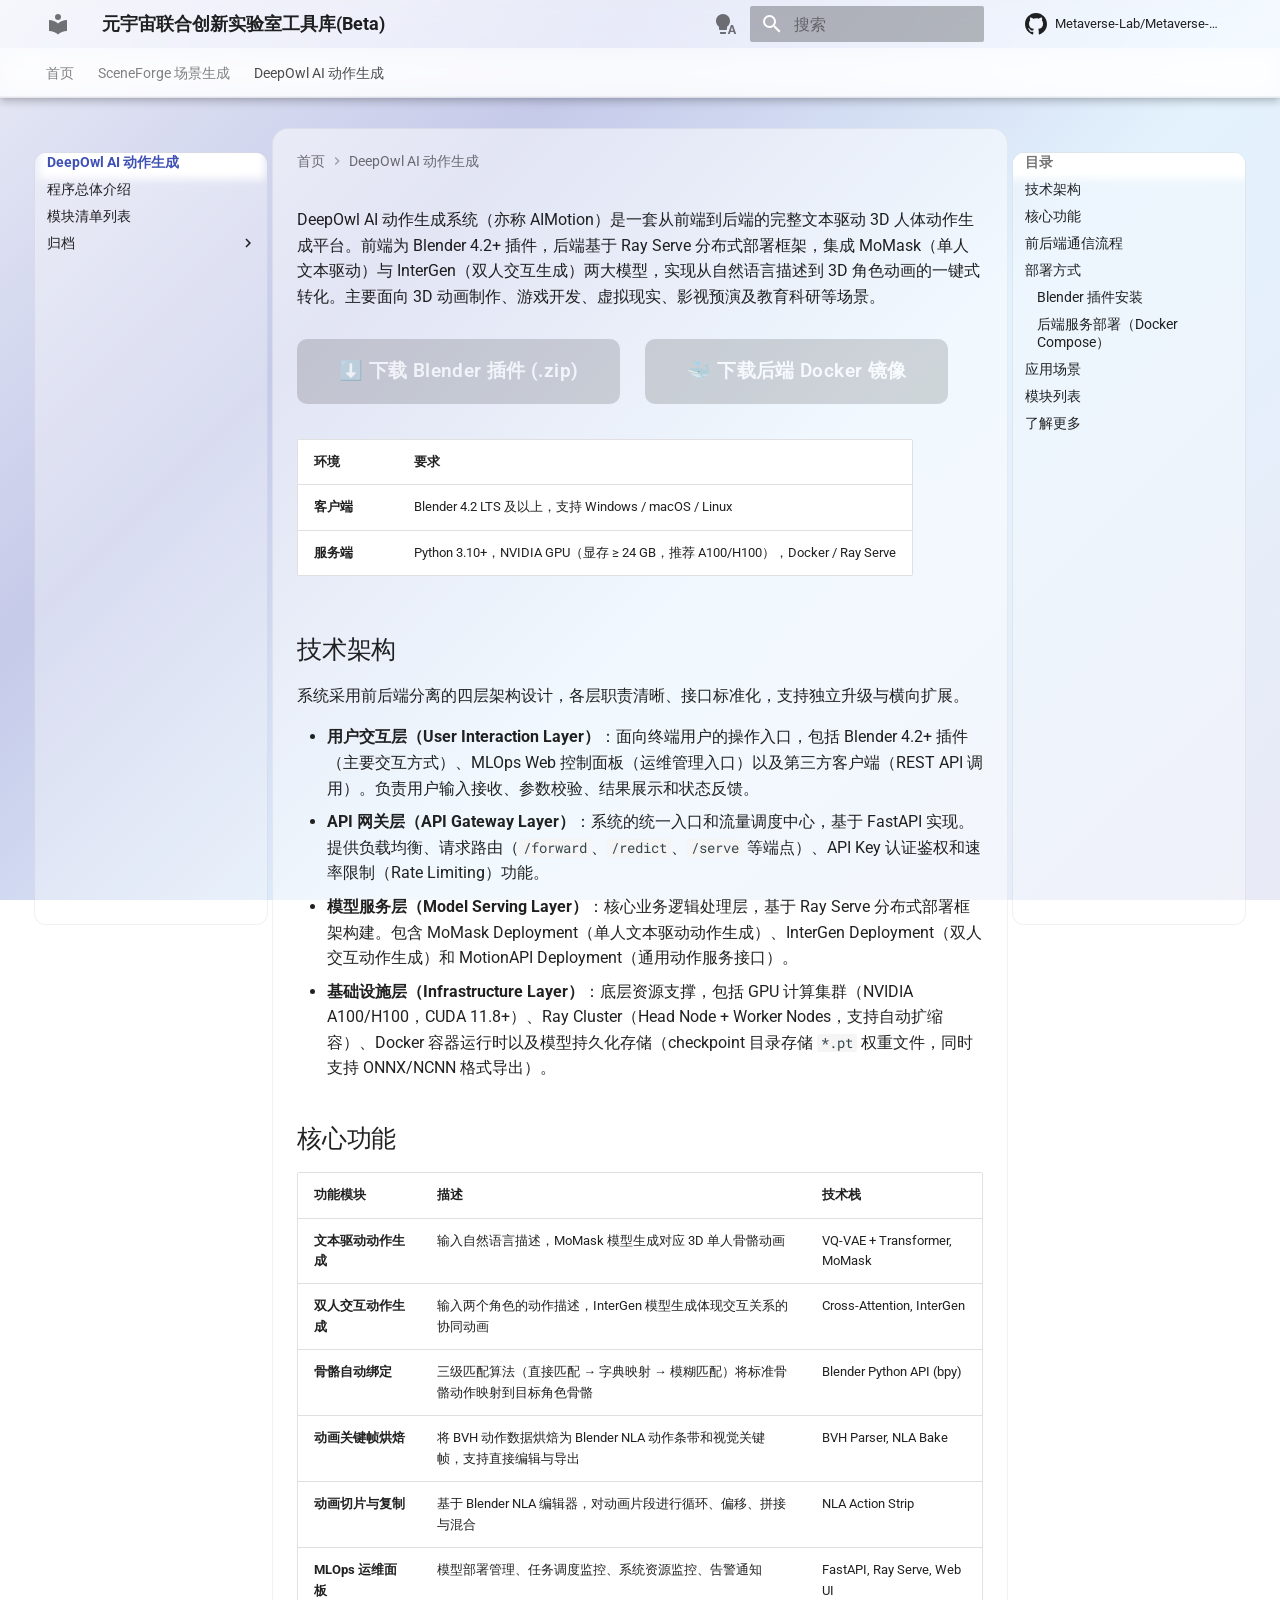
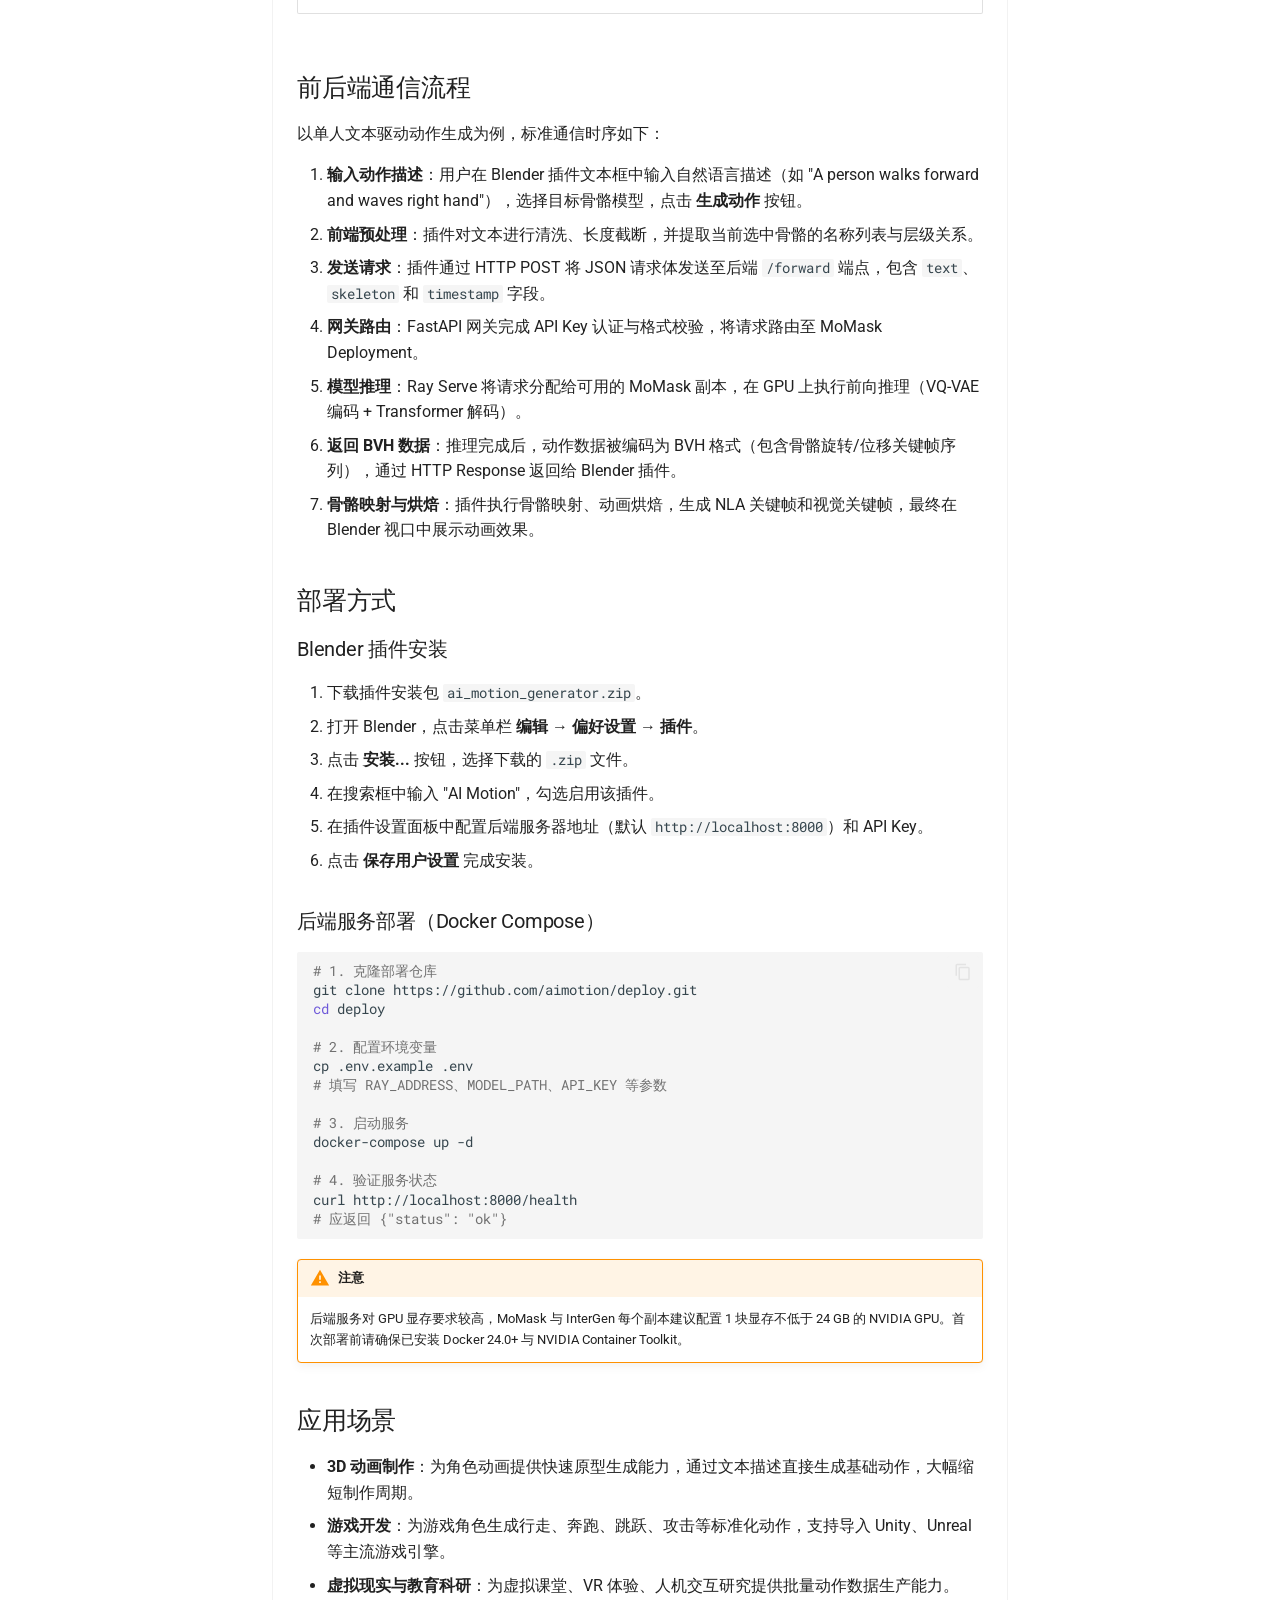
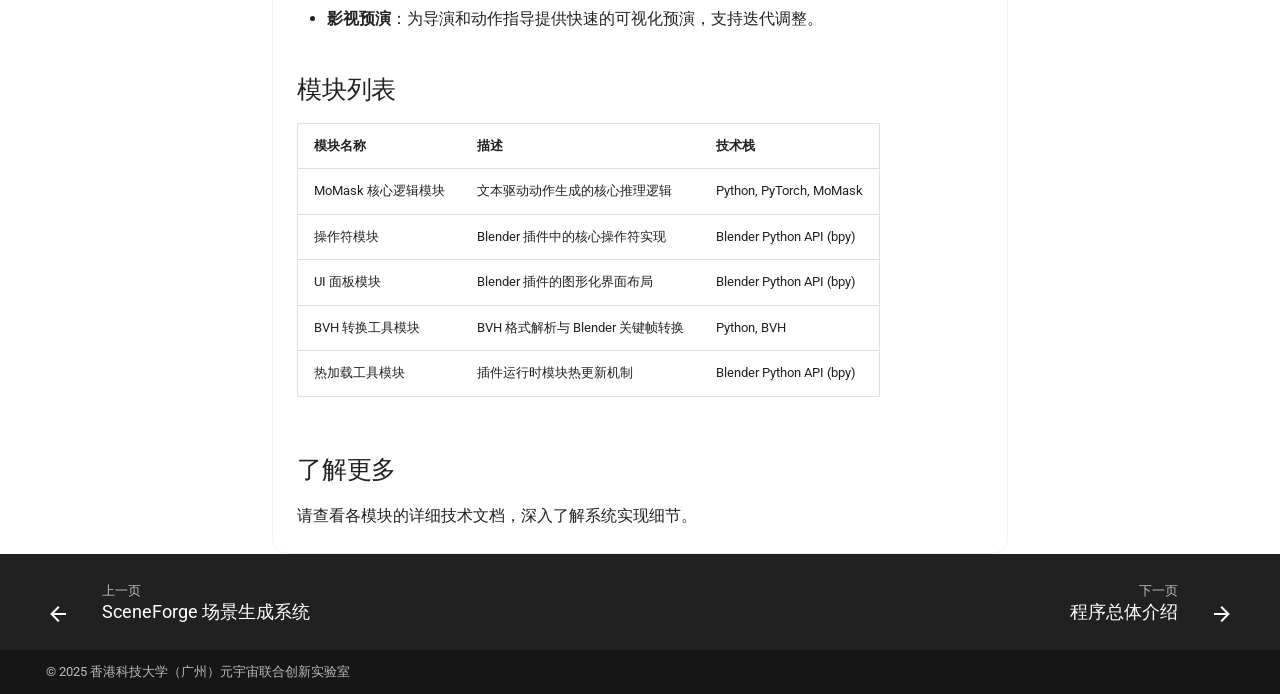
<file: momask_ai/index.html>
<!doctype html>
<html lang="zh" class="no-js">
  <head>
    
      <meta charset="utf-8">
      <meta name="viewport" content="width=device-width,initial-scale=1">
      
        <meta name="description" content="香港科技大学（广州）元宇宙联合创新实验室 — 数字人、虚拟现实、元宇宙内容生成与人工智能研究">
      
      
        <meta name="author" content="DoggyChen">
      
      
        <link rel="canonical" href="https://metaverse-lab.hkust-gz.edu.cn/momask_ai/">
      
      
        <link rel="prev" href="../sceneForge/">
      
      
        <link rel="next" href="02_overview/">
      
      
        
      
      
      <link rel="icon" href="../assets/images/favicon.png">
      <meta name="generator" content="mkdocs-1.6.1, mkdocs-material-9.7.6">
    
    
      
        <title>DeepOwl AI 动作生成系统 - 元宇宙联合创新实验室工具库(Beta)</title>
      
    
    
      <link rel="stylesheet" href="../assets/stylesheets/main.484c7ddc.min.css">
      
        
        <link rel="stylesheet" href="../assets/stylesheets/palette.ab4e12ef.min.css">
      
      


    
    
      
    
    
      
        
        
        <link rel="preconnect" href="https://fonts.gstatic.com" crossorigin>
        <link rel="stylesheet" href="https://fonts.googleapis.com/css?family=Roboto:300,300i,400,400i,700,700i%7CRoboto+Mono:400,400i,700,700i&display=fallback">
        <style>:root{--md-text-font:"Roboto";--md-code-font:"Roboto Mono"}</style>
      
    
    
      <link rel="stylesheet" href="../stylesheets/extra.css">
    
    <script>__md_scope=new URL("..",location),__md_hash=e=>[...e].reduce(((e,_)=>(e<<5)-e+_.charCodeAt(0)),0),__md_get=(e,_=localStorage,t=__md_scope)=>JSON.parse(_.getItem(t.pathname+"."+e)),__md_set=(e,_,t=localStorage,a=__md_scope)=>{try{t.setItem(a.pathname+"."+e,JSON.stringify(_))}catch(e){}}</script>
    
      

    
    
  </head>
  
  
    
    
      
    
    
    
    
    <body dir="ltr" data-md-color-scheme="default" data-md-color-primary="indigo" data-md-color-accent="indigo">
  
    
    <input class="md-toggle" data-md-toggle="drawer" type="checkbox" id="__drawer" autocomplete="off">
    <input class="md-toggle" data-md-toggle="search" type="checkbox" id="__search" autocomplete="off">
    <label class="md-overlay" for="__drawer"></label>
    <div data-md-component="skip">
      
        
        <a href="#deepowl-ai" class="md-skip">
          跳转至
        </a>
      
    </div>
    <div data-md-component="announce">
      
    </div>
    
    
      

  

<header class="md-header md-header--shadow md-header--lifted" data-md-component="header">
  <nav class="md-header__inner md-grid" aria-label="页眉">
    <a href=".." title="元宇宙联合创新实验室工具库(Beta)" class="md-header__button md-logo" aria-label="元宇宙联合创新实验室工具库(Beta)" data-md-component="logo">
      
  
  <svg xmlns="http://www.w3.org/2000/svg" viewBox="0 0 24 24"><path d="M12 8a3 3 0 0 0 3-3 3 3 0 0 0-3-3 3 3 0 0 0-3 3 3 3 0 0 0 3 3m0 3.54C9.64 9.35 6.5 8 3 8v11c3.5 0 6.64 1.35 9 3.54 2.36-2.19 5.5-3.54 9-3.54V8c-3.5 0-6.64 1.35-9 3.54"/></svg>

    </a>
    <label class="md-header__button md-icon" for="__drawer">
      
      <svg xmlns="http://www.w3.org/2000/svg" viewBox="0 0 24 24"><path d="M3 6h18v2H3zm0 5h18v2H3zm0 5h18v2H3z"/></svg>
    </label>
    <div class="md-header__title" data-md-component="header-title">
      <div class="md-header__ellipsis">
        <div class="md-header__topic">
          <span class="md-ellipsis">
            元宇宙联合创新实验室工具库(Beta)
          </span>
        </div>
        <div class="md-header__topic" data-md-component="header-topic">
          <span class="md-ellipsis">
            
              DeepOwl AI 动作生成系统
            
          </span>
        </div>
      </div>
    </div>
    
      
        <form class="md-header__option" data-md-component="palette">
  
    
    
    
    <input class="md-option" data-md-color-media="(prefers-color-scheme)" data-md-color-scheme="default" data-md-color-primary="indigo" data-md-color-accent="indigo"  aria-label="切换到浅色模式"  type="radio" name="__palette" id="__palette_0">
    
      <label class="md-header__button md-icon" title="切换到浅色模式" for="__palette_1" hidden>
        <svg xmlns="http://www.w3.org/2000/svg" viewBox="0 0 24 24"><path d="M9 2C5.13 2 2 5.13 2 9c0 2.38 1.19 4.47 3 5.74V17c0 .55.45 1 1 1h6c.55 0 1-.45 1-1v-2.26c1.81-1.27 3-3.36 3-5.74 0-3.87-3.13-7-7-7M6 21c0 .55.45 1 1 1h4c.55 0 1-.45 1-1v-1H6zm13-8h-2l-3.2 9h1.9l.7-2h3.2l.7 2h1.9zm-2.15 5.65L18 15l1.15 3.65z"/></svg>
      </label>
    
  
    
    
    
    <input class="md-option" data-md-color-media="(prefers-color-scheme: light)" data-md-color-scheme="default" data-md-color-primary="indigo" data-md-color-accent="indigo"  aria-label="切换到深色模式"  type="radio" name="__palette" id="__palette_1">
    
      <label class="md-header__button md-icon" title="切换到深色模式" for="__palette_2" hidden>
        <svg xmlns="http://www.w3.org/2000/svg" viewBox="0 0 24 24"><path d="M12 2a7 7 0 0 0-7 7c0 2.38 1.19 4.47 3 5.74V17a1 1 0 0 0 1 1h6a1 1 0 0 0 1-1v-2.26c1.81-1.27 3-3.36 3-5.74a7 7 0 0 0-7-7M9 21a1 1 0 0 0 1 1h4a1 1 0 0 0 1-1v-1H9z"/></svg>
      </label>
    
  
    
    
    
    <input class="md-option" data-md-color-media="(prefers-color-scheme: dark)" data-md-color-scheme="slate" data-md-color-primary="indigo" data-md-color-accent="indigo"  aria-label="跟随系统"  type="radio" name="__palette" id="__palette_2">
    
      <label class="md-header__button md-icon" title="跟随系统" for="__palette_0" hidden>
        <svg xmlns="http://www.w3.org/2000/svg" viewBox="0 0 24 24"><path d="M12 2a7 7 0 0 1 7 7c0 2.38-1.19 4.47-3 5.74V17a1 1 0 0 1-1 1H9a1 1 0 0 1-1-1v-2.26C6.19 13.47 5 11.38 5 9a7 7 0 0 1 7-7M9 21v-1h6v1a1 1 0 0 1-1 1h-4a1 1 0 0 1-1-1m3-17a5 5 0 0 0-5 5c0 2.05 1.23 3.81 3 4.58V16h4v-2.42c1.77-.77 3-2.53 3-4.58a5 5 0 0 0-5-5"/></svg>
      </label>
    
  
</form>
      
    
    
      <script>var palette=__md_get("__palette");if(palette&&palette.color){if("(prefers-color-scheme)"===palette.color.media){var media=matchMedia("(prefers-color-scheme: light)"),input=document.querySelector(media.matches?"[data-md-color-media='(prefers-color-scheme: light)']":"[data-md-color-media='(prefers-color-scheme: dark)']");palette.color.media=input.getAttribute("data-md-color-media"),palette.color.scheme=input.getAttribute("data-md-color-scheme"),palette.color.primary=input.getAttribute("data-md-color-primary"),palette.color.accent=input.getAttribute("data-md-color-accent")}for(var[key,value]of Object.entries(palette.color))document.body.setAttribute("data-md-color-"+key,value)}</script>
    
    
    
      
      
        <label class="md-header__button md-icon" for="__search">
          
          <svg xmlns="http://www.w3.org/2000/svg" viewBox="0 0 24 24"><path d="M9.5 3A6.5 6.5 0 0 1 16 9.5c0 1.61-.59 3.09-1.56 4.23l.27.27h.79l5 5-1.5 1.5-5-5v-.79l-.27-.27A6.52 6.52 0 0 1 9.5 16 6.5 6.5 0 0 1 3 9.5 6.5 6.5 0 0 1 9.5 3m0 2C7 5 5 7 5 9.5S7 14 9.5 14 14 12 14 9.5 12 5 9.5 5"/></svg>
        </label>
        <div class="md-search" data-md-component="search" role="dialog">
  <label class="md-search__overlay" for="__search"></label>
  <div class="md-search__inner" role="search">
    <form class="md-search__form" name="search">
      <input type="text" class="md-search__input" name="query" aria-label="搜索" placeholder="搜索" autocapitalize="off" autocorrect="off" autocomplete="off" spellcheck="false" data-md-component="search-query" required>
      <label class="md-search__icon md-icon" for="__search">
        
        <svg xmlns="http://www.w3.org/2000/svg" viewBox="0 0 24 24"><path d="M9.5 3A6.5 6.5 0 0 1 16 9.5c0 1.61-.59 3.09-1.56 4.23l.27.27h.79l5 5-1.5 1.5-5-5v-.79l-.27-.27A6.52 6.52 0 0 1 9.5 16 6.5 6.5 0 0 1 3 9.5 6.5 6.5 0 0 1 9.5 3m0 2C7 5 5 7 5 9.5S7 14 9.5 14 14 12 14 9.5 12 5 9.5 5"/></svg>
        
        <svg xmlns="http://www.w3.org/2000/svg" viewBox="0 0 24 24"><path d="M20 11v2H8l5.5 5.5-1.42 1.42L4.16 12l7.92-7.92L13.5 5.5 8 11z"/></svg>
      </label>
      <nav class="md-search__options" aria-label="查找">
        
          <a href="javascript:void(0)" class="md-search__icon md-icon" title="分享" aria-label="分享" data-clipboard data-clipboard-text="" data-md-component="search-share" tabindex="-1">
            
            <svg xmlns="http://www.w3.org/2000/svg" viewBox="0 0 24 24"><path d="M18 16.08c-.76 0-1.44.3-1.96.77L8.91 12.7c.05-.23.09-.46.09-.7s-.04-.47-.09-.7l7.05-4.11c.54.5 1.25.81 2.04.81a3 3 0 0 0 3-3 3 3 0 0 0-3-3 3 3 0 0 0-3 3c0 .24.04.47.09.7L8.04 9.81C7.5 9.31 6.79 9 6 9a3 3 0 0 0-3 3 3 3 0 0 0 3 3c.79 0 1.5-.31 2.04-.81l7.12 4.15c-.05.21-.08.43-.08.66 0 1.61 1.31 2.91 2.92 2.91s2.92-1.3 2.92-2.91A2.92 2.92 0 0 0 18 16.08"/></svg>
          </a>
        
        <button type="reset" class="md-search__icon md-icon" title="清空当前内容" aria-label="清空当前内容" tabindex="-1">
          
          <svg xmlns="http://www.w3.org/2000/svg" viewBox="0 0 24 24"><path d="M19 6.41 17.59 5 12 10.59 6.41 5 5 6.41 10.59 12 5 17.59 6.41 19 12 13.41 17.59 19 19 17.59 13.41 12z"/></svg>
        </button>
      </nav>
      
        <div class="md-search__suggest" data-md-component="search-suggest"></div>
      
    </form>
    <div class="md-search__output">
      <div class="md-search__scrollwrap" tabindex="0" data-md-scrollfix>
        <div class="md-search-result" data-md-component="search-result">
          <div class="md-search-result__meta">
            正在初始化搜索引擎
          </div>
          <ol class="md-search-result__list" role="presentation"></ol>
        </div>
      </div>
    </div>
  </div>
</div>
      
    
    
      <div class="md-header__source">
        <a href="https://github.com/Metaverse-Lab/Metaverse-Website" title="前往仓库" class="md-source" data-md-component="source">
  <div class="md-source__icon md-icon">
    
    <svg xmlns="http://www.w3.org/2000/svg" viewBox="0 0 24 24"><path d="M12 1C5.923 1 1 5.923 1 12c0 4.867 3.149 8.979 7.521 10.436.55.096.756-.233.756-.522 0-.262-.013-1.128-.013-2.049-2.764.509-3.479-.674-3.699-1.292-.124-.317-.66-1.293-1.127-1.554-.385-.207-.936-.715-.014-.729.866-.014 1.485.797 1.691 1.128.99 1.663 2.571 1.196 3.204.907.096-.715.385-1.196.701-1.471-2.448-.275-5.005-1.224-5.005-5.432 0-1.196.426-2.186 1.128-2.956-.111-.275-.496-1.402.11-2.915 0 0 .921-.288 3.024 1.128a10.2 10.2 0 0 1 2.75-.371c.936 0 1.871.123 2.75.371 2.104-1.43 3.025-1.128 3.025-1.128.605 1.513.221 2.64.111 2.915.701.77 1.127 1.747 1.127 2.956 0 4.222-2.571 5.157-5.019 5.432.399.344.743 1.004.743 2.035 0 1.471-.014 2.654-.014 3.025 0 .289.206.632.756.522C19.851 20.979 23 16.854 23 12c0-6.077-4.922-11-11-11"/></svg>
  </div>
  <div class="md-source__repository">
    Metaverse-Lab/Metaverse-Website
  </div>
</a>
      </div>
    
  </nav>
  
    
      
<nav class="md-tabs" aria-label="标签" data-md-component="tabs">
  <div class="md-grid">
    <ul class="md-tabs__list">
      
        
  
  
  
  
    <li class="md-tabs__item">
      <a href=".." class="md-tabs__link">
        
  
  
    
  
  首页

      </a>
    </li>
  

      
        
  
  
  
  
    
    
      <li class="md-tabs__item">
        <a href="../sceneForge/" class="md-tabs__link">
          
  
  
    
  
  SceneForge 场景生成

        </a>
      </li>
    
  

      
        
  
  
  
    
  
  
    
    
      <li class="md-tabs__item md-tabs__item--active">
        <a href="./" class="md-tabs__link">
          
  
  
    
  
  DeepOwl AI 动作生成

        </a>
      </li>
    
  

      
    </ul>
  </div>
</nav>
    
  
</header>
    
    <div class="md-container" data-md-component="container">
      
      
        
      
      <main class="md-main" data-md-component="main">
        <div class="md-main__inner md-grid">
          
            
              
              <div class="md-sidebar md-sidebar--primary" data-md-component="sidebar" data-md-type="navigation" >
                <div class="md-sidebar__scrollwrap">
                  <div class="md-sidebar__inner">
                    


  


<nav class="md-nav md-nav--primary md-nav--lifted" aria-label="导航栏" data-md-level="0">
  <label class="md-nav__title" for="__drawer">
    <a href=".." title="元宇宙联合创新实验室工具库(Beta)" class="md-nav__button md-logo" aria-label="元宇宙联合创新实验室工具库(Beta)" data-md-component="logo">
      
  
  <svg xmlns="http://www.w3.org/2000/svg" viewBox="0 0 24 24"><path d="M12 8a3 3 0 0 0 3-3 3 3 0 0 0-3-3 3 3 0 0 0-3 3 3 3 0 0 0 3 3m0 3.54C9.64 9.35 6.5 8 3 8v11c3.5 0 6.64 1.35 9 3.54 2.36-2.19 5.5-3.54 9-3.54V8c-3.5 0-6.64 1.35-9 3.54"/></svg>

    </a>
    元宇宙联合创新实验室工具库(Beta)
  </label>
  
    <div class="md-nav__source">
      <a href="https://github.com/Metaverse-Lab/Metaverse-Website" title="前往仓库" class="md-source" data-md-component="source">
  <div class="md-source__icon md-icon">
    
    <svg xmlns="http://www.w3.org/2000/svg" viewBox="0 0 24 24"><path d="M12 1C5.923 1 1 5.923 1 12c0 4.867 3.149 8.979 7.521 10.436.55.096.756-.233.756-.522 0-.262-.013-1.128-.013-2.049-2.764.509-3.479-.674-3.699-1.292-.124-.317-.66-1.293-1.127-1.554-.385-.207-.936-.715-.014-.729.866-.014 1.485.797 1.691 1.128.99 1.663 2.571 1.196 3.204.907.096-.715.385-1.196.701-1.471-2.448-.275-5.005-1.224-5.005-5.432 0-1.196.426-2.186 1.128-2.956-.111-.275-.496-1.402.11-2.915 0 0 .921-.288 3.024 1.128a10.2 10.2 0 0 1 2.75-.371c.936 0 1.871.123 2.75.371 2.104-1.43 3.025-1.128 3.025-1.128.605 1.513.221 2.64.111 2.915.701.77 1.127 1.747 1.127 2.956 0 4.222-2.571 5.157-5.019 5.432.399.344.743 1.004.743 2.035 0 1.471-.014 2.654-.014 3.025 0 .289.206.632.756.522C19.851 20.979 23 16.854 23 12c0-6.077-4.922-11-11-11"/></svg>
  </div>
  <div class="md-source__repository">
    Metaverse-Lab/Metaverse-Website
  </div>
</a>
    </div>
  
  <ul class="md-nav__list" data-md-scrollfix>
    
      
      
  
  
  
  
    <li class="md-nav__item">
      <a href=".." class="md-nav__link">
        
  
  
  <span class="md-ellipsis">
    
  
    首页
  

    
  </span>
  
  

      </a>
    </li>
  

    
      
      
  
  
  
  
    
    
      
        
          
        
      
    
    
    
      
      
    
    
    <li class="md-nav__item md-nav__item--nested">
      
        
        
        <input class="md-nav__toggle md-toggle " type="checkbox" id="__nav_2" >
        
          
          <div class="md-nav__link md-nav__container">
            <a href="../sceneForge/" class="md-nav__link ">
              
  
  
  <span class="md-ellipsis">
    
  
    SceneForge 场景生成
  

    
  </span>
  
  

            </a>
            
          </div>
        
        <nav class="md-nav" data-md-level="1" aria-labelledby="__nav_2_label" aria-expanded="false">
          <label class="md-nav__title" for="__nav_2">
            <span class="md-nav__icon md-icon"></span>
            
  
    SceneForge 场景生成
  

          </label>
          <ul class="md-nav__list" data-md-scrollfix>
            
              
            
          </ul>
        </nav>
      
    </li>
  

    
      
      
  
  
    
  
  
  
    
    
      
        
          
        
      
        
      
        
      
        
      
    
    
    
      
        
        
      
      
    
    
    <li class="md-nav__item md-nav__item--active md-nav__item--section md-nav__item--nested">
      
        
        
        <input class="md-nav__toggle md-toggle " type="checkbox" id="__nav_3" checked>
        
          
          <div class="md-nav__link md-nav__container">
            <a href="./" class="md-nav__link md-nav__link--active">
              
  
  
  <span class="md-ellipsis">
    
  
    DeepOwl AI 动作生成
  

    
  </span>
  
  

            </a>
            
              
              <label class="md-nav__link md-nav__link--active" for="__nav_3" id="__nav_3_label" tabindex="">
                <span class="md-nav__icon md-icon"></span>
              </label>
            
          </div>
        
        <nav class="md-nav" data-md-level="1" aria-labelledby="__nav_3_label" aria-expanded="true">
          <label class="md-nav__title" for="__nav_3">
            <span class="md-nav__icon md-icon"></span>
            
  
    DeepOwl AI 动作生成
  

          </label>
          <ul class="md-nav__list" data-md-scrollfix>
            
              
            
              
                
  
  
  
  
    <li class="md-nav__item">
      <a href="02_overview/" class="md-nav__link">
        
  
  
  <span class="md-ellipsis">
    
  
    程序总体介绍
  

    
  </span>
  
  

      </a>
    </li>
  

              
            
              
                
  
  
  
  
    <li class="md-nav__item">
      <a href="03_module_list/" class="md-nav__link">
        
  
  
  <span class="md-ellipsis">
    
  
    模块清单列表
  

    
  </span>
  
  

      </a>
    </li>
  

              
            
              
                
  
  
  
  
    
    
      
        
      
    
    
    
      
      
    
    
    <li class="md-nav__item md-nav__item--nested">
      
        
        
        <input class="md-nav__toggle md-toggle " type="checkbox" id="__nav_3_4" >
        
          
          <label class="md-nav__link" for="__nav_3_4" id="__nav_3_4_label" tabindex="0">
            
  
  
  <span class="md-ellipsis">
    
  
    归档
  

    
  </span>
  
  

            <span class="md-nav__icon md-icon"></span>
          </label>
        
        <nav class="md-nav" data-md-level="2" aria-labelledby="__nav_3_4_label" aria-expanded="false">
          <label class="md-nav__title" for="__nav_3_4">
            <span class="md-nav__icon md-icon"></span>
            
  
    归档
  

          </label>
          <ul class="md-nav__list" data-md-scrollfix>
            
              
                
  
  
  
  
    
    
      
        
      
        
      
        
      
        
      
        
      
    
    
    
      
      
    
    
    <li class="md-nav__item md-nav__item--nested">
      
        
        
        <input class="md-nav__toggle md-toggle " type="checkbox" id="__nav_3_4_1" >
        
          
          <label class="md-nav__link" for="__nav_3_4_1" id="__nav_3_4_1_label" tabindex="0">
            
  
  
  <span class="md-ellipsis">
    
  
    模块开发技术文档
  

    
  </span>
  
  

            <span class="md-nav__icon md-icon"></span>
          </label>
        
        <nav class="md-nav" data-md-level="3" aria-labelledby="__nav_3_4_1_label" aria-expanded="false">
          <label class="md-nav__title" for="__nav_3_4_1">
            <span class="md-nav__icon md-icon"></span>
            
  
    模块开发技术文档
  

          </label>
          <ul class="md-nav__list" data-md-scrollfix>
            
              
                
  
  
  
  
    <li class="md-nav__item">
      <a href="04_1_momask_logic/" class="md-nav__link">
        
  
  
  <span class="md-ellipsis">
    
  
    MoMask 核心逻辑模块
  

    
  </span>
  
  

      </a>
    </li>
  

              
            
              
                
  
  
  
  
    <li class="md-nav__item">
      <a href="04_2_addon_operators/" class="md-nav__link">
        
  
  
  <span class="md-ellipsis">
    
  
    操作符模块
  

    
  </span>
  
  

      </a>
    </li>
  

              
            
              
                
  
  
  
  
    <li class="md-nav__item">
      <a href="04_3_addon_panels/" class="md-nav__link">
        
  
  
  <span class="md-ellipsis">
    
  
    UI 面板模块
  

    
  </span>
  
  

      </a>
    </li>
  

              
            
              
                
  
  
  
  
    <li class="md-nav__item">
      <a href="04_4_bvhtransformer/" class="md-nav__link">
        
  
  
  <span class="md-ellipsis">
    
  
    BVH 转换工具模块
  

    
  </span>
  
  

      </a>
    </li>
  

              
            
              
                
  
  
  
  
    <li class="md-nav__item">
      <a href="04_5_hotload/" class="md-nav__link">
        
  
  
  <span class="md-ellipsis">
    
  
    热加载工具模块
  

    
  </span>
  
  

      </a>
    </li>
  

              
            
          </ul>
        </nav>
      
    </li>
  

              
            
          </ul>
        </nav>
      
    </li>
  

              
            
          </ul>
        </nav>
      
    </li>
  

    
  </ul>
</nav>
                  </div>
                </div>
              </div>
            
            
              
              <div class="md-sidebar md-sidebar--secondary" data-md-component="sidebar" data-md-type="toc" >
                <div class="md-sidebar__scrollwrap">
                  <div class="md-sidebar__inner">
                    

<nav class="md-nav md-nav--secondary" aria-label="目录">
  
  
  
    
  
  
    <label class="md-nav__title" for="__toc">
      <span class="md-nav__icon md-icon"></span>
      目录
    </label>
    <ul class="md-nav__list" data-md-component="toc" data-md-scrollfix>
      
        <li class="md-nav__item">
  <a href="#_1" class="md-nav__link">
    <span class="md-ellipsis">
      
        技术架构
      
    </span>
  </a>
  
</li>
      
        <li class="md-nav__item">
  <a href="#_2" class="md-nav__link">
    <span class="md-ellipsis">
      
        核心功能
      
    </span>
  </a>
  
</li>
      
        <li class="md-nav__item">
  <a href="#_3" class="md-nav__link">
    <span class="md-ellipsis">
      
        前后端通信流程
      
    </span>
  </a>
  
</li>
      
        <li class="md-nav__item">
  <a href="#_4" class="md-nav__link">
    <span class="md-ellipsis">
      
        部署方式
      
    </span>
  </a>
  
    <nav class="md-nav" aria-label="部署方式">
      <ul class="md-nav__list">
        
          <li class="md-nav__item">
  <a href="#blender" class="md-nav__link">
    <span class="md-ellipsis">
      
        Blender 插件安装
      
    </span>
  </a>
  
</li>
        
          <li class="md-nav__item">
  <a href="#docker-compose" class="md-nav__link">
    <span class="md-ellipsis">
      
        后端服务部署（Docker Compose）
      
    </span>
  </a>
  
</li>
        
      </ul>
    </nav>
  
</li>
      
        <li class="md-nav__item">
  <a href="#_5" class="md-nav__link">
    <span class="md-ellipsis">
      
        应用场景
      
    </span>
  </a>
  
</li>
      
        <li class="md-nav__item">
  <a href="#_6" class="md-nav__link">
    <span class="md-ellipsis">
      
        模块列表
      
    </span>
  </a>
  
</li>
      
        <li class="md-nav__item">
  <a href="#_7" class="md-nav__link">
    <span class="md-ellipsis">
      
        了解更多
      
    </span>
  </a>
  
</li>
      
    </ul>
  
</nav>
                  </div>
                </div>
              </div>
            
          
          
            <div class="md-content" data-md-component="content">
              
                



  


  <nav class="md-path" aria-label="导航栏" >
    <ol class="md-path__list">
      
        
  
  
    <li class="md-path__item">
      <a href=".." class="md-path__link">
        
  <span class="md-ellipsis">
    首页
  </span>

      </a>
    </li>
  

      
      
        
  
  
    
    
      <li class="md-path__item">
        <a href="./" class="md-path__link">
          
  <span class="md-ellipsis">
    DeepOwl AI 动作生成
  </span>

        </a>
      </li>
    
  

      
    </ol>
  </nav>

              
              <article class="md-content__inner md-typeset">
                
                  


  
  


<h1 id="deepowl-ai">DeepOwl AI 动作生成系统<a class="headerlink" href="#deepowl-ai" title="Permanent link">&para;</a></h1>
<p>DeepOwl AI 动作生成系统（亦称 AIMotion）是一套从前端到后端的完整文本驱动 3D 人体动作生成平台。前端为 Blender 4.2+ 插件，后端基于 Ray Serve 分布式部署框架，集成 MoMask（单人文本驱动）与 InterGen（双人交互生成）两大模型，实现从自然语言描述到 3D 角色动画的一键式转化。主要面向 3D 动画制作、游戏开发、虚拟现实、影视预演及教育科研等场景。</p>
<div class="download-buttons">
  <a class="md-button md-button--disabled">⬇️ 下载 Blender 插件 (.zip)</a>
  <a class="md-button md-button--disabled">🐳 下载后端 Docker 镜像</a>
</div>

<table>
<thead>
<tr>
<th style="text-align: left;">环境</th>
<th style="text-align: left;">要求</th>
</tr>
</thead>
<tbody>
<tr>
<td style="text-align: left;"><strong>客户端</strong></td>
<td style="text-align: left;">Blender 4.2 LTS 及以上，支持 Windows / macOS / Linux</td>
</tr>
<tr>
<td style="text-align: left;"><strong>服务端</strong></td>
<td style="text-align: left;">Python 3.10+，NVIDIA GPU（显存 ≥ 24 GB，推荐 A100/H100），Docker / Ray Serve</td>
</tr>
</tbody>
</table>
<h2 id="_1">技术架构<a class="headerlink" href="#_1" title="Permanent link">&para;</a></h2>
<p>系统采用前后端分离的四层架构设计，各层职责清晰、接口标准化，支持独立升级与横向扩展。</p>
<ul>
<li><strong>用户交互层（User Interaction Layer）</strong>：面向终端用户的操作入口，包括 Blender 4.2+ 插件（主要交互方式）、MLOps Web 控制面板（运维管理入口）以及第三方客户端（REST API 调用）。负责用户输入接收、参数校验、结果展示和状态反馈。</li>
<li><strong>API 网关层（API Gateway Layer）</strong>：系统的统一入口和流量调度中心，基于 FastAPI 实现。提供负载均衡、请求路由（<code>/forward</code>、<code>/redict</code>、<code>/serve</code> 等端点）、API Key 认证鉴权和速率限制（Rate Limiting）功能。</li>
<li><strong>模型服务层（Model Serving Layer）</strong>：核心业务逻辑处理层，基于 Ray Serve 分布式部署框架构建。包含 MoMask Deployment（单人文本驱动动作生成）、InterGen Deployment（双人交互动作生成）和 MotionAPI Deployment（通用动作服务接口）。</li>
<li><strong>基础设施层（Infrastructure Layer）</strong>：底层资源支撑，包括 GPU 计算集群（NVIDIA A100/H100，CUDA 11.8+）、Ray Cluster（Head Node + Worker Nodes，支持自动扩缩容）、Docker 容器运行时以及模型持久化存储（checkpoint 目录存储 <code>*.pt</code> 权重文件，同时支持 ONNX/NCNN 格式导出）。</li>
</ul>
<h2 id="_2">核心功能<a class="headerlink" href="#_2" title="Permanent link">&para;</a></h2>
<table>
<thead>
<tr>
<th style="text-align: left;">功能模块</th>
<th style="text-align: left;">描述</th>
<th style="text-align: left;">技术栈</th>
</tr>
</thead>
<tbody>
<tr>
<td style="text-align: left;"><strong>文本驱动动作生成</strong></td>
<td style="text-align: left;">输入自然语言描述，MoMask 模型生成对应 3D 单人骨骼动画</td>
<td style="text-align: left;">VQ-VAE + Transformer, MoMask</td>
</tr>
<tr>
<td style="text-align: left;"><strong>双人交互动作生成</strong></td>
<td style="text-align: left;">输入两个角色的动作描述，InterGen 模型生成体现交互关系的协同动画</td>
<td style="text-align: left;">Cross-Attention, InterGen</td>
</tr>
<tr>
<td style="text-align: left;"><strong>骨骼自动绑定</strong></td>
<td style="text-align: left;">三级匹配算法（直接匹配 → 字典映射 → 模糊匹配）将标准骨骼动作映射到目标角色骨骼</td>
<td style="text-align: left;">Blender Python API (bpy)</td>
</tr>
<tr>
<td style="text-align: left;"><strong>动画关键帧烘焙</strong></td>
<td style="text-align: left;">将 BVH 动作数据烘焙为 Blender NLA 动作条带和视觉关键帧，支持直接编辑与导出</td>
<td style="text-align: left;">BVH Parser, NLA Bake</td>
</tr>
<tr>
<td style="text-align: left;"><strong>动画切片与复制</strong></td>
<td style="text-align: left;">基于 Blender NLA 编辑器，对动画片段进行循环、偏移、拼接与混合</td>
<td style="text-align: left;">NLA Action Strip</td>
</tr>
<tr>
<td style="text-align: left;"><strong>MLOps 运维面板</strong></td>
<td style="text-align: left;">模型部署管理、任务调度监控、系统资源监控、告警通知</td>
<td style="text-align: left;">FastAPI, Ray Serve, Web UI</td>
</tr>
</tbody>
</table>
<h2 id="_3">前后端通信流程<a class="headerlink" href="#_3" title="Permanent link">&para;</a></h2>
<p>以单人文本驱动动作生成为例，标准通信时序如下：</p>
<ol>
<li><strong>输入动作描述</strong>：用户在 Blender 插件文本框中输入自然语言描述（如 "A person walks forward and waves right hand"），选择目标骨骼模型，点击 <strong>生成动作</strong> 按钮。</li>
<li><strong>前端预处理</strong>：插件对文本进行清洗、长度截断，并提取当前选中骨骼的名称列表与层级关系。</li>
<li><strong>发送请求</strong>：插件通过 HTTP POST 将 JSON 请求体发送至后端 <code>/forward</code> 端点，包含 <code>text</code>、<code>skeleton</code> 和 <code>timestamp</code> 字段。</li>
<li><strong>网关路由</strong>：FastAPI 网关完成 API Key 认证与格式校验，将请求路由至 MoMask Deployment。</li>
<li><strong>模型推理</strong>：Ray Serve 将请求分配给可用的 MoMask 副本，在 GPU 上执行前向推理（VQ-VAE 编码 + Transformer 解码）。</li>
<li><strong>返回 BVH 数据</strong>：推理完成后，动作数据被编码为 BVH 格式（包含骨骼旋转/位移关键帧序列），通过 HTTP Response 返回给 Blender 插件。</li>
<li><strong>骨骼映射与烘焙</strong>：插件执行骨骼映射、动画烘焙，生成 NLA 关键帧和视觉关键帧，最终在 Blender 视口中展示动画效果。</li>
</ol>
<h2 id="_4">部署方式<a class="headerlink" href="#_4" title="Permanent link">&para;</a></h2>
<h3 id="blender">Blender 插件安装<a class="headerlink" href="#blender" title="Permanent link">&para;</a></h3>
<ol>
<li>下载插件安装包 <code>ai_motion_generator.zip</code>。</li>
<li>打开 Blender，点击菜单栏 <strong>编辑 → 偏好设置 → 插件</strong>。</li>
<li>点击 <strong>安装...</strong> 按钮，选择下载的 <code>.zip</code> 文件。</li>
<li>在搜索框中输入 "AI Motion"，勾选启用该插件。</li>
<li>在插件设置面板中配置后端服务器地址（默认 <code>http://localhost:8000</code>）和 API Key。</li>
<li>点击 <strong>保存用户设置</strong> 完成安装。</li>
</ol>
<h3 id="docker-compose">后端服务部署（Docker Compose）<a class="headerlink" href="#docker-compose" title="Permanent link">&para;</a></h3>
<div class="language-bash highlight"><pre><span></span><code><span id="__span-0-1"><a id="__codelineno-0-1" name="__codelineno-0-1" href="#__codelineno-0-1"></a><span class="c1"># 1. 克隆部署仓库</span>
</span><span id="__span-0-2"><a id="__codelineno-0-2" name="__codelineno-0-2" href="#__codelineno-0-2"></a>git<span class="w"> </span>clone<span class="w"> </span>https://github.com/aimotion/deploy.git
</span><span id="__span-0-3"><a id="__codelineno-0-3" name="__codelineno-0-3" href="#__codelineno-0-3"></a><span class="nb">cd</span><span class="w"> </span>deploy
</span><span id="__span-0-4"><a id="__codelineno-0-4" name="__codelineno-0-4" href="#__codelineno-0-4"></a>
</span><span id="__span-0-5"><a id="__codelineno-0-5" name="__codelineno-0-5" href="#__codelineno-0-5"></a><span class="c1"># 2. 配置环境变量</span>
</span><span id="__span-0-6"><a id="__codelineno-0-6" name="__codelineno-0-6" href="#__codelineno-0-6"></a>cp<span class="w"> </span>.env.example<span class="w"> </span>.env
</span><span id="__span-0-7"><a id="__codelineno-0-7" name="__codelineno-0-7" href="#__codelineno-0-7"></a><span class="c1"># 填写 RAY_ADDRESS、MODEL_PATH、API_KEY 等参数</span>
</span><span id="__span-0-8"><a id="__codelineno-0-8" name="__codelineno-0-8" href="#__codelineno-0-8"></a>
</span><span id="__span-0-9"><a id="__codelineno-0-9" name="__codelineno-0-9" href="#__codelineno-0-9"></a><span class="c1"># 3. 启动服务</span>
</span><span id="__span-0-10"><a id="__codelineno-0-10" name="__codelineno-0-10" href="#__codelineno-0-10"></a>docker-compose<span class="w"> </span>up<span class="w"> </span>-d
</span><span id="__span-0-11"><a id="__codelineno-0-11" name="__codelineno-0-11" href="#__codelineno-0-11"></a>
</span><span id="__span-0-12"><a id="__codelineno-0-12" name="__codelineno-0-12" href="#__codelineno-0-12"></a><span class="c1"># 4. 验证服务状态</span>
</span><span id="__span-0-13"><a id="__codelineno-0-13" name="__codelineno-0-13" href="#__codelineno-0-13"></a>curl<span class="w"> </span>http://localhost:8000/health
</span><span id="__span-0-14"><a id="__codelineno-0-14" name="__codelineno-0-14" href="#__codelineno-0-14"></a><span class="c1"># 应返回 {&quot;status&quot;: &quot;ok&quot;}</span>
</span></code></pre></div>
<div class="admonition warning">
<p class="admonition-title">注意</p>
<p>后端服务对 GPU 显存要求较高，MoMask 与 InterGen 每个副本建议配置 1 块显存不低于 24 GB 的 NVIDIA GPU。首次部署前请确保已安装 Docker 24.0+ 与 NVIDIA Container Toolkit。</p>
</div>
<h2 id="_5">应用场景<a class="headerlink" href="#_5" title="Permanent link">&para;</a></h2>
<ul>
<li><strong>3D 动画制作</strong>：为角色动画提供快速原型生成能力，通过文本描述直接生成基础动作，大幅缩短制作周期。</li>
<li><strong>游戏开发</strong>：为游戏角色生成行走、奔跑、跳跃、攻击等标准化动作，支持导入 Unity、Unreal 等主流游戏引擎。</li>
<li><strong>虚拟现实与教育科研</strong>：为虚拟课堂、VR 体验、人机交互研究提供批量动作数据生产能力。</li>
<li><strong>影视预演</strong>：为导演和动作指导提供快速的可视化预演，支持迭代调整。</li>
</ul>
<h2 id="_6">模块列表<a class="headerlink" href="#_6" title="Permanent link">&para;</a></h2>
<table>
<thead>
<tr>
<th style="text-align: left;">模块名称</th>
<th style="text-align: left;">描述</th>
<th style="text-align: left;">技术栈</th>
</tr>
</thead>
<tbody>
<tr>
<td style="text-align: left;">MoMask 核心逻辑模块</td>
<td style="text-align: left;">文本驱动动作生成的核心推理逻辑</td>
<td style="text-align: left;">Python, PyTorch, MoMask</td>
</tr>
<tr>
<td style="text-align: left;">操作符模块</td>
<td style="text-align: left;">Blender 插件中的核心操作符实现</td>
<td style="text-align: left;">Blender Python API (bpy)</td>
</tr>
<tr>
<td style="text-align: left;">UI 面板模块</td>
<td style="text-align: left;">Blender 插件的图形化界面布局</td>
<td style="text-align: left;">Blender Python API (bpy)</td>
</tr>
<tr>
<td style="text-align: left;">BVH 转换工具模块</td>
<td style="text-align: left;">BVH 格式解析与 Blender 关键帧转换</td>
<td style="text-align: left;">Python, BVH</td>
</tr>
<tr>
<td style="text-align: left;">热加载工具模块</td>
<td style="text-align: left;">插件运行时模块热更新机制</td>
<td style="text-align: left;">Blender Python API (bpy)</td>
</tr>
</tbody>
</table>
<h2 id="_7">了解更多<a class="headerlink" href="#_7" title="Permanent link">&para;</a></h2>
<p>请查看各模块的详细技术文档，深入了解系统实现细节。</p>












                
              </article>
            </div>
          
          
  <script>var tabs=__md_get("__tabs");if(Array.isArray(tabs))e:for(var set of document.querySelectorAll(".tabbed-set")){var labels=set.querySelector(".tabbed-labels");for(var tab of tabs)for(var label of labels.getElementsByTagName("label"))if(label.innerText.trim()===tab){var input=document.getElementById(label.htmlFor);input.checked=!0;continue e}}</script>

<script>var target=document.getElementById(location.hash.slice(1));target&&target.name&&(target.checked=target.name.startsWith("__tabbed_"))</script>
        </div>
        
          <button type="button" class="md-top md-icon" data-md-component="top" hidden>
  
  <svg xmlns="http://www.w3.org/2000/svg" viewBox="0 0 24 24"><path d="M13 20h-2V8l-5.5 5.5-1.42-1.42L12 4.16l7.92 7.92-1.42 1.42L13 8z"/></svg>
  回到页面顶部
</button>
        
      </main>
      
        <footer class="md-footer">
  
    
      
      <nav class="md-footer__inner md-grid" aria-label="页脚" >
        
          
          <a href="../sceneForge/" class="md-footer__link md-footer__link--prev" aria-label="上一页: SceneForge 场景生成系统">
            <div class="md-footer__button md-icon">
              
              <svg xmlns="http://www.w3.org/2000/svg" viewBox="0 0 24 24"><path d="M20 11v2H8l5.5 5.5-1.42 1.42L4.16 12l7.92-7.92L13.5 5.5 8 11z"/></svg>
            </div>
            <div class="md-footer__title">
              <span class="md-footer__direction">
                上一页
              </span>
              <div class="md-ellipsis">
                SceneForge 场景生成系统
              </div>
            </div>
          </a>
        
        
          
          <a href="02_overview/" class="md-footer__link md-footer__link--next" aria-label="下一页: 程序总体介绍">
            <div class="md-footer__title">
              <span class="md-footer__direction">
                下一页
              </span>
              <div class="md-ellipsis">
                程序总体介绍
              </div>
            </div>
            <div class="md-footer__button md-icon">
              
              <svg xmlns="http://www.w3.org/2000/svg" viewBox="0 0 24 24"><path d="M4 11v2h12l-5.5 5.5 1.42 1.42L19.84 12l-7.92-7.92L10.5 5.5 16 11z"/></svg>
            </div>
          </a>
        
      </nav>
    
  
  <div class="md-footer-meta md-typeset">
    <div class="md-footer-meta__inner md-grid">
      <div class="md-copyright">
    <div class="md-copyright__highlight">
        &copy; 2025 <a href="https://bunnychen.top/about/MetaverseJointInnovationLaboratory/" target="_blank" rel="noopener">香港科技大学（广州）元宇宙联合创新实验室</a>
    </div>
    
</div>
      
    </div>
  </div>
</footer>
      
    </div>
    <div class="md-dialog" data-md-component="dialog">
      <div class="md-dialog__inner md-typeset"></div>
    </div>
    
      <div class="md-progress" data-md-component="progress" role="progressbar"></div>
    
    
    
      
      
      <script id="__config" type="application/json">{"annotate": null, "base": "..", "features": ["content.code.annotate", "content.code.copy", "content.footnote.tooltips", "content.tabs.link", "content.tooltips", "navigation.footer", "navigation.indexes", "navigation.instant", "navigation.instant.prefetch", "navigation.instant.progress", "navigation.path", "navigation.tabs", "navigation.tabs.sticky", "navigation.top", "navigation.tracking", "search.highlight", "search.share", "search.suggest", "toc.follow"], "search": "../assets/javascripts/workers/search.2c215733.min.js", "tags": null, "translations": {"clipboard.copied": "\u5df2\u590d\u5236", "clipboard.copy": "\u590d\u5236", "search.result.more.one": "\u5728\u8be5\u9875\u4e0a\u8fd8\u6709 1 \u4e2a\u7b26\u5408\u6761\u4ef6\u7684\u7ed3\u679c", "search.result.more.other": "\u5728\u8be5\u9875\u4e0a\u8fd8\u6709 # \u4e2a\u7b26\u5408\u6761\u4ef6\u7684\u7ed3\u679c", "search.result.none": "\u6ca1\u6709\u627e\u5230\u7b26\u5408\u6761\u4ef6\u7684\u7ed3\u679c", "search.result.one": "\u627e\u5230 1 \u4e2a\u7b26\u5408\u6761\u4ef6\u7684\u7ed3\u679c", "search.result.other": "# \u4e2a\u7b26\u5408\u6761\u4ef6\u7684\u7ed3\u679c", "search.result.placeholder": "\u952e\u5165\u4ee5\u5f00\u59cb\u641c\u7d22", "search.result.term.missing": "\u7f3a\u5c11", "select.version": "\u9009\u62e9\u5f53\u524d\u7248\u672c"}, "version": null}</script>
    
    
      <script src="../assets/javascripts/bundle.79ae519e.min.js"></script>
      
    
  </body>
</html>
</file>
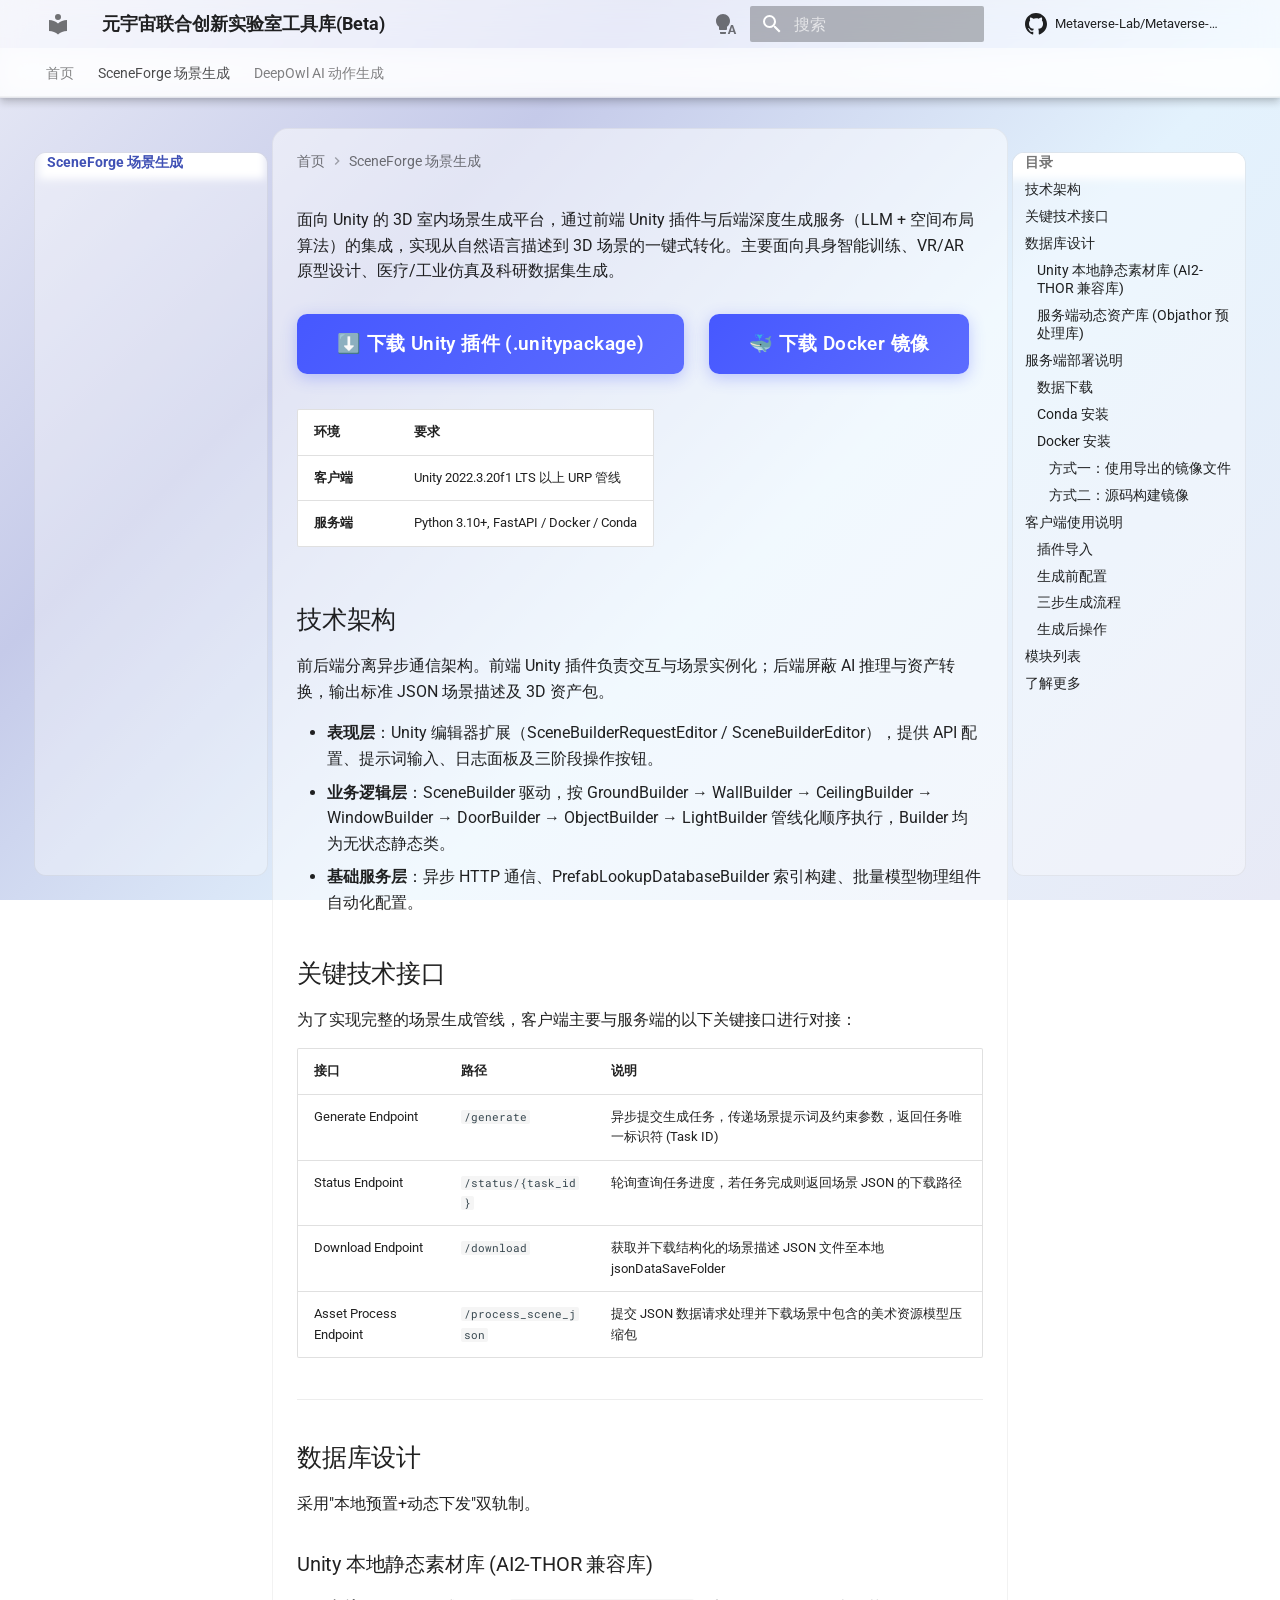
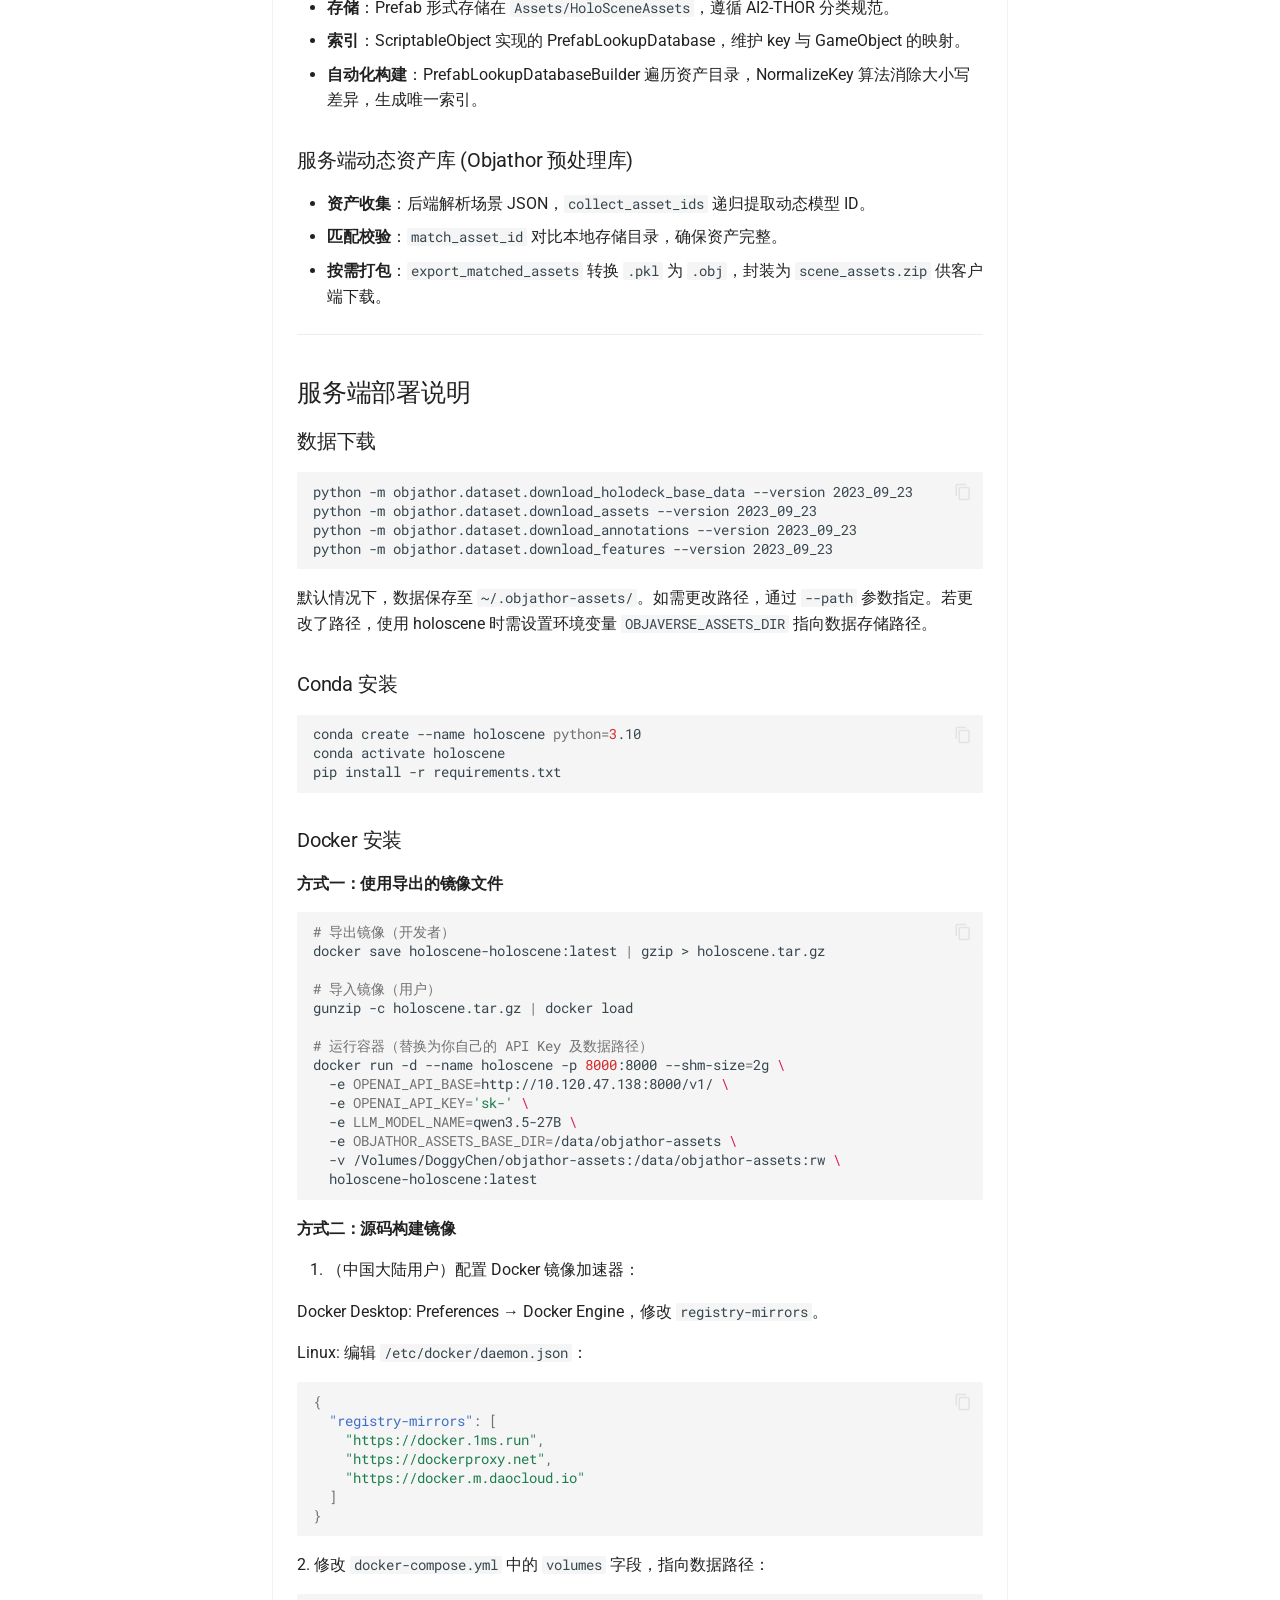
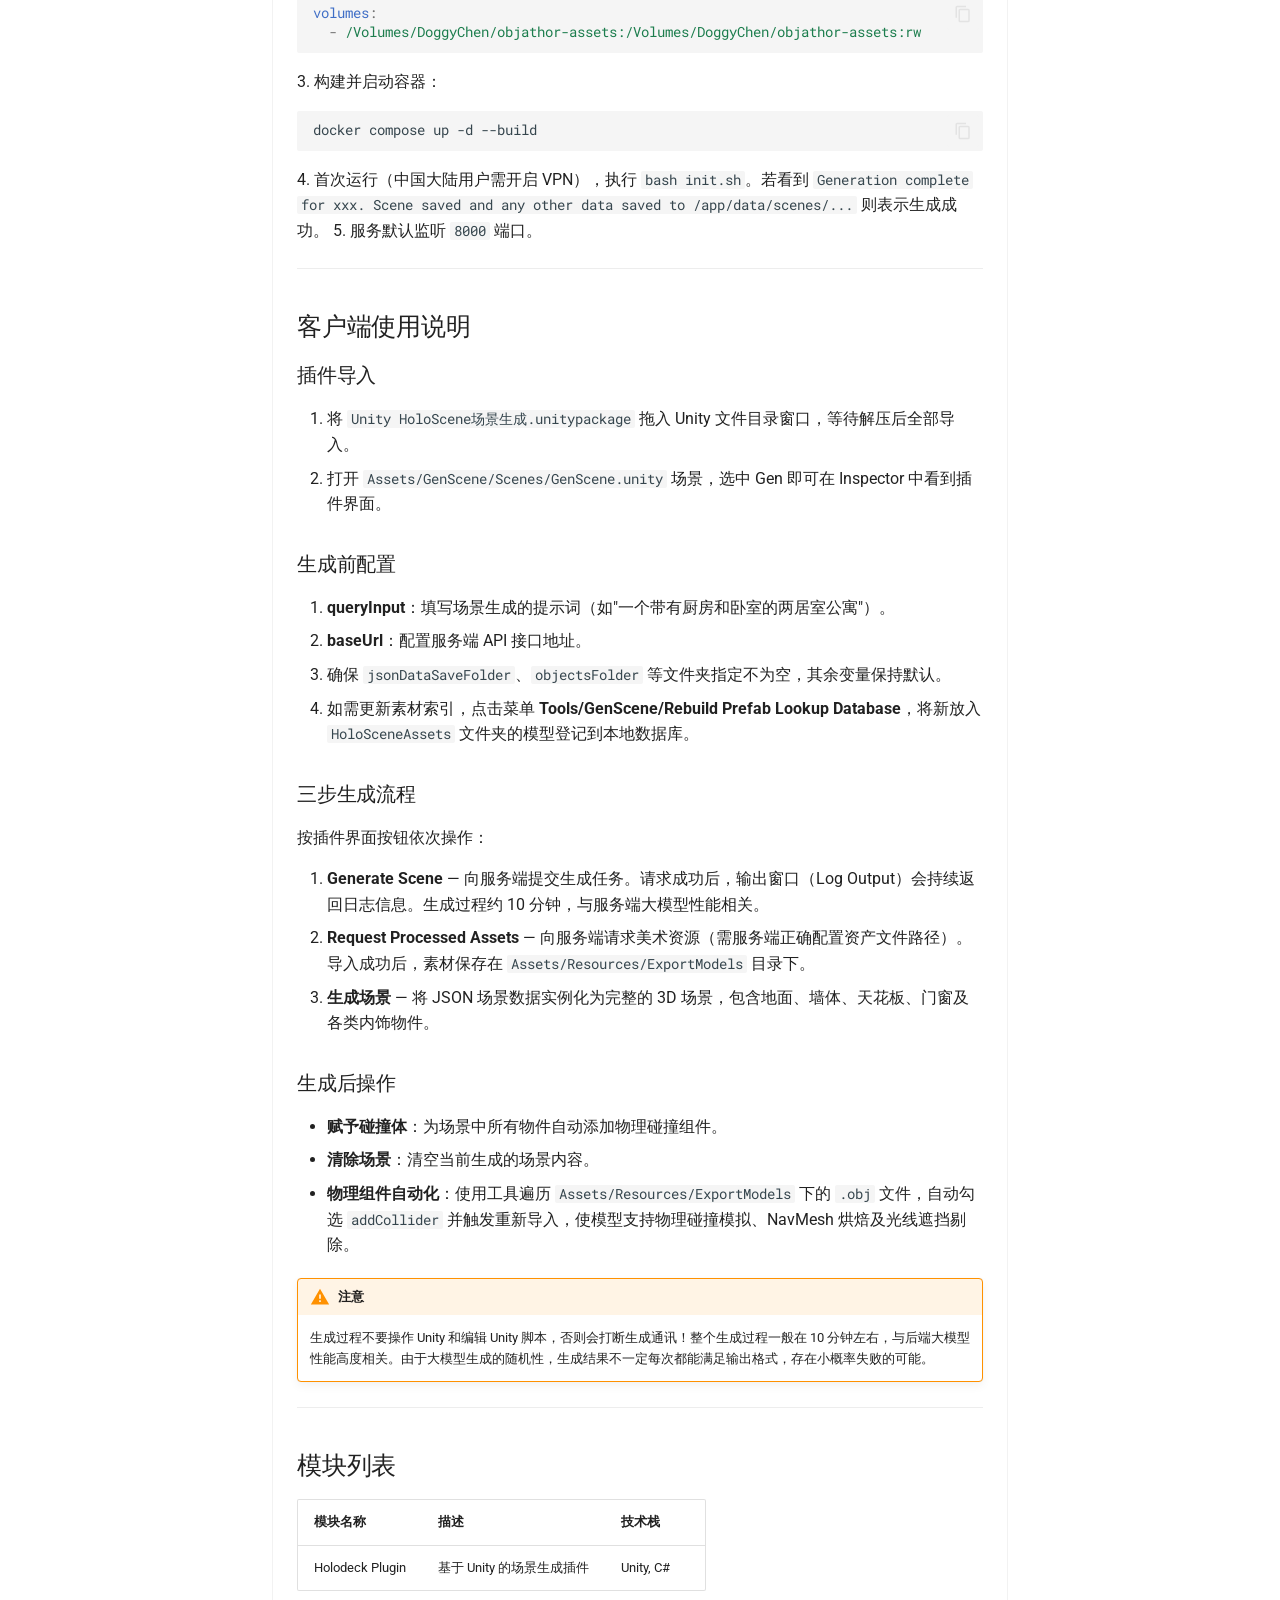
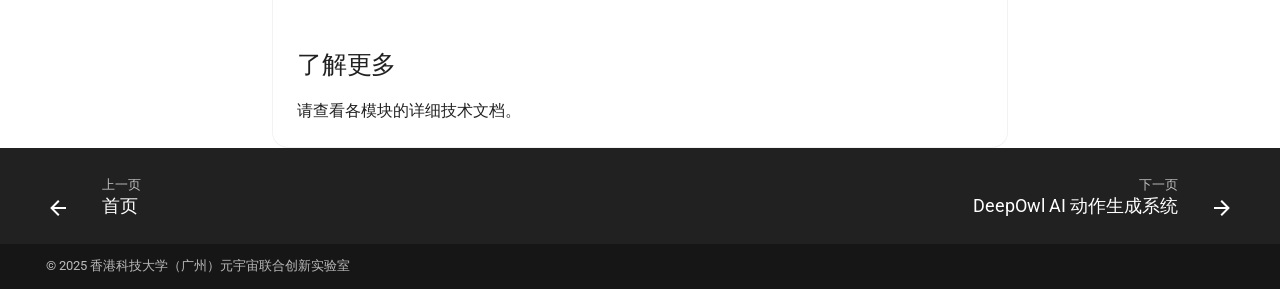
<file: sceneForge/index.html>
<!doctype html>
<html lang="zh" class="no-js">
  <head>
    
      <meta charset="utf-8">
      <meta name="viewport" content="width=device-width,initial-scale=1">
      
        <meta name="description" content="香港科技大学（广州）元宇宙联合创新实验室 — 数字人、虚拟现实、元宇宙内容生成与人工智能研究">
      
      
        <meta name="author" content="DoggyChen">
      
      
        <link rel="canonical" href="https://metaverse-lab.hkust-gz.edu.cn/sceneForge/">
      
      
        <link rel="prev" href="..">
      
      
        <link rel="next" href="../momask_ai/">
      
      
        
      
      
      <link rel="icon" href="../assets/images/favicon.png">
      <meta name="generator" content="mkdocs-1.6.1, mkdocs-material-9.7.6">
    
    
      
        <title>SceneForge 场景生成系统 - 元宇宙联合创新实验室工具库(Beta)</title>
      
    
    
      <link rel="stylesheet" href="../assets/stylesheets/main.484c7ddc.min.css">
      
        
        <link rel="stylesheet" href="../assets/stylesheets/palette.ab4e12ef.min.css">
      
      


    
    
      
    
    
      
        
        
        <link rel="preconnect" href="https://fonts.gstatic.com" crossorigin>
        <link rel="stylesheet" href="https://fonts.googleapis.com/css?family=Roboto:300,300i,400,400i,700,700i%7CRoboto+Mono:400,400i,700,700i&display=fallback">
        <style>:root{--md-text-font:"Roboto";--md-code-font:"Roboto Mono"}</style>
      
    
    
      <link rel="stylesheet" href="../stylesheets/extra.css">
    
    <script>__md_scope=new URL("..",location),__md_hash=e=>[...e].reduce(((e,_)=>(e<<5)-e+_.charCodeAt(0)),0),__md_get=(e,_=localStorage,t=__md_scope)=>JSON.parse(_.getItem(t.pathname+"."+e)),__md_set=(e,_,t=localStorage,a=__md_scope)=>{try{t.setItem(a.pathname+"."+e,JSON.stringify(_))}catch(e){}}</script>
    
      

    
    
  </head>
  
  
    
    
      
    
    
    
    
    <body dir="ltr" data-md-color-scheme="default" data-md-color-primary="indigo" data-md-color-accent="indigo">
  
    
    <input class="md-toggle" data-md-toggle="drawer" type="checkbox" id="__drawer" autocomplete="off">
    <input class="md-toggle" data-md-toggle="search" type="checkbox" id="__search" autocomplete="off">
    <label class="md-overlay" for="__drawer"></label>
    <div data-md-component="skip">
      
        
        <a href="#sceneforge" class="md-skip">
          跳转至
        </a>
      
    </div>
    <div data-md-component="announce">
      
    </div>
    
    
      

  

<header class="md-header md-header--shadow md-header--lifted" data-md-component="header">
  <nav class="md-header__inner md-grid" aria-label="页眉">
    <a href=".." title="元宇宙联合创新实验室工具库(Beta)" class="md-header__button md-logo" aria-label="元宇宙联合创新实验室工具库(Beta)" data-md-component="logo">
      
  
  <svg xmlns="http://www.w3.org/2000/svg" viewBox="0 0 24 24"><path d="M12 8a3 3 0 0 0 3-3 3 3 0 0 0-3-3 3 3 0 0 0-3 3 3 3 0 0 0 3 3m0 3.54C9.64 9.35 6.5 8 3 8v11c3.5 0 6.64 1.35 9 3.54 2.36-2.19 5.5-3.54 9-3.54V8c-3.5 0-6.64 1.35-9 3.54"/></svg>

    </a>
    <label class="md-header__button md-icon" for="__drawer">
      
      <svg xmlns="http://www.w3.org/2000/svg" viewBox="0 0 24 24"><path d="M3 6h18v2H3zm0 5h18v2H3zm0 5h18v2H3z"/></svg>
    </label>
    <div class="md-header__title" data-md-component="header-title">
      <div class="md-header__ellipsis">
        <div class="md-header__topic">
          <span class="md-ellipsis">
            元宇宙联合创新实验室工具库(Beta)
          </span>
        </div>
        <div class="md-header__topic" data-md-component="header-topic">
          <span class="md-ellipsis">
            
              SceneForge 场景生成系统
            
          </span>
        </div>
      </div>
    </div>
    
      
        <form class="md-header__option" data-md-component="palette">
  
    
    
    
    <input class="md-option" data-md-color-media="(prefers-color-scheme)" data-md-color-scheme="default" data-md-color-primary="indigo" data-md-color-accent="indigo"  aria-label="切换到浅色模式"  type="radio" name="__palette" id="__palette_0">
    
      <label class="md-header__button md-icon" title="切换到浅色模式" for="__palette_1" hidden>
        <svg xmlns="http://www.w3.org/2000/svg" viewBox="0 0 24 24"><path d="M9 2C5.13 2 2 5.13 2 9c0 2.38 1.19 4.47 3 5.74V17c0 .55.45 1 1 1h6c.55 0 1-.45 1-1v-2.26c1.81-1.27 3-3.36 3-5.74 0-3.87-3.13-7-7-7M6 21c0 .55.45 1 1 1h4c.55 0 1-.45 1-1v-1H6zm13-8h-2l-3.2 9h1.9l.7-2h3.2l.7 2h1.9zm-2.15 5.65L18 15l1.15 3.65z"/></svg>
      </label>
    
  
    
    
    
    <input class="md-option" data-md-color-media="(prefers-color-scheme: light)" data-md-color-scheme="default" data-md-color-primary="indigo" data-md-color-accent="indigo"  aria-label="切换到深色模式"  type="radio" name="__palette" id="__palette_1">
    
      <label class="md-header__button md-icon" title="切换到深色模式" for="__palette_2" hidden>
        <svg xmlns="http://www.w3.org/2000/svg" viewBox="0 0 24 24"><path d="M12 2a7 7 0 0 0-7 7c0 2.38 1.19 4.47 3 5.74V17a1 1 0 0 0 1 1h6a1 1 0 0 0 1-1v-2.26c1.81-1.27 3-3.36 3-5.74a7 7 0 0 0-7-7M9 21a1 1 0 0 0 1 1h4a1 1 0 0 0 1-1v-1H9z"/></svg>
      </label>
    
  
    
    
    
    <input class="md-option" data-md-color-media="(prefers-color-scheme: dark)" data-md-color-scheme="slate" data-md-color-primary="indigo" data-md-color-accent="indigo"  aria-label="跟随系统"  type="radio" name="__palette" id="__palette_2">
    
      <label class="md-header__button md-icon" title="跟随系统" for="__palette_0" hidden>
        <svg xmlns="http://www.w3.org/2000/svg" viewBox="0 0 24 24"><path d="M12 2a7 7 0 0 1 7 7c0 2.38-1.19 4.47-3 5.74V17a1 1 0 0 1-1 1H9a1 1 0 0 1-1-1v-2.26C6.19 13.47 5 11.38 5 9a7 7 0 0 1 7-7M9 21v-1h6v1a1 1 0 0 1-1 1h-4a1 1 0 0 1-1-1m3-17a5 5 0 0 0-5 5c0 2.05 1.23 3.81 3 4.58V16h4v-2.42c1.77-.77 3-2.53 3-4.58a5 5 0 0 0-5-5"/></svg>
      </label>
    
  
</form>
      
    
    
      <script>var palette=__md_get("__palette");if(palette&&palette.color){if("(prefers-color-scheme)"===palette.color.media){var media=matchMedia("(prefers-color-scheme: light)"),input=document.querySelector(media.matches?"[data-md-color-media='(prefers-color-scheme: light)']":"[data-md-color-media='(prefers-color-scheme: dark)']");palette.color.media=input.getAttribute("data-md-color-media"),palette.color.scheme=input.getAttribute("data-md-color-scheme"),palette.color.primary=input.getAttribute("data-md-color-primary"),palette.color.accent=input.getAttribute("data-md-color-accent")}for(var[key,value]of Object.entries(palette.color))document.body.setAttribute("data-md-color-"+key,value)}</script>
    
    
    
      
      
        <label class="md-header__button md-icon" for="__search">
          
          <svg xmlns="http://www.w3.org/2000/svg" viewBox="0 0 24 24"><path d="M9.5 3A6.5 6.5 0 0 1 16 9.5c0 1.61-.59 3.09-1.56 4.23l.27.27h.79l5 5-1.5 1.5-5-5v-.79l-.27-.27A6.52 6.52 0 0 1 9.5 16 6.5 6.5 0 0 1 3 9.5 6.5 6.5 0 0 1 9.5 3m0 2C7 5 5 7 5 9.5S7 14 9.5 14 14 12 14 9.5 12 5 9.5 5"/></svg>
        </label>
        <div class="md-search" data-md-component="search" role="dialog">
  <label class="md-search__overlay" for="__search"></label>
  <div class="md-search__inner" role="search">
    <form class="md-search__form" name="search">
      <input type="text" class="md-search__input" name="query" aria-label="搜索" placeholder="搜索" autocapitalize="off" autocorrect="off" autocomplete="off" spellcheck="false" data-md-component="search-query" required>
      <label class="md-search__icon md-icon" for="__search">
        
        <svg xmlns="http://www.w3.org/2000/svg" viewBox="0 0 24 24"><path d="M9.5 3A6.5 6.5 0 0 1 16 9.5c0 1.61-.59 3.09-1.56 4.23l.27.27h.79l5 5-1.5 1.5-5-5v-.79l-.27-.27A6.52 6.52 0 0 1 9.5 16 6.5 6.5 0 0 1 3 9.5 6.5 6.5 0 0 1 9.5 3m0 2C7 5 5 7 5 9.5S7 14 9.5 14 14 12 14 9.5 12 5 9.5 5"/></svg>
        
        <svg xmlns="http://www.w3.org/2000/svg" viewBox="0 0 24 24"><path d="M20 11v2H8l5.5 5.5-1.42 1.42L4.16 12l7.92-7.92L13.5 5.5 8 11z"/></svg>
      </label>
      <nav class="md-search__options" aria-label="查找">
        
          <a href="javascript:void(0)" class="md-search__icon md-icon" title="分享" aria-label="分享" data-clipboard data-clipboard-text="" data-md-component="search-share" tabindex="-1">
            
            <svg xmlns="http://www.w3.org/2000/svg" viewBox="0 0 24 24"><path d="M18 16.08c-.76 0-1.44.3-1.96.77L8.91 12.7c.05-.23.09-.46.09-.7s-.04-.47-.09-.7l7.05-4.11c.54.5 1.25.81 2.04.81a3 3 0 0 0 3-3 3 3 0 0 0-3-3 3 3 0 0 0-3 3c0 .24.04.47.09.7L8.04 9.81C7.5 9.31 6.79 9 6 9a3 3 0 0 0-3 3 3 3 0 0 0 3 3c.79 0 1.5-.31 2.04-.81l7.12 4.15c-.05.21-.08.43-.08.66 0 1.61 1.31 2.91 2.92 2.91s2.92-1.3 2.92-2.91A2.92 2.92 0 0 0 18 16.08"/></svg>
          </a>
        
        <button type="reset" class="md-search__icon md-icon" title="清空当前内容" aria-label="清空当前内容" tabindex="-1">
          
          <svg xmlns="http://www.w3.org/2000/svg" viewBox="0 0 24 24"><path d="M19 6.41 17.59 5 12 10.59 6.41 5 5 6.41 10.59 12 5 17.59 6.41 19 12 13.41 17.59 19 19 17.59 13.41 12z"/></svg>
        </button>
      </nav>
      
        <div class="md-search__suggest" data-md-component="search-suggest"></div>
      
    </form>
    <div class="md-search__output">
      <div class="md-search__scrollwrap" tabindex="0" data-md-scrollfix>
        <div class="md-search-result" data-md-component="search-result">
          <div class="md-search-result__meta">
            正在初始化搜索引擎
          </div>
          <ol class="md-search-result__list" role="presentation"></ol>
        </div>
      </div>
    </div>
  </div>
</div>
      
    
    
      <div class="md-header__source">
        <a href="https://github.com/Metaverse-Lab/Metaverse-Website" title="前往仓库" class="md-source" data-md-component="source">
  <div class="md-source__icon md-icon">
    
    <svg xmlns="http://www.w3.org/2000/svg" viewBox="0 0 24 24"><path d="M12 1C5.923 1 1 5.923 1 12c0 4.867 3.149 8.979 7.521 10.436.55.096.756-.233.756-.522 0-.262-.013-1.128-.013-2.049-2.764.509-3.479-.674-3.699-1.292-.124-.317-.66-1.293-1.127-1.554-.385-.207-.936-.715-.014-.729.866-.014 1.485.797 1.691 1.128.99 1.663 2.571 1.196 3.204.907.096-.715.385-1.196.701-1.471-2.448-.275-5.005-1.224-5.005-5.432 0-1.196.426-2.186 1.128-2.956-.111-.275-.496-1.402.11-2.915 0 0 .921-.288 3.024 1.128a10.2 10.2 0 0 1 2.75-.371c.936 0 1.871.123 2.75.371 2.104-1.43 3.025-1.128 3.025-1.128.605 1.513.221 2.64.111 2.915.701.77 1.127 1.747 1.127 2.956 0 4.222-2.571 5.157-5.019 5.432.399.344.743 1.004.743 2.035 0 1.471-.014 2.654-.014 3.025 0 .289.206.632.756.522C19.851 20.979 23 16.854 23 12c0-6.077-4.922-11-11-11"/></svg>
  </div>
  <div class="md-source__repository">
    Metaverse-Lab/Metaverse-Website
  </div>
</a>
      </div>
    
  </nav>
  
    
      
<nav class="md-tabs" aria-label="标签" data-md-component="tabs">
  <div class="md-grid">
    <ul class="md-tabs__list">
      
        
  
  
  
  
    <li class="md-tabs__item">
      <a href=".." class="md-tabs__link">
        
  
  
    
  
  首页

      </a>
    </li>
  

      
        
  
  
  
    
  
  
    
    
      <li class="md-tabs__item md-tabs__item--active">
        <a href="./" class="md-tabs__link">
          
  
  
    
  
  SceneForge 场景生成

        </a>
      </li>
    
  

      
        
  
  
  
  
    
    
      <li class="md-tabs__item">
        <a href="../momask_ai/" class="md-tabs__link">
          
  
  
    
  
  DeepOwl AI 动作生成

        </a>
      </li>
    
  

      
    </ul>
  </div>
</nav>
    
  
</header>
    
    <div class="md-container" data-md-component="container">
      
      
        
      
      <main class="md-main" data-md-component="main">
        <div class="md-main__inner md-grid">
          
            
              
              <div class="md-sidebar md-sidebar--primary" data-md-component="sidebar" data-md-type="navigation" >
                <div class="md-sidebar__scrollwrap">
                  <div class="md-sidebar__inner">
                    


  


<nav class="md-nav md-nav--primary md-nav--lifted" aria-label="导航栏" data-md-level="0">
  <label class="md-nav__title" for="__drawer">
    <a href=".." title="元宇宙联合创新实验室工具库(Beta)" class="md-nav__button md-logo" aria-label="元宇宙联合创新实验室工具库(Beta)" data-md-component="logo">
      
  
  <svg xmlns="http://www.w3.org/2000/svg" viewBox="0 0 24 24"><path d="M12 8a3 3 0 0 0 3-3 3 3 0 0 0-3-3 3 3 0 0 0-3 3 3 3 0 0 0 3 3m0 3.54C9.64 9.35 6.5 8 3 8v11c3.5 0 6.64 1.35 9 3.54 2.36-2.19 5.5-3.54 9-3.54V8c-3.5 0-6.64 1.35-9 3.54"/></svg>

    </a>
    元宇宙联合创新实验室工具库(Beta)
  </label>
  
    <div class="md-nav__source">
      <a href="https://github.com/Metaverse-Lab/Metaverse-Website" title="前往仓库" class="md-source" data-md-component="source">
  <div class="md-source__icon md-icon">
    
    <svg xmlns="http://www.w3.org/2000/svg" viewBox="0 0 24 24"><path d="M12 1C5.923 1 1 5.923 1 12c0 4.867 3.149 8.979 7.521 10.436.55.096.756-.233.756-.522 0-.262-.013-1.128-.013-2.049-2.764.509-3.479-.674-3.699-1.292-.124-.317-.66-1.293-1.127-1.554-.385-.207-.936-.715-.014-.729.866-.014 1.485.797 1.691 1.128.99 1.663 2.571 1.196 3.204.907.096-.715.385-1.196.701-1.471-2.448-.275-5.005-1.224-5.005-5.432 0-1.196.426-2.186 1.128-2.956-.111-.275-.496-1.402.11-2.915 0 0 .921-.288 3.024 1.128a10.2 10.2 0 0 1 2.75-.371c.936 0 1.871.123 2.75.371 2.104-1.43 3.025-1.128 3.025-1.128.605 1.513.221 2.64.111 2.915.701.77 1.127 1.747 1.127 2.956 0 4.222-2.571 5.157-5.019 5.432.399.344.743 1.004.743 2.035 0 1.471-.014 2.654-.014 3.025 0 .289.206.632.756.522C19.851 20.979 23 16.854 23 12c0-6.077-4.922-11-11-11"/></svg>
  </div>
  <div class="md-source__repository">
    Metaverse-Lab/Metaverse-Website
  </div>
</a>
    </div>
  
  <ul class="md-nav__list" data-md-scrollfix>
    
      
      
  
  
  
  
    <li class="md-nav__item">
      <a href=".." class="md-nav__link">
        
  
  
  <span class="md-ellipsis">
    
  
    首页
  

    
  </span>
  
  

      </a>
    </li>
  

    
      
      
  
  
    
  
  
  
    
    
      
        
          
        
      
    
    
    
      
        
        
      
      
    
    
    <li class="md-nav__item md-nav__item--active md-nav__item--section md-nav__item--nested">
      
        
        
        <input class="md-nav__toggle md-toggle " type="checkbox" id="__nav_2" checked>
        
          
          <div class="md-nav__link md-nav__container">
            <a href="./" class="md-nav__link md-nav__link--active">
              
  
  
  <span class="md-ellipsis">
    
  
    SceneForge 场景生成
  

    
  </span>
  
  

            </a>
            
          </div>
        
        <nav class="md-nav" data-md-level="1" aria-labelledby="__nav_2_label" aria-expanded="true">
          <label class="md-nav__title" for="__nav_2">
            <span class="md-nav__icon md-icon"></span>
            
  
    SceneForge 场景生成
  

          </label>
          <ul class="md-nav__list" data-md-scrollfix>
            
              
            
          </ul>
        </nav>
      
    </li>
  

    
      
      
  
  
  
  
    
    
      
        
          
        
      
        
      
        
      
        
      
    
    
    
      
      
    
    
    <li class="md-nav__item md-nav__item--nested">
      
        
        
        <input class="md-nav__toggle md-toggle " type="checkbox" id="__nav_3" >
        
          
          <div class="md-nav__link md-nav__container">
            <a href="../momask_ai/" class="md-nav__link ">
              
  
  
  <span class="md-ellipsis">
    
  
    DeepOwl AI 动作生成
  

    
  </span>
  
  

            </a>
            
              
              <label class="md-nav__link " for="__nav_3" id="__nav_3_label" tabindex="0">
                <span class="md-nav__icon md-icon"></span>
              </label>
            
          </div>
        
        <nav class="md-nav" data-md-level="1" aria-labelledby="__nav_3_label" aria-expanded="false">
          <label class="md-nav__title" for="__nav_3">
            <span class="md-nav__icon md-icon"></span>
            
  
    DeepOwl AI 动作生成
  

          </label>
          <ul class="md-nav__list" data-md-scrollfix>
            
              
            
              
                
  
  
  
  
    <li class="md-nav__item">
      <a href="../momask_ai/02_overview/" class="md-nav__link">
        
  
  
  <span class="md-ellipsis">
    
  
    程序总体介绍
  

    
  </span>
  
  

      </a>
    </li>
  

              
            
              
                
  
  
  
  
    <li class="md-nav__item">
      <a href="../momask_ai/03_module_list/" class="md-nav__link">
        
  
  
  <span class="md-ellipsis">
    
  
    模块清单列表
  

    
  </span>
  
  

      </a>
    </li>
  

              
            
              
                
  
  
  
  
    
    
      
        
      
    
    
    
      
      
    
    
    <li class="md-nav__item md-nav__item--nested">
      
        
        
        <input class="md-nav__toggle md-toggle " type="checkbox" id="__nav_3_4" >
        
          
          <label class="md-nav__link" for="__nav_3_4" id="__nav_3_4_label" tabindex="0">
            
  
  
  <span class="md-ellipsis">
    
  
    归档
  

    
  </span>
  
  

            <span class="md-nav__icon md-icon"></span>
          </label>
        
        <nav class="md-nav" data-md-level="2" aria-labelledby="__nav_3_4_label" aria-expanded="false">
          <label class="md-nav__title" for="__nav_3_4">
            <span class="md-nav__icon md-icon"></span>
            
  
    归档
  

          </label>
          <ul class="md-nav__list" data-md-scrollfix>
            
              
                
  
  
  
  
    
    
      
        
      
        
      
        
      
        
      
        
      
    
    
    
      
      
    
    
    <li class="md-nav__item md-nav__item--nested">
      
        
        
        <input class="md-nav__toggle md-toggle " type="checkbox" id="__nav_3_4_1" >
        
          
          <label class="md-nav__link" for="__nav_3_4_1" id="__nav_3_4_1_label" tabindex="0">
            
  
  
  <span class="md-ellipsis">
    
  
    模块开发技术文档
  

    
  </span>
  
  

            <span class="md-nav__icon md-icon"></span>
          </label>
        
        <nav class="md-nav" data-md-level="3" aria-labelledby="__nav_3_4_1_label" aria-expanded="false">
          <label class="md-nav__title" for="__nav_3_4_1">
            <span class="md-nav__icon md-icon"></span>
            
  
    模块开发技术文档
  

          </label>
          <ul class="md-nav__list" data-md-scrollfix>
            
              
                
  
  
  
  
    <li class="md-nav__item">
      <a href="../momask_ai/04_1_momask_logic/" class="md-nav__link">
        
  
  
  <span class="md-ellipsis">
    
  
    MoMask 核心逻辑模块
  

    
  </span>
  
  

      </a>
    </li>
  

              
            
              
                
  
  
  
  
    <li class="md-nav__item">
      <a href="../momask_ai/04_2_addon_operators/" class="md-nav__link">
        
  
  
  <span class="md-ellipsis">
    
  
    操作符模块
  

    
  </span>
  
  

      </a>
    </li>
  

              
            
              
                
  
  
  
  
    <li class="md-nav__item">
      <a href="../momask_ai/04_3_addon_panels/" class="md-nav__link">
        
  
  
  <span class="md-ellipsis">
    
  
    UI 面板模块
  

    
  </span>
  
  

      </a>
    </li>
  

              
            
              
                
  
  
  
  
    <li class="md-nav__item">
      <a href="../momask_ai/04_4_bvhtransformer/" class="md-nav__link">
        
  
  
  <span class="md-ellipsis">
    
  
    BVH 转换工具模块
  

    
  </span>
  
  

      </a>
    </li>
  

              
            
              
                
  
  
  
  
    <li class="md-nav__item">
      <a href="../momask_ai/04_5_hotload/" class="md-nav__link">
        
  
  
  <span class="md-ellipsis">
    
  
    热加载工具模块
  

    
  </span>
  
  

      </a>
    </li>
  

              
            
          </ul>
        </nav>
      
    </li>
  

              
            
          </ul>
        </nav>
      
    </li>
  

              
            
          </ul>
        </nav>
      
    </li>
  

    
  </ul>
</nav>
                  </div>
                </div>
              </div>
            
            
              
              <div class="md-sidebar md-sidebar--secondary" data-md-component="sidebar" data-md-type="toc" >
                <div class="md-sidebar__scrollwrap">
                  <div class="md-sidebar__inner">
                    

<nav class="md-nav md-nav--secondary" aria-label="目录">
  
  
  
    
  
  
    <label class="md-nav__title" for="__toc">
      <span class="md-nav__icon md-icon"></span>
      目录
    </label>
    <ul class="md-nav__list" data-md-component="toc" data-md-scrollfix>
      
        <li class="md-nav__item">
  <a href="#_1" class="md-nav__link">
    <span class="md-ellipsis">
      
        技术架构
      
    </span>
  </a>
  
</li>
      
        <li class="md-nav__item">
  <a href="#_2" class="md-nav__link">
    <span class="md-ellipsis">
      
        关键技术接口
      
    </span>
  </a>
  
</li>
      
        <li class="md-nav__item">
  <a href="#_3" class="md-nav__link">
    <span class="md-ellipsis">
      
        数据库设计
      
    </span>
  </a>
  
    <nav class="md-nav" aria-label="数据库设计">
      <ul class="md-nav__list">
        
          <li class="md-nav__item">
  <a href="#unity-ai2-thor" class="md-nav__link">
    <span class="md-ellipsis">
      
        Unity 本地静态素材库 (AI2-THOR 兼容库)
      
    </span>
  </a>
  
</li>
        
          <li class="md-nav__item">
  <a href="#objathor" class="md-nav__link">
    <span class="md-ellipsis">
      
        服务端动态资产库 (Objathor 预处理库)
      
    </span>
  </a>
  
</li>
        
      </ul>
    </nav>
  
</li>
      
        <li class="md-nav__item">
  <a href="#_4" class="md-nav__link">
    <span class="md-ellipsis">
      
        服务端部署说明
      
    </span>
  </a>
  
    <nav class="md-nav" aria-label="服务端部署说明">
      <ul class="md-nav__list">
        
          <li class="md-nav__item">
  <a href="#_5" class="md-nav__link">
    <span class="md-ellipsis">
      
        数据下载
      
    </span>
  </a>
  
</li>
        
          <li class="md-nav__item">
  <a href="#conda" class="md-nav__link">
    <span class="md-ellipsis">
      
        Conda 安装
      
    </span>
  </a>
  
</li>
        
          <li class="md-nav__item">
  <a href="#docker" class="md-nav__link">
    <span class="md-ellipsis">
      
        Docker 安装
      
    </span>
  </a>
  
    <nav class="md-nav" aria-label="Docker 安装">
      <ul class="md-nav__list">
        
          <li class="md-nav__item">
  <a href="#_6" class="md-nav__link">
    <span class="md-ellipsis">
      
        方式一：使用导出的镜像文件
      
    </span>
  </a>
  
</li>
        
          <li class="md-nav__item">
  <a href="#_7" class="md-nav__link">
    <span class="md-ellipsis">
      
        方式二：源码构建镜像
      
    </span>
  </a>
  
</li>
        
      </ul>
    </nav>
  
</li>
        
      </ul>
    </nav>
  
</li>
      
        <li class="md-nav__item">
  <a href="#_8" class="md-nav__link">
    <span class="md-ellipsis">
      
        客户端使用说明
      
    </span>
  </a>
  
    <nav class="md-nav" aria-label="客户端使用说明">
      <ul class="md-nav__list">
        
          <li class="md-nav__item">
  <a href="#_9" class="md-nav__link">
    <span class="md-ellipsis">
      
        插件导入
      
    </span>
  </a>
  
</li>
        
          <li class="md-nav__item">
  <a href="#_10" class="md-nav__link">
    <span class="md-ellipsis">
      
        生成前配置
      
    </span>
  </a>
  
</li>
        
          <li class="md-nav__item">
  <a href="#_11" class="md-nav__link">
    <span class="md-ellipsis">
      
        三步生成流程
      
    </span>
  </a>
  
</li>
        
          <li class="md-nav__item">
  <a href="#_12" class="md-nav__link">
    <span class="md-ellipsis">
      
        生成后操作
      
    </span>
  </a>
  
</li>
        
      </ul>
    </nav>
  
</li>
      
        <li class="md-nav__item">
  <a href="#_13" class="md-nav__link">
    <span class="md-ellipsis">
      
        模块列表
      
    </span>
  </a>
  
</li>
      
        <li class="md-nav__item">
  <a href="#_14" class="md-nav__link">
    <span class="md-ellipsis">
      
        了解更多
      
    </span>
  </a>
  
</li>
      
    </ul>
  
</nav>
                  </div>
                </div>
              </div>
            
          
          
            <div class="md-content" data-md-component="content">
              
                



  


  <nav class="md-path" aria-label="导航栏" >
    <ol class="md-path__list">
      
        
  
  
    <li class="md-path__item">
      <a href=".." class="md-path__link">
        
  <span class="md-ellipsis">
    首页
  </span>

      </a>
    </li>
  

      
      
        
  
  
    
    
      <li class="md-path__item">
        <a href="./" class="md-path__link">
          
  <span class="md-ellipsis">
    SceneForge 场景生成
  </span>

        </a>
      </li>
    
  

      
    </ol>
  </nav>

              
              <article class="md-content__inner md-typeset">
                
                  


  
  


<h1 id="sceneforge">SceneForge 场景生成系统<a class="headerlink" href="#sceneforge" title="Permanent link">&para;</a></h1>
<p>面向 Unity 的 3D 室内场景生成平台，通过前端 Unity 插件与后端深度生成服务（LLM + 空间布局算法）的集成，实现从自然语言描述到 3D 场景的一键式转化。主要面向具身智能训练、VR/AR 原型设计、医疗/工业仿真及科研数据集生成。</p>
<div class="download-buttons">
  <a class="md-button md-button--primary" href="https://gofile.me/7U4bu/bbxMTlVwm" target="_blank" rel="noopener noreferrer">⬇️ 下载 Unity 插件 (.unitypackage)</a>
  <a class="md-button md-button--primary" href="https://gofile.me/7U4bu/RLbhv081O" target="_blank" rel="noopener noreferrer">🐳 下载 Docker 镜像</a>
</div>

<table>
<thead>
<tr>
<th style="text-align: left;">环境</th>
<th style="text-align: left;">要求</th>
</tr>
</thead>
<tbody>
<tr>
<td style="text-align: left;"><strong>客户端</strong></td>
<td style="text-align: left;">Unity 2022.3.20f1 LTS 以上 URP 管线</td>
</tr>
<tr>
<td style="text-align: left;"><strong>服务端</strong></td>
<td style="text-align: left;">Python 3.10+, FastAPI / Docker / Conda</td>
</tr>
</tbody>
</table>
<h2 id="_1">技术架构<a class="headerlink" href="#_1" title="Permanent link">&para;</a></h2>
<p>前后端分离异步通信架构。前端 Unity 插件负责交互与场景实例化；后端屏蔽 AI 推理与资产转换，输出标准 JSON 场景描述及 3D 资产包。</p>
<ul>
<li><strong>表现层</strong>：Unity 编辑器扩展（SceneBuilderRequestEditor / SceneBuilderEditor），提供 API 配置、提示词输入、日志面板及三阶段操作按钮。</li>
<li><strong>业务逻辑层</strong>：SceneBuilder 驱动，按 GroundBuilder → WallBuilder → CeilingBuilder → WindowBuilder → DoorBuilder → ObjectBuilder → LightBuilder 管线化顺序执行，Builder 均为无状态静态类。</li>
<li><strong>基础服务层</strong>：异步 HTTP 通信、PrefabLookupDatabaseBuilder 索引构建、批量模型物理组件自动化配置。</li>
</ul>
<h2 id="_2">关键技术接口<a class="headerlink" href="#_2" title="Permanent link">&para;</a></h2>
<p>为了实现完整的场景生成管线，客户端主要与服务端的以下关键接口进行对接：</p>
<table>
<thead>
<tr>
<th style="text-align: left;">接口</th>
<th style="text-align: left;">路径</th>
<th style="text-align: left;">说明</th>
</tr>
</thead>
<tbody>
<tr>
<td style="text-align: left;">Generate Endpoint</td>
<td style="text-align: left;"><code>/generate</code></td>
<td style="text-align: left;">异步提交生成任务，传递场景提示词及约束参数，返回任务唯一标识符 (Task ID)</td>
</tr>
<tr>
<td style="text-align: left;">Status Endpoint</td>
<td style="text-align: left;"><code>/status/{task_id}</code></td>
<td style="text-align: left;">轮询查询任务进度，若任务完成则返回场景 JSON 的下载路径</td>
</tr>
<tr>
<td style="text-align: left;">Download Endpoint</td>
<td style="text-align: left;"><code>/download</code></td>
<td style="text-align: left;">获取并下载结构化的场景描述 JSON 文件至本地 jsonDataSaveFolder</td>
</tr>
<tr>
<td style="text-align: left;">Asset Process Endpoint</td>
<td style="text-align: left;"><code>/process_scene_json</code></td>
<td style="text-align: left;">提交 JSON 数据请求处理并下载场景中包含的美术资源模型压缩包</td>
</tr>
</tbody>
</table>
<hr />
<h2 id="_3">数据库设计<a class="headerlink" href="#_3" title="Permanent link">&para;</a></h2>
<p>采用"本地预置+动态下发"双轨制。</p>
<h3 id="unity-ai2-thor">Unity 本地静态素材库 (AI2-THOR 兼容库)<a class="headerlink" href="#unity-ai2-thor" title="Permanent link">&para;</a></h3>
<ul>
<li><strong>存储</strong>：Prefab 形式存储在 <code>Assets/HoloSceneAssets</code>，遵循 AI2-THOR 分类规范。</li>
<li><strong>索引</strong>：ScriptableObject 实现的 PrefabLookupDatabase，维护 key 与 GameObject 的映射。</li>
<li><strong>自动化构建</strong>：PrefabLookupDatabaseBuilder 遍历资产目录，NormalizeKey 算法消除大小写差异，生成唯一索引。</li>
</ul>
<h3 id="objathor">服务端动态资产库 (Objathor 预处理库)<a class="headerlink" href="#objathor" title="Permanent link">&para;</a></h3>
<ul>
<li><strong>资产收集</strong>：后端解析场景 JSON，<code>collect_asset_ids</code> 递归提取动态模型 ID。</li>
<li><strong>匹配校验</strong>：<code>match_asset_id</code> 对比本地存储目录，确保资产完整。</li>
<li><strong>按需打包</strong>：<code>export_matched_assets</code> 转换 <code>.pkl</code> 为 <code>.obj</code>，封装为 <code>scene_assets.zip</code> 供客户端下载。</li>
</ul>
<hr />
<h2 id="_4">服务端部署说明<a class="headerlink" href="#_4" title="Permanent link">&para;</a></h2>
<h3 id="_5">数据下载<a class="headerlink" href="#_5" title="Permanent link">&para;</a></h3>
<div class="language-bash highlight"><pre><span></span><code><span id="__span-0-1"><a id="__codelineno-0-1" name="__codelineno-0-1" href="#__codelineno-0-1"></a>python<span class="w"> </span>-m<span class="w"> </span>objathor.dataset.download_holodeck_base_data<span class="w"> </span>--version<span class="w"> </span>2023_09_23
</span><span id="__span-0-2"><a id="__codelineno-0-2" name="__codelineno-0-2" href="#__codelineno-0-2"></a>python<span class="w"> </span>-m<span class="w"> </span>objathor.dataset.download_assets<span class="w"> </span>--version<span class="w"> </span>2023_09_23
</span><span id="__span-0-3"><a id="__codelineno-0-3" name="__codelineno-0-3" href="#__codelineno-0-3"></a>python<span class="w"> </span>-m<span class="w"> </span>objathor.dataset.download_annotations<span class="w"> </span>--version<span class="w"> </span>2023_09_23
</span><span id="__span-0-4"><a id="__codelineno-0-4" name="__codelineno-0-4" href="#__codelineno-0-4"></a>python<span class="w"> </span>-m<span class="w"> </span>objathor.dataset.download_features<span class="w"> </span>--version<span class="w"> </span>2023_09_23
</span></code></pre></div>
<p>默认情况下，数据保存至 <code>~/.objathor-assets/</code>。如需更改路径，通过 <code>--path</code> 参数指定。若更改了路径，使用 holoscene 时需设置环境变量 <code>OBJAVERSE_ASSETS_DIR</code> 指向数据存储路径。</p>
<h3 id="conda">Conda 安装<a class="headerlink" href="#conda" title="Permanent link">&para;</a></h3>
<div class="language-bash highlight"><pre><span></span><code><span id="__span-1-1"><a id="__codelineno-1-1" name="__codelineno-1-1" href="#__codelineno-1-1"></a>conda<span class="w"> </span>create<span class="w"> </span>--name<span class="w"> </span>holoscene<span class="w"> </span><span class="nv">python</span><span class="o">=</span><span class="m">3</span>.10
</span><span id="__span-1-2"><a id="__codelineno-1-2" name="__codelineno-1-2" href="#__codelineno-1-2"></a>conda<span class="w"> </span>activate<span class="w"> </span>holoscene
</span><span id="__span-1-3"><a id="__codelineno-1-3" name="__codelineno-1-3" href="#__codelineno-1-3"></a>pip<span class="w"> </span>install<span class="w"> </span>-r<span class="w"> </span>requirements.txt
</span></code></pre></div>
<h3 id="docker">Docker 安装<a class="headerlink" href="#docker" title="Permanent link">&para;</a></h3>
<h4 id="_6">方式一：使用导出的镜像文件<a class="headerlink" href="#_6" title="Permanent link">&para;</a></h4>
<div class="language-bash highlight"><pre><span></span><code><span id="__span-2-1"><a id="__codelineno-2-1" name="__codelineno-2-1" href="#__codelineno-2-1"></a><span class="c1"># 导出镜像（开发者）</span>
</span><span id="__span-2-2"><a id="__codelineno-2-2" name="__codelineno-2-2" href="#__codelineno-2-2"></a>docker<span class="w"> </span>save<span class="w"> </span>holoscene-holoscene:latest<span class="w"> </span><span class="p">|</span><span class="w"> </span>gzip<span class="w"> </span>&gt;<span class="w"> </span>holoscene.tar.gz
</span><span id="__span-2-3"><a id="__codelineno-2-3" name="__codelineno-2-3" href="#__codelineno-2-3"></a>
</span><span id="__span-2-4"><a id="__codelineno-2-4" name="__codelineno-2-4" href="#__codelineno-2-4"></a><span class="c1"># 导入镜像（用户）</span>
</span><span id="__span-2-5"><a id="__codelineno-2-5" name="__codelineno-2-5" href="#__codelineno-2-5"></a>gunzip<span class="w"> </span>-c<span class="w"> </span>holoscene.tar.gz<span class="w"> </span><span class="p">|</span><span class="w"> </span>docker<span class="w"> </span>load
</span><span id="__span-2-6"><a id="__codelineno-2-6" name="__codelineno-2-6" href="#__codelineno-2-6"></a>
</span><span id="__span-2-7"><a id="__codelineno-2-7" name="__codelineno-2-7" href="#__codelineno-2-7"></a><span class="c1"># 运行容器（替换为你自己的 API Key 及数据路径）</span>
</span><span id="__span-2-8"><a id="__codelineno-2-8" name="__codelineno-2-8" href="#__codelineno-2-8"></a>docker<span class="w"> </span>run<span class="w"> </span>-d<span class="w"> </span>--name<span class="w"> </span>holoscene<span class="w"> </span>-p<span class="w"> </span><span class="m">8000</span>:8000<span class="w"> </span>--shm-size<span class="o">=</span>2g<span class="w"> </span><span class="se">\</span>
</span><span id="__span-2-9"><a id="__codelineno-2-9" name="__codelineno-2-9" href="#__codelineno-2-9"></a><span class="w">  </span>-e<span class="w"> </span><span class="nv">OPENAI_API_BASE</span><span class="o">=</span>http://10.120.47.138:8000/v1/<span class="w"> </span><span class="se">\</span>
</span><span id="__span-2-10"><a id="__codelineno-2-10" name="__codelineno-2-10" href="#__codelineno-2-10"></a><span class="w">  </span>-e<span class="w"> </span><span class="nv">OPENAI_API_KEY</span><span class="o">=</span><span class="s1">&#39;sk-&#39;</span><span class="w"> </span><span class="se">\</span>
</span><span id="__span-2-11"><a id="__codelineno-2-11" name="__codelineno-2-11" href="#__codelineno-2-11"></a><span class="w">  </span>-e<span class="w"> </span><span class="nv">LLM_MODEL_NAME</span><span class="o">=</span>qwen3.5-27B<span class="w"> </span><span class="se">\</span>
</span><span id="__span-2-12"><a id="__codelineno-2-12" name="__codelineno-2-12" href="#__codelineno-2-12"></a><span class="w">  </span>-e<span class="w"> </span><span class="nv">OBJATHOR_ASSETS_BASE_DIR</span><span class="o">=</span>/data/objathor-assets<span class="w"> </span><span class="se">\</span>
</span><span id="__span-2-13"><a id="__codelineno-2-13" name="__codelineno-2-13" href="#__codelineno-2-13"></a><span class="w">  </span>-v<span class="w"> </span>/Volumes/DoggyChen/objathor-assets:/data/objathor-assets:rw<span class="w"> </span><span class="se">\</span>
</span><span id="__span-2-14"><a id="__codelineno-2-14" name="__codelineno-2-14" href="#__codelineno-2-14"></a><span class="w">  </span>holoscene-holoscene:latest
</span></code></pre></div>
<h4 id="_7">方式二：源码构建镜像<a class="headerlink" href="#_7" title="Permanent link">&para;</a></h4>
<ol>
<li>（中国大陆用户）配置 Docker 镜像加速器：</li>
</ol>
<p>Docker Desktop: Preferences → Docker Engine，修改 <code>registry-mirrors</code>。</p>
<p>Linux: 编辑 <code>/etc/docker/daemon.json</code>：</p>
<p><div class="language-json highlight"><pre><span></span><code><span id="__span-3-1"><a id="__codelineno-3-1" name="__codelineno-3-1" href="#__codelineno-3-1"></a><span class="p">{</span>
</span><span id="__span-3-2"><a id="__codelineno-3-2" name="__codelineno-3-2" href="#__codelineno-3-2"></a><span class="w">  </span><span class="nt">&quot;registry-mirrors&quot;</span><span class="p">:</span><span class="w"> </span><span class="p">[</span>
</span><span id="__span-3-3"><a id="__codelineno-3-3" name="__codelineno-3-3" href="#__codelineno-3-3"></a><span class="w">    </span><span class="s2">&quot;https://docker.1ms.run&quot;</span><span class="p">,</span>
</span><span id="__span-3-4"><a id="__codelineno-3-4" name="__codelineno-3-4" href="#__codelineno-3-4"></a><span class="w">    </span><span class="s2">&quot;https://dockerproxy.net&quot;</span><span class="p">,</span>
</span><span id="__span-3-5"><a id="__codelineno-3-5" name="__codelineno-3-5" href="#__codelineno-3-5"></a><span class="w">    </span><span class="s2">&quot;https://docker.m.daocloud.io&quot;</span>
</span><span id="__span-3-6"><a id="__codelineno-3-6" name="__codelineno-3-6" href="#__codelineno-3-6"></a><span class="w">  </span><span class="p">]</span>
</span><span id="__span-3-7"><a id="__codelineno-3-7" name="__codelineno-3-7" href="#__codelineno-3-7"></a><span class="p">}</span>
</span></code></pre></div>
2. 修改 <code>docker-compose.yml</code> 中的 <code>volumes</code> 字段，指向数据路径：</p>
<p><div class="language-yaml highlight"><pre><span></span><code><span id="__span-4-1"><a id="__codelineno-4-1" name="__codelineno-4-1" href="#__codelineno-4-1"></a><span class="nt">volumes</span><span class="p">:</span>
</span><span id="__span-4-2"><a id="__codelineno-4-2" name="__codelineno-4-2" href="#__codelineno-4-2"></a><span class="w">  </span><span class="p p-Indicator">-</span><span class="w"> </span><span class="l l-Scalar l-Scalar-Plain">/Volumes/DoggyChen/objathor-assets:/Volumes/DoggyChen/objathor-assets:rw</span>
</span></code></pre></div>
3. 构建并启动容器：</p>
<p><div class="language-bash highlight"><pre><span></span><code><span id="__span-5-1"><a id="__codelineno-5-1" name="__codelineno-5-1" href="#__codelineno-5-1"></a>docker<span class="w"> </span>compose<span class="w"> </span>up<span class="w"> </span>-d<span class="w"> </span>--build
</span></code></pre></div>
4. 首次运行（中国大陆用户需开启 VPN），执行 <code>bash init.sh</code>。若看到 <code>Generation complete for xxx. Scene saved and any other data saved to /app/data/scenes/...</code> 则表示生成成功。
5. 服务默认监听 <code>8000</code> 端口。</p>
<hr />
<h2 id="_8">客户端使用说明<a class="headerlink" href="#_8" title="Permanent link">&para;</a></h2>
<h3 id="_9">插件导入<a class="headerlink" href="#_9" title="Permanent link">&para;</a></h3>
<ol>
<li>将 <code>Unity HoloScene场景生成.unitypackage</code> 拖入 Unity 文件目录窗口，等待解压后全部导入。</li>
<li>打开 <code>Assets/GenScene/Scenes/GenScene.unity</code> 场景，选中 Gen 即可在 Inspector 中看到插件界面。</li>
</ol>
<h3 id="_10">生成前配置<a class="headerlink" href="#_10" title="Permanent link">&para;</a></h3>
<ol>
<li><strong>queryInput</strong>：填写场景生成的提示词（如"一个带有厨房和卧室的两居室公寓"）。</li>
<li><strong>baseUrl</strong>：配置服务端 API 接口地址。</li>
<li>确保 <code>jsonDataSaveFolder</code>、<code>objectsFolder</code> 等文件夹指定不为空，其余变量保持默认。</li>
<li>如需更新素材索引，点击菜单 <strong>Tools/GenScene/Rebuild Prefab Lookup Database</strong>，将新放入 <code>HoloSceneAssets</code> 文件夹的模型登记到本地数据库。</li>
</ol>
<h3 id="_11">三步生成流程<a class="headerlink" href="#_11" title="Permanent link">&para;</a></h3>
<p>按插件界面按钮依次操作：</p>
<ol>
<li><strong>Generate Scene</strong> — 向服务端提交生成任务。请求成功后，输出窗口（Log Output）会持续返回日志信息。生成过程约 10 分钟，与服务端大模型性能相关。</li>
<li><strong>Request Processed Assets</strong> — 向服务端请求美术资源（需服务端正确配置资产文件路径）。导入成功后，素材保存在 <code>Assets/Resources/ExportModels</code> 目录下。</li>
<li><strong>生成场景</strong> — 将 JSON 场景数据实例化为完整的 3D 场景，包含地面、墙体、天花板、门窗及各类内饰物件。</li>
</ol>
<h3 id="_12">生成后操作<a class="headerlink" href="#_12" title="Permanent link">&para;</a></h3>
<ul>
<li><strong>赋予碰撞体</strong>：为场景中所有物件自动添加物理碰撞组件。</li>
<li><strong>清除场景</strong>：清空当前生成的场景内容。</li>
<li><strong>物理组件自动化</strong>：使用工具遍历 <code>Assets/Resources/ExportModels</code> 下的 <code>.obj</code> 文件，自动勾选 <code>addCollider</code> 并触发重新导入，使模型支持物理碰撞模拟、NavMesh 烘焙及光线遮挡剔除。</li>
</ul>
<div class="admonition warning">
<p class="admonition-title">注意</p>
<p>生成过程不要操作 Unity 和编辑 Unity 脚本，否则会打断生成通讯！整个生成过程一般在 10 分钟左右，与后端大模型性能高度相关。由于大模型生成的随机性，生成结果不一定每次都能满足输出格式，存在小概率失败的可能。</p>
</div>
<hr />
<h2 id="_13">模块列表<a class="headerlink" href="#_13" title="Permanent link">&para;</a></h2>
<table>
<thead>
<tr>
<th style="text-align: left;">模块名称</th>
<th style="text-align: left;">描述</th>
<th style="text-align: left;">技术栈</th>
</tr>
</thead>
<tbody>
<tr>
<td style="text-align: left;">Holodeck Plugin</td>
<td style="text-align: left;">基于 Unity 的场景生成插件</td>
<td style="text-align: left;">Unity, C#</td>
</tr>
</tbody>
</table>
<h2 id="_14">了解更多<a class="headerlink" href="#_14" title="Permanent link">&para;</a></h2>
<p>请查看各模块的详细技术文档。</p>












                
              </article>
            </div>
          
          
  <script>var tabs=__md_get("__tabs");if(Array.isArray(tabs))e:for(var set of document.querySelectorAll(".tabbed-set")){var labels=set.querySelector(".tabbed-labels");for(var tab of tabs)for(var label of labels.getElementsByTagName("label"))if(label.innerText.trim()===tab){var input=document.getElementById(label.htmlFor);input.checked=!0;continue e}}</script>

<script>var target=document.getElementById(location.hash.slice(1));target&&target.name&&(target.checked=target.name.startsWith("__tabbed_"))</script>
        </div>
        
          <button type="button" class="md-top md-icon" data-md-component="top" hidden>
  
  <svg xmlns="http://www.w3.org/2000/svg" viewBox="0 0 24 24"><path d="M13 20h-2V8l-5.5 5.5-1.42-1.42L12 4.16l7.92 7.92-1.42 1.42L13 8z"/></svg>
  回到页面顶部
</button>
        
      </main>
      
        <footer class="md-footer">
  
    
      
      <nav class="md-footer__inner md-grid" aria-label="页脚" >
        
          
          <a href=".." class="md-footer__link md-footer__link--prev" aria-label="上一页: 首页">
            <div class="md-footer__button md-icon">
              
              <svg xmlns="http://www.w3.org/2000/svg" viewBox="0 0 24 24"><path d="M20 11v2H8l5.5 5.5-1.42 1.42L4.16 12l7.92-7.92L13.5 5.5 8 11z"/></svg>
            </div>
            <div class="md-footer__title">
              <span class="md-footer__direction">
                上一页
              </span>
              <div class="md-ellipsis">
                首页
              </div>
            </div>
          </a>
        
        
          
          <a href="../momask_ai/" class="md-footer__link md-footer__link--next" aria-label="下一页: DeepOwl AI 动作生成系统">
            <div class="md-footer__title">
              <span class="md-footer__direction">
                下一页
              </span>
              <div class="md-ellipsis">
                DeepOwl AI 动作生成系统
              </div>
            </div>
            <div class="md-footer__button md-icon">
              
              <svg xmlns="http://www.w3.org/2000/svg" viewBox="0 0 24 24"><path d="M4 11v2h12l-5.5 5.5 1.42 1.42L19.84 12l-7.92-7.92L10.5 5.5 16 11z"/></svg>
            </div>
          </a>
        
      </nav>
    
  
  <div class="md-footer-meta md-typeset">
    <div class="md-footer-meta__inner md-grid">
      <div class="md-copyright">
    <div class="md-copyright__highlight">
        &copy; 2025 <a href="https://bunnychen.top/about/MetaverseJointInnovationLaboratory/" target="_blank" rel="noopener">香港科技大学（广州）元宇宙联合创新实验室</a>
    </div>
    
</div>
      
    </div>
  </div>
</footer>
      
    </div>
    <div class="md-dialog" data-md-component="dialog">
      <div class="md-dialog__inner md-typeset"></div>
    </div>
    
      <div class="md-progress" data-md-component="progress" role="progressbar"></div>
    
    
    
      
      
      <script id="__config" type="application/json">{"annotate": null, "base": "..", "features": ["content.code.annotate", "content.code.copy", "content.footnote.tooltips", "content.tabs.link", "content.tooltips", "navigation.footer", "navigation.indexes", "navigation.instant", "navigation.instant.prefetch", "navigation.instant.progress", "navigation.path", "navigation.tabs", "navigation.tabs.sticky", "navigation.top", "navigation.tracking", "search.highlight", "search.share", "search.suggest", "toc.follow"], "search": "../assets/javascripts/workers/search.2c215733.min.js", "tags": null, "translations": {"clipboard.copied": "\u5df2\u590d\u5236", "clipboard.copy": "\u590d\u5236", "search.result.more.one": "\u5728\u8be5\u9875\u4e0a\u8fd8\u6709 1 \u4e2a\u7b26\u5408\u6761\u4ef6\u7684\u7ed3\u679c", "search.result.more.other": "\u5728\u8be5\u9875\u4e0a\u8fd8\u6709 # \u4e2a\u7b26\u5408\u6761\u4ef6\u7684\u7ed3\u679c", "search.result.none": "\u6ca1\u6709\u627e\u5230\u7b26\u5408\u6761\u4ef6\u7684\u7ed3\u679c", "search.result.one": "\u627e\u5230 1 \u4e2a\u7b26\u5408\u6761\u4ef6\u7684\u7ed3\u679c", "search.result.other": "# \u4e2a\u7b26\u5408\u6761\u4ef6\u7684\u7ed3\u679c", "search.result.placeholder": "\u952e\u5165\u4ee5\u5f00\u59cb\u641c\u7d22", "search.result.term.missing": "\u7f3a\u5c11", "select.version": "\u9009\u62e9\u5f53\u524d\u7248\u672c"}, "version": null}</script>
    
    
      <script src="../assets/javascripts/bundle.79ae519e.min.js"></script>
      
    
  </body>
</html>
</file>
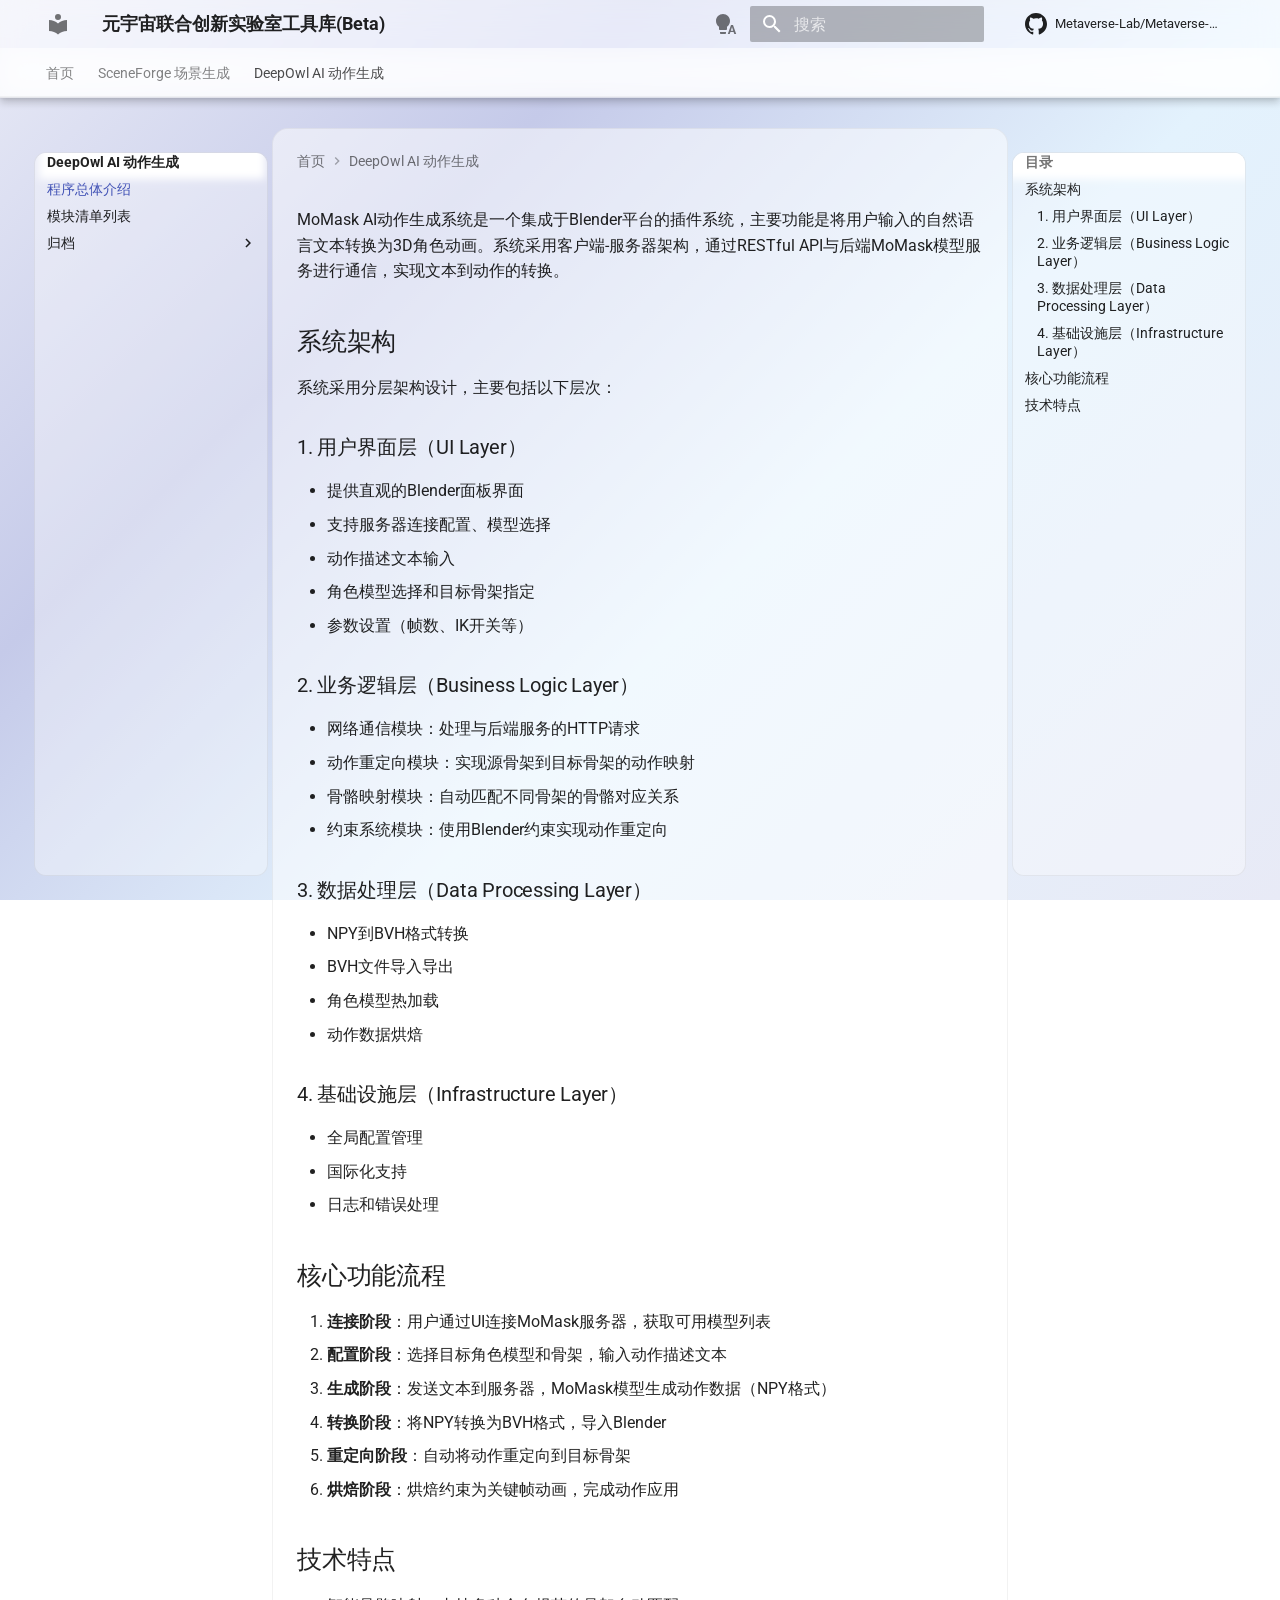
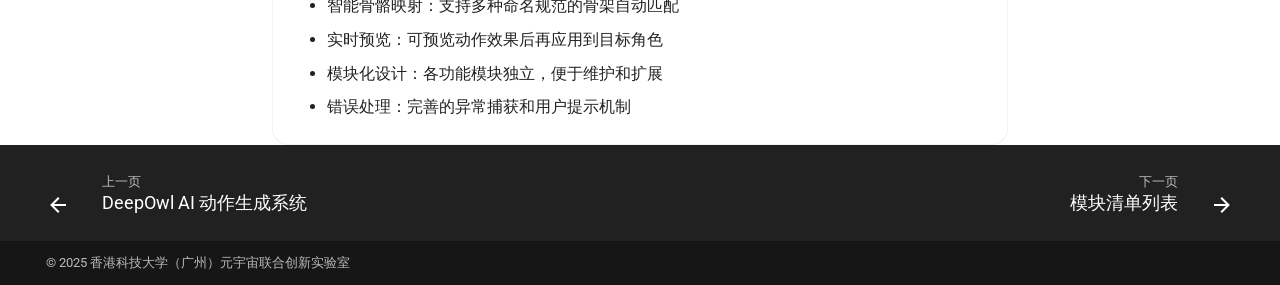
<file: momask_ai/02_overview/index.html>
<!doctype html>
<html lang="zh" class="no-js">
  <head>
    
      <meta charset="utf-8">
      <meta name="viewport" content="width=device-width,initial-scale=1">
      
        <meta name="description" content="香港科技大学（广州）元宇宙联合创新实验室 — 数字人、虚拟现实、元宇宙内容生成与人工智能研究">
      
      
        <meta name="author" content="DoggyChen">
      
      
        <link rel="canonical" href="https://metaverse-lab.hkust-gz.edu.cn/momask_ai/02_overview/">
      
      
        <link rel="prev" href="../">
      
      
        <link rel="next" href="../03_module_list/">
      
      
        
      
      
      <link rel="icon" href="../../assets/images/favicon.png">
      <meta name="generator" content="mkdocs-1.6.1, mkdocs-material-9.7.6">
    
    
      
        <title>程序总体介绍 - 元宇宙联合创新实验室工具库(Beta)</title>
      
    
    
      <link rel="stylesheet" href="../../assets/stylesheets/main.484c7ddc.min.css">
      
        
        <link rel="stylesheet" href="../../assets/stylesheets/palette.ab4e12ef.min.css">
      
      


    
    
      
    
    
      
        
        
        <link rel="preconnect" href="https://fonts.gstatic.com" crossorigin>
        <link rel="stylesheet" href="https://fonts.googleapis.com/css?family=Roboto:300,300i,400,400i,700,700i%7CRoboto+Mono:400,400i,700,700i&display=fallback">
        <style>:root{--md-text-font:"Roboto";--md-code-font:"Roboto Mono"}</style>
      
    
    
      <link rel="stylesheet" href="../../stylesheets/extra.css">
    
    <script>__md_scope=new URL("../..",location),__md_hash=e=>[...e].reduce(((e,_)=>(e<<5)-e+_.charCodeAt(0)),0),__md_get=(e,_=localStorage,t=__md_scope)=>JSON.parse(_.getItem(t.pathname+"."+e)),__md_set=(e,_,t=localStorage,a=__md_scope)=>{try{t.setItem(a.pathname+"."+e,JSON.stringify(_))}catch(e){}}</script>
    
      

    
    
  </head>
  
  
    
    
      
    
    
    
    
    <body dir="ltr" data-md-color-scheme="default" data-md-color-primary="indigo" data-md-color-accent="indigo">
  
    
    <input class="md-toggle" data-md-toggle="drawer" type="checkbox" id="__drawer" autocomplete="off">
    <input class="md-toggle" data-md-toggle="search" type="checkbox" id="__search" autocomplete="off">
    <label class="md-overlay" for="__drawer"></label>
    <div data-md-component="skip">
      
        
        <a href="#_1" class="md-skip">
          跳转至
        </a>
      
    </div>
    <div data-md-component="announce">
      
    </div>
    
    
      

  

<header class="md-header md-header--shadow md-header--lifted" data-md-component="header">
  <nav class="md-header__inner md-grid" aria-label="页眉">
    <a href="../.." title="元宇宙联合创新实验室工具库(Beta)" class="md-header__button md-logo" aria-label="元宇宙联合创新实验室工具库(Beta)" data-md-component="logo">
      
  
  <svg xmlns="http://www.w3.org/2000/svg" viewBox="0 0 24 24"><path d="M12 8a3 3 0 0 0 3-3 3 3 0 0 0-3-3 3 3 0 0 0-3 3 3 3 0 0 0 3 3m0 3.54C9.64 9.35 6.5 8 3 8v11c3.5 0 6.64 1.35 9 3.54 2.36-2.19 5.5-3.54 9-3.54V8c-3.5 0-6.64 1.35-9 3.54"/></svg>

    </a>
    <label class="md-header__button md-icon" for="__drawer">
      
      <svg xmlns="http://www.w3.org/2000/svg" viewBox="0 0 24 24"><path d="M3 6h18v2H3zm0 5h18v2H3zm0 5h18v2H3z"/></svg>
    </label>
    <div class="md-header__title" data-md-component="header-title">
      <div class="md-header__ellipsis">
        <div class="md-header__topic">
          <span class="md-ellipsis">
            元宇宙联合创新实验室工具库(Beta)
          </span>
        </div>
        <div class="md-header__topic" data-md-component="header-topic">
          <span class="md-ellipsis">
            
              程序总体介绍
            
          </span>
        </div>
      </div>
    </div>
    
      
        <form class="md-header__option" data-md-component="palette">
  
    
    
    
    <input class="md-option" data-md-color-media="(prefers-color-scheme)" data-md-color-scheme="default" data-md-color-primary="indigo" data-md-color-accent="indigo"  aria-label="切换到浅色模式"  type="radio" name="__palette" id="__palette_0">
    
      <label class="md-header__button md-icon" title="切换到浅色模式" for="__palette_1" hidden>
        <svg xmlns="http://www.w3.org/2000/svg" viewBox="0 0 24 24"><path d="M9 2C5.13 2 2 5.13 2 9c0 2.38 1.19 4.47 3 5.74V17c0 .55.45 1 1 1h6c.55 0 1-.45 1-1v-2.26c1.81-1.27 3-3.36 3-5.74 0-3.87-3.13-7-7-7M6 21c0 .55.45 1 1 1h4c.55 0 1-.45 1-1v-1H6zm13-8h-2l-3.2 9h1.9l.7-2h3.2l.7 2h1.9zm-2.15 5.65L18 15l1.15 3.65z"/></svg>
      </label>
    
  
    
    
    
    <input class="md-option" data-md-color-media="(prefers-color-scheme: light)" data-md-color-scheme="default" data-md-color-primary="indigo" data-md-color-accent="indigo"  aria-label="切换到深色模式"  type="radio" name="__palette" id="__palette_1">
    
      <label class="md-header__button md-icon" title="切换到深色模式" for="__palette_2" hidden>
        <svg xmlns="http://www.w3.org/2000/svg" viewBox="0 0 24 24"><path d="M12 2a7 7 0 0 0-7 7c0 2.38 1.19 4.47 3 5.74V17a1 1 0 0 0 1 1h6a1 1 0 0 0 1-1v-2.26c1.81-1.27 3-3.36 3-5.74a7 7 0 0 0-7-7M9 21a1 1 0 0 0 1 1h4a1 1 0 0 0 1-1v-1H9z"/></svg>
      </label>
    
  
    
    
    
    <input class="md-option" data-md-color-media="(prefers-color-scheme: dark)" data-md-color-scheme="slate" data-md-color-primary="indigo" data-md-color-accent="indigo"  aria-label="跟随系统"  type="radio" name="__palette" id="__palette_2">
    
      <label class="md-header__button md-icon" title="跟随系统" for="__palette_0" hidden>
        <svg xmlns="http://www.w3.org/2000/svg" viewBox="0 0 24 24"><path d="M12 2a7 7 0 0 1 7 7c0 2.38-1.19 4.47-3 5.74V17a1 1 0 0 1-1 1H9a1 1 0 0 1-1-1v-2.26C6.19 13.47 5 11.38 5 9a7 7 0 0 1 7-7M9 21v-1h6v1a1 1 0 0 1-1 1h-4a1 1 0 0 1-1-1m3-17a5 5 0 0 0-5 5c0 2.05 1.23 3.81 3 4.58V16h4v-2.42c1.77-.77 3-2.53 3-4.58a5 5 0 0 0-5-5"/></svg>
      </label>
    
  
</form>
      
    
    
      <script>var palette=__md_get("__palette");if(palette&&palette.color){if("(prefers-color-scheme)"===palette.color.media){var media=matchMedia("(prefers-color-scheme: light)"),input=document.querySelector(media.matches?"[data-md-color-media='(prefers-color-scheme: light)']":"[data-md-color-media='(prefers-color-scheme: dark)']");palette.color.media=input.getAttribute("data-md-color-media"),palette.color.scheme=input.getAttribute("data-md-color-scheme"),palette.color.primary=input.getAttribute("data-md-color-primary"),palette.color.accent=input.getAttribute("data-md-color-accent")}for(var[key,value]of Object.entries(palette.color))document.body.setAttribute("data-md-color-"+key,value)}</script>
    
    
    
      
      
        <label class="md-header__button md-icon" for="__search">
          
          <svg xmlns="http://www.w3.org/2000/svg" viewBox="0 0 24 24"><path d="M9.5 3A6.5 6.5 0 0 1 16 9.5c0 1.61-.59 3.09-1.56 4.23l.27.27h.79l5 5-1.5 1.5-5-5v-.79l-.27-.27A6.52 6.52 0 0 1 9.5 16 6.5 6.5 0 0 1 3 9.5 6.5 6.5 0 0 1 9.5 3m0 2C7 5 5 7 5 9.5S7 14 9.5 14 14 12 14 9.5 12 5 9.5 5"/></svg>
        </label>
        <div class="md-search" data-md-component="search" role="dialog">
  <label class="md-search__overlay" for="__search"></label>
  <div class="md-search__inner" role="search">
    <form class="md-search__form" name="search">
      <input type="text" class="md-search__input" name="query" aria-label="搜索" placeholder="搜索" autocapitalize="off" autocorrect="off" autocomplete="off" spellcheck="false" data-md-component="search-query" required>
      <label class="md-search__icon md-icon" for="__search">
        
        <svg xmlns="http://www.w3.org/2000/svg" viewBox="0 0 24 24"><path d="M9.5 3A6.5 6.5 0 0 1 16 9.5c0 1.61-.59 3.09-1.56 4.23l.27.27h.79l5 5-1.5 1.5-5-5v-.79l-.27-.27A6.52 6.52 0 0 1 9.5 16 6.5 6.5 0 0 1 3 9.5 6.5 6.5 0 0 1 9.5 3m0 2C7 5 5 7 5 9.5S7 14 9.5 14 14 12 14 9.5 12 5 9.5 5"/></svg>
        
        <svg xmlns="http://www.w3.org/2000/svg" viewBox="0 0 24 24"><path d="M20 11v2H8l5.5 5.5-1.42 1.42L4.16 12l7.92-7.92L13.5 5.5 8 11z"/></svg>
      </label>
      <nav class="md-search__options" aria-label="查找">
        
          <a href="javascript:void(0)" class="md-search__icon md-icon" title="分享" aria-label="分享" data-clipboard data-clipboard-text="" data-md-component="search-share" tabindex="-1">
            
            <svg xmlns="http://www.w3.org/2000/svg" viewBox="0 0 24 24"><path d="M18 16.08c-.76 0-1.44.3-1.96.77L8.91 12.7c.05-.23.09-.46.09-.7s-.04-.47-.09-.7l7.05-4.11c.54.5 1.25.81 2.04.81a3 3 0 0 0 3-3 3 3 0 0 0-3-3 3 3 0 0 0-3 3c0 .24.04.47.09.7L8.04 9.81C7.5 9.31 6.79 9 6 9a3 3 0 0 0-3 3 3 3 0 0 0 3 3c.79 0 1.5-.31 2.04-.81l7.12 4.15c-.05.21-.08.43-.08.66 0 1.61 1.31 2.91 2.92 2.91s2.92-1.3 2.92-2.91A2.92 2.92 0 0 0 18 16.08"/></svg>
          </a>
        
        <button type="reset" class="md-search__icon md-icon" title="清空当前内容" aria-label="清空当前内容" tabindex="-1">
          
          <svg xmlns="http://www.w3.org/2000/svg" viewBox="0 0 24 24"><path d="M19 6.41 17.59 5 12 10.59 6.41 5 5 6.41 10.59 12 5 17.59 6.41 19 12 13.41 17.59 19 19 17.59 13.41 12z"/></svg>
        </button>
      </nav>
      
        <div class="md-search__suggest" data-md-component="search-suggest"></div>
      
    </form>
    <div class="md-search__output">
      <div class="md-search__scrollwrap" tabindex="0" data-md-scrollfix>
        <div class="md-search-result" data-md-component="search-result">
          <div class="md-search-result__meta">
            正在初始化搜索引擎
          </div>
          <ol class="md-search-result__list" role="presentation"></ol>
        </div>
      </div>
    </div>
  </div>
</div>
      
    
    
      <div class="md-header__source">
        <a href="https://github.com/Metaverse-Lab/Metaverse-Website" title="前往仓库" class="md-source" data-md-component="source">
  <div class="md-source__icon md-icon">
    
    <svg xmlns="http://www.w3.org/2000/svg" viewBox="0 0 24 24"><path d="M12 1C5.923 1 1 5.923 1 12c0 4.867 3.149 8.979 7.521 10.436.55.096.756-.233.756-.522 0-.262-.013-1.128-.013-2.049-2.764.509-3.479-.674-3.699-1.292-.124-.317-.66-1.293-1.127-1.554-.385-.207-.936-.715-.014-.729.866-.014 1.485.797 1.691 1.128.99 1.663 2.571 1.196 3.204.907.096-.715.385-1.196.701-1.471-2.448-.275-5.005-1.224-5.005-5.432 0-1.196.426-2.186 1.128-2.956-.111-.275-.496-1.402.11-2.915 0 0 .921-.288 3.024 1.128a10.2 10.2 0 0 1 2.75-.371c.936 0 1.871.123 2.75.371 2.104-1.43 3.025-1.128 3.025-1.128.605 1.513.221 2.64.111 2.915.701.77 1.127 1.747 1.127 2.956 0 4.222-2.571 5.157-5.019 5.432.399.344.743 1.004.743 2.035 0 1.471-.014 2.654-.014 3.025 0 .289.206.632.756.522C19.851 20.979 23 16.854 23 12c0-6.077-4.922-11-11-11"/></svg>
  </div>
  <div class="md-source__repository">
    Metaverse-Lab/Metaverse-Website
  </div>
</a>
      </div>
    
  </nav>
  
    
      
<nav class="md-tabs" aria-label="标签" data-md-component="tabs">
  <div class="md-grid">
    <ul class="md-tabs__list">
      
        
  
  
  
  
    <li class="md-tabs__item">
      <a href="../.." class="md-tabs__link">
        
  
  
    
  
  首页

      </a>
    </li>
  

      
        
  
  
  
  
    
    
      <li class="md-tabs__item">
        <a href="../../sceneForge/" class="md-tabs__link">
          
  
  
    
  
  SceneForge 场景生成

        </a>
      </li>
    
  

      
        
  
  
  
    
  
  
    
    
      <li class="md-tabs__item md-tabs__item--active">
        <a href="../" class="md-tabs__link">
          
  
  
    
  
  DeepOwl AI 动作生成

        </a>
      </li>
    
  

      
    </ul>
  </div>
</nav>
    
  
</header>
    
    <div class="md-container" data-md-component="container">
      
      
        
      
      <main class="md-main" data-md-component="main">
        <div class="md-main__inner md-grid">
          
            
              
              <div class="md-sidebar md-sidebar--primary" data-md-component="sidebar" data-md-type="navigation" >
                <div class="md-sidebar__scrollwrap">
                  <div class="md-sidebar__inner">
                    


  


<nav class="md-nav md-nav--primary md-nav--lifted" aria-label="导航栏" data-md-level="0">
  <label class="md-nav__title" for="__drawer">
    <a href="../.." title="元宇宙联合创新实验室工具库(Beta)" class="md-nav__button md-logo" aria-label="元宇宙联合创新实验室工具库(Beta)" data-md-component="logo">
      
  
  <svg xmlns="http://www.w3.org/2000/svg" viewBox="0 0 24 24"><path d="M12 8a3 3 0 0 0 3-3 3 3 0 0 0-3-3 3 3 0 0 0-3 3 3 3 0 0 0 3 3m0 3.54C9.64 9.35 6.5 8 3 8v11c3.5 0 6.64 1.35 9 3.54 2.36-2.19 5.5-3.54 9-3.54V8c-3.5 0-6.64 1.35-9 3.54"/></svg>

    </a>
    元宇宙联合创新实验室工具库(Beta)
  </label>
  
    <div class="md-nav__source">
      <a href="https://github.com/Metaverse-Lab/Metaverse-Website" title="前往仓库" class="md-source" data-md-component="source">
  <div class="md-source__icon md-icon">
    
    <svg xmlns="http://www.w3.org/2000/svg" viewBox="0 0 24 24"><path d="M12 1C5.923 1 1 5.923 1 12c0 4.867 3.149 8.979 7.521 10.436.55.096.756-.233.756-.522 0-.262-.013-1.128-.013-2.049-2.764.509-3.479-.674-3.699-1.292-.124-.317-.66-1.293-1.127-1.554-.385-.207-.936-.715-.014-.729.866-.014 1.485.797 1.691 1.128.99 1.663 2.571 1.196 3.204.907.096-.715.385-1.196.701-1.471-2.448-.275-5.005-1.224-5.005-5.432 0-1.196.426-2.186 1.128-2.956-.111-.275-.496-1.402.11-2.915 0 0 .921-.288 3.024 1.128a10.2 10.2 0 0 1 2.75-.371c.936 0 1.871.123 2.75.371 2.104-1.43 3.025-1.128 3.025-1.128.605 1.513.221 2.64.111 2.915.701.77 1.127 1.747 1.127 2.956 0 4.222-2.571 5.157-5.019 5.432.399.344.743 1.004.743 2.035 0 1.471-.014 2.654-.014 3.025 0 .289.206.632.756.522C19.851 20.979 23 16.854 23 12c0-6.077-4.922-11-11-11"/></svg>
  </div>
  <div class="md-source__repository">
    Metaverse-Lab/Metaverse-Website
  </div>
</a>
    </div>
  
  <ul class="md-nav__list" data-md-scrollfix>
    
      
      
  
  
  
  
    <li class="md-nav__item">
      <a href="../.." class="md-nav__link">
        
  
  
  <span class="md-ellipsis">
    
  
    首页
  

    
  </span>
  
  

      </a>
    </li>
  

    
      
      
  
  
  
  
    
    
      
        
          
        
      
    
    
    
      
      
    
    
    <li class="md-nav__item md-nav__item--nested">
      
        
        
        <input class="md-nav__toggle md-toggle " type="checkbox" id="__nav_2" >
        
          
          <div class="md-nav__link md-nav__container">
            <a href="../../sceneForge/" class="md-nav__link ">
              
  
  
  <span class="md-ellipsis">
    
  
    SceneForge 场景生成
  

    
  </span>
  
  

            </a>
            
          </div>
        
        <nav class="md-nav" data-md-level="1" aria-labelledby="__nav_2_label" aria-expanded="false">
          <label class="md-nav__title" for="__nav_2">
            <span class="md-nav__icon md-icon"></span>
            
  
    SceneForge 场景生成
  

          </label>
          <ul class="md-nav__list" data-md-scrollfix>
            
              
            
          </ul>
        </nav>
      
    </li>
  

    
      
      
  
  
    
  
  
  
    
    
      
        
          
        
      
        
      
        
      
        
      
    
    
    
      
        
        
      
      
    
    
    <li class="md-nav__item md-nav__item--active md-nav__item--section md-nav__item--nested">
      
        
        
        <input class="md-nav__toggle md-toggle " type="checkbox" id="__nav_3" checked>
        
          
          <div class="md-nav__link md-nav__container">
            <a href="../" class="md-nav__link ">
              
  
  
  <span class="md-ellipsis">
    
  
    DeepOwl AI 动作生成
  

    
  </span>
  
  

            </a>
            
              
              <label class="md-nav__link " for="__nav_3" id="__nav_3_label" tabindex="">
                <span class="md-nav__icon md-icon"></span>
              </label>
            
          </div>
        
        <nav class="md-nav" data-md-level="1" aria-labelledby="__nav_3_label" aria-expanded="true">
          <label class="md-nav__title" for="__nav_3">
            <span class="md-nav__icon md-icon"></span>
            
  
    DeepOwl AI 动作生成
  

          </label>
          <ul class="md-nav__list" data-md-scrollfix>
            
              
            
              
                
  
  
    
  
  
  
    <li class="md-nav__item md-nav__item--active">
      
      <input class="md-nav__toggle md-toggle" type="checkbox" id="__toc">
      
      
        
      
      
        <label class="md-nav__link md-nav__link--active" for="__toc">
          
  
  
  <span class="md-ellipsis">
    
  
    程序总体介绍
  

    
  </span>
  
  

          <span class="md-nav__icon md-icon"></span>
        </label>
      
      <a href="./" class="md-nav__link md-nav__link--active">
        
  
  
  <span class="md-ellipsis">
    
  
    程序总体介绍
  

    
  </span>
  
  

      </a>
      
        

<nav class="md-nav md-nav--secondary" aria-label="目录">
  
  
  
    
  
  
    <label class="md-nav__title" for="__toc">
      <span class="md-nav__icon md-icon"></span>
      目录
    </label>
    <ul class="md-nav__list" data-md-component="toc" data-md-scrollfix>
      
        <li class="md-nav__item">
  <a href="#_2" class="md-nav__link">
    <span class="md-ellipsis">
      
        系统架构
      
    </span>
  </a>
  
    <nav class="md-nav" aria-label="系统架构">
      <ul class="md-nav__list">
        
          <li class="md-nav__item">
  <a href="#1-ui-layer" class="md-nav__link">
    <span class="md-ellipsis">
      
        1. 用户界面层（UI Layer）
      
    </span>
  </a>
  
</li>
        
          <li class="md-nav__item">
  <a href="#2-business-logic-layer" class="md-nav__link">
    <span class="md-ellipsis">
      
        2. 业务逻辑层（Business Logic Layer）
      
    </span>
  </a>
  
</li>
        
          <li class="md-nav__item">
  <a href="#3-data-processing-layer" class="md-nav__link">
    <span class="md-ellipsis">
      
        3. 数据处理层（Data Processing Layer）
      
    </span>
  </a>
  
</li>
        
          <li class="md-nav__item">
  <a href="#4-infrastructure-layer" class="md-nav__link">
    <span class="md-ellipsis">
      
        4. 基础设施层（Infrastructure Layer）
      
    </span>
  </a>
  
</li>
        
      </ul>
    </nav>
  
</li>
      
        <li class="md-nav__item">
  <a href="#_3" class="md-nav__link">
    <span class="md-ellipsis">
      
        核心功能流程
      
    </span>
  </a>
  
</li>
      
        <li class="md-nav__item">
  <a href="#_4" class="md-nav__link">
    <span class="md-ellipsis">
      
        技术特点
      
    </span>
  </a>
  
</li>
      
    </ul>
  
</nav>
      
    </li>
  

              
            
              
                
  
  
  
  
    <li class="md-nav__item">
      <a href="../03_module_list/" class="md-nav__link">
        
  
  
  <span class="md-ellipsis">
    
  
    模块清单列表
  

    
  </span>
  
  

      </a>
    </li>
  

              
            
              
                
  
  
  
  
    
    
      
        
      
    
    
    
      
      
    
    
    <li class="md-nav__item md-nav__item--nested">
      
        
        
        <input class="md-nav__toggle md-toggle " type="checkbox" id="__nav_3_4" >
        
          
          <label class="md-nav__link" for="__nav_3_4" id="__nav_3_4_label" tabindex="0">
            
  
  
  <span class="md-ellipsis">
    
  
    归档
  

    
  </span>
  
  

            <span class="md-nav__icon md-icon"></span>
          </label>
        
        <nav class="md-nav" data-md-level="2" aria-labelledby="__nav_3_4_label" aria-expanded="false">
          <label class="md-nav__title" for="__nav_3_4">
            <span class="md-nav__icon md-icon"></span>
            
  
    归档
  

          </label>
          <ul class="md-nav__list" data-md-scrollfix>
            
              
                
  
  
  
  
    
    
      
        
      
        
      
        
      
        
      
        
      
    
    
    
      
      
    
    
    <li class="md-nav__item md-nav__item--nested">
      
        
        
        <input class="md-nav__toggle md-toggle " type="checkbox" id="__nav_3_4_1" >
        
          
          <label class="md-nav__link" for="__nav_3_4_1" id="__nav_3_4_1_label" tabindex="0">
            
  
  
  <span class="md-ellipsis">
    
  
    模块开发技术文档
  

    
  </span>
  
  

            <span class="md-nav__icon md-icon"></span>
          </label>
        
        <nav class="md-nav" data-md-level="3" aria-labelledby="__nav_3_4_1_label" aria-expanded="false">
          <label class="md-nav__title" for="__nav_3_4_1">
            <span class="md-nav__icon md-icon"></span>
            
  
    模块开发技术文档
  

          </label>
          <ul class="md-nav__list" data-md-scrollfix>
            
              
                
  
  
  
  
    <li class="md-nav__item">
      <a href="../04_1_momask_logic/" class="md-nav__link">
        
  
  
  <span class="md-ellipsis">
    
  
    MoMask 核心逻辑模块
  

    
  </span>
  
  

      </a>
    </li>
  

              
            
              
                
  
  
  
  
    <li class="md-nav__item">
      <a href="../04_2_addon_operators/" class="md-nav__link">
        
  
  
  <span class="md-ellipsis">
    
  
    操作符模块
  

    
  </span>
  
  

      </a>
    </li>
  

              
            
              
                
  
  
  
  
    <li class="md-nav__item">
      <a href="../04_3_addon_panels/" class="md-nav__link">
        
  
  
  <span class="md-ellipsis">
    
  
    UI 面板模块
  

    
  </span>
  
  

      </a>
    </li>
  

              
            
              
                
  
  
  
  
    <li class="md-nav__item">
      <a href="../04_4_bvhtransformer/" class="md-nav__link">
        
  
  
  <span class="md-ellipsis">
    
  
    BVH 转换工具模块
  

    
  </span>
  
  

      </a>
    </li>
  

              
            
              
                
  
  
  
  
    <li class="md-nav__item">
      <a href="../04_5_hotload/" class="md-nav__link">
        
  
  
  <span class="md-ellipsis">
    
  
    热加载工具模块
  

    
  </span>
  
  

      </a>
    </li>
  

              
            
          </ul>
        </nav>
      
    </li>
  

              
            
          </ul>
        </nav>
      
    </li>
  

              
            
          </ul>
        </nav>
      
    </li>
  

    
  </ul>
</nav>
                  </div>
                </div>
              </div>
            
            
              
              <div class="md-sidebar md-sidebar--secondary" data-md-component="sidebar" data-md-type="toc" >
                <div class="md-sidebar__scrollwrap">
                  <div class="md-sidebar__inner">
                    

<nav class="md-nav md-nav--secondary" aria-label="目录">
  
  
  
    
  
  
    <label class="md-nav__title" for="__toc">
      <span class="md-nav__icon md-icon"></span>
      目录
    </label>
    <ul class="md-nav__list" data-md-component="toc" data-md-scrollfix>
      
        <li class="md-nav__item">
  <a href="#_2" class="md-nav__link">
    <span class="md-ellipsis">
      
        系统架构
      
    </span>
  </a>
  
    <nav class="md-nav" aria-label="系统架构">
      <ul class="md-nav__list">
        
          <li class="md-nav__item">
  <a href="#1-ui-layer" class="md-nav__link">
    <span class="md-ellipsis">
      
        1. 用户界面层（UI Layer）
      
    </span>
  </a>
  
</li>
        
          <li class="md-nav__item">
  <a href="#2-business-logic-layer" class="md-nav__link">
    <span class="md-ellipsis">
      
        2. 业务逻辑层（Business Logic Layer）
      
    </span>
  </a>
  
</li>
        
          <li class="md-nav__item">
  <a href="#3-data-processing-layer" class="md-nav__link">
    <span class="md-ellipsis">
      
        3. 数据处理层（Data Processing Layer）
      
    </span>
  </a>
  
</li>
        
          <li class="md-nav__item">
  <a href="#4-infrastructure-layer" class="md-nav__link">
    <span class="md-ellipsis">
      
        4. 基础设施层（Infrastructure Layer）
      
    </span>
  </a>
  
</li>
        
      </ul>
    </nav>
  
</li>
      
        <li class="md-nav__item">
  <a href="#_3" class="md-nav__link">
    <span class="md-ellipsis">
      
        核心功能流程
      
    </span>
  </a>
  
</li>
      
        <li class="md-nav__item">
  <a href="#_4" class="md-nav__link">
    <span class="md-ellipsis">
      
        技术特点
      
    </span>
  </a>
  
</li>
      
    </ul>
  
</nav>
                  </div>
                </div>
              </div>
            
          
          
            <div class="md-content" data-md-component="content">
              
                



  


  <nav class="md-path" aria-label="导航栏" >
    <ol class="md-path__list">
      
        
  
  
    <li class="md-path__item">
      <a href="../.." class="md-path__link">
        
  <span class="md-ellipsis">
    首页
  </span>

      </a>
    </li>
  

      
      
        
  
  
    
    
      <li class="md-path__item">
        <a href="../" class="md-path__link">
          
  <span class="md-ellipsis">
    DeepOwl AI 动作生成
  </span>

        </a>
      </li>
    
  

      
    </ol>
  </nav>

              
              <article class="md-content__inner md-typeset">
                
                  


  
  


<h1 id="_1">第二章 程序总体介绍<a class="headerlink" href="#_1" title="Permanent link">&para;</a></h1>
<p>MoMask AI动作生成系统是一个集成于Blender平台的插件系统，主要功能是将用户输入的自然语言文本转换为3D角色动画。系统采用客户端-服务器架构，通过RESTful API与后端MoMask模型服务进行通信，实现文本到动作的转换。</p>
<h2 id="_2">系统架构<a class="headerlink" href="#_2" title="Permanent link">&para;</a></h2>
<p>系统采用分层架构设计，主要包括以下层次：</p>
<h3 id="1-ui-layer">1. 用户界面层（UI Layer）<a class="headerlink" href="#1-ui-layer" title="Permanent link">&para;</a></h3>
<ul>
<li>提供直观的Blender面板界面</li>
<li>支持服务器连接配置、模型选择</li>
<li>动作描述文本输入</li>
<li>角色模型选择和目标骨架指定</li>
<li>参数设置（帧数、IK开关等）</li>
</ul>
<h3 id="2-business-logic-layer">2. 业务逻辑层（Business Logic Layer）<a class="headerlink" href="#2-business-logic-layer" title="Permanent link">&para;</a></h3>
<ul>
<li>网络通信模块：处理与后端服务的HTTP请求</li>
<li>动作重定向模块：实现源骨架到目标骨架的动作映射</li>
<li>骨骼映射模块：自动匹配不同骨架的骨骼对应关系</li>
<li>约束系统模块：使用Blender约束实现动作重定向</li>
</ul>
<h3 id="3-data-processing-layer">3. 数据处理层（Data Processing Layer）<a class="headerlink" href="#3-data-processing-layer" title="Permanent link">&para;</a></h3>
<ul>
<li>NPY到BVH格式转换</li>
<li>BVH文件导入导出</li>
<li>角色模型热加载</li>
<li>动作数据烘焙</li>
</ul>
<h3 id="4-infrastructure-layer">4. 基础设施层（Infrastructure Layer）<a class="headerlink" href="#4-infrastructure-layer" title="Permanent link">&para;</a></h3>
<ul>
<li>全局配置管理</li>
<li>国际化支持</li>
<li>日志和错误处理</li>
</ul>
<h2 id="_3">核心功能流程<a class="headerlink" href="#_3" title="Permanent link">&para;</a></h2>
<ol>
<li><strong>连接阶段</strong>：用户通过UI连接MoMask服务器，获取可用模型列表</li>
<li><strong>配置阶段</strong>：选择目标角色模型和骨架，输入动作描述文本</li>
<li><strong>生成阶段</strong>：发送文本到服务器，MoMask模型生成动作数据（NPY格式）</li>
<li><strong>转换阶段</strong>：将NPY转换为BVH格式，导入Blender</li>
<li><strong>重定向阶段</strong>：自动将动作重定向到目标骨架</li>
<li><strong>烘焙阶段</strong>：烘焙约束为关键帧动画，完成动作应用</li>
</ol>
<h2 id="_4">技术特点<a class="headerlink" href="#_4" title="Permanent link">&para;</a></h2>
<ul>
<li>智能骨骼映射：支持多种命名规范的骨架自动匹配</li>
<li>实时预览：可预览动作效果后再应用到目标角色</li>
<li>模块化设计：各功能模块独立，便于维护和扩展</li>
<li>错误处理：完善的异常捕获和用户提示机制</li>
</ul>












                
              </article>
            </div>
          
          
  <script>var tabs=__md_get("__tabs");if(Array.isArray(tabs))e:for(var set of document.querySelectorAll(".tabbed-set")){var labels=set.querySelector(".tabbed-labels");for(var tab of tabs)for(var label of labels.getElementsByTagName("label"))if(label.innerText.trim()===tab){var input=document.getElementById(label.htmlFor);input.checked=!0;continue e}}</script>

<script>var target=document.getElementById(location.hash.slice(1));target&&target.name&&(target.checked=target.name.startsWith("__tabbed_"))</script>
        </div>
        
          <button type="button" class="md-top md-icon" data-md-component="top" hidden>
  
  <svg xmlns="http://www.w3.org/2000/svg" viewBox="0 0 24 24"><path d="M13 20h-2V8l-5.5 5.5-1.42-1.42L12 4.16l7.92 7.92-1.42 1.42L13 8z"/></svg>
  回到页面顶部
</button>
        
      </main>
      
        <footer class="md-footer">
  
    
      
      <nav class="md-footer__inner md-grid" aria-label="页脚" >
        
          
          <a href="../" class="md-footer__link md-footer__link--prev" aria-label="上一页: DeepOwl AI 动作生成系统">
            <div class="md-footer__button md-icon">
              
              <svg xmlns="http://www.w3.org/2000/svg" viewBox="0 0 24 24"><path d="M20 11v2H8l5.5 5.5-1.42 1.42L4.16 12l7.92-7.92L13.5 5.5 8 11z"/></svg>
            </div>
            <div class="md-footer__title">
              <span class="md-footer__direction">
                上一页
              </span>
              <div class="md-ellipsis">
                DeepOwl AI 动作生成系统
              </div>
            </div>
          </a>
        
        
          
          <a href="../03_module_list/" class="md-footer__link md-footer__link--next" aria-label="下一页: 模块清单列表">
            <div class="md-footer__title">
              <span class="md-footer__direction">
                下一页
              </span>
              <div class="md-ellipsis">
                模块清单列表
              </div>
            </div>
            <div class="md-footer__button md-icon">
              
              <svg xmlns="http://www.w3.org/2000/svg" viewBox="0 0 24 24"><path d="M4 11v2h12l-5.5 5.5 1.42 1.42L19.84 12l-7.92-7.92L10.5 5.5 16 11z"/></svg>
            </div>
          </a>
        
      </nav>
    
  
  <div class="md-footer-meta md-typeset">
    <div class="md-footer-meta__inner md-grid">
      <div class="md-copyright">
    <div class="md-copyright__highlight">
        &copy; 2025 <a href="https://bunnychen.top/about/MetaverseJointInnovationLaboratory/" target="_blank" rel="noopener">香港科技大学（广州）元宇宙联合创新实验室</a>
    </div>
    
</div>
      
    </div>
  </div>
</footer>
      
    </div>
    <div class="md-dialog" data-md-component="dialog">
      <div class="md-dialog__inner md-typeset"></div>
    </div>
    
      <div class="md-progress" data-md-component="progress" role="progressbar"></div>
    
    
    
      
      
      <script id="__config" type="application/json">{"annotate": null, "base": "../..", "features": ["content.code.annotate", "content.code.copy", "content.footnote.tooltips", "content.tabs.link", "content.tooltips", "navigation.footer", "navigation.indexes", "navigation.instant", "navigation.instant.prefetch", "navigation.instant.progress", "navigation.path", "navigation.tabs", "navigation.tabs.sticky", "navigation.top", "navigation.tracking", "search.highlight", "search.share", "search.suggest", "toc.follow"], "search": "../../assets/javascripts/workers/search.2c215733.min.js", "tags": null, "translations": {"clipboard.copied": "\u5df2\u590d\u5236", "clipboard.copy": "\u590d\u5236", "search.result.more.one": "\u5728\u8be5\u9875\u4e0a\u8fd8\u6709 1 \u4e2a\u7b26\u5408\u6761\u4ef6\u7684\u7ed3\u679c", "search.result.more.other": "\u5728\u8be5\u9875\u4e0a\u8fd8\u6709 # \u4e2a\u7b26\u5408\u6761\u4ef6\u7684\u7ed3\u679c", "search.result.none": "\u6ca1\u6709\u627e\u5230\u7b26\u5408\u6761\u4ef6\u7684\u7ed3\u679c", "search.result.one": "\u627e\u5230 1 \u4e2a\u7b26\u5408\u6761\u4ef6\u7684\u7ed3\u679c", "search.result.other": "# \u4e2a\u7b26\u5408\u6761\u4ef6\u7684\u7ed3\u679c", "search.result.placeholder": "\u952e\u5165\u4ee5\u5f00\u59cb\u641c\u7d22", "search.result.term.missing": "\u7f3a\u5c11", "select.version": "\u9009\u62e9\u5f53\u524d\u7248\u672c"}, "version": null}</script>
    
    
      <script src="../../assets/javascripts/bundle.79ae519e.min.js"></script>
      
    
  </body>
</html>
</file>
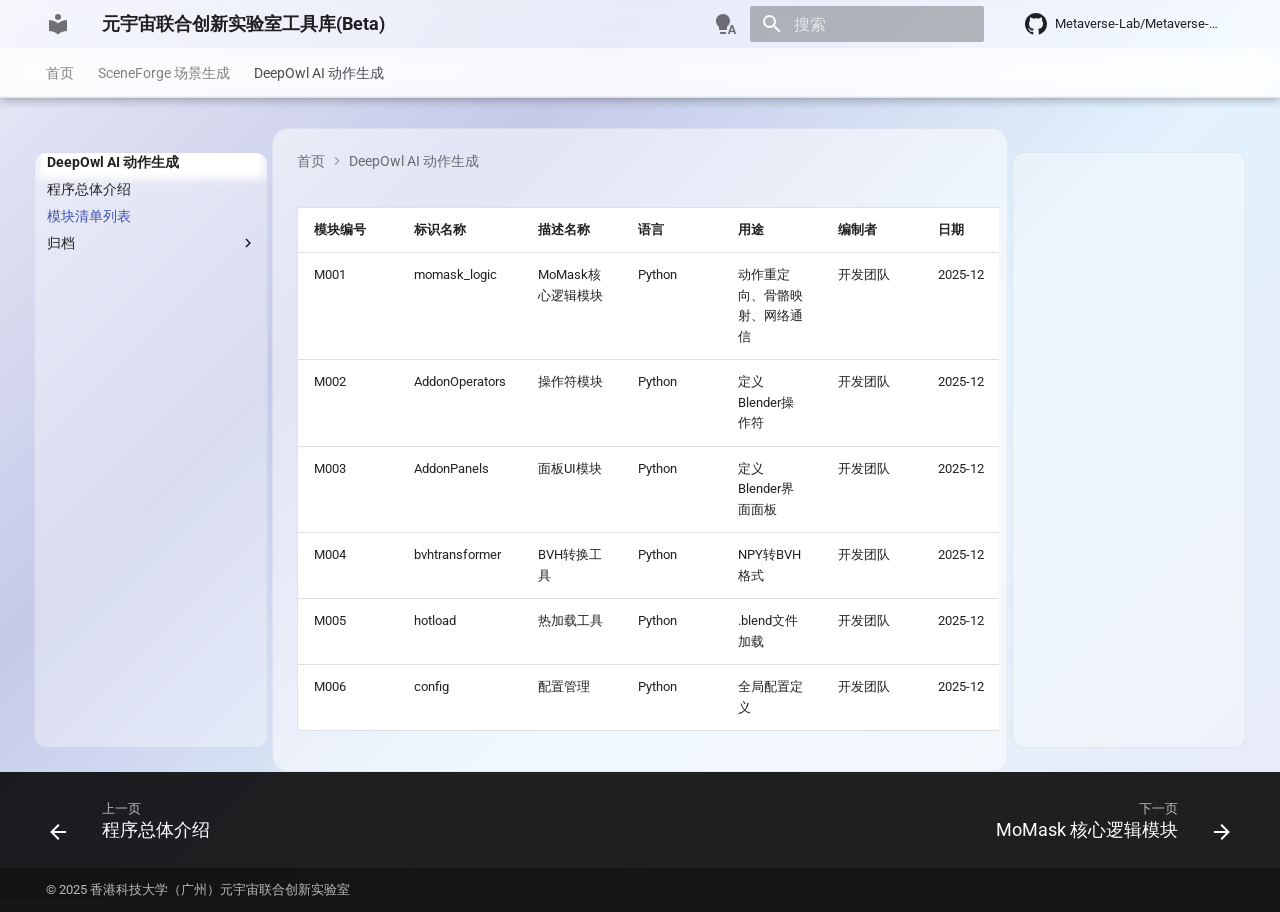
<file: momask_ai/03_module_list/index.html>
<!doctype html>
<html lang="zh" class="no-js">
  <head>
    
      <meta charset="utf-8">
      <meta name="viewport" content="width=device-width,initial-scale=1">
      
        <meta name="description" content="香港科技大学（广州）元宇宙联合创新实验室 — 数字人、虚拟现实、元宇宙内容生成与人工智能研究">
      
      
        <meta name="author" content="DoggyChen">
      
      
        <link rel="canonical" href="https://metaverse-lab.hkust-gz.edu.cn/momask_ai/03_module_list/">
      
      
        <link rel="prev" href="../02_overview/">
      
      
        <link rel="next" href="../04_1_momask_logic/">
      
      
        
      
      
      <link rel="icon" href="../../assets/images/favicon.png">
      <meta name="generator" content="mkdocs-1.6.1, mkdocs-material-9.7.6">
    
    
      
        <title>模块清单列表 - 元宇宙联合创新实验室工具库(Beta)</title>
      
    
    
      <link rel="stylesheet" href="../../assets/stylesheets/main.484c7ddc.min.css">
      
        
        <link rel="stylesheet" href="../../assets/stylesheets/palette.ab4e12ef.min.css">
      
      


    
    
      
    
    
      
        
        
        <link rel="preconnect" href="https://fonts.gstatic.com" crossorigin>
        <link rel="stylesheet" href="https://fonts.googleapis.com/css?family=Roboto:300,300i,400,400i,700,700i%7CRoboto+Mono:400,400i,700,700i&display=fallback">
        <style>:root{--md-text-font:"Roboto";--md-code-font:"Roboto Mono"}</style>
      
    
    
      <link rel="stylesheet" href="../../stylesheets/extra.css">
    
    <script>__md_scope=new URL("../..",location),__md_hash=e=>[...e].reduce(((e,_)=>(e<<5)-e+_.charCodeAt(0)),0),__md_get=(e,_=localStorage,t=__md_scope)=>JSON.parse(_.getItem(t.pathname+"."+e)),__md_set=(e,_,t=localStorage,a=__md_scope)=>{try{t.setItem(a.pathname+"."+e,JSON.stringify(_))}catch(e){}}</script>
    
      

    
    
  </head>
  
  
    
    
      
    
    
    
    
    <body dir="ltr" data-md-color-scheme="default" data-md-color-primary="indigo" data-md-color-accent="indigo">
  
    
    <input class="md-toggle" data-md-toggle="drawer" type="checkbox" id="__drawer" autocomplete="off">
    <input class="md-toggle" data-md-toggle="search" type="checkbox" id="__search" autocomplete="off">
    <label class="md-overlay" for="__drawer"></label>
    <div data-md-component="skip">
      
        
        <a href="#_1" class="md-skip">
          跳转至
        </a>
      
    </div>
    <div data-md-component="announce">
      
    </div>
    
    
      

  

<header class="md-header md-header--shadow md-header--lifted" data-md-component="header">
  <nav class="md-header__inner md-grid" aria-label="页眉">
    <a href="../.." title="元宇宙联合创新实验室工具库(Beta)" class="md-header__button md-logo" aria-label="元宇宙联合创新实验室工具库(Beta)" data-md-component="logo">
      
  
  <svg xmlns="http://www.w3.org/2000/svg" viewBox="0 0 24 24"><path d="M12 8a3 3 0 0 0 3-3 3 3 0 0 0-3-3 3 3 0 0 0-3 3 3 3 0 0 0 3 3m0 3.54C9.64 9.35 6.5 8 3 8v11c3.5 0 6.64 1.35 9 3.54 2.36-2.19 5.5-3.54 9-3.54V8c-3.5 0-6.64 1.35-9 3.54"/></svg>

    </a>
    <label class="md-header__button md-icon" for="__drawer">
      
      <svg xmlns="http://www.w3.org/2000/svg" viewBox="0 0 24 24"><path d="M3 6h18v2H3zm0 5h18v2H3zm0 5h18v2H3z"/></svg>
    </label>
    <div class="md-header__title" data-md-component="header-title">
      <div class="md-header__ellipsis">
        <div class="md-header__topic">
          <span class="md-ellipsis">
            元宇宙联合创新实验室工具库(Beta)
          </span>
        </div>
        <div class="md-header__topic" data-md-component="header-topic">
          <span class="md-ellipsis">
            
              模块清单列表
            
          </span>
        </div>
      </div>
    </div>
    
      
        <form class="md-header__option" data-md-component="palette">
  
    
    
    
    <input class="md-option" data-md-color-media="(prefers-color-scheme)" data-md-color-scheme="default" data-md-color-primary="indigo" data-md-color-accent="indigo"  aria-label="切换到浅色模式"  type="radio" name="__palette" id="__palette_0">
    
      <label class="md-header__button md-icon" title="切换到浅色模式" for="__palette_1" hidden>
        <svg xmlns="http://www.w3.org/2000/svg" viewBox="0 0 24 24"><path d="M9 2C5.13 2 2 5.13 2 9c0 2.38 1.19 4.47 3 5.74V17c0 .55.45 1 1 1h6c.55 0 1-.45 1-1v-2.26c1.81-1.27 3-3.36 3-5.74 0-3.87-3.13-7-7-7M6 21c0 .55.45 1 1 1h4c.55 0 1-.45 1-1v-1H6zm13-8h-2l-3.2 9h1.9l.7-2h3.2l.7 2h1.9zm-2.15 5.65L18 15l1.15 3.65z"/></svg>
      </label>
    
  
    
    
    
    <input class="md-option" data-md-color-media="(prefers-color-scheme: light)" data-md-color-scheme="default" data-md-color-primary="indigo" data-md-color-accent="indigo"  aria-label="切换到深色模式"  type="radio" name="__palette" id="__palette_1">
    
      <label class="md-header__button md-icon" title="切换到深色模式" for="__palette_2" hidden>
        <svg xmlns="http://www.w3.org/2000/svg" viewBox="0 0 24 24"><path d="M12 2a7 7 0 0 0-7 7c0 2.38 1.19 4.47 3 5.74V17a1 1 0 0 0 1 1h6a1 1 0 0 0 1-1v-2.26c1.81-1.27 3-3.36 3-5.74a7 7 0 0 0-7-7M9 21a1 1 0 0 0 1 1h4a1 1 0 0 0 1-1v-1H9z"/></svg>
      </label>
    
  
    
    
    
    <input class="md-option" data-md-color-media="(prefers-color-scheme: dark)" data-md-color-scheme="slate" data-md-color-primary="indigo" data-md-color-accent="indigo"  aria-label="跟随系统"  type="radio" name="__palette" id="__palette_2">
    
      <label class="md-header__button md-icon" title="跟随系统" for="__palette_0" hidden>
        <svg xmlns="http://www.w3.org/2000/svg" viewBox="0 0 24 24"><path d="M12 2a7 7 0 0 1 7 7c0 2.38-1.19 4.47-3 5.74V17a1 1 0 0 1-1 1H9a1 1 0 0 1-1-1v-2.26C6.19 13.47 5 11.38 5 9a7 7 0 0 1 7-7M9 21v-1h6v1a1 1 0 0 1-1 1h-4a1 1 0 0 1-1-1m3-17a5 5 0 0 0-5 5c0 2.05 1.23 3.81 3 4.58V16h4v-2.42c1.77-.77 3-2.53 3-4.58a5 5 0 0 0-5-5"/></svg>
      </label>
    
  
</form>
      
    
    
      <script>var palette=__md_get("__palette");if(palette&&palette.color){if("(prefers-color-scheme)"===palette.color.media){var media=matchMedia("(prefers-color-scheme: light)"),input=document.querySelector(media.matches?"[data-md-color-media='(prefers-color-scheme: light)']":"[data-md-color-media='(prefers-color-scheme: dark)']");palette.color.media=input.getAttribute("data-md-color-media"),palette.color.scheme=input.getAttribute("data-md-color-scheme"),palette.color.primary=input.getAttribute("data-md-color-primary"),palette.color.accent=input.getAttribute("data-md-color-accent")}for(var[key,value]of Object.entries(palette.color))document.body.setAttribute("data-md-color-"+key,value)}</script>
    
    
    
      
      
        <label class="md-header__button md-icon" for="__search">
          
          <svg xmlns="http://www.w3.org/2000/svg" viewBox="0 0 24 24"><path d="M9.5 3A6.5 6.5 0 0 1 16 9.5c0 1.61-.59 3.09-1.56 4.23l.27.27h.79l5 5-1.5 1.5-5-5v-.79l-.27-.27A6.52 6.52 0 0 1 9.5 16 6.5 6.5 0 0 1 3 9.5 6.5 6.5 0 0 1 9.5 3m0 2C7 5 5 7 5 9.5S7 14 9.5 14 14 12 14 9.5 12 5 9.5 5"/></svg>
        </label>
        <div class="md-search" data-md-component="search" role="dialog">
  <label class="md-search__overlay" for="__search"></label>
  <div class="md-search__inner" role="search">
    <form class="md-search__form" name="search">
      <input type="text" class="md-search__input" name="query" aria-label="搜索" placeholder="搜索" autocapitalize="off" autocorrect="off" autocomplete="off" spellcheck="false" data-md-component="search-query" required>
      <label class="md-search__icon md-icon" for="__search">
        
        <svg xmlns="http://www.w3.org/2000/svg" viewBox="0 0 24 24"><path d="M9.5 3A6.5 6.5 0 0 1 16 9.5c0 1.61-.59 3.09-1.56 4.23l.27.27h.79l5 5-1.5 1.5-5-5v-.79l-.27-.27A6.52 6.52 0 0 1 9.5 16 6.5 6.5 0 0 1 3 9.5 6.5 6.5 0 0 1 9.5 3m0 2C7 5 5 7 5 9.5S7 14 9.5 14 14 12 14 9.5 12 5 9.5 5"/></svg>
        
        <svg xmlns="http://www.w3.org/2000/svg" viewBox="0 0 24 24"><path d="M20 11v2H8l5.5 5.5-1.42 1.42L4.16 12l7.92-7.92L13.5 5.5 8 11z"/></svg>
      </label>
      <nav class="md-search__options" aria-label="查找">
        
          <a href="javascript:void(0)" class="md-search__icon md-icon" title="分享" aria-label="分享" data-clipboard data-clipboard-text="" data-md-component="search-share" tabindex="-1">
            
            <svg xmlns="http://www.w3.org/2000/svg" viewBox="0 0 24 24"><path d="M18 16.08c-.76 0-1.44.3-1.96.77L8.91 12.7c.05-.23.09-.46.09-.7s-.04-.47-.09-.7l7.05-4.11c.54.5 1.25.81 2.04.81a3 3 0 0 0 3-3 3 3 0 0 0-3-3 3 3 0 0 0-3 3c0 .24.04.47.09.7L8.04 9.81C7.5 9.31 6.79 9 6 9a3 3 0 0 0-3 3 3 3 0 0 0 3 3c.79 0 1.5-.31 2.04-.81l7.12 4.15c-.05.21-.08.43-.08.66 0 1.61 1.31 2.91 2.92 2.91s2.92-1.3 2.92-2.91A2.92 2.92 0 0 0 18 16.08"/></svg>
          </a>
        
        <button type="reset" class="md-search__icon md-icon" title="清空当前内容" aria-label="清空当前内容" tabindex="-1">
          
          <svg xmlns="http://www.w3.org/2000/svg" viewBox="0 0 24 24"><path d="M19 6.41 17.59 5 12 10.59 6.41 5 5 6.41 10.59 12 5 17.59 6.41 19 12 13.41 17.59 19 19 17.59 13.41 12z"/></svg>
        </button>
      </nav>
      
        <div class="md-search__suggest" data-md-component="search-suggest"></div>
      
    </form>
    <div class="md-search__output">
      <div class="md-search__scrollwrap" tabindex="0" data-md-scrollfix>
        <div class="md-search-result" data-md-component="search-result">
          <div class="md-search-result__meta">
            正在初始化搜索引擎
          </div>
          <ol class="md-search-result__list" role="presentation"></ol>
        </div>
      </div>
    </div>
  </div>
</div>
      
    
    
      <div class="md-header__source">
        <a href="https://github.com/Metaverse-Lab/Metaverse-Website" title="前往仓库" class="md-source" data-md-component="source">
  <div class="md-source__icon md-icon">
    
    <svg xmlns="http://www.w3.org/2000/svg" viewBox="0 0 24 24"><path d="M12 1C5.923 1 1 5.923 1 12c0 4.867 3.149 8.979 7.521 10.436.55.096.756-.233.756-.522 0-.262-.013-1.128-.013-2.049-2.764.509-3.479-.674-3.699-1.292-.124-.317-.66-1.293-1.127-1.554-.385-.207-.936-.715-.014-.729.866-.014 1.485.797 1.691 1.128.99 1.663 2.571 1.196 3.204.907.096-.715.385-1.196.701-1.471-2.448-.275-5.005-1.224-5.005-5.432 0-1.196.426-2.186 1.128-2.956-.111-.275-.496-1.402.11-2.915 0 0 .921-.288 3.024 1.128a10.2 10.2 0 0 1 2.75-.371c.936 0 1.871.123 2.75.371 2.104-1.43 3.025-1.128 3.025-1.128.605 1.513.221 2.64.111 2.915.701.77 1.127 1.747 1.127 2.956 0 4.222-2.571 5.157-5.019 5.432.399.344.743 1.004.743 2.035 0 1.471-.014 2.654-.014 3.025 0 .289.206.632.756.522C19.851 20.979 23 16.854 23 12c0-6.077-4.922-11-11-11"/></svg>
  </div>
  <div class="md-source__repository">
    Metaverse-Lab/Metaverse-Website
  </div>
</a>
      </div>
    
  </nav>
  
    
      
<nav class="md-tabs" aria-label="标签" data-md-component="tabs">
  <div class="md-grid">
    <ul class="md-tabs__list">
      
        
  
  
  
  
    <li class="md-tabs__item">
      <a href="../.." class="md-tabs__link">
        
  
  
    
  
  首页

      </a>
    </li>
  

      
        
  
  
  
  
    
    
      <li class="md-tabs__item">
        <a href="../../sceneForge/" class="md-tabs__link">
          
  
  
    
  
  SceneForge 场景生成

        </a>
      </li>
    
  

      
        
  
  
  
    
  
  
    
    
      <li class="md-tabs__item md-tabs__item--active">
        <a href="../" class="md-tabs__link">
          
  
  
    
  
  DeepOwl AI 动作生成

        </a>
      </li>
    
  

      
    </ul>
  </div>
</nav>
    
  
</header>
    
    <div class="md-container" data-md-component="container">
      
      
        
      
      <main class="md-main" data-md-component="main">
        <div class="md-main__inner md-grid">
          
            
              
              <div class="md-sidebar md-sidebar--primary" data-md-component="sidebar" data-md-type="navigation" >
                <div class="md-sidebar__scrollwrap">
                  <div class="md-sidebar__inner">
                    


  


<nav class="md-nav md-nav--primary md-nav--lifted" aria-label="导航栏" data-md-level="0">
  <label class="md-nav__title" for="__drawer">
    <a href="../.." title="元宇宙联合创新实验室工具库(Beta)" class="md-nav__button md-logo" aria-label="元宇宙联合创新实验室工具库(Beta)" data-md-component="logo">
      
  
  <svg xmlns="http://www.w3.org/2000/svg" viewBox="0 0 24 24"><path d="M12 8a3 3 0 0 0 3-3 3 3 0 0 0-3-3 3 3 0 0 0-3 3 3 3 0 0 0 3 3m0 3.54C9.64 9.35 6.5 8 3 8v11c3.5 0 6.64 1.35 9 3.54 2.36-2.19 5.5-3.54 9-3.54V8c-3.5 0-6.64 1.35-9 3.54"/></svg>

    </a>
    元宇宙联合创新实验室工具库(Beta)
  </label>
  
    <div class="md-nav__source">
      <a href="https://github.com/Metaverse-Lab/Metaverse-Website" title="前往仓库" class="md-source" data-md-component="source">
  <div class="md-source__icon md-icon">
    
    <svg xmlns="http://www.w3.org/2000/svg" viewBox="0 0 24 24"><path d="M12 1C5.923 1 1 5.923 1 12c0 4.867 3.149 8.979 7.521 10.436.55.096.756-.233.756-.522 0-.262-.013-1.128-.013-2.049-2.764.509-3.479-.674-3.699-1.292-.124-.317-.66-1.293-1.127-1.554-.385-.207-.936-.715-.014-.729.866-.014 1.485.797 1.691 1.128.99 1.663 2.571 1.196 3.204.907.096-.715.385-1.196.701-1.471-2.448-.275-5.005-1.224-5.005-5.432 0-1.196.426-2.186 1.128-2.956-.111-.275-.496-1.402.11-2.915 0 0 .921-.288 3.024 1.128a10.2 10.2 0 0 1 2.75-.371c.936 0 1.871.123 2.75.371 2.104-1.43 3.025-1.128 3.025-1.128.605 1.513.221 2.64.111 2.915.701.77 1.127 1.747 1.127 2.956 0 4.222-2.571 5.157-5.019 5.432.399.344.743 1.004.743 2.035 0 1.471-.014 2.654-.014 3.025 0 .289.206.632.756.522C19.851 20.979 23 16.854 23 12c0-6.077-4.922-11-11-11"/></svg>
  </div>
  <div class="md-source__repository">
    Metaverse-Lab/Metaverse-Website
  </div>
</a>
    </div>
  
  <ul class="md-nav__list" data-md-scrollfix>
    
      
      
  
  
  
  
    <li class="md-nav__item">
      <a href="../.." class="md-nav__link">
        
  
  
  <span class="md-ellipsis">
    
  
    首页
  

    
  </span>
  
  

      </a>
    </li>
  

    
      
      
  
  
  
  
    
    
      
        
          
        
      
    
    
    
      
      
    
    
    <li class="md-nav__item md-nav__item--nested">
      
        
        
        <input class="md-nav__toggle md-toggle " type="checkbox" id="__nav_2" >
        
          
          <div class="md-nav__link md-nav__container">
            <a href="../../sceneForge/" class="md-nav__link ">
              
  
  
  <span class="md-ellipsis">
    
  
    SceneForge 场景生成
  

    
  </span>
  
  

            </a>
            
          </div>
        
        <nav class="md-nav" data-md-level="1" aria-labelledby="__nav_2_label" aria-expanded="false">
          <label class="md-nav__title" for="__nav_2">
            <span class="md-nav__icon md-icon"></span>
            
  
    SceneForge 场景生成
  

          </label>
          <ul class="md-nav__list" data-md-scrollfix>
            
              
            
          </ul>
        </nav>
      
    </li>
  

    
      
      
  
  
    
  
  
  
    
    
      
        
          
        
      
        
      
        
      
        
      
    
    
    
      
        
        
      
      
    
    
    <li class="md-nav__item md-nav__item--active md-nav__item--section md-nav__item--nested">
      
        
        
        <input class="md-nav__toggle md-toggle " type="checkbox" id="__nav_3" checked>
        
          
          <div class="md-nav__link md-nav__container">
            <a href="../" class="md-nav__link ">
              
  
  
  <span class="md-ellipsis">
    
  
    DeepOwl AI 动作生成
  

    
  </span>
  
  

            </a>
            
              
              <label class="md-nav__link " for="__nav_3" id="__nav_3_label" tabindex="">
                <span class="md-nav__icon md-icon"></span>
              </label>
            
          </div>
        
        <nav class="md-nav" data-md-level="1" aria-labelledby="__nav_3_label" aria-expanded="true">
          <label class="md-nav__title" for="__nav_3">
            <span class="md-nav__icon md-icon"></span>
            
  
    DeepOwl AI 动作生成
  

          </label>
          <ul class="md-nav__list" data-md-scrollfix>
            
              
            
              
                
  
  
  
  
    <li class="md-nav__item">
      <a href="../02_overview/" class="md-nav__link">
        
  
  
  <span class="md-ellipsis">
    
  
    程序总体介绍
  

    
  </span>
  
  

      </a>
    </li>
  

              
            
              
                
  
  
    
  
  
  
    <li class="md-nav__item md-nav__item--active">
      
      <input class="md-nav__toggle md-toggle" type="checkbox" id="__toc">
      
      
        
      
      
      <a href="./" class="md-nav__link md-nav__link--active">
        
  
  
  <span class="md-ellipsis">
    
  
    模块清单列表
  

    
  </span>
  
  

      </a>
      
    </li>
  

              
            
              
                
  
  
  
  
    
    
      
        
      
    
    
    
      
      
    
    
    <li class="md-nav__item md-nav__item--nested">
      
        
        
        <input class="md-nav__toggle md-toggle " type="checkbox" id="__nav_3_4" >
        
          
          <label class="md-nav__link" for="__nav_3_4" id="__nav_3_4_label" tabindex="0">
            
  
  
  <span class="md-ellipsis">
    
  
    归档
  

    
  </span>
  
  

            <span class="md-nav__icon md-icon"></span>
          </label>
        
        <nav class="md-nav" data-md-level="2" aria-labelledby="__nav_3_4_label" aria-expanded="false">
          <label class="md-nav__title" for="__nav_3_4">
            <span class="md-nav__icon md-icon"></span>
            
  
    归档
  

          </label>
          <ul class="md-nav__list" data-md-scrollfix>
            
              
                
  
  
  
  
    
    
      
        
      
        
      
        
      
        
      
        
      
    
    
    
      
      
    
    
    <li class="md-nav__item md-nav__item--nested">
      
        
        
        <input class="md-nav__toggle md-toggle " type="checkbox" id="__nav_3_4_1" >
        
          
          <label class="md-nav__link" for="__nav_3_4_1" id="__nav_3_4_1_label" tabindex="0">
            
  
  
  <span class="md-ellipsis">
    
  
    模块开发技术文档
  

    
  </span>
  
  

            <span class="md-nav__icon md-icon"></span>
          </label>
        
        <nav class="md-nav" data-md-level="3" aria-labelledby="__nav_3_4_1_label" aria-expanded="false">
          <label class="md-nav__title" for="__nav_3_4_1">
            <span class="md-nav__icon md-icon"></span>
            
  
    模块开发技术文档
  

          </label>
          <ul class="md-nav__list" data-md-scrollfix>
            
              
                
  
  
  
  
    <li class="md-nav__item">
      <a href="../04_1_momask_logic/" class="md-nav__link">
        
  
  
  <span class="md-ellipsis">
    
  
    MoMask 核心逻辑模块
  

    
  </span>
  
  

      </a>
    </li>
  

              
            
              
                
  
  
  
  
    <li class="md-nav__item">
      <a href="../04_2_addon_operators/" class="md-nav__link">
        
  
  
  <span class="md-ellipsis">
    
  
    操作符模块
  

    
  </span>
  
  

      </a>
    </li>
  

              
            
              
                
  
  
  
  
    <li class="md-nav__item">
      <a href="../04_3_addon_panels/" class="md-nav__link">
        
  
  
  <span class="md-ellipsis">
    
  
    UI 面板模块
  

    
  </span>
  
  

      </a>
    </li>
  

              
            
              
                
  
  
  
  
    <li class="md-nav__item">
      <a href="../04_4_bvhtransformer/" class="md-nav__link">
        
  
  
  <span class="md-ellipsis">
    
  
    BVH 转换工具模块
  

    
  </span>
  
  

      </a>
    </li>
  

              
            
              
                
  
  
  
  
    <li class="md-nav__item">
      <a href="../04_5_hotload/" class="md-nav__link">
        
  
  
  <span class="md-ellipsis">
    
  
    热加载工具模块
  

    
  </span>
  
  

      </a>
    </li>
  

              
            
          </ul>
        </nav>
      
    </li>
  

              
            
          </ul>
        </nav>
      
    </li>
  

              
            
          </ul>
        </nav>
      
    </li>
  

    
  </ul>
</nav>
                  </div>
                </div>
              </div>
            
            
              
              <div class="md-sidebar md-sidebar--secondary" data-md-component="sidebar" data-md-type="toc" >
                <div class="md-sidebar__scrollwrap">
                  <div class="md-sidebar__inner">
                    

<nav class="md-nav md-nav--secondary" aria-label="目录">
  
  
  
    
  
  
</nav>
                  </div>
                </div>
              </div>
            
          
          
            <div class="md-content" data-md-component="content">
              
                



  


  <nav class="md-path" aria-label="导航栏" >
    <ol class="md-path__list">
      
        
  
  
    <li class="md-path__item">
      <a href="../.." class="md-path__link">
        
  <span class="md-ellipsis">
    首页
  </span>

      </a>
    </li>
  

      
      
        
  
  
    
    
      <li class="md-path__item">
        <a href="../" class="md-path__link">
          
  <span class="md-ellipsis">
    DeepOwl AI 动作生成
  </span>

        </a>
      </li>
    
  

      
    </ol>
  </nav>

              
              <article class="md-content__inner md-typeset">
                
                  


  
  


<h1 id="_1">第三章 模块清单列表<a class="headerlink" href="#_1" title="Permanent link">&para;</a></h1>
<table>
<thead>
<tr>
<th style="text-align: left;">模块编号</th>
<th style="text-align: left;">标识名称</th>
<th style="text-align: left;">描述名称</th>
<th style="text-align: left;">语言</th>
<th style="text-align: left;">用途</th>
<th style="text-align: left;">编制者</th>
<th style="text-align: left;">日期</th>
<th style="text-align: left;">备注</th>
</tr>
</thead>
<tbody>
<tr>
<td style="text-align: left;">M001</td>
<td style="text-align: left;">momask_logic</td>
<td style="text-align: left;">MoMask核心逻辑模块</td>
<td style="text-align: left;">Python</td>
<td style="text-align: left;">动作重定向、骨骼映射、网络通信</td>
<td style="text-align: left;">开发团队</td>
<td style="text-align: left;">2025-12</td>
<td style="text-align: left;">核心模块</td>
</tr>
<tr>
<td style="text-align: left;">M002</td>
<td style="text-align: left;">AddonOperators</td>
<td style="text-align: left;">操作符模块</td>
<td style="text-align: left;">Python</td>
<td style="text-align: left;">定义Blender操作符</td>
<td style="text-align: left;">开发团队</td>
<td style="text-align: left;">2025-12</td>
<td style="text-align: left;">UI交互</td>
</tr>
<tr>
<td style="text-align: left;">M003</td>
<td style="text-align: left;">AddonPanels</td>
<td style="text-align: left;">面板UI模块</td>
<td style="text-align: left;">Python</td>
<td style="text-align: left;">定义Blender界面面板</td>
<td style="text-align: left;">开发团队</td>
<td style="text-align: left;">2025-12</td>
<td style="text-align: left;">界面展示</td>
</tr>
<tr>
<td style="text-align: left;">M004</td>
<td style="text-align: left;">bvhtransformer</td>
<td style="text-align: left;">BVH转换工具</td>
<td style="text-align: left;">Python</td>
<td style="text-align: left;">NPY转BVH格式</td>
<td style="text-align: left;">开发团队</td>
<td style="text-align: left;">2025-12</td>
<td style="text-align: left;">数据转换</td>
</tr>
<tr>
<td style="text-align: left;">M005</td>
<td style="text-align: left;">hotload</td>
<td style="text-align: left;">热加载工具</td>
<td style="text-align: left;">Python</td>
<td style="text-align: left;">.blend文件加载</td>
<td style="text-align: left;">开发团队</td>
<td style="text-align: left;">2025-12</td>
<td style="text-align: left;">资源管理</td>
</tr>
<tr>
<td style="text-align: left;">M006</td>
<td style="text-align: left;">config</td>
<td style="text-align: left;">配置管理</td>
<td style="text-align: left;">Python</td>
<td style="text-align: left;">全局配置定义</td>
<td style="text-align: left;">开发团队</td>
<td style="text-align: left;">2025-12</td>
<td style="text-align: left;">系统配置</td>
</tr>
</tbody>
</table>












                
              </article>
            </div>
          
          
  <script>var tabs=__md_get("__tabs");if(Array.isArray(tabs))e:for(var set of document.querySelectorAll(".tabbed-set")){var labels=set.querySelector(".tabbed-labels");for(var tab of tabs)for(var label of labels.getElementsByTagName("label"))if(label.innerText.trim()===tab){var input=document.getElementById(label.htmlFor);input.checked=!0;continue e}}</script>

<script>var target=document.getElementById(location.hash.slice(1));target&&target.name&&(target.checked=target.name.startsWith("__tabbed_"))</script>
        </div>
        
          <button type="button" class="md-top md-icon" data-md-component="top" hidden>
  
  <svg xmlns="http://www.w3.org/2000/svg" viewBox="0 0 24 24"><path d="M13 20h-2V8l-5.5 5.5-1.42-1.42L12 4.16l7.92 7.92-1.42 1.42L13 8z"/></svg>
  回到页面顶部
</button>
        
      </main>
      
        <footer class="md-footer">
  
    
      
      <nav class="md-footer__inner md-grid" aria-label="页脚" >
        
          
          <a href="../02_overview/" class="md-footer__link md-footer__link--prev" aria-label="上一页: 程序总体介绍">
            <div class="md-footer__button md-icon">
              
              <svg xmlns="http://www.w3.org/2000/svg" viewBox="0 0 24 24"><path d="M20 11v2H8l5.5 5.5-1.42 1.42L4.16 12l7.92-7.92L13.5 5.5 8 11z"/></svg>
            </div>
            <div class="md-footer__title">
              <span class="md-footer__direction">
                上一页
              </span>
              <div class="md-ellipsis">
                程序总体介绍
              </div>
            </div>
          </a>
        
        
          
          <a href="../04_1_momask_logic/" class="md-footer__link md-footer__link--next" aria-label="下一页: MoMask 核心逻辑模块">
            <div class="md-footer__title">
              <span class="md-footer__direction">
                下一页
              </span>
              <div class="md-ellipsis">
                MoMask 核心逻辑模块
              </div>
            </div>
            <div class="md-footer__button md-icon">
              
              <svg xmlns="http://www.w3.org/2000/svg" viewBox="0 0 24 24"><path d="M4 11v2h12l-5.5 5.5 1.42 1.42L19.84 12l-7.92-7.92L10.5 5.5 16 11z"/></svg>
            </div>
          </a>
        
      </nav>
    
  
  <div class="md-footer-meta md-typeset">
    <div class="md-footer-meta__inner md-grid">
      <div class="md-copyright">
    <div class="md-copyright__highlight">
        &copy; 2025 <a href="https://bunnychen.top/about/MetaverseJointInnovationLaboratory/" target="_blank" rel="noopener">香港科技大学（广州）元宇宙联合创新实验室</a>
    </div>
    
</div>
      
    </div>
  </div>
</footer>
      
    </div>
    <div class="md-dialog" data-md-component="dialog">
      <div class="md-dialog__inner md-typeset"></div>
    </div>
    
      <div class="md-progress" data-md-component="progress" role="progressbar"></div>
    
    
    
      
      
      <script id="__config" type="application/json">{"annotate": null, "base": "../..", "features": ["content.code.annotate", "content.code.copy", "content.footnote.tooltips", "content.tabs.link", "content.tooltips", "navigation.footer", "navigation.indexes", "navigation.instant", "navigation.instant.prefetch", "navigation.instant.progress", "navigation.path", "navigation.tabs", "navigation.tabs.sticky", "navigation.top", "navigation.tracking", "search.highlight", "search.share", "search.suggest", "toc.follow"], "search": "../../assets/javascripts/workers/search.2c215733.min.js", "tags": null, "translations": {"clipboard.copied": "\u5df2\u590d\u5236", "clipboard.copy": "\u590d\u5236", "search.result.more.one": "\u5728\u8be5\u9875\u4e0a\u8fd8\u6709 1 \u4e2a\u7b26\u5408\u6761\u4ef6\u7684\u7ed3\u679c", "search.result.more.other": "\u5728\u8be5\u9875\u4e0a\u8fd8\u6709 # \u4e2a\u7b26\u5408\u6761\u4ef6\u7684\u7ed3\u679c", "search.result.none": "\u6ca1\u6709\u627e\u5230\u7b26\u5408\u6761\u4ef6\u7684\u7ed3\u679c", "search.result.one": "\u627e\u5230 1 \u4e2a\u7b26\u5408\u6761\u4ef6\u7684\u7ed3\u679c", "search.result.other": "# \u4e2a\u7b26\u5408\u6761\u4ef6\u7684\u7ed3\u679c", "search.result.placeholder": "\u952e\u5165\u4ee5\u5f00\u59cb\u641c\u7d22", "search.result.term.missing": "\u7f3a\u5c11", "select.version": "\u9009\u62e9\u5f53\u524d\u7248\u672c"}, "version": null}</script>
    
    
      <script src="../../assets/javascripts/bundle.79ae519e.min.js"></script>
      
    
  </body>
</html>
</file>
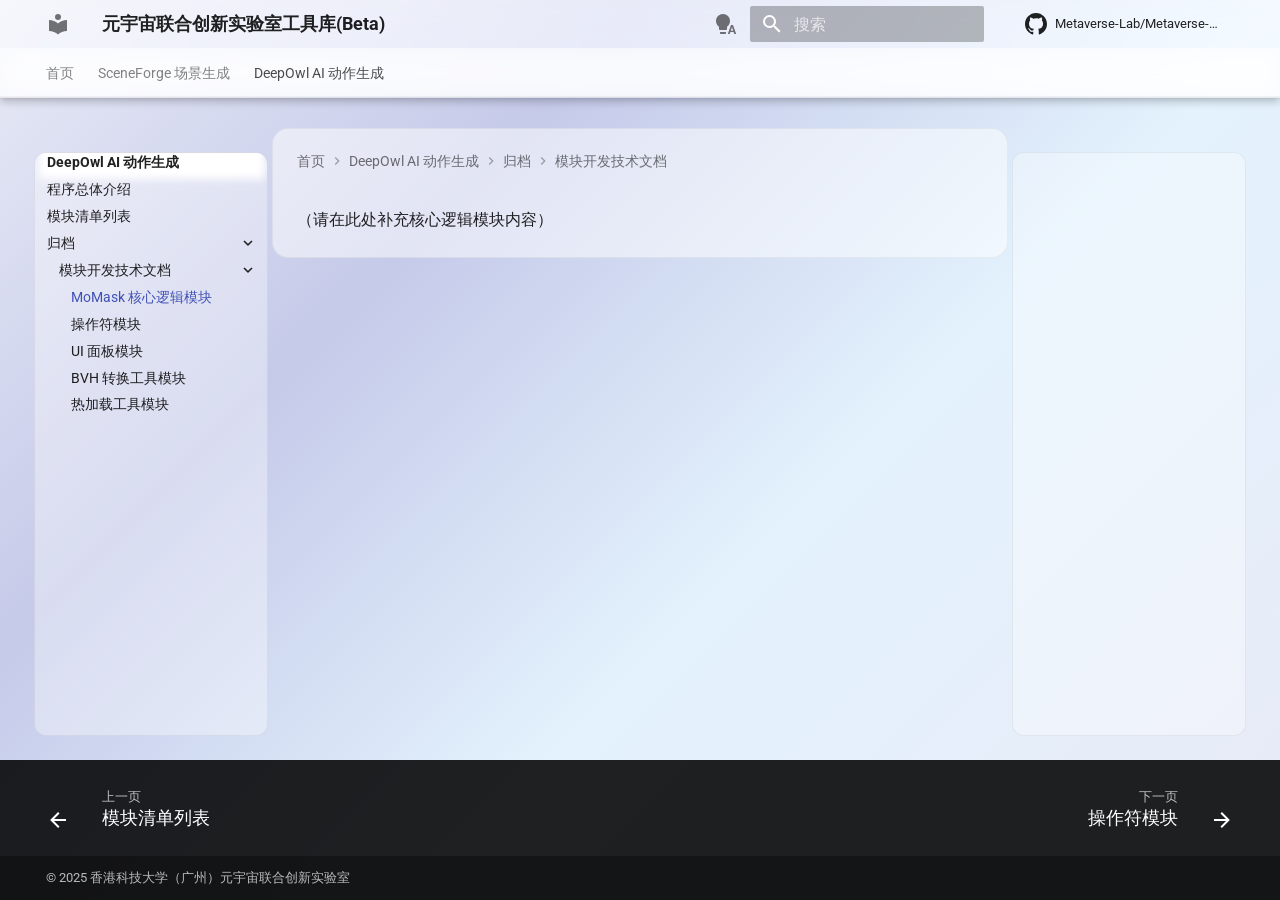
<file: momask_ai/04_1_momask_logic/index.html>
<!doctype html>
<html lang="zh" class="no-js">
  <head>
    
      <meta charset="utf-8">
      <meta name="viewport" content="width=device-width,initial-scale=1">
      
        <meta name="description" content="香港科技大学（广州）元宇宙联合创新实验室 — 数字人、虚拟现实、元宇宙内容生成与人工智能研究">
      
      
        <meta name="author" content="DoggyChen">
      
      
        <link rel="canonical" href="https://metaverse-lab.hkust-gz.edu.cn/momask_ai/04_1_momask_logic/">
      
      
        <link rel="prev" href="../03_module_list/">
      
      
        <link rel="next" href="../04_2_addon_operators/">
      
      
        
      
      
      <link rel="icon" href="../../assets/images/favicon.png">
      <meta name="generator" content="mkdocs-1.6.1, mkdocs-material-9.7.6">
    
    
      
        <title>MoMask 核心逻辑模块 - 元宇宙联合创新实验室工具库(Beta)</title>
      
    
    
      <link rel="stylesheet" href="../../assets/stylesheets/main.484c7ddc.min.css">
      
        
        <link rel="stylesheet" href="../../assets/stylesheets/palette.ab4e12ef.min.css">
      
      


    
    
      
    
    
      
        
        
        <link rel="preconnect" href="https://fonts.gstatic.com" crossorigin>
        <link rel="stylesheet" href="https://fonts.googleapis.com/css?family=Roboto:300,300i,400,400i,700,700i%7CRoboto+Mono:400,400i,700,700i&display=fallback">
        <style>:root{--md-text-font:"Roboto";--md-code-font:"Roboto Mono"}</style>
      
    
    
      <link rel="stylesheet" href="../../stylesheets/extra.css">
    
    <script>__md_scope=new URL("../..",location),__md_hash=e=>[...e].reduce(((e,_)=>(e<<5)-e+_.charCodeAt(0)),0),__md_get=(e,_=localStorage,t=__md_scope)=>JSON.parse(_.getItem(t.pathname+"."+e)),__md_set=(e,_,t=localStorage,a=__md_scope)=>{try{t.setItem(a.pathname+"."+e,JSON.stringify(_))}catch(e){}}</script>
    
      

    
    
  </head>
  
  
    
    
      
    
    
    
    
    <body dir="ltr" data-md-color-scheme="default" data-md-color-primary="indigo" data-md-color-accent="indigo">
  
    
    <input class="md-toggle" data-md-toggle="drawer" type="checkbox" id="__drawer" autocomplete="off">
    <input class="md-toggle" data-md-toggle="search" type="checkbox" id="__search" autocomplete="off">
    <label class="md-overlay" for="__drawer"></label>
    <div data-md-component="skip">
      
        
        <a href="#momaskmomask_logic" class="md-skip">
          跳转至
        </a>
      
    </div>
    <div data-md-component="announce">
      
    </div>
    
    
      

  

<header class="md-header md-header--shadow md-header--lifted" data-md-component="header">
  <nav class="md-header__inner md-grid" aria-label="页眉">
    <a href="../.." title="元宇宙联合创新实验室工具库(Beta)" class="md-header__button md-logo" aria-label="元宇宙联合创新实验室工具库(Beta)" data-md-component="logo">
      
  
  <svg xmlns="http://www.w3.org/2000/svg" viewBox="0 0 24 24"><path d="M12 8a3 3 0 0 0 3-3 3 3 0 0 0-3-3 3 3 0 0 0-3 3 3 3 0 0 0 3 3m0 3.54C9.64 9.35 6.5 8 3 8v11c3.5 0 6.64 1.35 9 3.54 2.36-2.19 5.5-3.54 9-3.54V8c-3.5 0-6.64 1.35-9 3.54"/></svg>

    </a>
    <label class="md-header__button md-icon" for="__drawer">
      
      <svg xmlns="http://www.w3.org/2000/svg" viewBox="0 0 24 24"><path d="M3 6h18v2H3zm0 5h18v2H3zm0 5h18v2H3z"/></svg>
    </label>
    <div class="md-header__title" data-md-component="header-title">
      <div class="md-header__ellipsis">
        <div class="md-header__topic">
          <span class="md-ellipsis">
            元宇宙联合创新实验室工具库(Beta)
          </span>
        </div>
        <div class="md-header__topic" data-md-component="header-topic">
          <span class="md-ellipsis">
            
              MoMask 核心逻辑模块
            
          </span>
        </div>
      </div>
    </div>
    
      
        <form class="md-header__option" data-md-component="palette">
  
    
    
    
    <input class="md-option" data-md-color-media="(prefers-color-scheme)" data-md-color-scheme="default" data-md-color-primary="indigo" data-md-color-accent="indigo"  aria-label="切换到浅色模式"  type="radio" name="__palette" id="__palette_0">
    
      <label class="md-header__button md-icon" title="切换到浅色模式" for="__palette_1" hidden>
        <svg xmlns="http://www.w3.org/2000/svg" viewBox="0 0 24 24"><path d="M9 2C5.13 2 2 5.13 2 9c0 2.38 1.19 4.47 3 5.74V17c0 .55.45 1 1 1h6c.55 0 1-.45 1-1v-2.26c1.81-1.27 3-3.36 3-5.74 0-3.87-3.13-7-7-7M6 21c0 .55.45 1 1 1h4c.55 0 1-.45 1-1v-1H6zm13-8h-2l-3.2 9h1.9l.7-2h3.2l.7 2h1.9zm-2.15 5.65L18 15l1.15 3.65z"/></svg>
      </label>
    
  
    
    
    
    <input class="md-option" data-md-color-media="(prefers-color-scheme: light)" data-md-color-scheme="default" data-md-color-primary="indigo" data-md-color-accent="indigo"  aria-label="切换到深色模式"  type="radio" name="__palette" id="__palette_1">
    
      <label class="md-header__button md-icon" title="切换到深色模式" for="__palette_2" hidden>
        <svg xmlns="http://www.w3.org/2000/svg" viewBox="0 0 24 24"><path d="M12 2a7 7 0 0 0-7 7c0 2.38 1.19 4.47 3 5.74V17a1 1 0 0 0 1 1h6a1 1 0 0 0 1-1v-2.26c1.81-1.27 3-3.36 3-5.74a7 7 0 0 0-7-7M9 21a1 1 0 0 0 1 1h4a1 1 0 0 0 1-1v-1H9z"/></svg>
      </label>
    
  
    
    
    
    <input class="md-option" data-md-color-media="(prefers-color-scheme: dark)" data-md-color-scheme="slate" data-md-color-primary="indigo" data-md-color-accent="indigo"  aria-label="跟随系统"  type="radio" name="__palette" id="__palette_2">
    
      <label class="md-header__button md-icon" title="跟随系统" for="__palette_0" hidden>
        <svg xmlns="http://www.w3.org/2000/svg" viewBox="0 0 24 24"><path d="M12 2a7 7 0 0 1 7 7c0 2.38-1.19 4.47-3 5.74V17a1 1 0 0 1-1 1H9a1 1 0 0 1-1-1v-2.26C6.19 13.47 5 11.38 5 9a7 7 0 0 1 7-7M9 21v-1h6v1a1 1 0 0 1-1 1h-4a1 1 0 0 1-1-1m3-17a5 5 0 0 0-5 5c0 2.05 1.23 3.81 3 4.58V16h4v-2.42c1.77-.77 3-2.53 3-4.58a5 5 0 0 0-5-5"/></svg>
      </label>
    
  
</form>
      
    
    
      <script>var palette=__md_get("__palette");if(palette&&palette.color){if("(prefers-color-scheme)"===palette.color.media){var media=matchMedia("(prefers-color-scheme: light)"),input=document.querySelector(media.matches?"[data-md-color-media='(prefers-color-scheme: light)']":"[data-md-color-media='(prefers-color-scheme: dark)']");palette.color.media=input.getAttribute("data-md-color-media"),palette.color.scheme=input.getAttribute("data-md-color-scheme"),palette.color.primary=input.getAttribute("data-md-color-primary"),palette.color.accent=input.getAttribute("data-md-color-accent")}for(var[key,value]of Object.entries(palette.color))document.body.setAttribute("data-md-color-"+key,value)}</script>
    
    
    
      
      
        <label class="md-header__button md-icon" for="__search">
          
          <svg xmlns="http://www.w3.org/2000/svg" viewBox="0 0 24 24"><path d="M9.5 3A6.5 6.5 0 0 1 16 9.5c0 1.61-.59 3.09-1.56 4.23l.27.27h.79l5 5-1.5 1.5-5-5v-.79l-.27-.27A6.52 6.52 0 0 1 9.5 16 6.5 6.5 0 0 1 3 9.5 6.5 6.5 0 0 1 9.5 3m0 2C7 5 5 7 5 9.5S7 14 9.5 14 14 12 14 9.5 12 5 9.5 5"/></svg>
        </label>
        <div class="md-search" data-md-component="search" role="dialog">
  <label class="md-search__overlay" for="__search"></label>
  <div class="md-search__inner" role="search">
    <form class="md-search__form" name="search">
      <input type="text" class="md-search__input" name="query" aria-label="搜索" placeholder="搜索" autocapitalize="off" autocorrect="off" autocomplete="off" spellcheck="false" data-md-component="search-query" required>
      <label class="md-search__icon md-icon" for="__search">
        
        <svg xmlns="http://www.w3.org/2000/svg" viewBox="0 0 24 24"><path d="M9.5 3A6.5 6.5 0 0 1 16 9.5c0 1.61-.59 3.09-1.56 4.23l.27.27h.79l5 5-1.5 1.5-5-5v-.79l-.27-.27A6.52 6.52 0 0 1 9.5 16 6.5 6.5 0 0 1 3 9.5 6.5 6.5 0 0 1 9.5 3m0 2C7 5 5 7 5 9.5S7 14 9.5 14 14 12 14 9.5 12 5 9.5 5"/></svg>
        
        <svg xmlns="http://www.w3.org/2000/svg" viewBox="0 0 24 24"><path d="M20 11v2H8l5.5 5.5-1.42 1.42L4.16 12l7.92-7.92L13.5 5.5 8 11z"/></svg>
      </label>
      <nav class="md-search__options" aria-label="查找">
        
          <a href="javascript:void(0)" class="md-search__icon md-icon" title="分享" aria-label="分享" data-clipboard data-clipboard-text="" data-md-component="search-share" tabindex="-1">
            
            <svg xmlns="http://www.w3.org/2000/svg" viewBox="0 0 24 24"><path d="M18 16.08c-.76 0-1.44.3-1.96.77L8.91 12.7c.05-.23.09-.46.09-.7s-.04-.47-.09-.7l7.05-4.11c.54.5 1.25.81 2.04.81a3 3 0 0 0 3-3 3 3 0 0 0-3-3 3 3 0 0 0-3 3c0 .24.04.47.09.7L8.04 9.81C7.5 9.31 6.79 9 6 9a3 3 0 0 0-3 3 3 3 0 0 0 3 3c.79 0 1.5-.31 2.04-.81l7.12 4.15c-.05.21-.08.43-.08.66 0 1.61 1.31 2.91 2.92 2.91s2.92-1.3 2.92-2.91A2.92 2.92 0 0 0 18 16.08"/></svg>
          </a>
        
        <button type="reset" class="md-search__icon md-icon" title="清空当前内容" aria-label="清空当前内容" tabindex="-1">
          
          <svg xmlns="http://www.w3.org/2000/svg" viewBox="0 0 24 24"><path d="M19 6.41 17.59 5 12 10.59 6.41 5 5 6.41 10.59 12 5 17.59 6.41 19 12 13.41 17.59 19 19 17.59 13.41 12z"/></svg>
        </button>
      </nav>
      
        <div class="md-search__suggest" data-md-component="search-suggest"></div>
      
    </form>
    <div class="md-search__output">
      <div class="md-search__scrollwrap" tabindex="0" data-md-scrollfix>
        <div class="md-search-result" data-md-component="search-result">
          <div class="md-search-result__meta">
            正在初始化搜索引擎
          </div>
          <ol class="md-search-result__list" role="presentation"></ol>
        </div>
      </div>
    </div>
  </div>
</div>
      
    
    
      <div class="md-header__source">
        <a href="https://github.com/Metaverse-Lab/Metaverse-Website" title="前往仓库" class="md-source" data-md-component="source">
  <div class="md-source__icon md-icon">
    
    <svg xmlns="http://www.w3.org/2000/svg" viewBox="0 0 24 24"><path d="M12 1C5.923 1 1 5.923 1 12c0 4.867 3.149 8.979 7.521 10.436.55.096.756-.233.756-.522 0-.262-.013-1.128-.013-2.049-2.764.509-3.479-.674-3.699-1.292-.124-.317-.66-1.293-1.127-1.554-.385-.207-.936-.715-.014-.729.866-.014 1.485.797 1.691 1.128.99 1.663 2.571 1.196 3.204.907.096-.715.385-1.196.701-1.471-2.448-.275-5.005-1.224-5.005-5.432 0-1.196.426-2.186 1.128-2.956-.111-.275-.496-1.402.11-2.915 0 0 .921-.288 3.024 1.128a10.2 10.2 0 0 1 2.75-.371c.936 0 1.871.123 2.75.371 2.104-1.43 3.025-1.128 3.025-1.128.605 1.513.221 2.64.111 2.915.701.77 1.127 1.747 1.127 2.956 0 4.222-2.571 5.157-5.019 5.432.399.344.743 1.004.743 2.035 0 1.471-.014 2.654-.014 3.025 0 .289.206.632.756.522C19.851 20.979 23 16.854 23 12c0-6.077-4.922-11-11-11"/></svg>
  </div>
  <div class="md-source__repository">
    Metaverse-Lab/Metaverse-Website
  </div>
</a>
      </div>
    
  </nav>
  
    
      
<nav class="md-tabs" aria-label="标签" data-md-component="tabs">
  <div class="md-grid">
    <ul class="md-tabs__list">
      
        
  
  
  
  
    <li class="md-tabs__item">
      <a href="../.." class="md-tabs__link">
        
  
  
    
  
  首页

      </a>
    </li>
  

      
        
  
  
  
  
    
    
      <li class="md-tabs__item">
        <a href="../../sceneForge/" class="md-tabs__link">
          
  
  
    
  
  SceneForge 场景生成

        </a>
      </li>
    
  

      
        
  
  
  
    
  
  
    
    
      <li class="md-tabs__item md-tabs__item--active">
        <a href="../" class="md-tabs__link">
          
  
  
    
  
  DeepOwl AI 动作生成

        </a>
      </li>
    
  

      
    </ul>
  </div>
</nav>
    
  
</header>
    
    <div class="md-container" data-md-component="container">
      
      
        
      
      <main class="md-main" data-md-component="main">
        <div class="md-main__inner md-grid">
          
            
              
              <div class="md-sidebar md-sidebar--primary" data-md-component="sidebar" data-md-type="navigation" >
                <div class="md-sidebar__scrollwrap">
                  <div class="md-sidebar__inner">
                    


  


<nav class="md-nav md-nav--primary md-nav--lifted" aria-label="导航栏" data-md-level="0">
  <label class="md-nav__title" for="__drawer">
    <a href="../.." title="元宇宙联合创新实验室工具库(Beta)" class="md-nav__button md-logo" aria-label="元宇宙联合创新实验室工具库(Beta)" data-md-component="logo">
      
  
  <svg xmlns="http://www.w3.org/2000/svg" viewBox="0 0 24 24"><path d="M12 8a3 3 0 0 0 3-3 3 3 0 0 0-3-3 3 3 0 0 0-3 3 3 3 0 0 0 3 3m0 3.54C9.64 9.35 6.5 8 3 8v11c3.5 0 6.64 1.35 9 3.54 2.36-2.19 5.5-3.54 9-3.54V8c-3.5 0-6.64 1.35-9 3.54"/></svg>

    </a>
    元宇宙联合创新实验室工具库(Beta)
  </label>
  
    <div class="md-nav__source">
      <a href="https://github.com/Metaverse-Lab/Metaverse-Website" title="前往仓库" class="md-source" data-md-component="source">
  <div class="md-source__icon md-icon">
    
    <svg xmlns="http://www.w3.org/2000/svg" viewBox="0 0 24 24"><path d="M12 1C5.923 1 1 5.923 1 12c0 4.867 3.149 8.979 7.521 10.436.55.096.756-.233.756-.522 0-.262-.013-1.128-.013-2.049-2.764.509-3.479-.674-3.699-1.292-.124-.317-.66-1.293-1.127-1.554-.385-.207-.936-.715-.014-.729.866-.014 1.485.797 1.691 1.128.99 1.663 2.571 1.196 3.204.907.096-.715.385-1.196.701-1.471-2.448-.275-5.005-1.224-5.005-5.432 0-1.196.426-2.186 1.128-2.956-.111-.275-.496-1.402.11-2.915 0 0 .921-.288 3.024 1.128a10.2 10.2 0 0 1 2.75-.371c.936 0 1.871.123 2.75.371 2.104-1.43 3.025-1.128 3.025-1.128.605 1.513.221 2.64.111 2.915.701.77 1.127 1.747 1.127 2.956 0 4.222-2.571 5.157-5.019 5.432.399.344.743 1.004.743 2.035 0 1.471-.014 2.654-.014 3.025 0 .289.206.632.756.522C19.851 20.979 23 16.854 23 12c0-6.077-4.922-11-11-11"/></svg>
  </div>
  <div class="md-source__repository">
    Metaverse-Lab/Metaverse-Website
  </div>
</a>
    </div>
  
  <ul class="md-nav__list" data-md-scrollfix>
    
      
      
  
  
  
  
    <li class="md-nav__item">
      <a href="../.." class="md-nav__link">
        
  
  
  <span class="md-ellipsis">
    
  
    首页
  

    
  </span>
  
  

      </a>
    </li>
  

    
      
      
  
  
  
  
    
    
      
        
          
        
      
    
    
    
      
      
    
    
    <li class="md-nav__item md-nav__item--nested">
      
        
        
        <input class="md-nav__toggle md-toggle " type="checkbox" id="__nav_2" >
        
          
          <div class="md-nav__link md-nav__container">
            <a href="../../sceneForge/" class="md-nav__link ">
              
  
  
  <span class="md-ellipsis">
    
  
    SceneForge 场景生成
  

    
  </span>
  
  

            </a>
            
          </div>
        
        <nav class="md-nav" data-md-level="1" aria-labelledby="__nav_2_label" aria-expanded="false">
          <label class="md-nav__title" for="__nav_2">
            <span class="md-nav__icon md-icon"></span>
            
  
    SceneForge 场景生成
  

          </label>
          <ul class="md-nav__list" data-md-scrollfix>
            
              
            
          </ul>
        </nav>
      
    </li>
  

    
      
      
  
  
    
  
  
  
    
    
      
        
          
        
      
        
      
        
      
        
      
    
    
    
      
        
        
      
      
    
    
    <li class="md-nav__item md-nav__item--active md-nav__item--section md-nav__item--nested">
      
        
        
        <input class="md-nav__toggle md-toggle " type="checkbox" id="__nav_3" checked>
        
          
          <div class="md-nav__link md-nav__container">
            <a href="../" class="md-nav__link ">
              
  
  
  <span class="md-ellipsis">
    
  
    DeepOwl AI 动作生成
  

    
  </span>
  
  

            </a>
            
              
              <label class="md-nav__link " for="__nav_3" id="__nav_3_label" tabindex="">
                <span class="md-nav__icon md-icon"></span>
              </label>
            
          </div>
        
        <nav class="md-nav" data-md-level="1" aria-labelledby="__nav_3_label" aria-expanded="true">
          <label class="md-nav__title" for="__nav_3">
            <span class="md-nav__icon md-icon"></span>
            
  
    DeepOwl AI 动作生成
  

          </label>
          <ul class="md-nav__list" data-md-scrollfix>
            
              
            
              
                
  
  
  
  
    <li class="md-nav__item">
      <a href="../02_overview/" class="md-nav__link">
        
  
  
  <span class="md-ellipsis">
    
  
    程序总体介绍
  

    
  </span>
  
  

      </a>
    </li>
  

              
            
              
                
  
  
  
  
    <li class="md-nav__item">
      <a href="../03_module_list/" class="md-nav__link">
        
  
  
  <span class="md-ellipsis">
    
  
    模块清单列表
  

    
  </span>
  
  

      </a>
    </li>
  

              
            
              
                
  
  
    
  
  
  
    
    
      
        
      
    
    
    
      
      
    
    
    <li class="md-nav__item md-nav__item--active md-nav__item--nested">
      
        
        
        <input class="md-nav__toggle md-toggle " type="checkbox" id="__nav_3_4" checked>
        
          
          <label class="md-nav__link" for="__nav_3_4" id="__nav_3_4_label" tabindex="0">
            
  
  
  <span class="md-ellipsis">
    
  
    归档
  

    
  </span>
  
  

            <span class="md-nav__icon md-icon"></span>
          </label>
        
        <nav class="md-nav" data-md-level="2" aria-labelledby="__nav_3_4_label" aria-expanded="true">
          <label class="md-nav__title" for="__nav_3_4">
            <span class="md-nav__icon md-icon"></span>
            
  
    归档
  

          </label>
          <ul class="md-nav__list" data-md-scrollfix>
            
              
                
  
  
    
  
  
  
    
    
      
        
      
        
      
        
      
        
      
        
      
    
    
    
      
      
    
    
    <li class="md-nav__item md-nav__item--active md-nav__item--nested">
      
        
        
        <input class="md-nav__toggle md-toggle " type="checkbox" id="__nav_3_4_1" checked>
        
          
          <label class="md-nav__link" for="__nav_3_4_1" id="__nav_3_4_1_label" tabindex="0">
            
  
  
  <span class="md-ellipsis">
    
  
    模块开发技术文档
  

    
  </span>
  
  

            <span class="md-nav__icon md-icon"></span>
          </label>
        
        <nav class="md-nav" data-md-level="3" aria-labelledby="__nav_3_4_1_label" aria-expanded="true">
          <label class="md-nav__title" for="__nav_3_4_1">
            <span class="md-nav__icon md-icon"></span>
            
  
    模块开发技术文档
  

          </label>
          <ul class="md-nav__list" data-md-scrollfix>
            
              
                
  
  
    
  
  
  
    <li class="md-nav__item md-nav__item--active">
      
      <input class="md-nav__toggle md-toggle" type="checkbox" id="__toc">
      
      
        
      
      
      <a href="./" class="md-nav__link md-nav__link--active">
        
  
  
  <span class="md-ellipsis">
    
  
    MoMask 核心逻辑模块
  

    
  </span>
  
  

      </a>
      
    </li>
  

              
            
              
                
  
  
  
  
    <li class="md-nav__item">
      <a href="../04_2_addon_operators/" class="md-nav__link">
        
  
  
  <span class="md-ellipsis">
    
  
    操作符模块
  

    
  </span>
  
  

      </a>
    </li>
  

              
            
              
                
  
  
  
  
    <li class="md-nav__item">
      <a href="../04_3_addon_panels/" class="md-nav__link">
        
  
  
  <span class="md-ellipsis">
    
  
    UI 面板模块
  

    
  </span>
  
  

      </a>
    </li>
  

              
            
              
                
  
  
  
  
    <li class="md-nav__item">
      <a href="../04_4_bvhtransformer/" class="md-nav__link">
        
  
  
  <span class="md-ellipsis">
    
  
    BVH 转换工具模块
  

    
  </span>
  
  

      </a>
    </li>
  

              
            
              
                
  
  
  
  
    <li class="md-nav__item">
      <a href="../04_5_hotload/" class="md-nav__link">
        
  
  
  <span class="md-ellipsis">
    
  
    热加载工具模块
  

    
  </span>
  
  

      </a>
    </li>
  

              
            
          </ul>
        </nav>
      
    </li>
  

              
            
          </ul>
        </nav>
      
    </li>
  

              
            
          </ul>
        </nav>
      
    </li>
  

    
  </ul>
</nav>
                  </div>
                </div>
              </div>
            
            
              
              <div class="md-sidebar md-sidebar--secondary" data-md-component="sidebar" data-md-type="toc" >
                <div class="md-sidebar__scrollwrap">
                  <div class="md-sidebar__inner">
                    

<nav class="md-nav md-nav--secondary" aria-label="目录">
  
  
  
    
  
  
</nav>
                  </div>
                </div>
              </div>
            
          
          
            <div class="md-content" data-md-component="content">
              
                



  


  <nav class="md-path" aria-label="导航栏" >
    <ol class="md-path__list">
      
        
  
  
    <li class="md-path__item">
      <a href="../.." class="md-path__link">
        
  <span class="md-ellipsis">
    首页
  </span>

      </a>
    </li>
  

      
      
        
  
  
    
    
      <li class="md-path__item">
        <a href="../" class="md-path__link">
          
  <span class="md-ellipsis">
    DeepOwl AI 动作生成
  </span>

        </a>
      </li>
    
  

      
        
  
  
    
    
      
  
  
    
    
      <li class="md-path__item">
        <a href="./" class="md-path__link">
          
  <span class="md-ellipsis">
    归档
  </span>

        </a>
      </li>
    
  

    
  

      
        
  
  
    
    
      <li class="md-path__item">
        <a href="./" class="md-path__link">
          
  <span class="md-ellipsis">
    模块开发技术文档
  </span>

        </a>
      </li>
    
  

      
    </ol>
  </nav>

              
              <article class="md-content__inner md-typeset">
                
                  


  
  


<h1 id="momaskmomask_logic">MoMask核心逻辑模块（momask_logic）<a class="headerlink" href="#momaskmomask_logic" title="Permanent link">&para;</a></h1>
<p>（请在此处补充核心逻辑模块内容）</p>












                
              </article>
            </div>
          
          
  <script>var tabs=__md_get("__tabs");if(Array.isArray(tabs))e:for(var set of document.querySelectorAll(".tabbed-set")){var labels=set.querySelector(".tabbed-labels");for(var tab of tabs)for(var label of labels.getElementsByTagName("label"))if(label.innerText.trim()===tab){var input=document.getElementById(label.htmlFor);input.checked=!0;continue e}}</script>

<script>var target=document.getElementById(location.hash.slice(1));target&&target.name&&(target.checked=target.name.startsWith("__tabbed_"))</script>
        </div>
        
          <button type="button" class="md-top md-icon" data-md-component="top" hidden>
  
  <svg xmlns="http://www.w3.org/2000/svg" viewBox="0 0 24 24"><path d="M13 20h-2V8l-5.5 5.5-1.42-1.42L12 4.16l7.92 7.92-1.42 1.42L13 8z"/></svg>
  回到页面顶部
</button>
        
      </main>
      
        <footer class="md-footer">
  
    
      
      <nav class="md-footer__inner md-grid" aria-label="页脚" >
        
          
          <a href="../03_module_list/" class="md-footer__link md-footer__link--prev" aria-label="上一页: 模块清单列表">
            <div class="md-footer__button md-icon">
              
              <svg xmlns="http://www.w3.org/2000/svg" viewBox="0 0 24 24"><path d="M20 11v2H8l5.5 5.5-1.42 1.42L4.16 12l7.92-7.92L13.5 5.5 8 11z"/></svg>
            </div>
            <div class="md-footer__title">
              <span class="md-footer__direction">
                上一页
              </span>
              <div class="md-ellipsis">
                模块清单列表
              </div>
            </div>
          </a>
        
        
          
          <a href="../04_2_addon_operators/" class="md-footer__link md-footer__link--next" aria-label="下一页: 操作符模块">
            <div class="md-footer__title">
              <span class="md-footer__direction">
                下一页
              </span>
              <div class="md-ellipsis">
                操作符模块
              </div>
            </div>
            <div class="md-footer__button md-icon">
              
              <svg xmlns="http://www.w3.org/2000/svg" viewBox="0 0 24 24"><path d="M4 11v2h12l-5.5 5.5 1.42 1.42L19.84 12l-7.92-7.92L10.5 5.5 16 11z"/></svg>
            </div>
          </a>
        
      </nav>
    
  
  <div class="md-footer-meta md-typeset">
    <div class="md-footer-meta__inner md-grid">
      <div class="md-copyright">
    <div class="md-copyright__highlight">
        &copy; 2025 <a href="https://bunnychen.top/about/MetaverseJointInnovationLaboratory/" target="_blank" rel="noopener">香港科技大学（广州）元宇宙联合创新实验室</a>
    </div>
    
</div>
      
    </div>
  </div>
</footer>
      
    </div>
    <div class="md-dialog" data-md-component="dialog">
      <div class="md-dialog__inner md-typeset"></div>
    </div>
    
      <div class="md-progress" data-md-component="progress" role="progressbar"></div>
    
    
    
      
      
      <script id="__config" type="application/json">{"annotate": null, "base": "../..", "features": ["content.code.annotate", "content.code.copy", "content.footnote.tooltips", "content.tabs.link", "content.tooltips", "navigation.footer", "navigation.indexes", "navigation.instant", "navigation.instant.prefetch", "navigation.instant.progress", "navigation.path", "navigation.tabs", "navigation.tabs.sticky", "navigation.top", "navigation.tracking", "search.highlight", "search.share", "search.suggest", "toc.follow"], "search": "../../assets/javascripts/workers/search.2c215733.min.js", "tags": null, "translations": {"clipboard.copied": "\u5df2\u590d\u5236", "clipboard.copy": "\u590d\u5236", "search.result.more.one": "\u5728\u8be5\u9875\u4e0a\u8fd8\u6709 1 \u4e2a\u7b26\u5408\u6761\u4ef6\u7684\u7ed3\u679c", "search.result.more.other": "\u5728\u8be5\u9875\u4e0a\u8fd8\u6709 # \u4e2a\u7b26\u5408\u6761\u4ef6\u7684\u7ed3\u679c", "search.result.none": "\u6ca1\u6709\u627e\u5230\u7b26\u5408\u6761\u4ef6\u7684\u7ed3\u679c", "search.result.one": "\u627e\u5230 1 \u4e2a\u7b26\u5408\u6761\u4ef6\u7684\u7ed3\u679c", "search.result.other": "# \u4e2a\u7b26\u5408\u6761\u4ef6\u7684\u7ed3\u679c", "search.result.placeholder": "\u952e\u5165\u4ee5\u5f00\u59cb\u641c\u7d22", "search.result.term.missing": "\u7f3a\u5c11", "select.version": "\u9009\u62e9\u5f53\u524d\u7248\u672c"}, "version": null}</script>
    
    
      <script src="../../assets/javascripts/bundle.79ae519e.min.js"></script>
      
    
  </body>
</html>
</file>
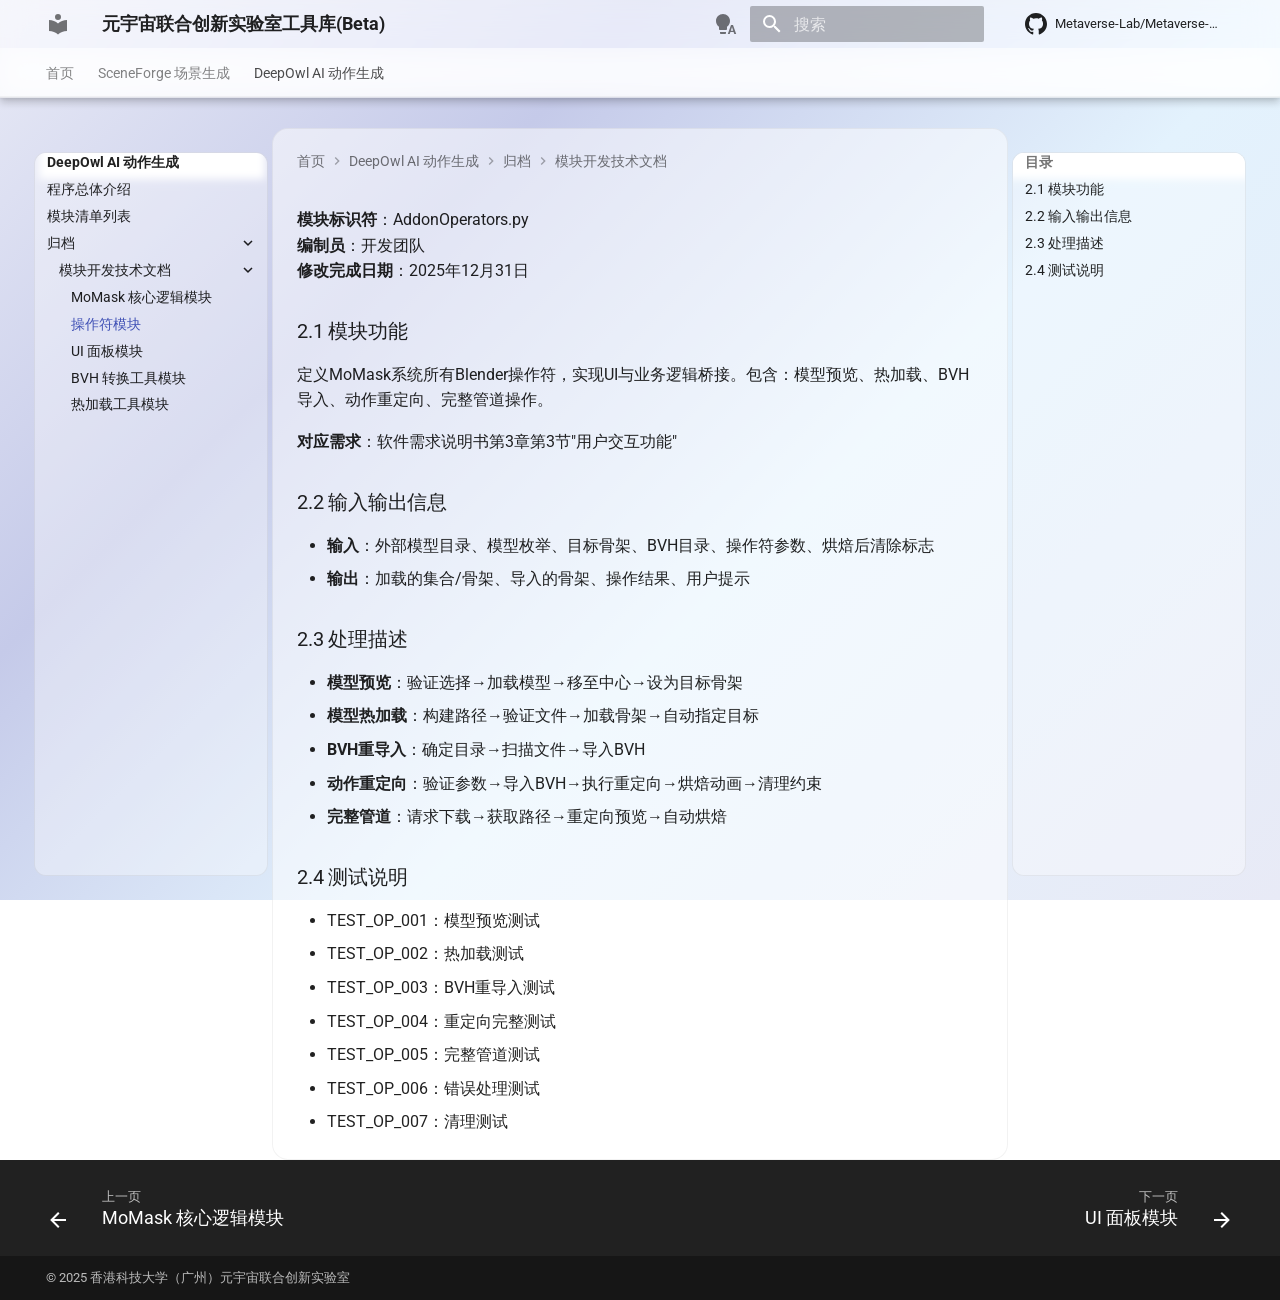
<file: momask_ai/04_2_addon_operators/index.html>
<!doctype html>
<html lang="zh" class="no-js">
  <head>
    
      <meta charset="utf-8">
      <meta name="viewport" content="width=device-width,initial-scale=1">
      
        <meta name="description" content="香港科技大学（广州）元宇宙联合创新实验室 — 数字人、虚拟现实、元宇宙内容生成与人工智能研究">
      
      
        <meta name="author" content="DoggyChen">
      
      
        <link rel="canonical" href="https://metaverse-lab.hkust-gz.edu.cn/momask_ai/04_2_addon_operators/">
      
      
        <link rel="prev" href="../04_1_momask_logic/">
      
      
        <link rel="next" href="../04_3_addon_panels/">
      
      
        
      
      
      <link rel="icon" href="../../assets/images/favicon.png">
      <meta name="generator" content="mkdocs-1.6.1, mkdocs-material-9.7.6">
    
    
      
        <title>操作符模块 - 元宇宙联合创新实验室工具库(Beta)</title>
      
    
    
      <link rel="stylesheet" href="../../assets/stylesheets/main.484c7ddc.min.css">
      
        
        <link rel="stylesheet" href="../../assets/stylesheets/palette.ab4e12ef.min.css">
      
      


    
    
      
    
    
      
        
        
        <link rel="preconnect" href="https://fonts.gstatic.com" crossorigin>
        <link rel="stylesheet" href="https://fonts.googleapis.com/css?family=Roboto:300,300i,400,400i,700,700i%7CRoboto+Mono:400,400i,700,700i&display=fallback">
        <style>:root{--md-text-font:"Roboto";--md-code-font:"Roboto Mono"}</style>
      
    
    
      <link rel="stylesheet" href="../../stylesheets/extra.css">
    
    <script>__md_scope=new URL("../..",location),__md_hash=e=>[...e].reduce(((e,_)=>(e<<5)-e+_.charCodeAt(0)),0),__md_get=(e,_=localStorage,t=__md_scope)=>JSON.parse(_.getItem(t.pathname+"."+e)),__md_set=(e,_,t=localStorage,a=__md_scope)=>{try{t.setItem(a.pathname+"."+e,JSON.stringify(_))}catch(e){}}</script>
    
      

    
    
  </head>
  
  
    
    
      
    
    
    
    
    <body dir="ltr" data-md-color-scheme="default" data-md-color-primary="indigo" data-md-color-accent="indigo">
  
    
    <input class="md-toggle" data-md-toggle="drawer" type="checkbox" id="__drawer" autocomplete="off">
    <input class="md-toggle" data-md-toggle="search" type="checkbox" id="__search" autocomplete="off">
    <label class="md-overlay" for="__drawer"></label>
    <div data-md-component="skip">
      
        
        <a href="#2-addonoperators" class="md-skip">
          跳转至
        </a>
      
    </div>
    <div data-md-component="announce">
      
    </div>
    
    
      

  

<header class="md-header md-header--shadow md-header--lifted" data-md-component="header">
  <nav class="md-header__inner md-grid" aria-label="页眉">
    <a href="../.." title="元宇宙联合创新实验室工具库(Beta)" class="md-header__button md-logo" aria-label="元宇宙联合创新实验室工具库(Beta)" data-md-component="logo">
      
  
  <svg xmlns="http://www.w3.org/2000/svg" viewBox="0 0 24 24"><path d="M12 8a3 3 0 0 0 3-3 3 3 0 0 0-3-3 3 3 0 0 0-3 3 3 3 0 0 0 3 3m0 3.54C9.64 9.35 6.5 8 3 8v11c3.5 0 6.64 1.35 9 3.54 2.36-2.19 5.5-3.54 9-3.54V8c-3.5 0-6.64 1.35-9 3.54"/></svg>

    </a>
    <label class="md-header__button md-icon" for="__drawer">
      
      <svg xmlns="http://www.w3.org/2000/svg" viewBox="0 0 24 24"><path d="M3 6h18v2H3zm0 5h18v2H3zm0 5h18v2H3z"/></svg>
    </label>
    <div class="md-header__title" data-md-component="header-title">
      <div class="md-header__ellipsis">
        <div class="md-header__topic">
          <span class="md-ellipsis">
            元宇宙联合创新实验室工具库(Beta)
          </span>
        </div>
        <div class="md-header__topic" data-md-component="header-topic">
          <span class="md-ellipsis">
            
              操作符模块
            
          </span>
        </div>
      </div>
    </div>
    
      
        <form class="md-header__option" data-md-component="palette">
  
    
    
    
    <input class="md-option" data-md-color-media="(prefers-color-scheme)" data-md-color-scheme="default" data-md-color-primary="indigo" data-md-color-accent="indigo"  aria-label="切换到浅色模式"  type="radio" name="__palette" id="__palette_0">
    
      <label class="md-header__button md-icon" title="切换到浅色模式" for="__palette_1" hidden>
        <svg xmlns="http://www.w3.org/2000/svg" viewBox="0 0 24 24"><path d="M9 2C5.13 2 2 5.13 2 9c0 2.38 1.19 4.47 3 5.74V17c0 .55.45 1 1 1h6c.55 0 1-.45 1-1v-2.26c1.81-1.27 3-3.36 3-5.74 0-3.87-3.13-7-7-7M6 21c0 .55.45 1 1 1h4c.55 0 1-.45 1-1v-1H6zm13-8h-2l-3.2 9h1.9l.7-2h3.2l.7 2h1.9zm-2.15 5.65L18 15l1.15 3.65z"/></svg>
      </label>
    
  
    
    
    
    <input class="md-option" data-md-color-media="(prefers-color-scheme: light)" data-md-color-scheme="default" data-md-color-primary="indigo" data-md-color-accent="indigo"  aria-label="切换到深色模式"  type="radio" name="__palette" id="__palette_1">
    
      <label class="md-header__button md-icon" title="切换到深色模式" for="__palette_2" hidden>
        <svg xmlns="http://www.w3.org/2000/svg" viewBox="0 0 24 24"><path d="M12 2a7 7 0 0 0-7 7c0 2.38 1.19 4.47 3 5.74V17a1 1 0 0 0 1 1h6a1 1 0 0 0 1-1v-2.26c1.81-1.27 3-3.36 3-5.74a7 7 0 0 0-7-7M9 21a1 1 0 0 0 1 1h4a1 1 0 0 0 1-1v-1H9z"/></svg>
      </label>
    
  
    
    
    
    <input class="md-option" data-md-color-media="(prefers-color-scheme: dark)" data-md-color-scheme="slate" data-md-color-primary="indigo" data-md-color-accent="indigo"  aria-label="跟随系统"  type="radio" name="__palette" id="__palette_2">
    
      <label class="md-header__button md-icon" title="跟随系统" for="__palette_0" hidden>
        <svg xmlns="http://www.w3.org/2000/svg" viewBox="0 0 24 24"><path d="M12 2a7 7 0 0 1 7 7c0 2.38-1.19 4.47-3 5.74V17a1 1 0 0 1-1 1H9a1 1 0 0 1-1-1v-2.26C6.19 13.47 5 11.38 5 9a7 7 0 0 1 7-7M9 21v-1h6v1a1 1 0 0 1-1 1h-4a1 1 0 0 1-1-1m3-17a5 5 0 0 0-5 5c0 2.05 1.23 3.81 3 4.58V16h4v-2.42c1.77-.77 3-2.53 3-4.58a5 5 0 0 0-5-5"/></svg>
      </label>
    
  
</form>
      
    
    
      <script>var palette=__md_get("__palette");if(palette&&palette.color){if("(prefers-color-scheme)"===palette.color.media){var media=matchMedia("(prefers-color-scheme: light)"),input=document.querySelector(media.matches?"[data-md-color-media='(prefers-color-scheme: light)']":"[data-md-color-media='(prefers-color-scheme: dark)']");palette.color.media=input.getAttribute("data-md-color-media"),palette.color.scheme=input.getAttribute("data-md-color-scheme"),palette.color.primary=input.getAttribute("data-md-color-primary"),palette.color.accent=input.getAttribute("data-md-color-accent")}for(var[key,value]of Object.entries(palette.color))document.body.setAttribute("data-md-color-"+key,value)}</script>
    
    
    
      
      
        <label class="md-header__button md-icon" for="__search">
          
          <svg xmlns="http://www.w3.org/2000/svg" viewBox="0 0 24 24"><path d="M9.5 3A6.5 6.5 0 0 1 16 9.5c0 1.61-.59 3.09-1.56 4.23l.27.27h.79l5 5-1.5 1.5-5-5v-.79l-.27-.27A6.52 6.52 0 0 1 9.5 16 6.5 6.5 0 0 1 3 9.5 6.5 6.5 0 0 1 9.5 3m0 2C7 5 5 7 5 9.5S7 14 9.5 14 14 12 14 9.5 12 5 9.5 5"/></svg>
        </label>
        <div class="md-search" data-md-component="search" role="dialog">
  <label class="md-search__overlay" for="__search"></label>
  <div class="md-search__inner" role="search">
    <form class="md-search__form" name="search">
      <input type="text" class="md-search__input" name="query" aria-label="搜索" placeholder="搜索" autocapitalize="off" autocorrect="off" autocomplete="off" spellcheck="false" data-md-component="search-query" required>
      <label class="md-search__icon md-icon" for="__search">
        
        <svg xmlns="http://www.w3.org/2000/svg" viewBox="0 0 24 24"><path d="M9.5 3A6.5 6.5 0 0 1 16 9.5c0 1.61-.59 3.09-1.56 4.23l.27.27h.79l5 5-1.5 1.5-5-5v-.79l-.27-.27A6.52 6.52 0 0 1 9.5 16 6.5 6.5 0 0 1 3 9.5 6.5 6.5 0 0 1 9.5 3m0 2C7 5 5 7 5 9.5S7 14 9.5 14 14 12 14 9.5 12 5 9.5 5"/></svg>
        
        <svg xmlns="http://www.w3.org/2000/svg" viewBox="0 0 24 24"><path d="M20 11v2H8l5.5 5.5-1.42 1.42L4.16 12l7.92-7.92L13.5 5.5 8 11z"/></svg>
      </label>
      <nav class="md-search__options" aria-label="查找">
        
          <a href="javascript:void(0)" class="md-search__icon md-icon" title="分享" aria-label="分享" data-clipboard data-clipboard-text="" data-md-component="search-share" tabindex="-1">
            
            <svg xmlns="http://www.w3.org/2000/svg" viewBox="0 0 24 24"><path d="M18 16.08c-.76 0-1.44.3-1.96.77L8.91 12.7c.05-.23.09-.46.09-.7s-.04-.47-.09-.7l7.05-4.11c.54.5 1.25.81 2.04.81a3 3 0 0 0 3-3 3 3 0 0 0-3-3 3 3 0 0 0-3 3c0 .24.04.47.09.7L8.04 9.81C7.5 9.31 6.79 9 6 9a3 3 0 0 0-3 3 3 3 0 0 0 3 3c.79 0 1.5-.31 2.04-.81l7.12 4.15c-.05.21-.08.43-.08.66 0 1.61 1.31 2.91 2.92 2.91s2.92-1.3 2.92-2.91A2.92 2.92 0 0 0 18 16.08"/></svg>
          </a>
        
        <button type="reset" class="md-search__icon md-icon" title="清空当前内容" aria-label="清空当前内容" tabindex="-1">
          
          <svg xmlns="http://www.w3.org/2000/svg" viewBox="0 0 24 24"><path d="M19 6.41 17.59 5 12 10.59 6.41 5 5 6.41 10.59 12 5 17.59 6.41 19 12 13.41 17.59 19 19 17.59 13.41 12z"/></svg>
        </button>
      </nav>
      
        <div class="md-search__suggest" data-md-component="search-suggest"></div>
      
    </form>
    <div class="md-search__output">
      <div class="md-search__scrollwrap" tabindex="0" data-md-scrollfix>
        <div class="md-search-result" data-md-component="search-result">
          <div class="md-search-result__meta">
            正在初始化搜索引擎
          </div>
          <ol class="md-search-result__list" role="presentation"></ol>
        </div>
      </div>
    </div>
  </div>
</div>
      
    
    
      <div class="md-header__source">
        <a href="https://github.com/Metaverse-Lab/Metaverse-Website" title="前往仓库" class="md-source" data-md-component="source">
  <div class="md-source__icon md-icon">
    
    <svg xmlns="http://www.w3.org/2000/svg" viewBox="0 0 24 24"><path d="M12 1C5.923 1 1 5.923 1 12c0 4.867 3.149 8.979 7.521 10.436.55.096.756-.233.756-.522 0-.262-.013-1.128-.013-2.049-2.764.509-3.479-.674-3.699-1.292-.124-.317-.66-1.293-1.127-1.554-.385-.207-.936-.715-.014-.729.866-.014 1.485.797 1.691 1.128.99 1.663 2.571 1.196 3.204.907.096-.715.385-1.196.701-1.471-2.448-.275-5.005-1.224-5.005-5.432 0-1.196.426-2.186 1.128-2.956-.111-.275-.496-1.402.11-2.915 0 0 .921-.288 3.024 1.128a10.2 10.2 0 0 1 2.75-.371c.936 0 1.871.123 2.75.371 2.104-1.43 3.025-1.128 3.025-1.128.605 1.513.221 2.64.111 2.915.701.77 1.127 1.747 1.127 2.956 0 4.222-2.571 5.157-5.019 5.432.399.344.743 1.004.743 2.035 0 1.471-.014 2.654-.014 3.025 0 .289.206.632.756.522C19.851 20.979 23 16.854 23 12c0-6.077-4.922-11-11-11"/></svg>
  </div>
  <div class="md-source__repository">
    Metaverse-Lab/Metaverse-Website
  </div>
</a>
      </div>
    
  </nav>
  
    
      
<nav class="md-tabs" aria-label="标签" data-md-component="tabs">
  <div class="md-grid">
    <ul class="md-tabs__list">
      
        
  
  
  
  
    <li class="md-tabs__item">
      <a href="../.." class="md-tabs__link">
        
  
  
    
  
  首页

      </a>
    </li>
  

      
        
  
  
  
  
    
    
      <li class="md-tabs__item">
        <a href="../../sceneForge/" class="md-tabs__link">
          
  
  
    
  
  SceneForge 场景生成

        </a>
      </li>
    
  

      
        
  
  
  
    
  
  
    
    
      <li class="md-tabs__item md-tabs__item--active">
        <a href="../" class="md-tabs__link">
          
  
  
    
  
  DeepOwl AI 动作生成

        </a>
      </li>
    
  

      
    </ul>
  </div>
</nav>
    
  
</header>
    
    <div class="md-container" data-md-component="container">
      
      
        
      
      <main class="md-main" data-md-component="main">
        <div class="md-main__inner md-grid">
          
            
              
              <div class="md-sidebar md-sidebar--primary" data-md-component="sidebar" data-md-type="navigation" >
                <div class="md-sidebar__scrollwrap">
                  <div class="md-sidebar__inner">
                    


  


<nav class="md-nav md-nav--primary md-nav--lifted" aria-label="导航栏" data-md-level="0">
  <label class="md-nav__title" for="__drawer">
    <a href="../.." title="元宇宙联合创新实验室工具库(Beta)" class="md-nav__button md-logo" aria-label="元宇宙联合创新实验室工具库(Beta)" data-md-component="logo">
      
  
  <svg xmlns="http://www.w3.org/2000/svg" viewBox="0 0 24 24"><path d="M12 8a3 3 0 0 0 3-3 3 3 0 0 0-3-3 3 3 0 0 0-3 3 3 3 0 0 0 3 3m0 3.54C9.64 9.35 6.5 8 3 8v11c3.5 0 6.64 1.35 9 3.54 2.36-2.19 5.5-3.54 9-3.54V8c-3.5 0-6.64 1.35-9 3.54"/></svg>

    </a>
    元宇宙联合创新实验室工具库(Beta)
  </label>
  
    <div class="md-nav__source">
      <a href="https://github.com/Metaverse-Lab/Metaverse-Website" title="前往仓库" class="md-source" data-md-component="source">
  <div class="md-source__icon md-icon">
    
    <svg xmlns="http://www.w3.org/2000/svg" viewBox="0 0 24 24"><path d="M12 1C5.923 1 1 5.923 1 12c0 4.867 3.149 8.979 7.521 10.436.55.096.756-.233.756-.522 0-.262-.013-1.128-.013-2.049-2.764.509-3.479-.674-3.699-1.292-.124-.317-.66-1.293-1.127-1.554-.385-.207-.936-.715-.014-.729.866-.014 1.485.797 1.691 1.128.99 1.663 2.571 1.196 3.204.907.096-.715.385-1.196.701-1.471-2.448-.275-5.005-1.224-5.005-5.432 0-1.196.426-2.186 1.128-2.956-.111-.275-.496-1.402.11-2.915 0 0 .921-.288 3.024 1.128a10.2 10.2 0 0 1 2.75-.371c.936 0 1.871.123 2.75.371 2.104-1.43 3.025-1.128 3.025-1.128.605 1.513.221 2.64.111 2.915.701.77 1.127 1.747 1.127 2.956 0 4.222-2.571 5.157-5.019 5.432.399.344.743 1.004.743 2.035 0 1.471-.014 2.654-.014 3.025 0 .289.206.632.756.522C19.851 20.979 23 16.854 23 12c0-6.077-4.922-11-11-11"/></svg>
  </div>
  <div class="md-source__repository">
    Metaverse-Lab/Metaverse-Website
  </div>
</a>
    </div>
  
  <ul class="md-nav__list" data-md-scrollfix>
    
      
      
  
  
  
  
    <li class="md-nav__item">
      <a href="../.." class="md-nav__link">
        
  
  
  <span class="md-ellipsis">
    
  
    首页
  

    
  </span>
  
  

      </a>
    </li>
  

    
      
      
  
  
  
  
    
    
      
        
          
        
      
    
    
    
      
      
    
    
    <li class="md-nav__item md-nav__item--nested">
      
        
        
        <input class="md-nav__toggle md-toggle " type="checkbox" id="__nav_2" >
        
          
          <div class="md-nav__link md-nav__container">
            <a href="../../sceneForge/" class="md-nav__link ">
              
  
  
  <span class="md-ellipsis">
    
  
    SceneForge 场景生成
  

    
  </span>
  
  

            </a>
            
          </div>
        
        <nav class="md-nav" data-md-level="1" aria-labelledby="__nav_2_label" aria-expanded="false">
          <label class="md-nav__title" for="__nav_2">
            <span class="md-nav__icon md-icon"></span>
            
  
    SceneForge 场景生成
  

          </label>
          <ul class="md-nav__list" data-md-scrollfix>
            
              
            
          </ul>
        </nav>
      
    </li>
  

    
      
      
  
  
    
  
  
  
    
    
      
        
          
        
      
        
      
        
      
        
      
    
    
    
      
        
        
      
      
    
    
    <li class="md-nav__item md-nav__item--active md-nav__item--section md-nav__item--nested">
      
        
        
        <input class="md-nav__toggle md-toggle " type="checkbox" id="__nav_3" checked>
        
          
          <div class="md-nav__link md-nav__container">
            <a href="../" class="md-nav__link ">
              
  
  
  <span class="md-ellipsis">
    
  
    DeepOwl AI 动作生成
  

    
  </span>
  
  

            </a>
            
              
              <label class="md-nav__link " for="__nav_3" id="__nav_3_label" tabindex="">
                <span class="md-nav__icon md-icon"></span>
              </label>
            
          </div>
        
        <nav class="md-nav" data-md-level="1" aria-labelledby="__nav_3_label" aria-expanded="true">
          <label class="md-nav__title" for="__nav_3">
            <span class="md-nav__icon md-icon"></span>
            
  
    DeepOwl AI 动作生成
  

          </label>
          <ul class="md-nav__list" data-md-scrollfix>
            
              
            
              
                
  
  
  
  
    <li class="md-nav__item">
      <a href="../02_overview/" class="md-nav__link">
        
  
  
  <span class="md-ellipsis">
    
  
    程序总体介绍
  

    
  </span>
  
  

      </a>
    </li>
  

              
            
              
                
  
  
  
  
    <li class="md-nav__item">
      <a href="../03_module_list/" class="md-nav__link">
        
  
  
  <span class="md-ellipsis">
    
  
    模块清单列表
  

    
  </span>
  
  

      </a>
    </li>
  

              
            
              
                
  
  
    
  
  
  
    
    
      
        
      
    
    
    
      
      
    
    
    <li class="md-nav__item md-nav__item--active md-nav__item--nested">
      
        
        
        <input class="md-nav__toggle md-toggle " type="checkbox" id="__nav_3_4" checked>
        
          
          <label class="md-nav__link" for="__nav_3_4" id="__nav_3_4_label" tabindex="0">
            
  
  
  <span class="md-ellipsis">
    
  
    归档
  

    
  </span>
  
  

            <span class="md-nav__icon md-icon"></span>
          </label>
        
        <nav class="md-nav" data-md-level="2" aria-labelledby="__nav_3_4_label" aria-expanded="true">
          <label class="md-nav__title" for="__nav_3_4">
            <span class="md-nav__icon md-icon"></span>
            
  
    归档
  

          </label>
          <ul class="md-nav__list" data-md-scrollfix>
            
              
                
  
  
    
  
  
  
    
    
      
        
      
        
      
        
      
        
      
        
      
    
    
    
      
      
    
    
    <li class="md-nav__item md-nav__item--active md-nav__item--nested">
      
        
        
        <input class="md-nav__toggle md-toggle " type="checkbox" id="__nav_3_4_1" checked>
        
          
          <label class="md-nav__link" for="__nav_3_4_1" id="__nav_3_4_1_label" tabindex="0">
            
  
  
  <span class="md-ellipsis">
    
  
    模块开发技术文档
  

    
  </span>
  
  

            <span class="md-nav__icon md-icon"></span>
          </label>
        
        <nav class="md-nav" data-md-level="3" aria-labelledby="__nav_3_4_1_label" aria-expanded="true">
          <label class="md-nav__title" for="__nav_3_4_1">
            <span class="md-nav__icon md-icon"></span>
            
  
    模块开发技术文档
  

          </label>
          <ul class="md-nav__list" data-md-scrollfix>
            
              
                
  
  
  
  
    <li class="md-nav__item">
      <a href="../04_1_momask_logic/" class="md-nav__link">
        
  
  
  <span class="md-ellipsis">
    
  
    MoMask 核心逻辑模块
  

    
  </span>
  
  

      </a>
    </li>
  

              
            
              
                
  
  
    
  
  
  
    <li class="md-nav__item md-nav__item--active">
      
      <input class="md-nav__toggle md-toggle" type="checkbox" id="__toc">
      
      
        
      
      
        <label class="md-nav__link md-nav__link--active" for="__toc">
          
  
  
  <span class="md-ellipsis">
    
  
    操作符模块
  

    
  </span>
  
  

          <span class="md-nav__icon md-icon"></span>
        </label>
      
      <a href="./" class="md-nav__link md-nav__link--active">
        
  
  
  <span class="md-ellipsis">
    
  
    操作符模块
  

    
  </span>
  
  

      </a>
      
        

<nav class="md-nav md-nav--secondary" aria-label="目录">
  
  
  
    
  
  
    <label class="md-nav__title" for="__toc">
      <span class="md-nav__icon md-icon"></span>
      目录
    </label>
    <ul class="md-nav__list" data-md-component="toc" data-md-scrollfix>
      
        <li class="md-nav__item">
  <a href="#21" class="md-nav__link">
    <span class="md-ellipsis">
      
        2.1 模块功能
      
    </span>
  </a>
  
</li>
      
        <li class="md-nav__item">
  <a href="#22" class="md-nav__link">
    <span class="md-ellipsis">
      
        2.2 输入输出信息
      
    </span>
  </a>
  
</li>
      
        <li class="md-nav__item">
  <a href="#23" class="md-nav__link">
    <span class="md-ellipsis">
      
        2.3 处理描述
      
    </span>
  </a>
  
</li>
      
        <li class="md-nav__item">
  <a href="#24" class="md-nav__link">
    <span class="md-ellipsis">
      
        2.4 测试说明
      
    </span>
  </a>
  
</li>
      
    </ul>
  
</nav>
      
    </li>
  

              
            
              
                
  
  
  
  
    <li class="md-nav__item">
      <a href="../04_3_addon_panels/" class="md-nav__link">
        
  
  
  <span class="md-ellipsis">
    
  
    UI 面板模块
  

    
  </span>
  
  

      </a>
    </li>
  

              
            
              
                
  
  
  
  
    <li class="md-nav__item">
      <a href="../04_4_bvhtransformer/" class="md-nav__link">
        
  
  
  <span class="md-ellipsis">
    
  
    BVH 转换工具模块
  

    
  </span>
  
  

      </a>
    </li>
  

              
            
              
                
  
  
  
  
    <li class="md-nav__item">
      <a href="../04_5_hotload/" class="md-nav__link">
        
  
  
  <span class="md-ellipsis">
    
  
    热加载工具模块
  

    
  </span>
  
  

      </a>
    </li>
  

              
            
          </ul>
        </nav>
      
    </li>
  

              
            
          </ul>
        </nav>
      
    </li>
  

              
            
          </ul>
        </nav>
      
    </li>
  

    
  </ul>
</nav>
                  </div>
                </div>
              </div>
            
            
              
              <div class="md-sidebar md-sidebar--secondary" data-md-component="sidebar" data-md-type="toc" >
                <div class="md-sidebar__scrollwrap">
                  <div class="md-sidebar__inner">
                    

<nav class="md-nav md-nav--secondary" aria-label="目录">
  
  
  
    
  
  
    <label class="md-nav__title" for="__toc">
      <span class="md-nav__icon md-icon"></span>
      目录
    </label>
    <ul class="md-nav__list" data-md-component="toc" data-md-scrollfix>
      
        <li class="md-nav__item">
  <a href="#21" class="md-nav__link">
    <span class="md-ellipsis">
      
        2.1 模块功能
      
    </span>
  </a>
  
</li>
      
        <li class="md-nav__item">
  <a href="#22" class="md-nav__link">
    <span class="md-ellipsis">
      
        2.2 输入输出信息
      
    </span>
  </a>
  
</li>
      
        <li class="md-nav__item">
  <a href="#23" class="md-nav__link">
    <span class="md-ellipsis">
      
        2.3 处理描述
      
    </span>
  </a>
  
</li>
      
        <li class="md-nav__item">
  <a href="#24" class="md-nav__link">
    <span class="md-ellipsis">
      
        2.4 测试说明
      
    </span>
  </a>
  
</li>
      
    </ul>
  
</nav>
                  </div>
                </div>
              </div>
            
          
          
            <div class="md-content" data-md-component="content">
              
                



  


  <nav class="md-path" aria-label="导航栏" >
    <ol class="md-path__list">
      
        
  
  
    <li class="md-path__item">
      <a href="../.." class="md-path__link">
        
  <span class="md-ellipsis">
    首页
  </span>

      </a>
    </li>
  

      
      
        
  
  
    
    
      <li class="md-path__item">
        <a href="../" class="md-path__link">
          
  <span class="md-ellipsis">
    DeepOwl AI 动作生成
  </span>

        </a>
      </li>
    
  

      
        
  
  
    
    
      
  
  
    
    
      <li class="md-path__item">
        <a href="../04_1_momask_logic/" class="md-path__link">
          
  <span class="md-ellipsis">
    归档
  </span>

        </a>
      </li>
    
  

    
  

      
        
  
  
    
    
      <li class="md-path__item">
        <a href="../04_1_momask_logic/" class="md-path__link">
          
  <span class="md-ellipsis">
    模块开发技术文档
  </span>

        </a>
      </li>
    
  

      
    </ol>
  </nav>

              
              <article class="md-content__inner md-typeset">
                
                  


  
  


<h1 id="2-addonoperators">2. 操作符模块（AddonOperators）<a class="headerlink" href="#2-addonoperators" title="Permanent link">&para;</a></h1>
<p><strong>模块标识符</strong>：AddonOperators.py<br />
<strong>编制员</strong>：开发团队<br />
<strong>修改完成日期</strong>：2025年12月31日</p>
<h3 id="21">2.1 模块功能<a class="headerlink" href="#21" title="Permanent link">&para;</a></h3>
<p>定义MoMask系统所有Blender操作符，实现UI与业务逻辑桥接。包含：模型预览、热加载、BVH导入、动作重定向、完整管道操作。</p>
<p><strong>对应需求</strong>：软件需求说明书第3章第3节"用户交互功能"</p>
<h3 id="22">2.2 输入输出信息<a class="headerlink" href="#22" title="Permanent link">&para;</a></h3>
<ul>
<li><strong>输入</strong>：外部模型目录、模型枚举、目标骨架、BVH目录、操作符参数、烘焙后清除标志</li>
<li><strong>输出</strong>：加载的集合/骨架、导入的骨架、操作结果、用户提示</li>
</ul>
<h3 id="23">2.3 处理描述<a class="headerlink" href="#23" title="Permanent link">&para;</a></h3>
<ul>
<li><strong>模型预览</strong>：验证选择→加载模型→移至中心→设为目标骨架</li>
<li><strong>模型热加载</strong>：构建路径→验证文件→加载骨架→自动指定目标</li>
<li><strong>BVH重导入</strong>：确定目录→扫描文件→导入BVH</li>
<li><strong>动作重定向</strong>：验证参数→导入BVH→执行重定向→烘焙动画→清理约束</li>
<li><strong>完整管道</strong>：请求下载→获取路径→重定向预览→自动烘焙</li>
</ul>
<h3 id="24">2.4 测试说明<a class="headerlink" href="#24" title="Permanent link">&para;</a></h3>
<ul>
<li>TEST_OP_001：模型预览测试</li>
<li>TEST_OP_002：热加载测试</li>
<li>TEST_OP_003：BVH重导入测试</li>
<li>TEST_OP_004：重定向完整测试</li>
<li>TEST_OP_005：完整管道测试</li>
<li>TEST_OP_006：错误处理测试</li>
<li>TEST_OP_007：清理测试</li>
</ul>












                
              </article>
            </div>
          
          
  <script>var tabs=__md_get("__tabs");if(Array.isArray(tabs))e:for(var set of document.querySelectorAll(".tabbed-set")){var labels=set.querySelector(".tabbed-labels");for(var tab of tabs)for(var label of labels.getElementsByTagName("label"))if(label.innerText.trim()===tab){var input=document.getElementById(label.htmlFor);input.checked=!0;continue e}}</script>

<script>var target=document.getElementById(location.hash.slice(1));target&&target.name&&(target.checked=target.name.startsWith("__tabbed_"))</script>
        </div>
        
          <button type="button" class="md-top md-icon" data-md-component="top" hidden>
  
  <svg xmlns="http://www.w3.org/2000/svg" viewBox="0 0 24 24"><path d="M13 20h-2V8l-5.5 5.5-1.42-1.42L12 4.16l7.92 7.92-1.42 1.42L13 8z"/></svg>
  回到页面顶部
</button>
        
      </main>
      
        <footer class="md-footer">
  
    
      
      <nav class="md-footer__inner md-grid" aria-label="页脚" >
        
          
          <a href="../04_1_momask_logic/" class="md-footer__link md-footer__link--prev" aria-label="上一页: MoMask 核心逻辑模块">
            <div class="md-footer__button md-icon">
              
              <svg xmlns="http://www.w3.org/2000/svg" viewBox="0 0 24 24"><path d="M20 11v2H8l5.5 5.5-1.42 1.42L4.16 12l7.92-7.92L13.5 5.5 8 11z"/></svg>
            </div>
            <div class="md-footer__title">
              <span class="md-footer__direction">
                上一页
              </span>
              <div class="md-ellipsis">
                MoMask 核心逻辑模块
              </div>
            </div>
          </a>
        
        
          
          <a href="../04_3_addon_panels/" class="md-footer__link md-footer__link--next" aria-label="下一页: UI 面板模块">
            <div class="md-footer__title">
              <span class="md-footer__direction">
                下一页
              </span>
              <div class="md-ellipsis">
                UI 面板模块
              </div>
            </div>
            <div class="md-footer__button md-icon">
              
              <svg xmlns="http://www.w3.org/2000/svg" viewBox="0 0 24 24"><path d="M4 11v2h12l-5.5 5.5 1.42 1.42L19.84 12l-7.92-7.92L10.5 5.5 16 11z"/></svg>
            </div>
          </a>
        
      </nav>
    
  
  <div class="md-footer-meta md-typeset">
    <div class="md-footer-meta__inner md-grid">
      <div class="md-copyright">
    <div class="md-copyright__highlight">
        &copy; 2025 <a href="https://bunnychen.top/about/MetaverseJointInnovationLaboratory/" target="_blank" rel="noopener">香港科技大学（广州）元宇宙联合创新实验室</a>
    </div>
    
</div>
      
    </div>
  </div>
</footer>
      
    </div>
    <div class="md-dialog" data-md-component="dialog">
      <div class="md-dialog__inner md-typeset"></div>
    </div>
    
      <div class="md-progress" data-md-component="progress" role="progressbar"></div>
    
    
    
      
      
      <script id="__config" type="application/json">{"annotate": null, "base": "../..", "features": ["content.code.annotate", "content.code.copy", "content.footnote.tooltips", "content.tabs.link", "content.tooltips", "navigation.footer", "navigation.indexes", "navigation.instant", "navigation.instant.prefetch", "navigation.instant.progress", "navigation.path", "navigation.tabs", "navigation.tabs.sticky", "navigation.top", "navigation.tracking", "search.highlight", "search.share", "search.suggest", "toc.follow"], "search": "../../assets/javascripts/workers/search.2c215733.min.js", "tags": null, "translations": {"clipboard.copied": "\u5df2\u590d\u5236", "clipboard.copy": "\u590d\u5236", "search.result.more.one": "\u5728\u8be5\u9875\u4e0a\u8fd8\u6709 1 \u4e2a\u7b26\u5408\u6761\u4ef6\u7684\u7ed3\u679c", "search.result.more.other": "\u5728\u8be5\u9875\u4e0a\u8fd8\u6709 # \u4e2a\u7b26\u5408\u6761\u4ef6\u7684\u7ed3\u679c", "search.result.none": "\u6ca1\u6709\u627e\u5230\u7b26\u5408\u6761\u4ef6\u7684\u7ed3\u679c", "search.result.one": "\u627e\u5230 1 \u4e2a\u7b26\u5408\u6761\u4ef6\u7684\u7ed3\u679c", "search.result.other": "# \u4e2a\u7b26\u5408\u6761\u4ef6\u7684\u7ed3\u679c", "search.result.placeholder": "\u952e\u5165\u4ee5\u5f00\u59cb\u641c\u7d22", "search.result.term.missing": "\u7f3a\u5c11", "select.version": "\u9009\u62e9\u5f53\u524d\u7248\u672c"}, "version": null}</script>
    
    
      <script src="../../assets/javascripts/bundle.79ae519e.min.js"></script>
      
    
  </body>
</html>
</file>
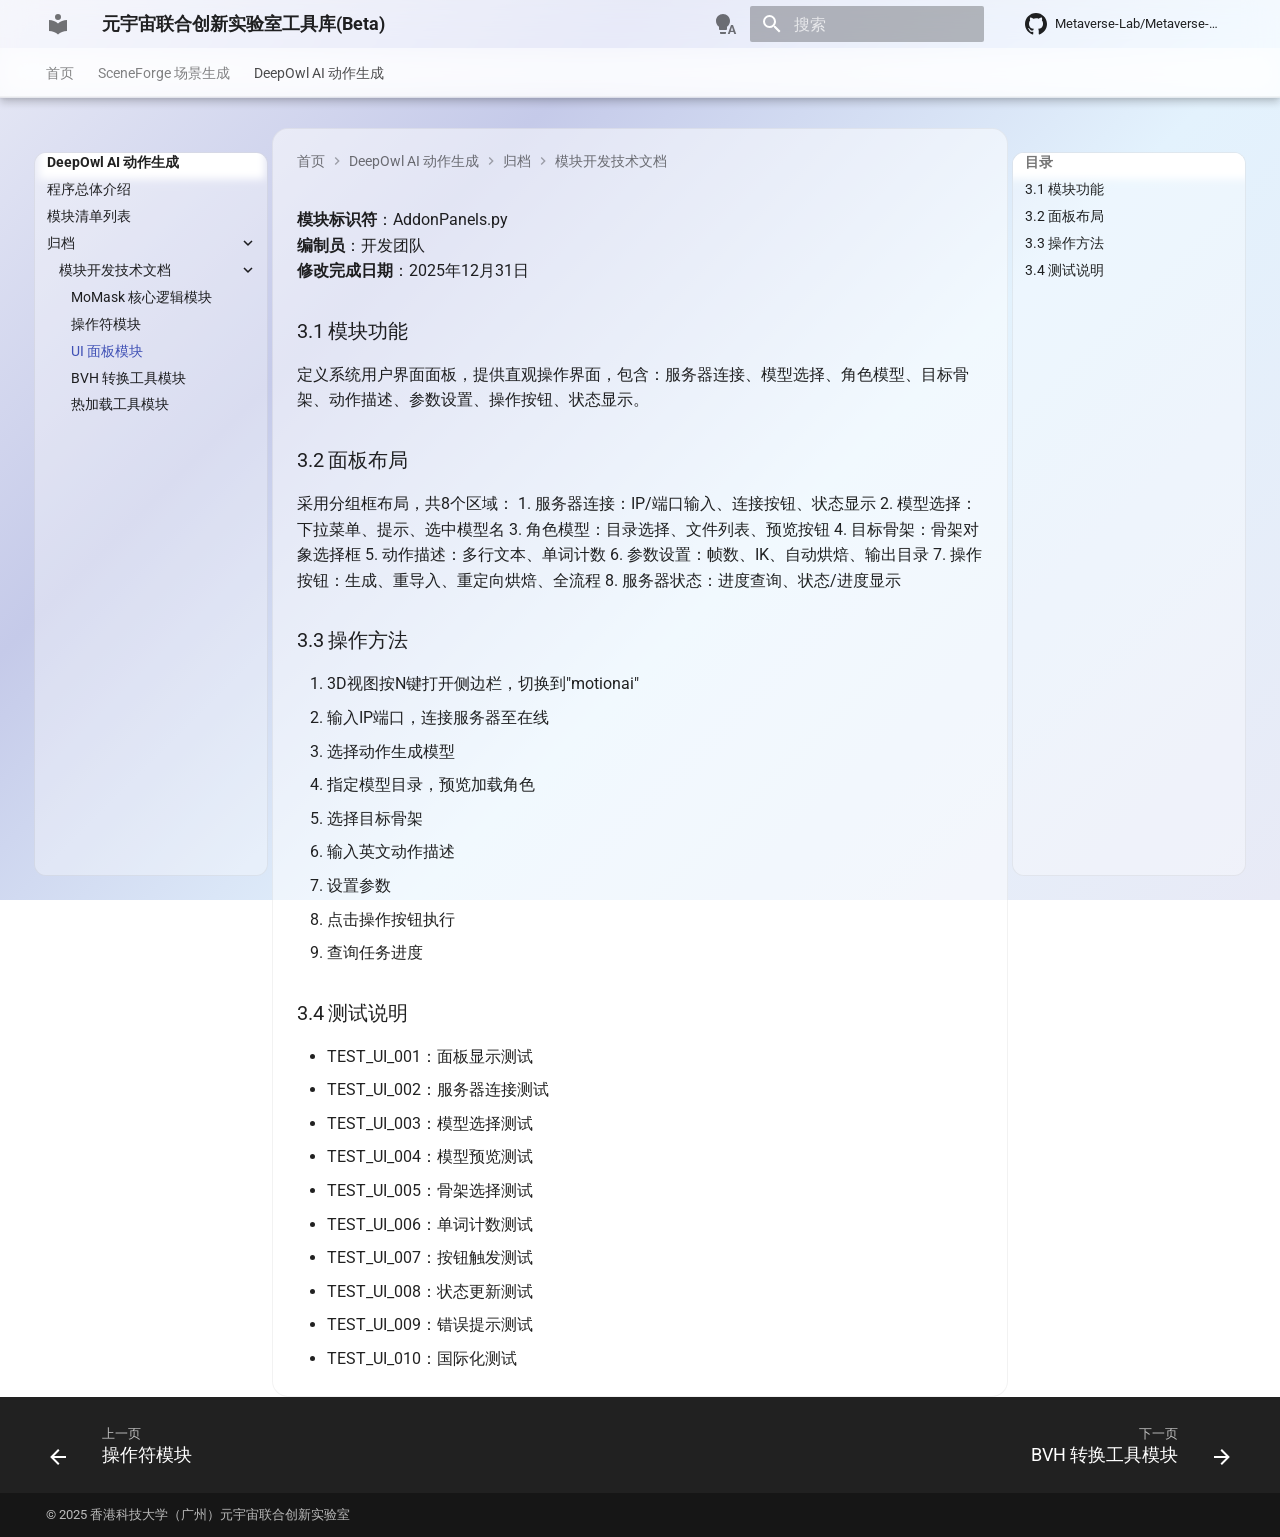
<file: momask_ai/04_3_addon_panels/index.html>
<!doctype html>
<html lang="zh" class="no-js">
  <head>
    
      <meta charset="utf-8">
      <meta name="viewport" content="width=device-width,initial-scale=1">
      
        <meta name="description" content="香港科技大学（广州）元宇宙联合创新实验室 — 数字人、虚拟现实、元宇宙内容生成与人工智能研究">
      
      
        <meta name="author" content="DoggyChen">
      
      
        <link rel="canonical" href="https://metaverse-lab.hkust-gz.edu.cn/momask_ai/04_3_addon_panels/">
      
      
        <link rel="prev" href="../04_2_addon_operators/">
      
      
        <link rel="next" href="../04_4_bvhtransformer/">
      
      
        
      
      
      <link rel="icon" href="../../assets/images/favicon.png">
      <meta name="generator" content="mkdocs-1.6.1, mkdocs-material-9.7.6">
    
    
      
        <title>UI 面板模块 - 元宇宙联合创新实验室工具库(Beta)</title>
      
    
    
      <link rel="stylesheet" href="../../assets/stylesheets/main.484c7ddc.min.css">
      
        
        <link rel="stylesheet" href="../../assets/stylesheets/palette.ab4e12ef.min.css">
      
      


    
    
      
    
    
      
        
        
        <link rel="preconnect" href="https://fonts.gstatic.com" crossorigin>
        <link rel="stylesheet" href="https://fonts.googleapis.com/css?family=Roboto:300,300i,400,400i,700,700i%7CRoboto+Mono:400,400i,700,700i&display=fallback">
        <style>:root{--md-text-font:"Roboto";--md-code-font:"Roboto Mono"}</style>
      
    
    
      <link rel="stylesheet" href="../../stylesheets/extra.css">
    
    <script>__md_scope=new URL("../..",location),__md_hash=e=>[...e].reduce(((e,_)=>(e<<5)-e+_.charCodeAt(0)),0),__md_get=(e,_=localStorage,t=__md_scope)=>JSON.parse(_.getItem(t.pathname+"."+e)),__md_set=(e,_,t=localStorage,a=__md_scope)=>{try{t.setItem(a.pathname+"."+e,JSON.stringify(_))}catch(e){}}</script>
    
      

    
    
  </head>
  
  
    
    
      
    
    
    
    
    <body dir="ltr" data-md-color-scheme="default" data-md-color-primary="indigo" data-md-color-accent="indigo">
  
    
    <input class="md-toggle" data-md-toggle="drawer" type="checkbox" id="__drawer" autocomplete="off">
    <input class="md-toggle" data-md-toggle="search" type="checkbox" id="__search" autocomplete="off">
    <label class="md-overlay" for="__drawer"></label>
    <div data-md-component="skip">
      
        
        <a href="#3-uiaddonpanels" class="md-skip">
          跳转至
        </a>
      
    </div>
    <div data-md-component="announce">
      
    </div>
    
    
      

  

<header class="md-header md-header--shadow md-header--lifted" data-md-component="header">
  <nav class="md-header__inner md-grid" aria-label="页眉">
    <a href="../.." title="元宇宙联合创新实验室工具库(Beta)" class="md-header__button md-logo" aria-label="元宇宙联合创新实验室工具库(Beta)" data-md-component="logo">
      
  
  <svg xmlns="http://www.w3.org/2000/svg" viewBox="0 0 24 24"><path d="M12 8a3 3 0 0 0 3-3 3 3 0 0 0-3-3 3 3 0 0 0-3 3 3 3 0 0 0 3 3m0 3.54C9.64 9.35 6.5 8 3 8v11c3.5 0 6.64 1.35 9 3.54 2.36-2.19 5.5-3.54 9-3.54V8c-3.5 0-6.64 1.35-9 3.54"/></svg>

    </a>
    <label class="md-header__button md-icon" for="__drawer">
      
      <svg xmlns="http://www.w3.org/2000/svg" viewBox="0 0 24 24"><path d="M3 6h18v2H3zm0 5h18v2H3zm0 5h18v2H3z"/></svg>
    </label>
    <div class="md-header__title" data-md-component="header-title">
      <div class="md-header__ellipsis">
        <div class="md-header__topic">
          <span class="md-ellipsis">
            元宇宙联合创新实验室工具库(Beta)
          </span>
        </div>
        <div class="md-header__topic" data-md-component="header-topic">
          <span class="md-ellipsis">
            
              UI 面板模块
            
          </span>
        </div>
      </div>
    </div>
    
      
        <form class="md-header__option" data-md-component="palette">
  
    
    
    
    <input class="md-option" data-md-color-media="(prefers-color-scheme)" data-md-color-scheme="default" data-md-color-primary="indigo" data-md-color-accent="indigo"  aria-label="切换到浅色模式"  type="radio" name="__palette" id="__palette_0">
    
      <label class="md-header__button md-icon" title="切换到浅色模式" for="__palette_1" hidden>
        <svg xmlns="http://www.w3.org/2000/svg" viewBox="0 0 24 24"><path d="M9 2C5.13 2 2 5.13 2 9c0 2.38 1.19 4.47 3 5.74V17c0 .55.45 1 1 1h6c.55 0 1-.45 1-1v-2.26c1.81-1.27 3-3.36 3-5.74 0-3.87-3.13-7-7-7M6 21c0 .55.45 1 1 1h4c.55 0 1-.45 1-1v-1H6zm13-8h-2l-3.2 9h1.9l.7-2h3.2l.7 2h1.9zm-2.15 5.65L18 15l1.15 3.65z"/></svg>
      </label>
    
  
    
    
    
    <input class="md-option" data-md-color-media="(prefers-color-scheme: light)" data-md-color-scheme="default" data-md-color-primary="indigo" data-md-color-accent="indigo"  aria-label="切换到深色模式"  type="radio" name="__palette" id="__palette_1">
    
      <label class="md-header__button md-icon" title="切换到深色模式" for="__palette_2" hidden>
        <svg xmlns="http://www.w3.org/2000/svg" viewBox="0 0 24 24"><path d="M12 2a7 7 0 0 0-7 7c0 2.38 1.19 4.47 3 5.74V17a1 1 0 0 0 1 1h6a1 1 0 0 0 1-1v-2.26c1.81-1.27 3-3.36 3-5.74a7 7 0 0 0-7-7M9 21a1 1 0 0 0 1 1h4a1 1 0 0 0 1-1v-1H9z"/></svg>
      </label>
    
  
    
    
    
    <input class="md-option" data-md-color-media="(prefers-color-scheme: dark)" data-md-color-scheme="slate" data-md-color-primary="indigo" data-md-color-accent="indigo"  aria-label="跟随系统"  type="radio" name="__palette" id="__palette_2">
    
      <label class="md-header__button md-icon" title="跟随系统" for="__palette_0" hidden>
        <svg xmlns="http://www.w3.org/2000/svg" viewBox="0 0 24 24"><path d="M12 2a7 7 0 0 1 7 7c0 2.38-1.19 4.47-3 5.74V17a1 1 0 0 1-1 1H9a1 1 0 0 1-1-1v-2.26C6.19 13.47 5 11.38 5 9a7 7 0 0 1 7-7M9 21v-1h6v1a1 1 0 0 1-1 1h-4a1 1 0 0 1-1-1m3-17a5 5 0 0 0-5 5c0 2.05 1.23 3.81 3 4.58V16h4v-2.42c1.77-.77 3-2.53 3-4.58a5 5 0 0 0-5-5"/></svg>
      </label>
    
  
</form>
      
    
    
      <script>var palette=__md_get("__palette");if(palette&&palette.color){if("(prefers-color-scheme)"===palette.color.media){var media=matchMedia("(prefers-color-scheme: light)"),input=document.querySelector(media.matches?"[data-md-color-media='(prefers-color-scheme: light)']":"[data-md-color-media='(prefers-color-scheme: dark)']");palette.color.media=input.getAttribute("data-md-color-media"),palette.color.scheme=input.getAttribute("data-md-color-scheme"),palette.color.primary=input.getAttribute("data-md-color-primary"),palette.color.accent=input.getAttribute("data-md-color-accent")}for(var[key,value]of Object.entries(palette.color))document.body.setAttribute("data-md-color-"+key,value)}</script>
    
    
    
      
      
        <label class="md-header__button md-icon" for="__search">
          
          <svg xmlns="http://www.w3.org/2000/svg" viewBox="0 0 24 24"><path d="M9.5 3A6.5 6.5 0 0 1 16 9.5c0 1.61-.59 3.09-1.56 4.23l.27.27h.79l5 5-1.5 1.5-5-5v-.79l-.27-.27A6.52 6.52 0 0 1 9.5 16 6.5 6.5 0 0 1 3 9.5 6.5 6.5 0 0 1 9.5 3m0 2C7 5 5 7 5 9.5S7 14 9.5 14 14 12 14 9.5 12 5 9.5 5"/></svg>
        </label>
        <div class="md-search" data-md-component="search" role="dialog">
  <label class="md-search__overlay" for="__search"></label>
  <div class="md-search__inner" role="search">
    <form class="md-search__form" name="search">
      <input type="text" class="md-search__input" name="query" aria-label="搜索" placeholder="搜索" autocapitalize="off" autocorrect="off" autocomplete="off" spellcheck="false" data-md-component="search-query" required>
      <label class="md-search__icon md-icon" for="__search">
        
        <svg xmlns="http://www.w3.org/2000/svg" viewBox="0 0 24 24"><path d="M9.5 3A6.5 6.5 0 0 1 16 9.5c0 1.61-.59 3.09-1.56 4.23l.27.27h.79l5 5-1.5 1.5-5-5v-.79l-.27-.27A6.52 6.52 0 0 1 9.5 16 6.5 6.5 0 0 1 3 9.5 6.5 6.5 0 0 1 9.5 3m0 2C7 5 5 7 5 9.5S7 14 9.5 14 14 12 14 9.5 12 5 9.5 5"/></svg>
        
        <svg xmlns="http://www.w3.org/2000/svg" viewBox="0 0 24 24"><path d="M20 11v2H8l5.5 5.5-1.42 1.42L4.16 12l7.92-7.92L13.5 5.5 8 11z"/></svg>
      </label>
      <nav class="md-search__options" aria-label="查找">
        
          <a href="javascript:void(0)" class="md-search__icon md-icon" title="分享" aria-label="分享" data-clipboard data-clipboard-text="" data-md-component="search-share" tabindex="-1">
            
            <svg xmlns="http://www.w3.org/2000/svg" viewBox="0 0 24 24"><path d="M18 16.08c-.76 0-1.44.3-1.96.77L8.91 12.7c.05-.23.09-.46.09-.7s-.04-.47-.09-.7l7.05-4.11c.54.5 1.25.81 2.04.81a3 3 0 0 0 3-3 3 3 0 0 0-3-3 3 3 0 0 0-3 3c0 .24.04.47.09.7L8.04 9.81C7.5 9.31 6.79 9 6 9a3 3 0 0 0-3 3 3 3 0 0 0 3 3c.79 0 1.5-.31 2.04-.81l7.12 4.15c-.05.21-.08.43-.08.66 0 1.61 1.31 2.91 2.92 2.91s2.92-1.3 2.92-2.91A2.92 2.92 0 0 0 18 16.08"/></svg>
          </a>
        
        <button type="reset" class="md-search__icon md-icon" title="清空当前内容" aria-label="清空当前内容" tabindex="-1">
          
          <svg xmlns="http://www.w3.org/2000/svg" viewBox="0 0 24 24"><path d="M19 6.41 17.59 5 12 10.59 6.41 5 5 6.41 10.59 12 5 17.59 6.41 19 12 13.41 17.59 19 19 17.59 13.41 12z"/></svg>
        </button>
      </nav>
      
        <div class="md-search__suggest" data-md-component="search-suggest"></div>
      
    </form>
    <div class="md-search__output">
      <div class="md-search__scrollwrap" tabindex="0" data-md-scrollfix>
        <div class="md-search-result" data-md-component="search-result">
          <div class="md-search-result__meta">
            正在初始化搜索引擎
          </div>
          <ol class="md-search-result__list" role="presentation"></ol>
        </div>
      </div>
    </div>
  </div>
</div>
      
    
    
      <div class="md-header__source">
        <a href="https://github.com/Metaverse-Lab/Metaverse-Website" title="前往仓库" class="md-source" data-md-component="source">
  <div class="md-source__icon md-icon">
    
    <svg xmlns="http://www.w3.org/2000/svg" viewBox="0 0 24 24"><path d="M12 1C5.923 1 1 5.923 1 12c0 4.867 3.149 8.979 7.521 10.436.55.096.756-.233.756-.522 0-.262-.013-1.128-.013-2.049-2.764.509-3.479-.674-3.699-1.292-.124-.317-.66-1.293-1.127-1.554-.385-.207-.936-.715-.014-.729.866-.014 1.485.797 1.691 1.128.99 1.663 2.571 1.196 3.204.907.096-.715.385-1.196.701-1.471-2.448-.275-5.005-1.224-5.005-5.432 0-1.196.426-2.186 1.128-2.956-.111-.275-.496-1.402.11-2.915 0 0 .921-.288 3.024 1.128a10.2 10.2 0 0 1 2.75-.371c.936 0 1.871.123 2.75.371 2.104-1.43 3.025-1.128 3.025-1.128.605 1.513.221 2.64.111 2.915.701.77 1.127 1.747 1.127 2.956 0 4.222-2.571 5.157-5.019 5.432.399.344.743 1.004.743 2.035 0 1.471-.014 2.654-.014 3.025 0 .289.206.632.756.522C19.851 20.979 23 16.854 23 12c0-6.077-4.922-11-11-11"/></svg>
  </div>
  <div class="md-source__repository">
    Metaverse-Lab/Metaverse-Website
  </div>
</a>
      </div>
    
  </nav>
  
    
      
<nav class="md-tabs" aria-label="标签" data-md-component="tabs">
  <div class="md-grid">
    <ul class="md-tabs__list">
      
        
  
  
  
  
    <li class="md-tabs__item">
      <a href="../.." class="md-tabs__link">
        
  
  
    
  
  首页

      </a>
    </li>
  

      
        
  
  
  
  
    
    
      <li class="md-tabs__item">
        <a href="../../sceneForge/" class="md-tabs__link">
          
  
  
    
  
  SceneForge 场景生成

        </a>
      </li>
    
  

      
        
  
  
  
    
  
  
    
    
      <li class="md-tabs__item md-tabs__item--active">
        <a href="../" class="md-tabs__link">
          
  
  
    
  
  DeepOwl AI 动作生成

        </a>
      </li>
    
  

      
    </ul>
  </div>
</nav>
    
  
</header>
    
    <div class="md-container" data-md-component="container">
      
      
        
      
      <main class="md-main" data-md-component="main">
        <div class="md-main__inner md-grid">
          
            
              
              <div class="md-sidebar md-sidebar--primary" data-md-component="sidebar" data-md-type="navigation" >
                <div class="md-sidebar__scrollwrap">
                  <div class="md-sidebar__inner">
                    


  


<nav class="md-nav md-nav--primary md-nav--lifted" aria-label="导航栏" data-md-level="0">
  <label class="md-nav__title" for="__drawer">
    <a href="../.." title="元宇宙联合创新实验室工具库(Beta)" class="md-nav__button md-logo" aria-label="元宇宙联合创新实验室工具库(Beta)" data-md-component="logo">
      
  
  <svg xmlns="http://www.w3.org/2000/svg" viewBox="0 0 24 24"><path d="M12 8a3 3 0 0 0 3-3 3 3 0 0 0-3-3 3 3 0 0 0-3 3 3 3 0 0 0 3 3m0 3.54C9.64 9.35 6.5 8 3 8v11c3.5 0 6.64 1.35 9 3.54 2.36-2.19 5.5-3.54 9-3.54V8c-3.5 0-6.64 1.35-9 3.54"/></svg>

    </a>
    元宇宙联合创新实验室工具库(Beta)
  </label>
  
    <div class="md-nav__source">
      <a href="https://github.com/Metaverse-Lab/Metaverse-Website" title="前往仓库" class="md-source" data-md-component="source">
  <div class="md-source__icon md-icon">
    
    <svg xmlns="http://www.w3.org/2000/svg" viewBox="0 0 24 24"><path d="M12 1C5.923 1 1 5.923 1 12c0 4.867 3.149 8.979 7.521 10.436.55.096.756-.233.756-.522 0-.262-.013-1.128-.013-2.049-2.764.509-3.479-.674-3.699-1.292-.124-.317-.66-1.293-1.127-1.554-.385-.207-.936-.715-.014-.729.866-.014 1.485.797 1.691 1.128.99 1.663 2.571 1.196 3.204.907.096-.715.385-1.196.701-1.471-2.448-.275-5.005-1.224-5.005-5.432 0-1.196.426-2.186 1.128-2.956-.111-.275-.496-1.402.11-2.915 0 0 .921-.288 3.024 1.128a10.2 10.2 0 0 1 2.75-.371c.936 0 1.871.123 2.75.371 2.104-1.43 3.025-1.128 3.025-1.128.605 1.513.221 2.64.111 2.915.701.77 1.127 1.747 1.127 2.956 0 4.222-2.571 5.157-5.019 5.432.399.344.743 1.004.743 2.035 0 1.471-.014 2.654-.014 3.025 0 .289.206.632.756.522C19.851 20.979 23 16.854 23 12c0-6.077-4.922-11-11-11"/></svg>
  </div>
  <div class="md-source__repository">
    Metaverse-Lab/Metaverse-Website
  </div>
</a>
    </div>
  
  <ul class="md-nav__list" data-md-scrollfix>
    
      
      
  
  
  
  
    <li class="md-nav__item">
      <a href="../.." class="md-nav__link">
        
  
  
  <span class="md-ellipsis">
    
  
    首页
  

    
  </span>
  
  

      </a>
    </li>
  

    
      
      
  
  
  
  
    
    
      
        
          
        
      
    
    
    
      
      
    
    
    <li class="md-nav__item md-nav__item--nested">
      
        
        
        <input class="md-nav__toggle md-toggle " type="checkbox" id="__nav_2" >
        
          
          <div class="md-nav__link md-nav__container">
            <a href="../../sceneForge/" class="md-nav__link ">
              
  
  
  <span class="md-ellipsis">
    
  
    SceneForge 场景生成
  

    
  </span>
  
  

            </a>
            
          </div>
        
        <nav class="md-nav" data-md-level="1" aria-labelledby="__nav_2_label" aria-expanded="false">
          <label class="md-nav__title" for="__nav_2">
            <span class="md-nav__icon md-icon"></span>
            
  
    SceneForge 场景生成
  

          </label>
          <ul class="md-nav__list" data-md-scrollfix>
            
              
            
          </ul>
        </nav>
      
    </li>
  

    
      
      
  
  
    
  
  
  
    
    
      
        
          
        
      
        
      
        
      
        
      
    
    
    
      
        
        
      
      
    
    
    <li class="md-nav__item md-nav__item--active md-nav__item--section md-nav__item--nested">
      
        
        
        <input class="md-nav__toggle md-toggle " type="checkbox" id="__nav_3" checked>
        
          
          <div class="md-nav__link md-nav__container">
            <a href="../" class="md-nav__link ">
              
  
  
  <span class="md-ellipsis">
    
  
    DeepOwl AI 动作生成
  

    
  </span>
  
  

            </a>
            
              
              <label class="md-nav__link " for="__nav_3" id="__nav_3_label" tabindex="">
                <span class="md-nav__icon md-icon"></span>
              </label>
            
          </div>
        
        <nav class="md-nav" data-md-level="1" aria-labelledby="__nav_3_label" aria-expanded="true">
          <label class="md-nav__title" for="__nav_3">
            <span class="md-nav__icon md-icon"></span>
            
  
    DeepOwl AI 动作生成
  

          </label>
          <ul class="md-nav__list" data-md-scrollfix>
            
              
            
              
                
  
  
  
  
    <li class="md-nav__item">
      <a href="../02_overview/" class="md-nav__link">
        
  
  
  <span class="md-ellipsis">
    
  
    程序总体介绍
  

    
  </span>
  
  

      </a>
    </li>
  

              
            
              
                
  
  
  
  
    <li class="md-nav__item">
      <a href="../03_module_list/" class="md-nav__link">
        
  
  
  <span class="md-ellipsis">
    
  
    模块清单列表
  

    
  </span>
  
  

      </a>
    </li>
  

              
            
              
                
  
  
    
  
  
  
    
    
      
        
      
    
    
    
      
      
    
    
    <li class="md-nav__item md-nav__item--active md-nav__item--nested">
      
        
        
        <input class="md-nav__toggle md-toggle " type="checkbox" id="__nav_3_4" checked>
        
          
          <label class="md-nav__link" for="__nav_3_4" id="__nav_3_4_label" tabindex="0">
            
  
  
  <span class="md-ellipsis">
    
  
    归档
  

    
  </span>
  
  

            <span class="md-nav__icon md-icon"></span>
          </label>
        
        <nav class="md-nav" data-md-level="2" aria-labelledby="__nav_3_4_label" aria-expanded="true">
          <label class="md-nav__title" for="__nav_3_4">
            <span class="md-nav__icon md-icon"></span>
            
  
    归档
  

          </label>
          <ul class="md-nav__list" data-md-scrollfix>
            
              
                
  
  
    
  
  
  
    
    
      
        
      
        
      
        
      
        
      
        
      
    
    
    
      
      
    
    
    <li class="md-nav__item md-nav__item--active md-nav__item--nested">
      
        
        
        <input class="md-nav__toggle md-toggle " type="checkbox" id="__nav_3_4_1" checked>
        
          
          <label class="md-nav__link" for="__nav_3_4_1" id="__nav_3_4_1_label" tabindex="0">
            
  
  
  <span class="md-ellipsis">
    
  
    模块开发技术文档
  

    
  </span>
  
  

            <span class="md-nav__icon md-icon"></span>
          </label>
        
        <nav class="md-nav" data-md-level="3" aria-labelledby="__nav_3_4_1_label" aria-expanded="true">
          <label class="md-nav__title" for="__nav_3_4_1">
            <span class="md-nav__icon md-icon"></span>
            
  
    模块开发技术文档
  

          </label>
          <ul class="md-nav__list" data-md-scrollfix>
            
              
                
  
  
  
  
    <li class="md-nav__item">
      <a href="../04_1_momask_logic/" class="md-nav__link">
        
  
  
  <span class="md-ellipsis">
    
  
    MoMask 核心逻辑模块
  

    
  </span>
  
  

      </a>
    </li>
  

              
            
              
                
  
  
  
  
    <li class="md-nav__item">
      <a href="../04_2_addon_operators/" class="md-nav__link">
        
  
  
  <span class="md-ellipsis">
    
  
    操作符模块
  

    
  </span>
  
  

      </a>
    </li>
  

              
            
              
                
  
  
    
  
  
  
    <li class="md-nav__item md-nav__item--active">
      
      <input class="md-nav__toggle md-toggle" type="checkbox" id="__toc">
      
      
        
      
      
        <label class="md-nav__link md-nav__link--active" for="__toc">
          
  
  
  <span class="md-ellipsis">
    
  
    UI 面板模块
  

    
  </span>
  
  

          <span class="md-nav__icon md-icon"></span>
        </label>
      
      <a href="./" class="md-nav__link md-nav__link--active">
        
  
  
  <span class="md-ellipsis">
    
  
    UI 面板模块
  

    
  </span>
  
  

      </a>
      
        

<nav class="md-nav md-nav--secondary" aria-label="目录">
  
  
  
    
  
  
    <label class="md-nav__title" for="__toc">
      <span class="md-nav__icon md-icon"></span>
      目录
    </label>
    <ul class="md-nav__list" data-md-component="toc" data-md-scrollfix>
      
        <li class="md-nav__item">
  <a href="#31" class="md-nav__link">
    <span class="md-ellipsis">
      
        3.1 模块功能
      
    </span>
  </a>
  
</li>
      
        <li class="md-nav__item">
  <a href="#32" class="md-nav__link">
    <span class="md-ellipsis">
      
        3.2 面板布局
      
    </span>
  </a>
  
</li>
      
        <li class="md-nav__item">
  <a href="#33" class="md-nav__link">
    <span class="md-ellipsis">
      
        3.3 操作方法
      
    </span>
  </a>
  
</li>
      
        <li class="md-nav__item">
  <a href="#34" class="md-nav__link">
    <span class="md-ellipsis">
      
        3.4 测试说明
      
    </span>
  </a>
  
</li>
      
    </ul>
  
</nav>
      
    </li>
  

              
            
              
                
  
  
  
  
    <li class="md-nav__item">
      <a href="../04_4_bvhtransformer/" class="md-nav__link">
        
  
  
  <span class="md-ellipsis">
    
  
    BVH 转换工具模块
  

    
  </span>
  
  

      </a>
    </li>
  

              
            
              
                
  
  
  
  
    <li class="md-nav__item">
      <a href="../04_5_hotload/" class="md-nav__link">
        
  
  
  <span class="md-ellipsis">
    
  
    热加载工具模块
  

    
  </span>
  
  

      </a>
    </li>
  

              
            
          </ul>
        </nav>
      
    </li>
  

              
            
          </ul>
        </nav>
      
    </li>
  

              
            
          </ul>
        </nav>
      
    </li>
  

    
  </ul>
</nav>
                  </div>
                </div>
              </div>
            
            
              
              <div class="md-sidebar md-sidebar--secondary" data-md-component="sidebar" data-md-type="toc" >
                <div class="md-sidebar__scrollwrap">
                  <div class="md-sidebar__inner">
                    

<nav class="md-nav md-nav--secondary" aria-label="目录">
  
  
  
    
  
  
    <label class="md-nav__title" for="__toc">
      <span class="md-nav__icon md-icon"></span>
      目录
    </label>
    <ul class="md-nav__list" data-md-component="toc" data-md-scrollfix>
      
        <li class="md-nav__item">
  <a href="#31" class="md-nav__link">
    <span class="md-ellipsis">
      
        3.1 模块功能
      
    </span>
  </a>
  
</li>
      
        <li class="md-nav__item">
  <a href="#32" class="md-nav__link">
    <span class="md-ellipsis">
      
        3.2 面板布局
      
    </span>
  </a>
  
</li>
      
        <li class="md-nav__item">
  <a href="#33" class="md-nav__link">
    <span class="md-ellipsis">
      
        3.3 操作方法
      
    </span>
  </a>
  
</li>
      
        <li class="md-nav__item">
  <a href="#34" class="md-nav__link">
    <span class="md-ellipsis">
      
        3.4 测试说明
      
    </span>
  </a>
  
</li>
      
    </ul>
  
</nav>
                  </div>
                </div>
              </div>
            
          
          
            <div class="md-content" data-md-component="content">
              
                



  


  <nav class="md-path" aria-label="导航栏" >
    <ol class="md-path__list">
      
        
  
  
    <li class="md-path__item">
      <a href="../.." class="md-path__link">
        
  <span class="md-ellipsis">
    首页
  </span>

      </a>
    </li>
  

      
      
        
  
  
    
    
      <li class="md-path__item">
        <a href="../" class="md-path__link">
          
  <span class="md-ellipsis">
    DeepOwl AI 动作生成
  </span>

        </a>
      </li>
    
  

      
        
  
  
    
    
      
  
  
    
    
      <li class="md-path__item">
        <a href="../04_1_momask_logic/" class="md-path__link">
          
  <span class="md-ellipsis">
    归档
  </span>

        </a>
      </li>
    
  

    
  

      
        
  
  
    
    
      <li class="md-path__item">
        <a href="../04_1_momask_logic/" class="md-path__link">
          
  <span class="md-ellipsis">
    模块开发技术文档
  </span>

        </a>
      </li>
    
  

      
    </ol>
  </nav>

              
              <article class="md-content__inner md-typeset">
                
                  


  
  


<h1 id="3-uiaddonpanels">3. UI面板模块（AddonPanels）<a class="headerlink" href="#3-uiaddonpanels" title="Permanent link">&para;</a></h1>
<p><strong>模块标识符</strong>：AddonPanels.py<br />
<strong>编制员</strong>：开发团队<br />
<strong>修改完成日期</strong>：2025年12月31日</p>
<h3 id="31">3.1 模块功能<a class="headerlink" href="#31" title="Permanent link">&para;</a></h3>
<p>定义系统用户界面面板，提供直观操作界面，包含：服务器连接、模型选择、角色模型、目标骨架、动作描述、参数设置、操作按钮、状态显示。</p>
<h3 id="32">3.2 面板布局<a class="headerlink" href="#32" title="Permanent link">&para;</a></h3>
<p>采用分组框布局，共8个区域：
1. 服务器连接：IP/端口输入、连接按钮、状态显示
2. 模型选择：下拉菜单、提示、选中模型名
3. 角色模型：目录选择、文件列表、预览按钮
4. 目标骨架：骨架对象选择框
5. 动作描述：多行文本、单词计数
6. 参数设置：帧数、IK、自动烘焙、输出目录
7. 操作按钮：生成、重导入、重定向烘焙、全流程
8. 服务器状态：进度查询、状态/进度显示</p>
<h3 id="33">3.3 操作方法<a class="headerlink" href="#33" title="Permanent link">&para;</a></h3>
<ol>
<li>3D视图按N键打开侧边栏，切换到"motionai"</li>
<li>输入IP端口，连接服务器至在线</li>
<li>选择动作生成模型</li>
<li>指定模型目录，预览加载角色</li>
<li>选择目标骨架</li>
<li>输入英文动作描述</li>
<li>设置参数</li>
<li>点击操作按钮执行</li>
<li>查询任务进度</li>
</ol>
<h3 id="34">3.4 测试说明<a class="headerlink" href="#34" title="Permanent link">&para;</a></h3>
<ul>
<li>TEST_UI_001：面板显示测试</li>
<li>TEST_UI_002：服务器连接测试</li>
<li>TEST_UI_003：模型选择测试</li>
<li>TEST_UI_004：模型预览测试</li>
<li>TEST_UI_005：骨架选择测试</li>
<li>TEST_UI_006：单词计数测试</li>
<li>TEST_UI_007：按钮触发测试</li>
<li>TEST_UI_008：状态更新测试</li>
<li>TEST_UI_009：错误提示测试</li>
<li>TEST_UI_010：国际化测试</li>
</ul>












                
              </article>
            </div>
          
          
  <script>var tabs=__md_get("__tabs");if(Array.isArray(tabs))e:for(var set of document.querySelectorAll(".tabbed-set")){var labels=set.querySelector(".tabbed-labels");for(var tab of tabs)for(var label of labels.getElementsByTagName("label"))if(label.innerText.trim()===tab){var input=document.getElementById(label.htmlFor);input.checked=!0;continue e}}</script>

<script>var target=document.getElementById(location.hash.slice(1));target&&target.name&&(target.checked=target.name.startsWith("__tabbed_"))</script>
        </div>
        
          <button type="button" class="md-top md-icon" data-md-component="top" hidden>
  
  <svg xmlns="http://www.w3.org/2000/svg" viewBox="0 0 24 24"><path d="M13 20h-2V8l-5.5 5.5-1.42-1.42L12 4.16l7.92 7.92-1.42 1.42L13 8z"/></svg>
  回到页面顶部
</button>
        
      </main>
      
        <footer class="md-footer">
  
    
      
      <nav class="md-footer__inner md-grid" aria-label="页脚" >
        
          
          <a href="../04_2_addon_operators/" class="md-footer__link md-footer__link--prev" aria-label="上一页: 操作符模块">
            <div class="md-footer__button md-icon">
              
              <svg xmlns="http://www.w3.org/2000/svg" viewBox="0 0 24 24"><path d="M20 11v2H8l5.5 5.5-1.42 1.42L4.16 12l7.92-7.92L13.5 5.5 8 11z"/></svg>
            </div>
            <div class="md-footer__title">
              <span class="md-footer__direction">
                上一页
              </span>
              <div class="md-ellipsis">
                操作符模块
              </div>
            </div>
          </a>
        
        
          
          <a href="../04_4_bvhtransformer/" class="md-footer__link md-footer__link--next" aria-label="下一页: BVH 转换工具模块">
            <div class="md-footer__title">
              <span class="md-footer__direction">
                下一页
              </span>
              <div class="md-ellipsis">
                BVH 转换工具模块
              </div>
            </div>
            <div class="md-footer__button md-icon">
              
              <svg xmlns="http://www.w3.org/2000/svg" viewBox="0 0 24 24"><path d="M4 11v2h12l-5.5 5.5 1.42 1.42L19.84 12l-7.92-7.92L10.5 5.5 16 11z"/></svg>
            </div>
          </a>
        
      </nav>
    
  
  <div class="md-footer-meta md-typeset">
    <div class="md-footer-meta__inner md-grid">
      <div class="md-copyright">
    <div class="md-copyright__highlight">
        &copy; 2025 <a href="https://bunnychen.top/about/MetaverseJointInnovationLaboratory/" target="_blank" rel="noopener">香港科技大学（广州）元宇宙联合创新实验室</a>
    </div>
    
</div>
      
    </div>
  </div>
</footer>
      
    </div>
    <div class="md-dialog" data-md-component="dialog">
      <div class="md-dialog__inner md-typeset"></div>
    </div>
    
      <div class="md-progress" data-md-component="progress" role="progressbar"></div>
    
    
    
      
      
      <script id="__config" type="application/json">{"annotate": null, "base": "../..", "features": ["content.code.annotate", "content.code.copy", "content.footnote.tooltips", "content.tabs.link", "content.tooltips", "navigation.footer", "navigation.indexes", "navigation.instant", "navigation.instant.prefetch", "navigation.instant.progress", "navigation.path", "navigation.tabs", "navigation.tabs.sticky", "navigation.top", "navigation.tracking", "search.highlight", "search.share", "search.suggest", "toc.follow"], "search": "../../assets/javascripts/workers/search.2c215733.min.js", "tags": null, "translations": {"clipboard.copied": "\u5df2\u590d\u5236", "clipboard.copy": "\u590d\u5236", "search.result.more.one": "\u5728\u8be5\u9875\u4e0a\u8fd8\u6709 1 \u4e2a\u7b26\u5408\u6761\u4ef6\u7684\u7ed3\u679c", "search.result.more.other": "\u5728\u8be5\u9875\u4e0a\u8fd8\u6709 # \u4e2a\u7b26\u5408\u6761\u4ef6\u7684\u7ed3\u679c", "search.result.none": "\u6ca1\u6709\u627e\u5230\u7b26\u5408\u6761\u4ef6\u7684\u7ed3\u679c", "search.result.one": "\u627e\u5230 1 \u4e2a\u7b26\u5408\u6761\u4ef6\u7684\u7ed3\u679c", "search.result.other": "# \u4e2a\u7b26\u5408\u6761\u4ef6\u7684\u7ed3\u679c", "search.result.placeholder": "\u952e\u5165\u4ee5\u5f00\u59cb\u641c\u7d22", "search.result.term.missing": "\u7f3a\u5c11", "select.version": "\u9009\u62e9\u5f53\u524d\u7248\u672c"}, "version": null}</script>
    
    
      <script src="../../assets/javascripts/bundle.79ae519e.min.js"></script>
      
    
  </body>
</html>
</file>
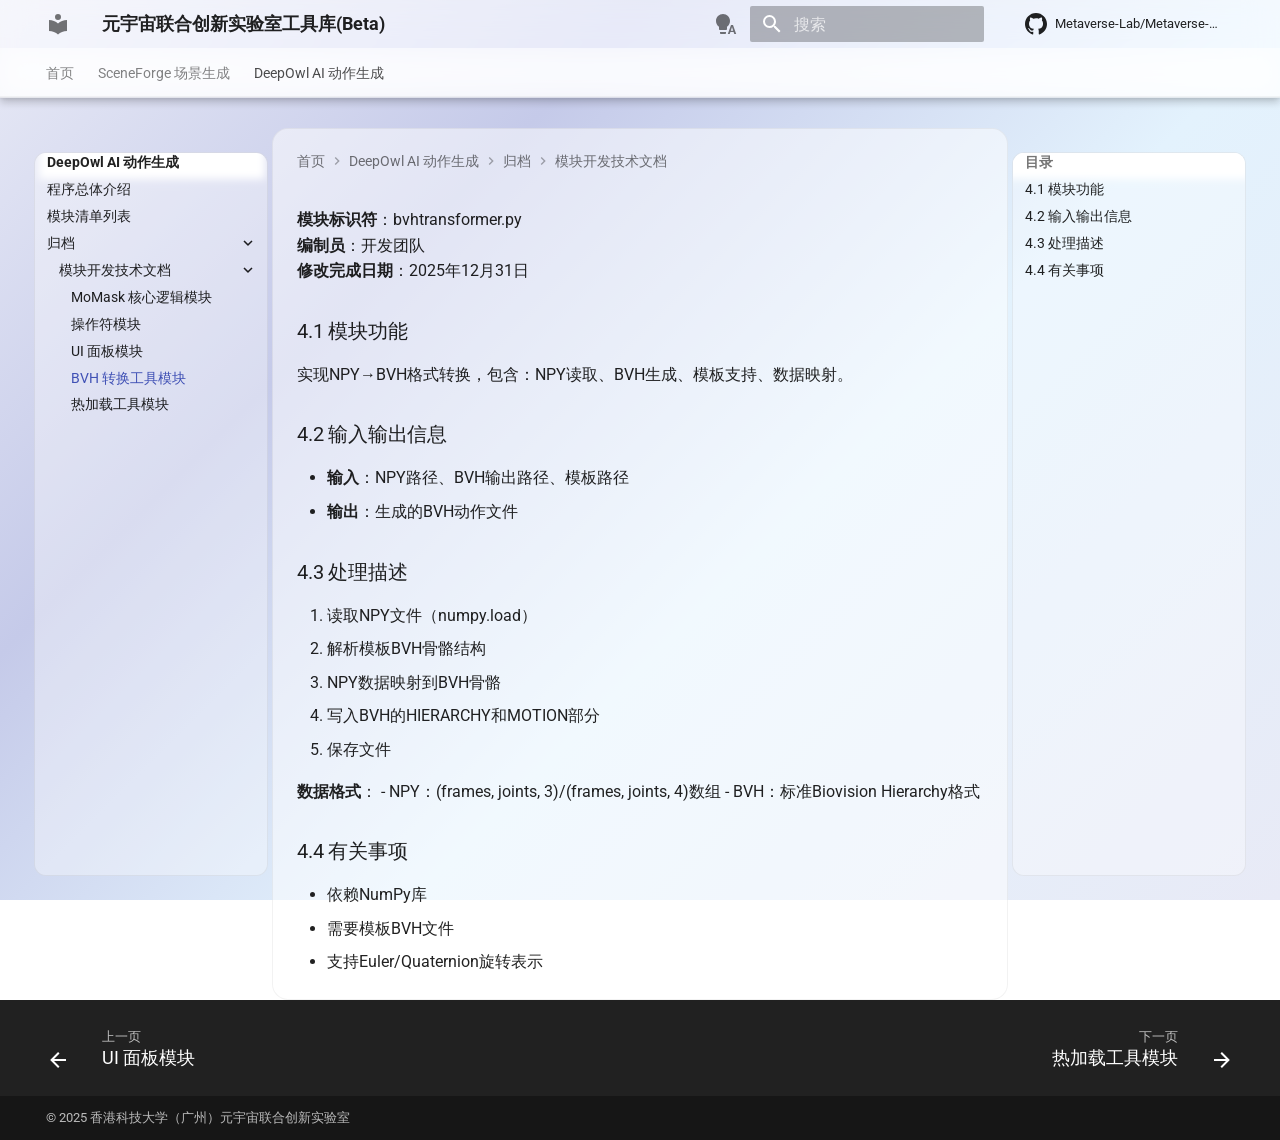
<file: momask_ai/04_4_bvhtransformer/index.html>
<!doctype html>
<html lang="zh" class="no-js">
  <head>
    
      <meta charset="utf-8">
      <meta name="viewport" content="width=device-width,initial-scale=1">
      
        <meta name="description" content="香港科技大学（广州）元宇宙联合创新实验室 — 数字人、虚拟现实、元宇宙内容生成与人工智能研究">
      
      
        <meta name="author" content="DoggyChen">
      
      
        <link rel="canonical" href="https://metaverse-lab.hkust-gz.edu.cn/momask_ai/04_4_bvhtransformer/">
      
      
        <link rel="prev" href="../04_3_addon_panels/">
      
      
        <link rel="next" href="../04_5_hotload/">
      
      
        
      
      
      <link rel="icon" href="../../assets/images/favicon.png">
      <meta name="generator" content="mkdocs-1.6.1, mkdocs-material-9.7.6">
    
    
      
        <title>BVH 转换工具模块 - 元宇宙联合创新实验室工具库(Beta)</title>
      
    
    
      <link rel="stylesheet" href="../../assets/stylesheets/main.484c7ddc.min.css">
      
        
        <link rel="stylesheet" href="../../assets/stylesheets/palette.ab4e12ef.min.css">
      
      


    
    
      
    
    
      
        
        
        <link rel="preconnect" href="https://fonts.gstatic.com" crossorigin>
        <link rel="stylesheet" href="https://fonts.googleapis.com/css?family=Roboto:300,300i,400,400i,700,700i%7CRoboto+Mono:400,400i,700,700i&display=fallback">
        <style>:root{--md-text-font:"Roboto";--md-code-font:"Roboto Mono"}</style>
      
    
    
      <link rel="stylesheet" href="../../stylesheets/extra.css">
    
    <script>__md_scope=new URL("../..",location),__md_hash=e=>[...e].reduce(((e,_)=>(e<<5)-e+_.charCodeAt(0)),0),__md_get=(e,_=localStorage,t=__md_scope)=>JSON.parse(_.getItem(t.pathname+"."+e)),__md_set=(e,_,t=localStorage,a=__md_scope)=>{try{t.setItem(a.pathname+"."+e,JSON.stringify(_))}catch(e){}}</script>
    
      

    
    
  </head>
  
  
    
    
      
    
    
    
    
    <body dir="ltr" data-md-color-scheme="default" data-md-color-primary="indigo" data-md-color-accent="indigo">
  
    
    <input class="md-toggle" data-md-toggle="drawer" type="checkbox" id="__drawer" autocomplete="off">
    <input class="md-toggle" data-md-toggle="search" type="checkbox" id="__search" autocomplete="off">
    <label class="md-overlay" for="__drawer"></label>
    <div data-md-component="skip">
      
        
        <a href="#4-bvhbvhtransformer" class="md-skip">
          跳转至
        </a>
      
    </div>
    <div data-md-component="announce">
      
    </div>
    
    
      

  

<header class="md-header md-header--shadow md-header--lifted" data-md-component="header">
  <nav class="md-header__inner md-grid" aria-label="页眉">
    <a href="../.." title="元宇宙联合创新实验室工具库(Beta)" class="md-header__button md-logo" aria-label="元宇宙联合创新实验室工具库(Beta)" data-md-component="logo">
      
  
  <svg xmlns="http://www.w3.org/2000/svg" viewBox="0 0 24 24"><path d="M12 8a3 3 0 0 0 3-3 3 3 0 0 0-3-3 3 3 0 0 0-3 3 3 3 0 0 0 3 3m0 3.54C9.64 9.35 6.5 8 3 8v11c3.5 0 6.64 1.35 9 3.54 2.36-2.19 5.5-3.54 9-3.54V8c-3.5 0-6.64 1.35-9 3.54"/></svg>

    </a>
    <label class="md-header__button md-icon" for="__drawer">
      
      <svg xmlns="http://www.w3.org/2000/svg" viewBox="0 0 24 24"><path d="M3 6h18v2H3zm0 5h18v2H3zm0 5h18v2H3z"/></svg>
    </label>
    <div class="md-header__title" data-md-component="header-title">
      <div class="md-header__ellipsis">
        <div class="md-header__topic">
          <span class="md-ellipsis">
            元宇宙联合创新实验室工具库(Beta)
          </span>
        </div>
        <div class="md-header__topic" data-md-component="header-topic">
          <span class="md-ellipsis">
            
              BVH 转换工具模块
            
          </span>
        </div>
      </div>
    </div>
    
      
        <form class="md-header__option" data-md-component="palette">
  
    
    
    
    <input class="md-option" data-md-color-media="(prefers-color-scheme)" data-md-color-scheme="default" data-md-color-primary="indigo" data-md-color-accent="indigo"  aria-label="切换到浅色模式"  type="radio" name="__palette" id="__palette_0">
    
      <label class="md-header__button md-icon" title="切换到浅色模式" for="__palette_1" hidden>
        <svg xmlns="http://www.w3.org/2000/svg" viewBox="0 0 24 24"><path d="M9 2C5.13 2 2 5.13 2 9c0 2.38 1.19 4.47 3 5.74V17c0 .55.45 1 1 1h6c.55 0 1-.45 1-1v-2.26c1.81-1.27 3-3.36 3-5.74 0-3.87-3.13-7-7-7M6 21c0 .55.45 1 1 1h4c.55 0 1-.45 1-1v-1H6zm13-8h-2l-3.2 9h1.9l.7-2h3.2l.7 2h1.9zm-2.15 5.65L18 15l1.15 3.65z"/></svg>
      </label>
    
  
    
    
    
    <input class="md-option" data-md-color-media="(prefers-color-scheme: light)" data-md-color-scheme="default" data-md-color-primary="indigo" data-md-color-accent="indigo"  aria-label="切换到深色模式"  type="radio" name="__palette" id="__palette_1">
    
      <label class="md-header__button md-icon" title="切换到深色模式" for="__palette_2" hidden>
        <svg xmlns="http://www.w3.org/2000/svg" viewBox="0 0 24 24"><path d="M12 2a7 7 0 0 0-7 7c0 2.38 1.19 4.47 3 5.74V17a1 1 0 0 0 1 1h6a1 1 0 0 0 1-1v-2.26c1.81-1.27 3-3.36 3-5.74a7 7 0 0 0-7-7M9 21a1 1 0 0 0 1 1h4a1 1 0 0 0 1-1v-1H9z"/></svg>
      </label>
    
  
    
    
    
    <input class="md-option" data-md-color-media="(prefers-color-scheme: dark)" data-md-color-scheme="slate" data-md-color-primary="indigo" data-md-color-accent="indigo"  aria-label="跟随系统"  type="radio" name="__palette" id="__palette_2">
    
      <label class="md-header__button md-icon" title="跟随系统" for="__palette_0" hidden>
        <svg xmlns="http://www.w3.org/2000/svg" viewBox="0 0 24 24"><path d="M12 2a7 7 0 0 1 7 7c0 2.38-1.19 4.47-3 5.74V17a1 1 0 0 1-1 1H9a1 1 0 0 1-1-1v-2.26C6.19 13.47 5 11.38 5 9a7 7 0 0 1 7-7M9 21v-1h6v1a1 1 0 0 1-1 1h-4a1 1 0 0 1-1-1m3-17a5 5 0 0 0-5 5c0 2.05 1.23 3.81 3 4.58V16h4v-2.42c1.77-.77 3-2.53 3-4.58a5 5 0 0 0-5-5"/></svg>
      </label>
    
  
</form>
      
    
    
      <script>var palette=__md_get("__palette");if(palette&&palette.color){if("(prefers-color-scheme)"===palette.color.media){var media=matchMedia("(prefers-color-scheme: light)"),input=document.querySelector(media.matches?"[data-md-color-media='(prefers-color-scheme: light)']":"[data-md-color-media='(prefers-color-scheme: dark)']");palette.color.media=input.getAttribute("data-md-color-media"),palette.color.scheme=input.getAttribute("data-md-color-scheme"),palette.color.primary=input.getAttribute("data-md-color-primary"),palette.color.accent=input.getAttribute("data-md-color-accent")}for(var[key,value]of Object.entries(palette.color))document.body.setAttribute("data-md-color-"+key,value)}</script>
    
    
    
      
      
        <label class="md-header__button md-icon" for="__search">
          
          <svg xmlns="http://www.w3.org/2000/svg" viewBox="0 0 24 24"><path d="M9.5 3A6.5 6.5 0 0 1 16 9.5c0 1.61-.59 3.09-1.56 4.23l.27.27h.79l5 5-1.5 1.5-5-5v-.79l-.27-.27A6.52 6.52 0 0 1 9.5 16 6.5 6.5 0 0 1 3 9.5 6.5 6.5 0 0 1 9.5 3m0 2C7 5 5 7 5 9.5S7 14 9.5 14 14 12 14 9.5 12 5 9.5 5"/></svg>
        </label>
        <div class="md-search" data-md-component="search" role="dialog">
  <label class="md-search__overlay" for="__search"></label>
  <div class="md-search__inner" role="search">
    <form class="md-search__form" name="search">
      <input type="text" class="md-search__input" name="query" aria-label="搜索" placeholder="搜索" autocapitalize="off" autocorrect="off" autocomplete="off" spellcheck="false" data-md-component="search-query" required>
      <label class="md-search__icon md-icon" for="__search">
        
        <svg xmlns="http://www.w3.org/2000/svg" viewBox="0 0 24 24"><path d="M9.5 3A6.5 6.5 0 0 1 16 9.5c0 1.61-.59 3.09-1.56 4.23l.27.27h.79l5 5-1.5 1.5-5-5v-.79l-.27-.27A6.52 6.52 0 0 1 9.5 16 6.5 6.5 0 0 1 3 9.5 6.5 6.5 0 0 1 9.5 3m0 2C7 5 5 7 5 9.5S7 14 9.5 14 14 12 14 9.5 12 5 9.5 5"/></svg>
        
        <svg xmlns="http://www.w3.org/2000/svg" viewBox="0 0 24 24"><path d="M20 11v2H8l5.5 5.5-1.42 1.42L4.16 12l7.92-7.92L13.5 5.5 8 11z"/></svg>
      </label>
      <nav class="md-search__options" aria-label="查找">
        
          <a href="javascript:void(0)" class="md-search__icon md-icon" title="分享" aria-label="分享" data-clipboard data-clipboard-text="" data-md-component="search-share" tabindex="-1">
            
            <svg xmlns="http://www.w3.org/2000/svg" viewBox="0 0 24 24"><path d="M18 16.08c-.76 0-1.44.3-1.96.77L8.91 12.7c.05-.23.09-.46.09-.7s-.04-.47-.09-.7l7.05-4.11c.54.5 1.25.81 2.04.81a3 3 0 0 0 3-3 3 3 0 0 0-3-3 3 3 0 0 0-3 3c0 .24.04.47.09.7L8.04 9.81C7.5 9.31 6.79 9 6 9a3 3 0 0 0-3 3 3 3 0 0 0 3 3c.79 0 1.5-.31 2.04-.81l7.12 4.15c-.05.21-.08.43-.08.66 0 1.61 1.31 2.91 2.92 2.91s2.92-1.3 2.92-2.91A2.92 2.92 0 0 0 18 16.08"/></svg>
          </a>
        
        <button type="reset" class="md-search__icon md-icon" title="清空当前内容" aria-label="清空当前内容" tabindex="-1">
          
          <svg xmlns="http://www.w3.org/2000/svg" viewBox="0 0 24 24"><path d="M19 6.41 17.59 5 12 10.59 6.41 5 5 6.41 10.59 12 5 17.59 6.41 19 12 13.41 17.59 19 19 17.59 13.41 12z"/></svg>
        </button>
      </nav>
      
        <div class="md-search__suggest" data-md-component="search-suggest"></div>
      
    </form>
    <div class="md-search__output">
      <div class="md-search__scrollwrap" tabindex="0" data-md-scrollfix>
        <div class="md-search-result" data-md-component="search-result">
          <div class="md-search-result__meta">
            正在初始化搜索引擎
          </div>
          <ol class="md-search-result__list" role="presentation"></ol>
        </div>
      </div>
    </div>
  </div>
</div>
      
    
    
      <div class="md-header__source">
        <a href="https://github.com/Metaverse-Lab/Metaverse-Website" title="前往仓库" class="md-source" data-md-component="source">
  <div class="md-source__icon md-icon">
    
    <svg xmlns="http://www.w3.org/2000/svg" viewBox="0 0 24 24"><path d="M12 1C5.923 1 1 5.923 1 12c0 4.867 3.149 8.979 7.521 10.436.55.096.756-.233.756-.522 0-.262-.013-1.128-.013-2.049-2.764.509-3.479-.674-3.699-1.292-.124-.317-.66-1.293-1.127-1.554-.385-.207-.936-.715-.014-.729.866-.014 1.485.797 1.691 1.128.99 1.663 2.571 1.196 3.204.907.096-.715.385-1.196.701-1.471-2.448-.275-5.005-1.224-5.005-5.432 0-1.196.426-2.186 1.128-2.956-.111-.275-.496-1.402.11-2.915 0 0 .921-.288 3.024 1.128a10.2 10.2 0 0 1 2.75-.371c.936 0 1.871.123 2.75.371 2.104-1.43 3.025-1.128 3.025-1.128.605 1.513.221 2.64.111 2.915.701.77 1.127 1.747 1.127 2.956 0 4.222-2.571 5.157-5.019 5.432.399.344.743 1.004.743 2.035 0 1.471-.014 2.654-.014 3.025 0 .289.206.632.756.522C19.851 20.979 23 16.854 23 12c0-6.077-4.922-11-11-11"/></svg>
  </div>
  <div class="md-source__repository">
    Metaverse-Lab/Metaverse-Website
  </div>
</a>
      </div>
    
  </nav>
  
    
      
<nav class="md-tabs" aria-label="标签" data-md-component="tabs">
  <div class="md-grid">
    <ul class="md-tabs__list">
      
        
  
  
  
  
    <li class="md-tabs__item">
      <a href="../.." class="md-tabs__link">
        
  
  
    
  
  首页

      </a>
    </li>
  

      
        
  
  
  
  
    
    
      <li class="md-tabs__item">
        <a href="../../sceneForge/" class="md-tabs__link">
          
  
  
    
  
  SceneForge 场景生成

        </a>
      </li>
    
  

      
        
  
  
  
    
  
  
    
    
      <li class="md-tabs__item md-tabs__item--active">
        <a href="../" class="md-tabs__link">
          
  
  
    
  
  DeepOwl AI 动作生成

        </a>
      </li>
    
  

      
    </ul>
  </div>
</nav>
    
  
</header>
    
    <div class="md-container" data-md-component="container">
      
      
        
      
      <main class="md-main" data-md-component="main">
        <div class="md-main__inner md-grid">
          
            
              
              <div class="md-sidebar md-sidebar--primary" data-md-component="sidebar" data-md-type="navigation" >
                <div class="md-sidebar__scrollwrap">
                  <div class="md-sidebar__inner">
                    


  


<nav class="md-nav md-nav--primary md-nav--lifted" aria-label="导航栏" data-md-level="0">
  <label class="md-nav__title" for="__drawer">
    <a href="../.." title="元宇宙联合创新实验室工具库(Beta)" class="md-nav__button md-logo" aria-label="元宇宙联合创新实验室工具库(Beta)" data-md-component="logo">
      
  
  <svg xmlns="http://www.w3.org/2000/svg" viewBox="0 0 24 24"><path d="M12 8a3 3 0 0 0 3-3 3 3 0 0 0-3-3 3 3 0 0 0-3 3 3 3 0 0 0 3 3m0 3.54C9.64 9.35 6.5 8 3 8v11c3.5 0 6.64 1.35 9 3.54 2.36-2.19 5.5-3.54 9-3.54V8c-3.5 0-6.64 1.35-9 3.54"/></svg>

    </a>
    元宇宙联合创新实验室工具库(Beta)
  </label>
  
    <div class="md-nav__source">
      <a href="https://github.com/Metaverse-Lab/Metaverse-Website" title="前往仓库" class="md-source" data-md-component="source">
  <div class="md-source__icon md-icon">
    
    <svg xmlns="http://www.w3.org/2000/svg" viewBox="0 0 24 24"><path d="M12 1C5.923 1 1 5.923 1 12c0 4.867 3.149 8.979 7.521 10.436.55.096.756-.233.756-.522 0-.262-.013-1.128-.013-2.049-2.764.509-3.479-.674-3.699-1.292-.124-.317-.66-1.293-1.127-1.554-.385-.207-.936-.715-.014-.729.866-.014 1.485.797 1.691 1.128.99 1.663 2.571 1.196 3.204.907.096-.715.385-1.196.701-1.471-2.448-.275-5.005-1.224-5.005-5.432 0-1.196.426-2.186 1.128-2.956-.111-.275-.496-1.402.11-2.915 0 0 .921-.288 3.024 1.128a10.2 10.2 0 0 1 2.75-.371c.936 0 1.871.123 2.75.371 2.104-1.43 3.025-1.128 3.025-1.128.605 1.513.221 2.64.111 2.915.701.77 1.127 1.747 1.127 2.956 0 4.222-2.571 5.157-5.019 5.432.399.344.743 1.004.743 2.035 0 1.471-.014 2.654-.014 3.025 0 .289.206.632.756.522C19.851 20.979 23 16.854 23 12c0-6.077-4.922-11-11-11"/></svg>
  </div>
  <div class="md-source__repository">
    Metaverse-Lab/Metaverse-Website
  </div>
</a>
    </div>
  
  <ul class="md-nav__list" data-md-scrollfix>
    
      
      
  
  
  
  
    <li class="md-nav__item">
      <a href="../.." class="md-nav__link">
        
  
  
  <span class="md-ellipsis">
    
  
    首页
  

    
  </span>
  
  

      </a>
    </li>
  

    
      
      
  
  
  
  
    
    
      
        
          
        
      
    
    
    
      
      
    
    
    <li class="md-nav__item md-nav__item--nested">
      
        
        
        <input class="md-nav__toggle md-toggle " type="checkbox" id="__nav_2" >
        
          
          <div class="md-nav__link md-nav__container">
            <a href="../../sceneForge/" class="md-nav__link ">
              
  
  
  <span class="md-ellipsis">
    
  
    SceneForge 场景生成
  

    
  </span>
  
  

            </a>
            
          </div>
        
        <nav class="md-nav" data-md-level="1" aria-labelledby="__nav_2_label" aria-expanded="false">
          <label class="md-nav__title" for="__nav_2">
            <span class="md-nav__icon md-icon"></span>
            
  
    SceneForge 场景生成
  

          </label>
          <ul class="md-nav__list" data-md-scrollfix>
            
              
            
          </ul>
        </nav>
      
    </li>
  

    
      
      
  
  
    
  
  
  
    
    
      
        
          
        
      
        
      
        
      
        
      
    
    
    
      
        
        
      
      
    
    
    <li class="md-nav__item md-nav__item--active md-nav__item--section md-nav__item--nested">
      
        
        
        <input class="md-nav__toggle md-toggle " type="checkbox" id="__nav_3" checked>
        
          
          <div class="md-nav__link md-nav__container">
            <a href="../" class="md-nav__link ">
              
  
  
  <span class="md-ellipsis">
    
  
    DeepOwl AI 动作生成
  

    
  </span>
  
  

            </a>
            
              
              <label class="md-nav__link " for="__nav_3" id="__nav_3_label" tabindex="">
                <span class="md-nav__icon md-icon"></span>
              </label>
            
          </div>
        
        <nav class="md-nav" data-md-level="1" aria-labelledby="__nav_3_label" aria-expanded="true">
          <label class="md-nav__title" for="__nav_3">
            <span class="md-nav__icon md-icon"></span>
            
  
    DeepOwl AI 动作生成
  

          </label>
          <ul class="md-nav__list" data-md-scrollfix>
            
              
            
              
                
  
  
  
  
    <li class="md-nav__item">
      <a href="../02_overview/" class="md-nav__link">
        
  
  
  <span class="md-ellipsis">
    
  
    程序总体介绍
  

    
  </span>
  
  

      </a>
    </li>
  

              
            
              
                
  
  
  
  
    <li class="md-nav__item">
      <a href="../03_module_list/" class="md-nav__link">
        
  
  
  <span class="md-ellipsis">
    
  
    模块清单列表
  

    
  </span>
  
  

      </a>
    </li>
  

              
            
              
                
  
  
    
  
  
  
    
    
      
        
      
    
    
    
      
      
    
    
    <li class="md-nav__item md-nav__item--active md-nav__item--nested">
      
        
        
        <input class="md-nav__toggle md-toggle " type="checkbox" id="__nav_3_4" checked>
        
          
          <label class="md-nav__link" for="__nav_3_4" id="__nav_3_4_label" tabindex="0">
            
  
  
  <span class="md-ellipsis">
    
  
    归档
  

    
  </span>
  
  

            <span class="md-nav__icon md-icon"></span>
          </label>
        
        <nav class="md-nav" data-md-level="2" aria-labelledby="__nav_3_4_label" aria-expanded="true">
          <label class="md-nav__title" for="__nav_3_4">
            <span class="md-nav__icon md-icon"></span>
            
  
    归档
  

          </label>
          <ul class="md-nav__list" data-md-scrollfix>
            
              
                
  
  
    
  
  
  
    
    
      
        
      
        
      
        
      
        
      
        
      
    
    
    
      
      
    
    
    <li class="md-nav__item md-nav__item--active md-nav__item--nested">
      
        
        
        <input class="md-nav__toggle md-toggle " type="checkbox" id="__nav_3_4_1" checked>
        
          
          <label class="md-nav__link" for="__nav_3_4_1" id="__nav_3_4_1_label" tabindex="0">
            
  
  
  <span class="md-ellipsis">
    
  
    模块开发技术文档
  

    
  </span>
  
  

            <span class="md-nav__icon md-icon"></span>
          </label>
        
        <nav class="md-nav" data-md-level="3" aria-labelledby="__nav_3_4_1_label" aria-expanded="true">
          <label class="md-nav__title" for="__nav_3_4_1">
            <span class="md-nav__icon md-icon"></span>
            
  
    模块开发技术文档
  

          </label>
          <ul class="md-nav__list" data-md-scrollfix>
            
              
                
  
  
  
  
    <li class="md-nav__item">
      <a href="../04_1_momask_logic/" class="md-nav__link">
        
  
  
  <span class="md-ellipsis">
    
  
    MoMask 核心逻辑模块
  

    
  </span>
  
  

      </a>
    </li>
  

              
            
              
                
  
  
  
  
    <li class="md-nav__item">
      <a href="../04_2_addon_operators/" class="md-nav__link">
        
  
  
  <span class="md-ellipsis">
    
  
    操作符模块
  

    
  </span>
  
  

      </a>
    </li>
  

              
            
              
                
  
  
  
  
    <li class="md-nav__item">
      <a href="../04_3_addon_panels/" class="md-nav__link">
        
  
  
  <span class="md-ellipsis">
    
  
    UI 面板模块
  

    
  </span>
  
  

      </a>
    </li>
  

              
            
              
                
  
  
    
  
  
  
    <li class="md-nav__item md-nav__item--active">
      
      <input class="md-nav__toggle md-toggle" type="checkbox" id="__toc">
      
      
        
      
      
        <label class="md-nav__link md-nav__link--active" for="__toc">
          
  
  
  <span class="md-ellipsis">
    
  
    BVH 转换工具模块
  

    
  </span>
  
  

          <span class="md-nav__icon md-icon"></span>
        </label>
      
      <a href="./" class="md-nav__link md-nav__link--active">
        
  
  
  <span class="md-ellipsis">
    
  
    BVH 转换工具模块
  

    
  </span>
  
  

      </a>
      
        

<nav class="md-nav md-nav--secondary" aria-label="目录">
  
  
  
    
  
  
    <label class="md-nav__title" for="__toc">
      <span class="md-nav__icon md-icon"></span>
      目录
    </label>
    <ul class="md-nav__list" data-md-component="toc" data-md-scrollfix>
      
        <li class="md-nav__item">
  <a href="#41" class="md-nav__link">
    <span class="md-ellipsis">
      
        4.1 模块功能
      
    </span>
  </a>
  
</li>
      
        <li class="md-nav__item">
  <a href="#42" class="md-nav__link">
    <span class="md-ellipsis">
      
        4.2 输入输出信息
      
    </span>
  </a>
  
</li>
      
        <li class="md-nav__item">
  <a href="#43" class="md-nav__link">
    <span class="md-ellipsis">
      
        4.3 处理描述
      
    </span>
  </a>
  
</li>
      
        <li class="md-nav__item">
  <a href="#44" class="md-nav__link">
    <span class="md-ellipsis">
      
        4.4 有关事项
      
    </span>
  </a>
  
</li>
      
    </ul>
  
</nav>
      
    </li>
  

              
            
              
                
  
  
  
  
    <li class="md-nav__item">
      <a href="../04_5_hotload/" class="md-nav__link">
        
  
  
  <span class="md-ellipsis">
    
  
    热加载工具模块
  

    
  </span>
  
  

      </a>
    </li>
  

              
            
          </ul>
        </nav>
      
    </li>
  

              
            
          </ul>
        </nav>
      
    </li>
  

              
            
          </ul>
        </nav>
      
    </li>
  

    
  </ul>
</nav>
                  </div>
                </div>
              </div>
            
            
              
              <div class="md-sidebar md-sidebar--secondary" data-md-component="sidebar" data-md-type="toc" >
                <div class="md-sidebar__scrollwrap">
                  <div class="md-sidebar__inner">
                    

<nav class="md-nav md-nav--secondary" aria-label="目录">
  
  
  
    
  
  
    <label class="md-nav__title" for="__toc">
      <span class="md-nav__icon md-icon"></span>
      目录
    </label>
    <ul class="md-nav__list" data-md-component="toc" data-md-scrollfix>
      
        <li class="md-nav__item">
  <a href="#41" class="md-nav__link">
    <span class="md-ellipsis">
      
        4.1 模块功能
      
    </span>
  </a>
  
</li>
      
        <li class="md-nav__item">
  <a href="#42" class="md-nav__link">
    <span class="md-ellipsis">
      
        4.2 输入输出信息
      
    </span>
  </a>
  
</li>
      
        <li class="md-nav__item">
  <a href="#43" class="md-nav__link">
    <span class="md-ellipsis">
      
        4.3 处理描述
      
    </span>
  </a>
  
</li>
      
        <li class="md-nav__item">
  <a href="#44" class="md-nav__link">
    <span class="md-ellipsis">
      
        4.4 有关事项
      
    </span>
  </a>
  
</li>
      
    </ul>
  
</nav>
                  </div>
                </div>
              </div>
            
          
          
            <div class="md-content" data-md-component="content">
              
                



  


  <nav class="md-path" aria-label="导航栏" >
    <ol class="md-path__list">
      
        
  
  
    <li class="md-path__item">
      <a href="../.." class="md-path__link">
        
  <span class="md-ellipsis">
    首页
  </span>

      </a>
    </li>
  

      
      
        
  
  
    
    
      <li class="md-path__item">
        <a href="../" class="md-path__link">
          
  <span class="md-ellipsis">
    DeepOwl AI 动作生成
  </span>

        </a>
      </li>
    
  

      
        
  
  
    
    
      
  
  
    
    
      <li class="md-path__item">
        <a href="../04_1_momask_logic/" class="md-path__link">
          
  <span class="md-ellipsis">
    归档
  </span>

        </a>
      </li>
    
  

    
  

      
        
  
  
    
    
      <li class="md-path__item">
        <a href="../04_1_momask_logic/" class="md-path__link">
          
  <span class="md-ellipsis">
    模块开发技术文档
  </span>

        </a>
      </li>
    
  

      
    </ol>
  </nav>

              
              <article class="md-content__inner md-typeset">
                
                  


  
  


<h1 id="4-bvhbvhtransformer">4. BVH转换工具模块（bvhtransformer）<a class="headerlink" href="#4-bvhbvhtransformer" title="Permanent link">&para;</a></h1>
<p><strong>模块标识符</strong>：bvhtransformer.py<br />
<strong>编制员</strong>：开发团队<br />
<strong>修改完成日期</strong>：2025年12月31日</p>
<h3 id="41">4.1 模块功能<a class="headerlink" href="#41" title="Permanent link">&para;</a></h3>
<p>实现NPY→BVH格式转换，包含：NPY读取、BVH生成、模板支持、数据映射。</p>
<h3 id="42">4.2 输入输出信息<a class="headerlink" href="#42" title="Permanent link">&para;</a></h3>
<ul>
<li><strong>输入</strong>：NPY路径、BVH输出路径、模板路径</li>
<li><strong>输出</strong>：生成的BVH动作文件</li>
</ul>
<h3 id="43">4.3 处理描述<a class="headerlink" href="#43" title="Permanent link">&para;</a></h3>
<ol>
<li>读取NPY文件（numpy.load）</li>
<li>解析模板BVH骨骼结构</li>
<li>NPY数据映射到BVH骨骼</li>
<li>写入BVH的HIERARCHY和MOTION部分</li>
<li>保存文件</li>
</ol>
<p><strong>数据格式</strong>：
- NPY：(frames, joints, 3)/(frames, joints, 4)数组
- BVH：标准Biovision Hierarchy格式</p>
<h3 id="44">4.4 有关事项<a class="headerlink" href="#44" title="Permanent link">&para;</a></h3>
<ul>
<li>依赖NumPy库</li>
<li>需要模板BVH文件</li>
<li>支持Euler/Quaternion旋转表示</li>
</ul>












                
              </article>
            </div>
          
          
  <script>var tabs=__md_get("__tabs");if(Array.isArray(tabs))e:for(var set of document.querySelectorAll(".tabbed-set")){var labels=set.querySelector(".tabbed-labels");for(var tab of tabs)for(var label of labels.getElementsByTagName("label"))if(label.innerText.trim()===tab){var input=document.getElementById(label.htmlFor);input.checked=!0;continue e}}</script>

<script>var target=document.getElementById(location.hash.slice(1));target&&target.name&&(target.checked=target.name.startsWith("__tabbed_"))</script>
        </div>
        
          <button type="button" class="md-top md-icon" data-md-component="top" hidden>
  
  <svg xmlns="http://www.w3.org/2000/svg" viewBox="0 0 24 24"><path d="M13 20h-2V8l-5.5 5.5-1.42-1.42L12 4.16l7.92 7.92-1.42 1.42L13 8z"/></svg>
  回到页面顶部
</button>
        
      </main>
      
        <footer class="md-footer">
  
    
      
      <nav class="md-footer__inner md-grid" aria-label="页脚" >
        
          
          <a href="../04_3_addon_panels/" class="md-footer__link md-footer__link--prev" aria-label="上一页: UI 面板模块">
            <div class="md-footer__button md-icon">
              
              <svg xmlns="http://www.w3.org/2000/svg" viewBox="0 0 24 24"><path d="M20 11v2H8l5.5 5.5-1.42 1.42L4.16 12l7.92-7.92L13.5 5.5 8 11z"/></svg>
            </div>
            <div class="md-footer__title">
              <span class="md-footer__direction">
                上一页
              </span>
              <div class="md-ellipsis">
                UI 面板模块
              </div>
            </div>
          </a>
        
        
          
          <a href="../04_5_hotload/" class="md-footer__link md-footer__link--next" aria-label="下一页: 热加载工具模块">
            <div class="md-footer__title">
              <span class="md-footer__direction">
                下一页
              </span>
              <div class="md-ellipsis">
                热加载工具模块
              </div>
            </div>
            <div class="md-footer__button md-icon">
              
              <svg xmlns="http://www.w3.org/2000/svg" viewBox="0 0 24 24"><path d="M4 11v2h12l-5.5 5.5 1.42 1.42L19.84 12l-7.92-7.92L10.5 5.5 16 11z"/></svg>
            </div>
          </a>
        
      </nav>
    
  
  <div class="md-footer-meta md-typeset">
    <div class="md-footer-meta__inner md-grid">
      <div class="md-copyright">
    <div class="md-copyright__highlight">
        &copy; 2025 <a href="https://bunnychen.top/about/MetaverseJointInnovationLaboratory/" target="_blank" rel="noopener">香港科技大学（广州）元宇宙联合创新实验室</a>
    </div>
    
</div>
      
    </div>
  </div>
</footer>
      
    </div>
    <div class="md-dialog" data-md-component="dialog">
      <div class="md-dialog__inner md-typeset"></div>
    </div>
    
      <div class="md-progress" data-md-component="progress" role="progressbar"></div>
    
    
    
      
      
      <script id="__config" type="application/json">{"annotate": null, "base": "../..", "features": ["content.code.annotate", "content.code.copy", "content.footnote.tooltips", "content.tabs.link", "content.tooltips", "navigation.footer", "navigation.indexes", "navigation.instant", "navigation.instant.prefetch", "navigation.instant.progress", "navigation.path", "navigation.tabs", "navigation.tabs.sticky", "navigation.top", "navigation.tracking", "search.highlight", "search.share", "search.suggest", "toc.follow"], "search": "../../assets/javascripts/workers/search.2c215733.min.js", "tags": null, "translations": {"clipboard.copied": "\u5df2\u590d\u5236", "clipboard.copy": "\u590d\u5236", "search.result.more.one": "\u5728\u8be5\u9875\u4e0a\u8fd8\u6709 1 \u4e2a\u7b26\u5408\u6761\u4ef6\u7684\u7ed3\u679c", "search.result.more.other": "\u5728\u8be5\u9875\u4e0a\u8fd8\u6709 # \u4e2a\u7b26\u5408\u6761\u4ef6\u7684\u7ed3\u679c", "search.result.none": "\u6ca1\u6709\u627e\u5230\u7b26\u5408\u6761\u4ef6\u7684\u7ed3\u679c", "search.result.one": "\u627e\u5230 1 \u4e2a\u7b26\u5408\u6761\u4ef6\u7684\u7ed3\u679c", "search.result.other": "# \u4e2a\u7b26\u5408\u6761\u4ef6\u7684\u7ed3\u679c", "search.result.placeholder": "\u952e\u5165\u4ee5\u5f00\u59cb\u641c\u7d22", "search.result.term.missing": "\u7f3a\u5c11", "select.version": "\u9009\u62e9\u5f53\u524d\u7248\u672c"}, "version": null}</script>
    
    
      <script src="../../assets/javascripts/bundle.79ae519e.min.js"></script>
      
    
  </body>
</html>
</file>
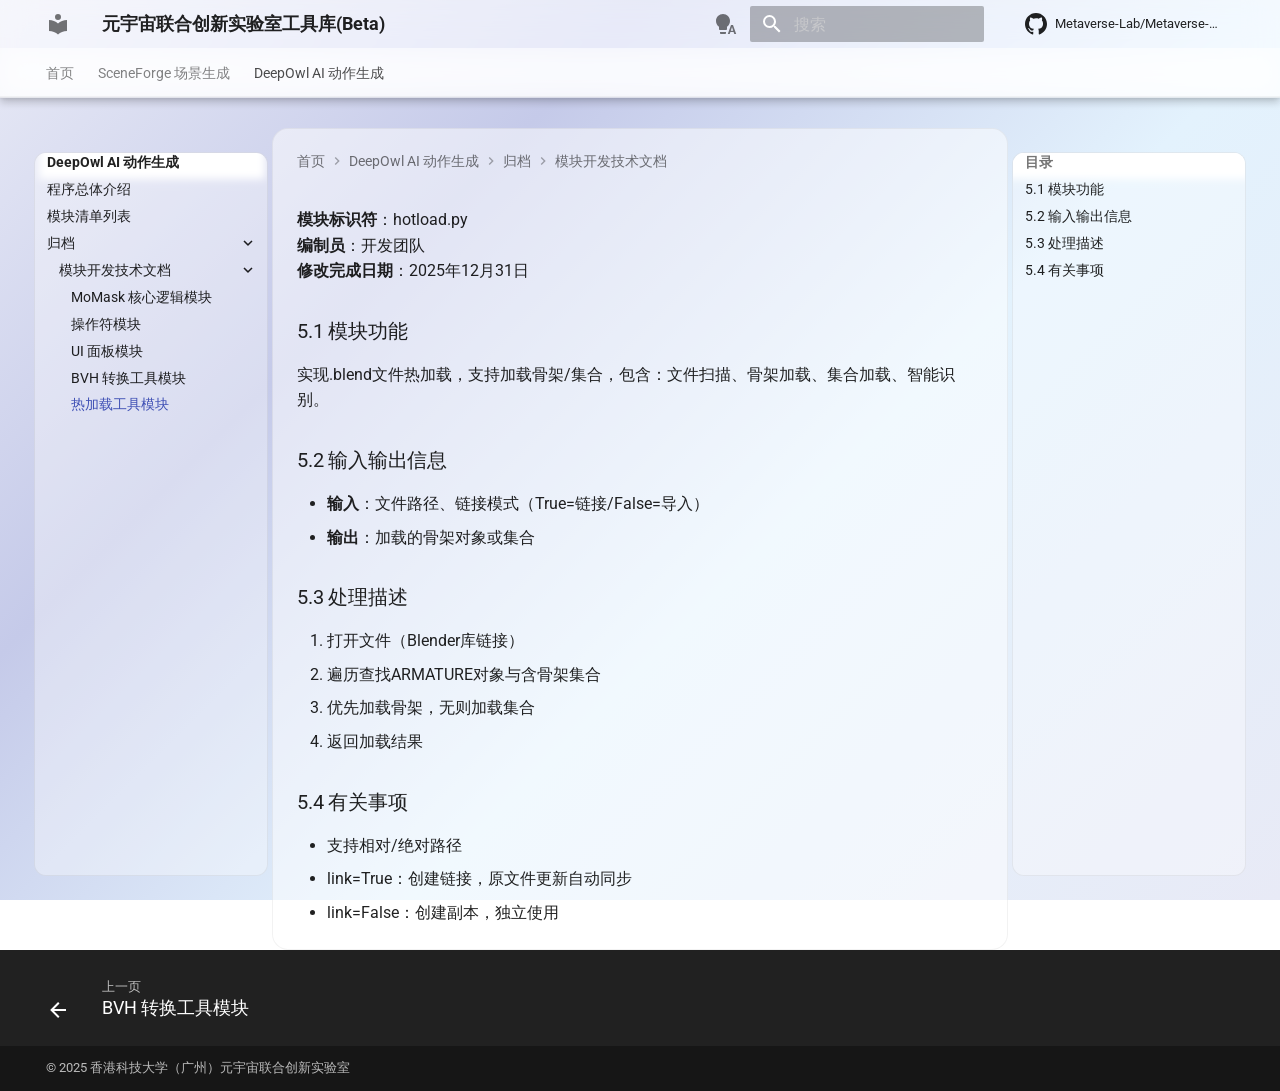
<file: momask_ai/04_5_hotload/index.html>
<!doctype html>
<html lang="zh" class="no-js">
  <head>
    
      <meta charset="utf-8">
      <meta name="viewport" content="width=device-width,initial-scale=1">
      
        <meta name="description" content="香港科技大学（广州）元宇宙联合创新实验室 — 数字人、虚拟现实、元宇宙内容生成与人工智能研究">
      
      
        <meta name="author" content="DoggyChen">
      
      
        <link rel="canonical" href="https://metaverse-lab.hkust-gz.edu.cn/momask_ai/04_5_hotload/">
      
      
        <link rel="prev" href="../04_4_bvhtransformer/">
      
      
      
        
      
      
      <link rel="icon" href="../../assets/images/favicon.png">
      <meta name="generator" content="mkdocs-1.6.1, mkdocs-material-9.7.6">
    
    
      
        <title>热加载工具模块 - 元宇宙联合创新实验室工具库(Beta)</title>
      
    
    
      <link rel="stylesheet" href="../../assets/stylesheets/main.484c7ddc.min.css">
      
        
        <link rel="stylesheet" href="../../assets/stylesheets/palette.ab4e12ef.min.css">
      
      


    
    
      
    
    
      
        
        
        <link rel="preconnect" href="https://fonts.gstatic.com" crossorigin>
        <link rel="stylesheet" href="https://fonts.googleapis.com/css?family=Roboto:300,300i,400,400i,700,700i%7CRoboto+Mono:400,400i,700,700i&display=fallback">
        <style>:root{--md-text-font:"Roboto";--md-code-font:"Roboto Mono"}</style>
      
    
    
      <link rel="stylesheet" href="../../stylesheets/extra.css">
    
    <script>__md_scope=new URL("../..",location),__md_hash=e=>[...e].reduce(((e,_)=>(e<<5)-e+_.charCodeAt(0)),0),__md_get=(e,_=localStorage,t=__md_scope)=>JSON.parse(_.getItem(t.pathname+"."+e)),__md_set=(e,_,t=localStorage,a=__md_scope)=>{try{t.setItem(a.pathname+"."+e,JSON.stringify(_))}catch(e){}}</script>
    
      

    
    
  </head>
  
  
    
    
      
    
    
    
    
    <body dir="ltr" data-md-color-scheme="default" data-md-color-primary="indigo" data-md-color-accent="indigo">
  
    
    <input class="md-toggle" data-md-toggle="drawer" type="checkbox" id="__drawer" autocomplete="off">
    <input class="md-toggle" data-md-toggle="search" type="checkbox" id="__search" autocomplete="off">
    <label class="md-overlay" for="__drawer"></label>
    <div data-md-component="skip">
      
        
        <a href="#5-hotload" class="md-skip">
          跳转至
        </a>
      
    </div>
    <div data-md-component="announce">
      
    </div>
    
    
      

  

<header class="md-header md-header--shadow md-header--lifted" data-md-component="header">
  <nav class="md-header__inner md-grid" aria-label="页眉">
    <a href="../.." title="元宇宙联合创新实验室工具库(Beta)" class="md-header__button md-logo" aria-label="元宇宙联合创新实验室工具库(Beta)" data-md-component="logo">
      
  
  <svg xmlns="http://www.w3.org/2000/svg" viewBox="0 0 24 24"><path d="M12 8a3 3 0 0 0 3-3 3 3 0 0 0-3-3 3 3 0 0 0-3 3 3 3 0 0 0 3 3m0 3.54C9.64 9.35 6.5 8 3 8v11c3.5 0 6.64 1.35 9 3.54 2.36-2.19 5.5-3.54 9-3.54V8c-3.5 0-6.64 1.35-9 3.54"/></svg>

    </a>
    <label class="md-header__button md-icon" for="__drawer">
      
      <svg xmlns="http://www.w3.org/2000/svg" viewBox="0 0 24 24"><path d="M3 6h18v2H3zm0 5h18v2H3zm0 5h18v2H3z"/></svg>
    </label>
    <div class="md-header__title" data-md-component="header-title">
      <div class="md-header__ellipsis">
        <div class="md-header__topic">
          <span class="md-ellipsis">
            元宇宙联合创新实验室工具库(Beta)
          </span>
        </div>
        <div class="md-header__topic" data-md-component="header-topic">
          <span class="md-ellipsis">
            
              热加载工具模块
            
          </span>
        </div>
      </div>
    </div>
    
      
        <form class="md-header__option" data-md-component="palette">
  
    
    
    
    <input class="md-option" data-md-color-media="(prefers-color-scheme)" data-md-color-scheme="default" data-md-color-primary="indigo" data-md-color-accent="indigo"  aria-label="切换到浅色模式"  type="radio" name="__palette" id="__palette_0">
    
      <label class="md-header__button md-icon" title="切换到浅色模式" for="__palette_1" hidden>
        <svg xmlns="http://www.w3.org/2000/svg" viewBox="0 0 24 24"><path d="M9 2C5.13 2 2 5.13 2 9c0 2.38 1.19 4.47 3 5.74V17c0 .55.45 1 1 1h6c.55 0 1-.45 1-1v-2.26c1.81-1.27 3-3.36 3-5.74 0-3.87-3.13-7-7-7M6 21c0 .55.45 1 1 1h4c.55 0 1-.45 1-1v-1H6zm13-8h-2l-3.2 9h1.9l.7-2h3.2l.7 2h1.9zm-2.15 5.65L18 15l1.15 3.65z"/></svg>
      </label>
    
  
    
    
    
    <input class="md-option" data-md-color-media="(prefers-color-scheme: light)" data-md-color-scheme="default" data-md-color-primary="indigo" data-md-color-accent="indigo"  aria-label="切换到深色模式"  type="radio" name="__palette" id="__palette_1">
    
      <label class="md-header__button md-icon" title="切换到深色模式" for="__palette_2" hidden>
        <svg xmlns="http://www.w3.org/2000/svg" viewBox="0 0 24 24"><path d="M12 2a7 7 0 0 0-7 7c0 2.38 1.19 4.47 3 5.74V17a1 1 0 0 0 1 1h6a1 1 0 0 0 1-1v-2.26c1.81-1.27 3-3.36 3-5.74a7 7 0 0 0-7-7M9 21a1 1 0 0 0 1 1h4a1 1 0 0 0 1-1v-1H9z"/></svg>
      </label>
    
  
    
    
    
    <input class="md-option" data-md-color-media="(prefers-color-scheme: dark)" data-md-color-scheme="slate" data-md-color-primary="indigo" data-md-color-accent="indigo"  aria-label="跟随系统"  type="radio" name="__palette" id="__palette_2">
    
      <label class="md-header__button md-icon" title="跟随系统" for="__palette_0" hidden>
        <svg xmlns="http://www.w3.org/2000/svg" viewBox="0 0 24 24"><path d="M12 2a7 7 0 0 1 7 7c0 2.38-1.19 4.47-3 5.74V17a1 1 0 0 1-1 1H9a1 1 0 0 1-1-1v-2.26C6.19 13.47 5 11.38 5 9a7 7 0 0 1 7-7M9 21v-1h6v1a1 1 0 0 1-1 1h-4a1 1 0 0 1-1-1m3-17a5 5 0 0 0-5 5c0 2.05 1.23 3.81 3 4.58V16h4v-2.42c1.77-.77 3-2.53 3-4.58a5 5 0 0 0-5-5"/></svg>
      </label>
    
  
</form>
      
    
    
      <script>var palette=__md_get("__palette");if(palette&&palette.color){if("(prefers-color-scheme)"===palette.color.media){var media=matchMedia("(prefers-color-scheme: light)"),input=document.querySelector(media.matches?"[data-md-color-media='(prefers-color-scheme: light)']":"[data-md-color-media='(prefers-color-scheme: dark)']");palette.color.media=input.getAttribute("data-md-color-media"),palette.color.scheme=input.getAttribute("data-md-color-scheme"),palette.color.primary=input.getAttribute("data-md-color-primary"),palette.color.accent=input.getAttribute("data-md-color-accent")}for(var[key,value]of Object.entries(palette.color))document.body.setAttribute("data-md-color-"+key,value)}</script>
    
    
    
      
      
        <label class="md-header__button md-icon" for="__search">
          
          <svg xmlns="http://www.w3.org/2000/svg" viewBox="0 0 24 24"><path d="M9.5 3A6.5 6.5 0 0 1 16 9.5c0 1.61-.59 3.09-1.56 4.23l.27.27h.79l5 5-1.5 1.5-5-5v-.79l-.27-.27A6.52 6.52 0 0 1 9.5 16 6.5 6.5 0 0 1 3 9.5 6.5 6.5 0 0 1 9.5 3m0 2C7 5 5 7 5 9.5S7 14 9.5 14 14 12 14 9.5 12 5 9.5 5"/></svg>
        </label>
        <div class="md-search" data-md-component="search" role="dialog">
  <label class="md-search__overlay" for="__search"></label>
  <div class="md-search__inner" role="search">
    <form class="md-search__form" name="search">
      <input type="text" class="md-search__input" name="query" aria-label="搜索" placeholder="搜索" autocapitalize="off" autocorrect="off" autocomplete="off" spellcheck="false" data-md-component="search-query" required>
      <label class="md-search__icon md-icon" for="__search">
        
        <svg xmlns="http://www.w3.org/2000/svg" viewBox="0 0 24 24"><path d="M9.5 3A6.5 6.5 0 0 1 16 9.5c0 1.61-.59 3.09-1.56 4.23l.27.27h.79l5 5-1.5 1.5-5-5v-.79l-.27-.27A6.52 6.52 0 0 1 9.5 16 6.5 6.5 0 0 1 3 9.5 6.5 6.5 0 0 1 9.5 3m0 2C7 5 5 7 5 9.5S7 14 9.5 14 14 12 14 9.5 12 5 9.5 5"/></svg>
        
        <svg xmlns="http://www.w3.org/2000/svg" viewBox="0 0 24 24"><path d="M20 11v2H8l5.5 5.5-1.42 1.42L4.16 12l7.92-7.92L13.5 5.5 8 11z"/></svg>
      </label>
      <nav class="md-search__options" aria-label="查找">
        
          <a href="javascript:void(0)" class="md-search__icon md-icon" title="分享" aria-label="分享" data-clipboard data-clipboard-text="" data-md-component="search-share" tabindex="-1">
            
            <svg xmlns="http://www.w3.org/2000/svg" viewBox="0 0 24 24"><path d="M18 16.08c-.76 0-1.44.3-1.96.77L8.91 12.7c.05-.23.09-.46.09-.7s-.04-.47-.09-.7l7.05-4.11c.54.5 1.25.81 2.04.81a3 3 0 0 0 3-3 3 3 0 0 0-3-3 3 3 0 0 0-3 3c0 .24.04.47.09.7L8.04 9.81C7.5 9.31 6.79 9 6 9a3 3 0 0 0-3 3 3 3 0 0 0 3 3c.79 0 1.5-.31 2.04-.81l7.12 4.15c-.05.21-.08.43-.08.66 0 1.61 1.31 2.91 2.92 2.91s2.92-1.3 2.92-2.91A2.92 2.92 0 0 0 18 16.08"/></svg>
          </a>
        
        <button type="reset" class="md-search__icon md-icon" title="清空当前内容" aria-label="清空当前内容" tabindex="-1">
          
          <svg xmlns="http://www.w3.org/2000/svg" viewBox="0 0 24 24"><path d="M19 6.41 17.59 5 12 10.59 6.41 5 5 6.41 10.59 12 5 17.59 6.41 19 12 13.41 17.59 19 19 17.59 13.41 12z"/></svg>
        </button>
      </nav>
      
        <div class="md-search__suggest" data-md-component="search-suggest"></div>
      
    </form>
    <div class="md-search__output">
      <div class="md-search__scrollwrap" tabindex="0" data-md-scrollfix>
        <div class="md-search-result" data-md-component="search-result">
          <div class="md-search-result__meta">
            正在初始化搜索引擎
          </div>
          <ol class="md-search-result__list" role="presentation"></ol>
        </div>
      </div>
    </div>
  </div>
</div>
      
    
    
      <div class="md-header__source">
        <a href="https://github.com/Metaverse-Lab/Metaverse-Website" title="前往仓库" class="md-source" data-md-component="source">
  <div class="md-source__icon md-icon">
    
    <svg xmlns="http://www.w3.org/2000/svg" viewBox="0 0 24 24"><path d="M12 1C5.923 1 1 5.923 1 12c0 4.867 3.149 8.979 7.521 10.436.55.096.756-.233.756-.522 0-.262-.013-1.128-.013-2.049-2.764.509-3.479-.674-3.699-1.292-.124-.317-.66-1.293-1.127-1.554-.385-.207-.936-.715-.014-.729.866-.014 1.485.797 1.691 1.128.99 1.663 2.571 1.196 3.204.907.096-.715.385-1.196.701-1.471-2.448-.275-5.005-1.224-5.005-5.432 0-1.196.426-2.186 1.128-2.956-.111-.275-.496-1.402.11-2.915 0 0 .921-.288 3.024 1.128a10.2 10.2 0 0 1 2.75-.371c.936 0 1.871.123 2.75.371 2.104-1.43 3.025-1.128 3.025-1.128.605 1.513.221 2.64.111 2.915.701.77 1.127 1.747 1.127 2.956 0 4.222-2.571 5.157-5.019 5.432.399.344.743 1.004.743 2.035 0 1.471-.014 2.654-.014 3.025 0 .289.206.632.756.522C19.851 20.979 23 16.854 23 12c0-6.077-4.922-11-11-11"/></svg>
  </div>
  <div class="md-source__repository">
    Metaverse-Lab/Metaverse-Website
  </div>
</a>
      </div>
    
  </nav>
  
    
      
<nav class="md-tabs" aria-label="标签" data-md-component="tabs">
  <div class="md-grid">
    <ul class="md-tabs__list">
      
        
  
  
  
  
    <li class="md-tabs__item">
      <a href="../.." class="md-tabs__link">
        
  
  
    
  
  首页

      </a>
    </li>
  

      
        
  
  
  
  
    
    
      <li class="md-tabs__item">
        <a href="../../sceneForge/" class="md-tabs__link">
          
  
  
    
  
  SceneForge 场景生成

        </a>
      </li>
    
  

      
        
  
  
  
    
  
  
    
    
      <li class="md-tabs__item md-tabs__item--active">
        <a href="../" class="md-tabs__link">
          
  
  
    
  
  DeepOwl AI 动作生成

        </a>
      </li>
    
  

      
    </ul>
  </div>
</nav>
    
  
</header>
    
    <div class="md-container" data-md-component="container">
      
      
        
      
      <main class="md-main" data-md-component="main">
        <div class="md-main__inner md-grid">
          
            
              
              <div class="md-sidebar md-sidebar--primary" data-md-component="sidebar" data-md-type="navigation" >
                <div class="md-sidebar__scrollwrap">
                  <div class="md-sidebar__inner">
                    


  


<nav class="md-nav md-nav--primary md-nav--lifted" aria-label="导航栏" data-md-level="0">
  <label class="md-nav__title" for="__drawer">
    <a href="../.." title="元宇宙联合创新实验室工具库(Beta)" class="md-nav__button md-logo" aria-label="元宇宙联合创新实验室工具库(Beta)" data-md-component="logo">
      
  
  <svg xmlns="http://www.w3.org/2000/svg" viewBox="0 0 24 24"><path d="M12 8a3 3 0 0 0 3-3 3 3 0 0 0-3-3 3 3 0 0 0-3 3 3 3 0 0 0 3 3m0 3.54C9.64 9.35 6.5 8 3 8v11c3.5 0 6.64 1.35 9 3.54 2.36-2.19 5.5-3.54 9-3.54V8c-3.5 0-6.64 1.35-9 3.54"/></svg>

    </a>
    元宇宙联合创新实验室工具库(Beta)
  </label>
  
    <div class="md-nav__source">
      <a href="https://github.com/Metaverse-Lab/Metaverse-Website" title="前往仓库" class="md-source" data-md-component="source">
  <div class="md-source__icon md-icon">
    
    <svg xmlns="http://www.w3.org/2000/svg" viewBox="0 0 24 24"><path d="M12 1C5.923 1 1 5.923 1 12c0 4.867 3.149 8.979 7.521 10.436.55.096.756-.233.756-.522 0-.262-.013-1.128-.013-2.049-2.764.509-3.479-.674-3.699-1.292-.124-.317-.66-1.293-1.127-1.554-.385-.207-.936-.715-.014-.729.866-.014 1.485.797 1.691 1.128.99 1.663 2.571 1.196 3.204.907.096-.715.385-1.196.701-1.471-2.448-.275-5.005-1.224-5.005-5.432 0-1.196.426-2.186 1.128-2.956-.111-.275-.496-1.402.11-2.915 0 0 .921-.288 3.024 1.128a10.2 10.2 0 0 1 2.75-.371c.936 0 1.871.123 2.75.371 2.104-1.43 3.025-1.128 3.025-1.128.605 1.513.221 2.64.111 2.915.701.77 1.127 1.747 1.127 2.956 0 4.222-2.571 5.157-5.019 5.432.399.344.743 1.004.743 2.035 0 1.471-.014 2.654-.014 3.025 0 .289.206.632.756.522C19.851 20.979 23 16.854 23 12c0-6.077-4.922-11-11-11"/></svg>
  </div>
  <div class="md-source__repository">
    Metaverse-Lab/Metaverse-Website
  </div>
</a>
    </div>
  
  <ul class="md-nav__list" data-md-scrollfix>
    
      
      
  
  
  
  
    <li class="md-nav__item">
      <a href="../.." class="md-nav__link">
        
  
  
  <span class="md-ellipsis">
    
  
    首页
  

    
  </span>
  
  

      </a>
    </li>
  

    
      
      
  
  
  
  
    
    
      
        
          
        
      
    
    
    
      
      
    
    
    <li class="md-nav__item md-nav__item--nested">
      
        
        
        <input class="md-nav__toggle md-toggle " type="checkbox" id="__nav_2" >
        
          
          <div class="md-nav__link md-nav__container">
            <a href="../../sceneForge/" class="md-nav__link ">
              
  
  
  <span class="md-ellipsis">
    
  
    SceneForge 场景生成
  

    
  </span>
  
  

            </a>
            
          </div>
        
        <nav class="md-nav" data-md-level="1" aria-labelledby="__nav_2_label" aria-expanded="false">
          <label class="md-nav__title" for="__nav_2">
            <span class="md-nav__icon md-icon"></span>
            
  
    SceneForge 场景生成
  

          </label>
          <ul class="md-nav__list" data-md-scrollfix>
            
              
            
          </ul>
        </nav>
      
    </li>
  

    
      
      
  
  
    
  
  
  
    
    
      
        
          
        
      
        
      
        
      
        
      
    
    
    
      
        
        
      
      
    
    
    <li class="md-nav__item md-nav__item--active md-nav__item--section md-nav__item--nested">
      
        
        
        <input class="md-nav__toggle md-toggle " type="checkbox" id="__nav_3" checked>
        
          
          <div class="md-nav__link md-nav__container">
            <a href="../" class="md-nav__link ">
              
  
  
  <span class="md-ellipsis">
    
  
    DeepOwl AI 动作生成
  

    
  </span>
  
  

            </a>
            
              
              <label class="md-nav__link " for="__nav_3" id="__nav_3_label" tabindex="">
                <span class="md-nav__icon md-icon"></span>
              </label>
            
          </div>
        
        <nav class="md-nav" data-md-level="1" aria-labelledby="__nav_3_label" aria-expanded="true">
          <label class="md-nav__title" for="__nav_3">
            <span class="md-nav__icon md-icon"></span>
            
  
    DeepOwl AI 动作生成
  

          </label>
          <ul class="md-nav__list" data-md-scrollfix>
            
              
            
              
                
  
  
  
  
    <li class="md-nav__item">
      <a href="../02_overview/" class="md-nav__link">
        
  
  
  <span class="md-ellipsis">
    
  
    程序总体介绍
  

    
  </span>
  
  

      </a>
    </li>
  

              
            
              
                
  
  
  
  
    <li class="md-nav__item">
      <a href="../03_module_list/" class="md-nav__link">
        
  
  
  <span class="md-ellipsis">
    
  
    模块清单列表
  

    
  </span>
  
  

      </a>
    </li>
  

              
            
              
                
  
  
    
  
  
  
    
    
      
        
      
    
    
    
      
      
    
    
    <li class="md-nav__item md-nav__item--active md-nav__item--nested">
      
        
        
        <input class="md-nav__toggle md-toggle " type="checkbox" id="__nav_3_4" checked>
        
          
          <label class="md-nav__link" for="__nav_3_4" id="__nav_3_4_label" tabindex="0">
            
  
  
  <span class="md-ellipsis">
    
  
    归档
  

    
  </span>
  
  

            <span class="md-nav__icon md-icon"></span>
          </label>
        
        <nav class="md-nav" data-md-level="2" aria-labelledby="__nav_3_4_label" aria-expanded="true">
          <label class="md-nav__title" for="__nav_3_4">
            <span class="md-nav__icon md-icon"></span>
            
  
    归档
  

          </label>
          <ul class="md-nav__list" data-md-scrollfix>
            
              
                
  
  
    
  
  
  
    
    
      
        
      
        
      
        
      
        
      
        
      
    
    
    
      
      
    
    
    <li class="md-nav__item md-nav__item--active md-nav__item--nested">
      
        
        
        <input class="md-nav__toggle md-toggle " type="checkbox" id="__nav_3_4_1" checked>
        
          
          <label class="md-nav__link" for="__nav_3_4_1" id="__nav_3_4_1_label" tabindex="0">
            
  
  
  <span class="md-ellipsis">
    
  
    模块开发技术文档
  

    
  </span>
  
  

            <span class="md-nav__icon md-icon"></span>
          </label>
        
        <nav class="md-nav" data-md-level="3" aria-labelledby="__nav_3_4_1_label" aria-expanded="true">
          <label class="md-nav__title" for="__nav_3_4_1">
            <span class="md-nav__icon md-icon"></span>
            
  
    模块开发技术文档
  

          </label>
          <ul class="md-nav__list" data-md-scrollfix>
            
              
                
  
  
  
  
    <li class="md-nav__item">
      <a href="../04_1_momask_logic/" class="md-nav__link">
        
  
  
  <span class="md-ellipsis">
    
  
    MoMask 核心逻辑模块
  

    
  </span>
  
  

      </a>
    </li>
  

              
            
              
                
  
  
  
  
    <li class="md-nav__item">
      <a href="../04_2_addon_operators/" class="md-nav__link">
        
  
  
  <span class="md-ellipsis">
    
  
    操作符模块
  

    
  </span>
  
  

      </a>
    </li>
  

              
            
              
                
  
  
  
  
    <li class="md-nav__item">
      <a href="../04_3_addon_panels/" class="md-nav__link">
        
  
  
  <span class="md-ellipsis">
    
  
    UI 面板模块
  

    
  </span>
  
  

      </a>
    </li>
  

              
            
              
                
  
  
  
  
    <li class="md-nav__item">
      <a href="../04_4_bvhtransformer/" class="md-nav__link">
        
  
  
  <span class="md-ellipsis">
    
  
    BVH 转换工具模块
  

    
  </span>
  
  

      </a>
    </li>
  

              
            
              
                
  
  
    
  
  
  
    <li class="md-nav__item md-nav__item--active">
      
      <input class="md-nav__toggle md-toggle" type="checkbox" id="__toc">
      
      
        
      
      
        <label class="md-nav__link md-nav__link--active" for="__toc">
          
  
  
  <span class="md-ellipsis">
    
  
    热加载工具模块
  

    
  </span>
  
  

          <span class="md-nav__icon md-icon"></span>
        </label>
      
      <a href="./" class="md-nav__link md-nav__link--active">
        
  
  
  <span class="md-ellipsis">
    
  
    热加载工具模块
  

    
  </span>
  
  

      </a>
      
        

<nav class="md-nav md-nav--secondary" aria-label="目录">
  
  
  
    
  
  
    <label class="md-nav__title" for="__toc">
      <span class="md-nav__icon md-icon"></span>
      目录
    </label>
    <ul class="md-nav__list" data-md-component="toc" data-md-scrollfix>
      
        <li class="md-nav__item">
  <a href="#51" class="md-nav__link">
    <span class="md-ellipsis">
      
        5.1 模块功能
      
    </span>
  </a>
  
</li>
      
        <li class="md-nav__item">
  <a href="#52" class="md-nav__link">
    <span class="md-ellipsis">
      
        5.2 输入输出信息
      
    </span>
  </a>
  
</li>
      
        <li class="md-nav__item">
  <a href="#53" class="md-nav__link">
    <span class="md-ellipsis">
      
        5.3 处理描述
      
    </span>
  </a>
  
</li>
      
        <li class="md-nav__item">
  <a href="#54" class="md-nav__link">
    <span class="md-ellipsis">
      
        5.4 有关事项
      
    </span>
  </a>
  
</li>
      
    </ul>
  
</nav>
      
    </li>
  

              
            
          </ul>
        </nav>
      
    </li>
  

              
            
          </ul>
        </nav>
      
    </li>
  

              
            
          </ul>
        </nav>
      
    </li>
  

    
  </ul>
</nav>
                  </div>
                </div>
              </div>
            
            
              
              <div class="md-sidebar md-sidebar--secondary" data-md-component="sidebar" data-md-type="toc" >
                <div class="md-sidebar__scrollwrap">
                  <div class="md-sidebar__inner">
                    

<nav class="md-nav md-nav--secondary" aria-label="目录">
  
  
  
    
  
  
    <label class="md-nav__title" for="__toc">
      <span class="md-nav__icon md-icon"></span>
      目录
    </label>
    <ul class="md-nav__list" data-md-component="toc" data-md-scrollfix>
      
        <li class="md-nav__item">
  <a href="#51" class="md-nav__link">
    <span class="md-ellipsis">
      
        5.1 模块功能
      
    </span>
  </a>
  
</li>
      
        <li class="md-nav__item">
  <a href="#52" class="md-nav__link">
    <span class="md-ellipsis">
      
        5.2 输入输出信息
      
    </span>
  </a>
  
</li>
      
        <li class="md-nav__item">
  <a href="#53" class="md-nav__link">
    <span class="md-ellipsis">
      
        5.3 处理描述
      
    </span>
  </a>
  
</li>
      
        <li class="md-nav__item">
  <a href="#54" class="md-nav__link">
    <span class="md-ellipsis">
      
        5.4 有关事项
      
    </span>
  </a>
  
</li>
      
    </ul>
  
</nav>
                  </div>
                </div>
              </div>
            
          
          
            <div class="md-content" data-md-component="content">
              
                



  


  <nav class="md-path" aria-label="导航栏" >
    <ol class="md-path__list">
      
        
  
  
    <li class="md-path__item">
      <a href="../.." class="md-path__link">
        
  <span class="md-ellipsis">
    首页
  </span>

      </a>
    </li>
  

      
      
        
  
  
    
    
      <li class="md-path__item">
        <a href="../" class="md-path__link">
          
  <span class="md-ellipsis">
    DeepOwl AI 动作生成
  </span>

        </a>
      </li>
    
  

      
        
  
  
    
    
      
  
  
    
    
      <li class="md-path__item">
        <a href="../04_1_momask_logic/" class="md-path__link">
          
  <span class="md-ellipsis">
    归档
  </span>

        </a>
      </li>
    
  

    
  

      
        
  
  
    
    
      <li class="md-path__item">
        <a href="../04_1_momask_logic/" class="md-path__link">
          
  <span class="md-ellipsis">
    模块开发技术文档
  </span>

        </a>
      </li>
    
  

      
    </ol>
  </nav>

              
              <article class="md-content__inner md-typeset">
                
                  


  
  


<h1 id="5-hotload">5. 热加载工具模块（hotload）<a class="headerlink" href="#5-hotload" title="Permanent link">&para;</a></h1>
<p><strong>模块标识符</strong>：hotload.py<br />
<strong>编制员</strong>：开发团队<br />
<strong>修改完成日期</strong>：2025年12月31日</p>
<h3 id="51">5.1 模块功能<a class="headerlink" href="#51" title="Permanent link">&para;</a></h3>
<p>实现.blend文件热加载，支持加载骨架/集合，包含：文件扫描、骨架加载、集合加载、智能识别。</p>
<h3 id="52">5.2 输入输出信息<a class="headerlink" href="#52" title="Permanent link">&para;</a></h3>
<ul>
<li><strong>输入</strong>：文件路径、链接模式（True=链接/False=导入）</li>
<li><strong>输出</strong>：加载的骨架对象或集合</li>
</ul>
<h3 id="53">5.3 处理描述<a class="headerlink" href="#53" title="Permanent link">&para;</a></h3>
<ol>
<li>打开文件（Blender库链接）</li>
<li>遍历查找ARMATURE对象与含骨架集合</li>
<li>优先加载骨架，无则加载集合</li>
<li>返回加载结果</li>
</ol>
<h3 id="54">5.4 有关事项<a class="headerlink" href="#54" title="Permanent link">&para;</a></h3>
<ul>
<li>支持相对/绝对路径</li>
<li>link=True：创建链接，原文件更新自动同步</li>
<li>link=False：创建副本，独立使用</li>
</ul>












                
              </article>
            </div>
          
          
  <script>var tabs=__md_get("__tabs");if(Array.isArray(tabs))e:for(var set of document.querySelectorAll(".tabbed-set")){var labels=set.querySelector(".tabbed-labels");for(var tab of tabs)for(var label of labels.getElementsByTagName("label"))if(label.innerText.trim()===tab){var input=document.getElementById(label.htmlFor);input.checked=!0;continue e}}</script>

<script>var target=document.getElementById(location.hash.slice(1));target&&target.name&&(target.checked=target.name.startsWith("__tabbed_"))</script>
        </div>
        
          <button type="button" class="md-top md-icon" data-md-component="top" hidden>
  
  <svg xmlns="http://www.w3.org/2000/svg" viewBox="0 0 24 24"><path d="M13 20h-2V8l-5.5 5.5-1.42-1.42L12 4.16l7.92 7.92-1.42 1.42L13 8z"/></svg>
  回到页面顶部
</button>
        
      </main>
      
        <footer class="md-footer">
  
    
      
      <nav class="md-footer__inner md-grid" aria-label="页脚" >
        
          
          <a href="../04_4_bvhtransformer/" class="md-footer__link md-footer__link--prev" aria-label="上一页: BVH 转换工具模块">
            <div class="md-footer__button md-icon">
              
              <svg xmlns="http://www.w3.org/2000/svg" viewBox="0 0 24 24"><path d="M20 11v2H8l5.5 5.5-1.42 1.42L4.16 12l7.92-7.92L13.5 5.5 8 11z"/></svg>
            </div>
            <div class="md-footer__title">
              <span class="md-footer__direction">
                上一页
              </span>
              <div class="md-ellipsis">
                BVH 转换工具模块
              </div>
            </div>
          </a>
        
        
      </nav>
    
  
  <div class="md-footer-meta md-typeset">
    <div class="md-footer-meta__inner md-grid">
      <div class="md-copyright">
    <div class="md-copyright__highlight">
        &copy; 2025 <a href="https://bunnychen.top/about/MetaverseJointInnovationLaboratory/" target="_blank" rel="noopener">香港科技大学（广州）元宇宙联合创新实验室</a>
    </div>
    
</div>
      
    </div>
  </div>
</footer>
      
    </div>
    <div class="md-dialog" data-md-component="dialog">
      <div class="md-dialog__inner md-typeset"></div>
    </div>
    
      <div class="md-progress" data-md-component="progress" role="progressbar"></div>
    
    
    
      
      
      <script id="__config" type="application/json">{"annotate": null, "base": "../..", "features": ["content.code.annotate", "content.code.copy", "content.footnote.tooltips", "content.tabs.link", "content.tooltips", "navigation.footer", "navigation.indexes", "navigation.instant", "navigation.instant.prefetch", "navigation.instant.progress", "navigation.path", "navigation.tabs", "navigation.tabs.sticky", "navigation.top", "navigation.tracking", "search.highlight", "search.share", "search.suggest", "toc.follow"], "search": "../../assets/javascripts/workers/search.2c215733.min.js", "tags": null, "translations": {"clipboard.copied": "\u5df2\u590d\u5236", "clipboard.copy": "\u590d\u5236", "search.result.more.one": "\u5728\u8be5\u9875\u4e0a\u8fd8\u6709 1 \u4e2a\u7b26\u5408\u6761\u4ef6\u7684\u7ed3\u679c", "search.result.more.other": "\u5728\u8be5\u9875\u4e0a\u8fd8\u6709 # \u4e2a\u7b26\u5408\u6761\u4ef6\u7684\u7ed3\u679c", "search.result.none": "\u6ca1\u6709\u627e\u5230\u7b26\u5408\u6761\u4ef6\u7684\u7ed3\u679c", "search.result.one": "\u627e\u5230 1 \u4e2a\u7b26\u5408\u6761\u4ef6\u7684\u7ed3\u679c", "search.result.other": "# \u4e2a\u7b26\u5408\u6761\u4ef6\u7684\u7ed3\u679c", "search.result.placeholder": "\u952e\u5165\u4ee5\u5f00\u59cb\u641c\u7d22", "search.result.term.missing": "\u7f3a\u5c11", "select.version": "\u9009\u62e9\u5f53\u524d\u7248\u672c"}, "version": null}</script>
    
    
      <script src="../../assets/javascripts/bundle.79ae519e.min.js"></script>
      
    
  </body>
</html>
</file>
<file: stylesheets/extra.css>
/* ============================================================
   Metaverse Lab 全局自定义样式
   ============================================================ */

/* ---------- 全局渐变背景（使用 CSS 变量优雅适配深浅主题） ---------- */
body {
  background: var(--bg-gradient) fixed !important;
  background-attachment: fixed !important;
}

/* 深色模式渐变 */
body[data-md-color-scheme="slate"],
body:not([data-md-color-scheme="default"]) {
  --bg-gradient: linear-gradient(135deg, #0f0c29 0%, #1a1a4e 30%, #24243e 60%, #0f0c29 100%);
}

/* 浅色模式渐变 */
body[data-md-color-scheme="default"] {
  --bg-gradient: linear-gradient(135deg, #e8eaf6 0%, #c5cae9 30%, #e3f2fd 60%, #e8eaf6 100%);
}

/* ---------- 内容区域半透明卡片（使用 CSS 变量） ---------- */
.md-content {
  background: var(--md-content-bg) !important;
  border-radius: 16px;
  border: var(--md-content-border);
}

body[data-md-color-scheme="slate"] .md-content,
body:not([data-md-color-scheme="default"]) .md-content {
  --md-content-bg: rgba(255, 255, 255, 0.05);
  --md-content-border: 1px solid rgba(255, 255, 255, 0.08);
}

body[data-md-color-scheme="default"] .md-content {
  --md-content-bg: rgba(255, 255, 255, 0.5);
  --md-content-border: 1px solid rgba(0, 0, 0, 0.05);
}

/* ---------- 导航栏毛玻璃（安全使用 backdrop-filter） ---------- */
.md-header {
  background: var(--md-header-bg) !important;
  backdrop-filter: blur(16px) saturate(1.2);
  -webkit-backdrop-filter: blur(16px) saturate(1.2);
  border-bottom: var(--md-header-border);
}

body[data-md-color-scheme="slate"] .md-header,
body:not([data-md-color-scheme="default"]) .md-header {
  --md-header-bg: rgba(15, 12, 41, 0.6);
  --md-header-border: 1px solid rgba(255, 255, 255, 0.06);
}

body[data-md-color-scheme="default"] .md-header {
  --md-header-bg: rgba(255, 255, 255, 0.6);
  --md-header-border: 1px solid rgba(0, 0, 0, 0.06);
  color: rgba(0, 0, 0, 0.87) !important;
}

/* 浅色模式 header 内的图标和按钮颜色 */
body[data-md-color-scheme="default"] .md-header__button {
  color: rgba(0, 0, 0, 0.54) !important;
}

body[data-md-color-scheme="default"] .md-header__topic {
  color: rgba(0, 0, 0, 0.87) !important;
}

/* ---------- 导航标签栏毛玻璃 ---------- */
.md-tabs {
  background: var(--md-tabs-bg) !important;
  backdrop-filter: blur(12px) saturate(1.1);
  -webkit-backdrop-filter: blur(12px) saturate(1.1);
  border-bottom: var(--md-tabs-border);
}

body[data-md-color-scheme="slate"] .md-tabs,
body:not([data-md-color-scheme="default"]) .md-tabs {
  --md-tabs-bg: rgba(15, 12, 41, 0.4);
  --md-tabs-border: 1px solid rgba(255, 255, 255, 0.04);
}

body[data-md-color-scheme="default"] .md-tabs {
  --md-tabs-bg: rgba(255, 255, 255, 0.4);
  --md-tabs-border: 1px solid rgba(0, 0, 0, 0.04);
  color: rgba(0, 0, 0, 0.87) !important;
}

body[data-md-color-scheme="default"] .md-tabs__link {
  color: rgba(0, 0, 0, 0.7) !important;
}

body[data-md-color-scheme="default"] .md-tabs__link--active {
  color: rgba(0, 0, 0, 0.87) !important;
}

/* ---------- 侧边栏半透明（仅桌面端） ---------- */
.md-sidebar {
  background: transparent !important;
}

@media screen and (min-width: 76.25em) {
  .md-sidebar .md-sidebar__scrollwrap {
    background: var(--md-sidebar-bg) !important;
    border-radius: 12px;
    border: var(--md-sidebar-border);
  }

  body[data-md-color-scheme="slate"] .md-sidebar .md-sidebar__scrollwrap,
  body:not([data-md-color-scheme="default"]) .md-sidebar .md-sidebar__scrollwrap {
    --md-sidebar-bg: rgba(255, 255, 255, 0.03);
    --md-sidebar-border: 1px solid rgba(255, 255, 255, 0.06);
  }

  body[data-md-color-scheme="default"] .md-sidebar .md-sidebar__scrollwrap {
    --md-sidebar-bg: rgba(255, 255, 255, 0.35);
    --md-sidebar-border: 1px solid rgba(0, 0, 0, 0.06);
  }
}

/* ---------- 产品卡片/场景卡片/高亮列表深浅适配 ---------- */
.product-card {
  background: var(--card-bg);
  border: var(--card-border);
}

body[data-md-color-scheme="slate"] .product-card,
body:not([data-md-color-scheme="default"]) .product-card {
  --card-bg: rgba(255, 255, 255, 0.05);
  --card-border: 1px solid rgba(255, 255, 255, 0.1);
}

body[data-md-color-scheme="default"] .product-card {
  --card-bg: rgba(255, 255, 255, 0.5);
  --card-border: 1px solid rgba(0, 0, 0, 0.08);
}

.scenario-card {
  background: var(--scenario-bg);
  border: var(--scenario-border);
}

body[data-md-color-scheme="slate"] .scenario-card,
body:not([data-md-color-scheme="default"]) .scenario-card {
  --scenario-bg: rgba(255, 255, 255, 0.03);
  --scenario-border: 1px solid rgba(255, 255, 255, 0.06);
}

body[data-md-color-scheme="default"] .scenario-card {
  --scenario-bg: rgba(255, 255, 255, 0.35);
  --scenario-border: 1px solid rgba(0, 0, 0, 0.06);
}

/* highlights li 深浅色变量由下方主题块统一注入 */

/* ---------- footer 分割线深浅适配 ---------- */
.footer-copyright {
  border-top: var(--footer-border);
}

body[data-md-color-scheme="slate"] .footer-copyright,
body:not([data-md-color-scheme="default"]) .footer-copyright {
  --footer-border: 1px solid rgba(255, 255, 255, 0.06);
}

body[data-md-color-scheme="default"] .footer-copyright {
  --footer-border: 1px solid rgba(0, 0, 0, 0.06);
}

/* ---------- 隐藏首页自动生成的 h1 ---------- */
.md-content .md-typeset > h1:first-child {
  display: none;
}

/* ---------- Hero 区域 ---------- */
.hero-section {
  text-align: center;
  padding: 5rem 2rem 3.5rem;
  position: relative;
  overflow: hidden;
}

.hero-section::before {
  content: "";
  position: absolute;
  inset: 0;
  background: radial-gradient(ellipse 80% 60% at 50% 0%,
      rgba(70, 88, 255, 0.07) 0%,
      transparent 70%);
  pointer-events: none;
}

.hero-logo {
  font-size: 3rem;
  font-weight: 700;
  letter-spacing: -0.03em;
  background: linear-gradient(135deg, #4658FF 0%, #5C6CFF 50%, #8E99FF 100%);
  -webkit-background-clip: text;
  -webkit-text-fill-color: transparent;
  background-clip: text;
  margin-bottom: 0.5rem;
  line-height: 1.3;
}

.hero-subtitle {
  font-size: 1.05rem;
  color: var(--md-default-fg-color--light);
  font-weight: 400;
  letter-spacing: 0.06em;
  margin-bottom: 0.4rem;
}

.hero-tagline {
  font-size: 0.85rem;
  color: var(--md-default-fg-color--lighter);
  letter-spacing: 0.18em;
  margin-bottom: 1.5rem;
  opacity: 0.8;
}

/* ---------- Hero 赞助商 Logo ---------- */
.hero-sponsors {
  display: flex;
  justify-content: center;
  align-items: center;
  gap: 2.5rem;
  margin-bottom: 2rem;
}

.hero-sponsors .sponsor-item {
  display: flex;
  align-items: center;
  justify-content: center;
  flex: 1 1 0;
  max-width: 30%;
}

/* 中间分隔线 */
.hero-sponsors .sponsor-divider {
  width: 1px;
  height: 1.8em;
  background: currentColor;
  opacity: 0.15;
  flex-shrink: 0;
}

.hero-sponsors .sponsor-item a {
  display: flex;
  align-items: center;
  justify-content: center;
  text-decoration: none !important;
}

.hero-sponsors .sponsor-logo {
  opacity: 0.65;
  transition: opacity 0.3s ease;
  width: 85%;
  height: auto;
  object-fit: contain;
}

/* 深色模式：logo 反白 */
body[data-md-color-scheme="slate"] .hero-sponsors .sponsor-logo,
body:not([data-md-color-scheme="default"]) .hero-sponsors .sponsor-logo {
  filter: brightness(0) invert(1);
}

/* 浅色模式：logo 保持原色 */
body[data-md-color-scheme="default"] .hero-sponsors .sponsor-logo {
  filter: none;
}

.hero-sponsors .sponsor-logo:hover {
  opacity: 1;
}

.hero-actions {
  display: flex;
  justify-content: center;
  gap: 1.25rem;
  flex-wrap: wrap;
}

.hero-actions .md-button {
  display: inline-flex;
  align-items: center;
  gap: 0.4rem;
  padding: 0.75rem 2rem;
  font-size: 0.95rem;
  font-weight: 600;
  border-radius: 10px;
  transition: all 0.3s ease;
  position: relative;
  overflow: hidden;
  letter-spacing: 0.02em;
}

.hero-actions .md-button::after {
  content: "";
  position: absolute;
  inset: 0;
  border-radius: 10px;
  opacity: 0;
  transition: opacity 0.3s ease;
}

.hero-actions .md-button--primary {
  background: linear-gradient(135deg, #4658FF, #5C6CFF);
  border: none;
  color: #fff !important;
  box-shadow: 0 4px 16px rgba(70, 88, 255, 0.3);
}

.hero-actions .md-button--primary:hover {
  transform: translateY(-3px);
  box-shadow: 0 8px 28px rgba(70, 88, 255, 0.45);
}

.hero-actions .md-button--primary:active {
  transform: translateY(-1px);
  box-shadow: 0 4px 16px rgba(70, 88, 255, 0.3);
}

.hero-actions .md-button:not(.md-button--primary) {
  border: 2px solid var(--md-typeset-table-color);
  color: var(--md-default-fg-color) !important;
  background: transparent;
  backdrop-filter: blur(4px);
  -webkit-backdrop-filter: blur(4px);
}

.hero-actions .md-button:not(.md-button--primary):hover {
  border-color: #4658FF;
  color: #4658FF !important;
  background: rgba(70, 88, 255, 0.06);
  transform: translateY(-3px);
  box-shadow: 0 4px 20px rgba(70, 88, 255, 0.12);
}

.hero-actions .md-button:not(.md-button--primary):active {
  transform: translateY(-1px);
}

.hero-actions .md-button .twemoji {
  transition: transform 0.3s ease;
}

.hero-actions .md-button:hover .twemoji {
  transform: translateX(4px);
}

/* ---------- 区块标题 ---------- */
.section-title {
  text-align: center;
  font-size: 1.65rem;
  font-weight: 600;
  margin: 3.5rem 0 2rem;
  position: relative;
  letter-spacing: -0.01em;
}

.section-title::after {
  content: "";
  display: block;
  width: 40px;
  height: 3px;
  background: linear-gradient(90deg, #4658FF, #8E99FF);
  border-radius: 2px;
  margin: 0.65rem auto 0;
}

/* ---------- 产品卡片 ---------- */
.product-grid {
  display: grid;
  grid-template-columns: repeat(auto-fit, minmax(320px, 1fr));
  gap: 1.5rem;
  max-width: 960px;
  margin: 0 auto;
}

.product-card {
  border: 1px solid rgba(255, 255, 255, 0.1);
  border-radius: 12px;
  padding: 2rem 2rem 1.75rem;
  transition: all 0.3s ease;
  position: relative;
  overflow: hidden;
  background: rgba(255, 255, 255, 0.05);
}

.product-card::before {
  content: "";
  position: absolute;
  top: 0;
  left: 0;
  right: 0;
  height: 3px;
}

.product-card.card-sceneforge::before {
  background: linear-gradient(90deg, #4658FF, #8E99FF);
}

.product-card.card-deepowl::before {
  background: linear-gradient(90deg, #6366F1, #A78BFA);
}

.product-card:hover {
  border-color: transparent;
  box-shadow: 0 8px 32px rgba(0, 0, 0, 0.1);
  transform: translateY(-3px);
}

.product-card h3 {
  font-size: 1.2rem;
  font-weight: 600;
  margin: 0 0 0.5rem;
}

.product-card p {
  color: var(--md-default-fg-color--light);
  font-size: 0.9rem;
  line-height: 1.65;
  margin: 0 0 1.25rem;
}

.product-card .card-link {
  display: inline-flex;
  align-items: center;
  gap: 0.3rem;
  font-weight: 500;
  font-size: 0.85rem;
  color: #4658FF !important;
  text-decoration: none;
  transition: gap 0.2s ease;
}

.product-card .card-link:hover {
  gap: 0.55rem;
}

/* ---------- 亮点 Tab 区域 ---------- */
.highlights-section {
  max-width: 960px;
  margin: 0 auto;
}

.highlights-section .tabbed-set {
  border: none;
  box-shadow: none;
}

.highlights-section .tabbed-labels {
  justify-content: center;
  gap: 0.25rem;
  margin-bottom: 1.5rem;
}

.highlights-section .tabbed-labels > label {
  font-size: 0.95rem;
  font-weight: 500;
  padding: 0.55rem 1.75rem;
  border-radius: 8px 8px 0 0;
  transition: all 0.2s ease;
}

.highlights-section .tabbed-content {
  padding: 0;
}

/* 亮点列表样式 */
.highlights-section .tabbed-content ul {
  display: grid;
  grid-template-columns: repeat(auto-fit, minmax(260px, 1fr));
  gap: 0.75rem;
  margin: 1.25rem 0;
  padding: 0;
  list-style: none;
}

/* 亮点卡片 */
.highlights-section .tabbed-content ul li {
  display: block;
  padding: 1.25rem 1.5rem;
  border-radius: 10px;
  margin: 0;
  font-size: 0.82rem;
  color: var(--md-default-fg-color--light);
  line-height: 1.55;
  background: var(--highlight-bg);
  border: var(--highlight-border);
  transition: all 0.25s ease;
}

body[data-md-color-scheme="slate"] .highlights-section .tabbed-content ul li,
body:not([data-md-color-scheme="default"]) .highlights-section .tabbed-content ul li {
  --highlight-bg: rgba(255, 255, 255, 0.03);
  --highlight-border: 1px solid rgba(255, 255, 255, 0.06);
}

body[data-md-color-scheme="default"] .highlights-section .tabbed-content ul li {
  --highlight-bg: rgba(255, 255, 255, 0.35);
  --highlight-border: 1px solid rgba(0, 0, 0, 0.06);
}

.highlights-section .tabbed-content ul li::before {
  content: none;
}

.highlights-section .tabbed-content ul li:hover {
  border-color: var(--md-typeset-table-color);
  background: var(--md-default-bg-color);
  box-shadow: 0 2px 12px rgba(0, 0, 0, 0.04);
}

.highlights-section .tabbed-content ul li .twemoji {
  display: inline-block;
  vertical-align: middle;
  width: 1.25rem;
  height: 1.25rem;
  margin-right: 0.3rem;
  color: #4658FF;
  opacity: 0.85;
}

.highlights-section .tabbed-content ul li strong {
  display: inline;
  font-size: 0.95rem;
  font-weight: 600;
  color: var(--md-typeset-color);
}

/* 配图容器 */
.showcase-figure {
  text-align: center;
  margin: 0.5rem 0 1.25rem;
}

.md-typeset .showcase-figure {
  width: 100%;
  max-width: 100%;
}

.showcase-figure img {
  border-radius: 12px;
  box-shadow: 0 2px 20px rgba(0, 0, 0, 0.08);
  width: 100%;
  height: auto;
  aspect-ratio: 16 / 9;
  object-fit: cover;
}

.showcase-figure figcaption {
  margin-top: 0.6rem;
  font-size: 0.85rem;
  color: var(--md-default-fg-color--light);
  opacity: 0.8;
}

/* Tab 内链接样式 */
.highlights-section .tabbed-content .card-link {
  display: inline-flex;
  align-items: center;
  gap: 0.3rem;
  font-weight: 500;
  font-size: 0.85rem;
  color: #4658FF !important;
  text-decoration: none;
  transition: gap 0.2s ease;
}

.highlights-section .tabbed-content .card-link:hover {
  gap: 0.55rem;
}

/* ---------- 应用场景 ---------- */
.scenario-grid {
  display: grid;
  grid-template-columns: repeat(auto-fit, minmax(200px, 1fr));
  gap: 1rem;
  max-width: 960px;
  margin: 0 auto;
}

.scenario-card {
  text-align: center;
  padding: 1.75rem 1.25rem;
  border-radius: 12px;
  background: rgba(255, 255, 255, 0.03);
  border: 1px solid rgba(255, 255, 255, 0.06);
  transition: all 0.3s ease;
}

.scenario-card:hover {
  background: var(--md-default-bg-color);
  border-color: var(--md-typeset-table-color);
  box-shadow: 0 4px 20px rgba(0, 0, 0, 0.06);
  transform: translateY(-2px);
}

.scenario-card .twemoji {
  width: 1.75rem;
  height: 1.75rem;
  margin-bottom: 0.6rem;
  opacity: 0.85;
}

.scenario-card strong {
  display: block;
  font-size: 0.9rem;
  font-weight: 600;
  margin-bottom: 0.3rem;
}

.scenario-card p {
  margin: 0;
  font-size: 0.78rem;
  color: var(--md-default-fg-color--light);
  line-height: 1.5;
}

/* ---------- Footer CTA ---------- */
.footer-cta {
  text-align: center;
  padding: 3.5rem 2rem 2rem;
  position: relative;
}

.footer-cta::before {
  content: "";
  position: absolute;
  inset: 0;
  background: radial-gradient(ellipse 60% 50% at 50% 100%,
      rgba(70, 88, 255, 0.05) 0%,
      transparent 70%);
  pointer-events: none;
}

.footer-cta h2 {
  font-size: 1.35rem;
  font-weight: 600;
  margin-bottom: 0.4rem;
}

.footer-cta p {
  color: var(--md-default-fg-color--light);
  margin-bottom: 1.25rem;
  font-size: 0.9rem;
}

.footer-cta .md-button {
  padding: 0.55rem 1.75rem;
  font-weight: 500;
  border-radius: 8px;
  font-size: 0.9rem;
  border: 1.5px solid var(--md-typeset-table-color);
  transition: all 0.25s ease;
}

.footer-cta .md-button:hover {
  border-color: #4658FF;
  color: #4658FF !important;
  background: rgba(70, 88, 255, 0.03);
}

.footer-copyright {
  text-align: center;
  padding: 1.25rem 2rem;
  font-size: 0.78rem;
  color: var(--md-default-fg-color--lighter);
  border-top: 1px solid rgba(255, 255, 255, 0.06);
  opacity: 0.7;
}

/* ---------- 下载按钮容器 ---------- */
.download-buttons {
  display: flex;
  gap: 1.25rem;
  flex-wrap: wrap;
  margin: 1.5rem 0 1.75rem;
}

/* ---------- 下载按钮样式 ---------- */
.download-buttons .md-button {
  display: inline-flex;
  align-items: center;
  gap: 0.5rem;
  padding: 0.75rem 2rem;
  font-size: 0.95rem;
  font-weight: 600;
  border-radius: 10px;
  border: 2px solid var(--md-typeset-table-color);
  color: var(--md-typeset-a-color) !important;
  background: transparent;
  transition: all 0.3s ease;
  cursor: pointer;
  letter-spacing: 0.02em;
}

.download-buttons .md-button:hover {
  transform: translateY(-3px);
  border-color: #4658FF;
  color: #4658FF !important;
  background: rgba(70, 88, 255, 0.06);
  box-shadow: 0 4px 20px rgba(70, 88, 255, 0.15);
}

.download-buttons .md-button:active {
  transform: translateY(-1px);
}

.download-buttons .md-button--primary {
  background: linear-gradient(135deg, #4658FF, #5C6CFF);
  border: none;
  color: #fff !important;
  box-shadow: 0 4px 16px rgba(70, 88, 255, 0.3);
}

.download-buttons .md-button--primary:hover {
  transform: translateY(-3px);
  box-shadow: 0 8px 28px rgba(70, 88, 255, 0.45);
}

/* ---------- 禁用按钮样式 ---------- */
.download-buttons .md-button--disabled,
.download-buttons .md-button--disabled.md-button--primary {
  cursor: not-allowed;
  opacity: 0.45;
  pointer-events: none;
  background: var(--md-default-fg-color--lighter);
  border-color: transparent;
  color: var(--md-default-bg-color) !important;
  box-shadow: none;
  transform: none !important;
}
</file>
<file: assets/stylesheets/main.484c7ddc.min.css>
@charset "UTF-8";html{-webkit-text-size-adjust:none;-moz-text-size-adjust:none;text-size-adjust:none;box-sizing:border-box}*,:after,:before{box-sizing:inherit}@media (prefers-reduced-motion){*,:after,:before{transition:none!important}}body{margin:0}a,button,input,label{-webkit-tap-highlight-color:transparent}a{color:inherit;text-decoration:none}hr{border:0;box-sizing:initial;display:block;height:.05rem;overflow:visible;padding:0}small{font-size:80%}sub,sup{line-height:1em}img{border-style:none}table{border-collapse:initial;border-spacing:0}td,th{font-weight:400;vertical-align:top}button{background:#0000;border:0;font-family:inherit;font-size:inherit;margin:0;padding:0}input{border:0;outline:none}:root{--md-primary-fg-color:#4051b5;--md-primary-fg-color--light:#5d6cc0;--md-primary-fg-color--dark:#303fa1;--md-primary-bg-color:#fff;--md-primary-bg-color--light:#ffffffb3;--md-accent-fg-color:#526cfe;--md-accent-fg-color--transparent:#526cfe1a;--md-accent-bg-color:#fff;--md-accent-bg-color--light:#ffffffb3}[data-md-color-scheme=default]{color-scheme:light}[data-md-color-scheme=default] img[src$="#gh-dark-mode-only"],[data-md-color-scheme=default] img[src$="#only-dark"]{display:none}:root,[data-md-color-scheme=default]{--md-hue:225deg;--md-default-fg-color:#000000de;--md-default-fg-color--light:#0000008a;--md-default-fg-color--lighter:#00000052;--md-default-fg-color--lightest:#00000012;--md-default-bg-color:#fff;--md-default-bg-color--light:#ffffffb3;--md-default-bg-color--lighter:#ffffff4d;--md-default-bg-color--lightest:#ffffff1f;--md-code-fg-color:#36464e;--md-code-bg-color:#f5f5f5;--md-code-bg-color--light:#f5f5f5b3;--md-code-bg-color--lighter:#f5f5f54d;--md-code-hl-color:#4287ff;--md-code-hl-color--light:#4287ff1a;--md-code-hl-number-color:#d52a2a;--md-code-hl-special-color:#db1457;--md-code-hl-function-color:#a846b9;--md-code-hl-constant-color:#6e59d9;--md-code-hl-keyword-color:#3f6ec6;--md-code-hl-string-color:#1c7d4d;--md-code-hl-name-color:var(--md-code-fg-color);--md-code-hl-operator-color:var(--md-default-fg-color--light);--md-code-hl-punctuation-color:var(--md-default-fg-color--light);--md-code-hl-comment-color:var(--md-default-fg-color--light);--md-code-hl-generic-color:var(--md-default-fg-color--light);--md-code-hl-variable-color:var(--md-default-fg-color--light);--md-typeset-color:var(--md-default-fg-color);--md-typeset-a-color:var(--md-primary-fg-color);--md-typeset-del-color:#f5503d26;--md-typeset-ins-color:#0bd57026;--md-typeset-kbd-color:#fafafa;--md-typeset-kbd-accent-color:#fff;--md-typeset-kbd-border-color:#b8b8b8;--md-typeset-mark-color:#ffff0080;--md-typeset-table-color:#0000001f;--md-typeset-table-color--light:rgba(0,0,0,.035);--md-admonition-fg-color:var(--md-default-fg-color);--md-admonition-bg-color:var(--md-default-bg-color);--md-warning-fg-color:#000000de;--md-warning-bg-color:#ff9;--md-footer-fg-color:#fff;--md-footer-fg-color--light:#ffffffb3;--md-footer-fg-color--lighter:#ffffff73;--md-footer-bg-color:#000000de;--md-footer-bg-color--dark:#00000052;--md-shadow-z1:0 0.2rem 0.5rem #0000000d,0 0 0.05rem #0000001a;--md-shadow-z2:0 0.2rem 0.5rem #0000001a,0 0 0.05rem #00000040;--md-shadow-z3:0 0.2rem 0.5rem #0003,0 0 0.05rem #00000059}.md-icon svg{fill:currentcolor;display:block;height:1.2rem;width:1.2rem}body{-webkit-font-smoothing:antialiased;-moz-osx-font-smoothing:grayscale;--md-text-font-family:var(--md-text-font,_),-apple-system,BlinkMacSystemFont,Helvetica,Arial,sans-serif;--md-code-font-family:var(--md-code-font,_),SFMono-Regular,Consolas,Menlo,monospace}aside,body,input{font-feature-settings:"kern","liga";color:var(--md-typeset-color);font-family:var(--md-text-font-family)}code,kbd,pre{font-feature-settings:"kern";font-family:var(--md-code-font-family)}:root{--md-typeset-table-sort-icon:url('data:image/svg+xml;charset=utf-8,<svg xmlns="http://www.w3.org/2000/svg" viewBox="0 0 24 24"><path d="m18 21-4-4h3V7h-3l4-4 4 4h-3v10h3M2 19v-2h10v2M2 13v-2h7v2M2 7V5h4v2z"/></svg>');--md-typeset-table-sort-icon--asc:url('data:image/svg+xml;charset=utf-8,<svg xmlns="http://www.w3.org/2000/svg" viewBox="0 0 24 24"><path d="M19 17h3l-4 4-4-4h3V3h2M2 17h10v2H2M6 5v2H2V5m0 6h7v2H2z"/></svg>');--md-typeset-table-sort-icon--desc:url('data:image/svg+xml;charset=utf-8,<svg xmlns="http://www.w3.org/2000/svg" viewBox="0 0 24 24"><path d="M19 7h3l-4-4-4 4h3v14h2M2 17h10v2H2M6 5v2H2V5m0 6h7v2H2z"/></svg>')}.md-typeset{-webkit-print-color-adjust:exact;color-adjust:exact;font-size:.8rem;line-height:1.6;overflow-wrap:break-word}@media print{.md-typeset{font-size:.68rem}}.md-typeset blockquote,.md-typeset dl,.md-typeset figure,.md-typeset ol,.md-typeset pre,.md-typeset ul{margin-bottom:1em;margin-top:1em}.md-typeset h1{color:var(--md-default-fg-color--light);font-size:2em;line-height:1.3;margin:0 0 1.25em}.md-typeset h1,.md-typeset h2{font-weight:300;letter-spacing:-.01em}.md-typeset h2{font-size:1.5625em;line-height:1.4;margin:1.6em 0 .64em}.md-typeset h3{font-size:1.25em;font-weight:400;letter-spacing:-.01em;line-height:1.5;margin:1.6em 0 .8em}.md-typeset h2+h3{margin-top:.8em}.md-typeset h4{font-weight:700;letter-spacing:-.01em;margin:1em 0}.md-typeset h5,.md-typeset h6{color:var(--md-default-fg-color--light);font-size:.8em;font-weight:700;letter-spacing:-.01em;margin:1.25em 0}.md-typeset h5{text-transform:uppercase}.md-typeset h5 code{text-transform:none}.md-typeset hr{border-bottom:.05rem solid var(--md-default-fg-color--lightest);display:flow-root;margin:1.5em 0}.md-typeset a{color:var(--md-typeset-a-color);word-break:break-word}.md-typeset a,.md-typeset a:before{transition:color 125ms}.md-typeset a:focus,.md-typeset a:hover{color:var(--md-accent-fg-color)}.md-typeset a:focus code,.md-typeset a:hover code{background-color:var(--md-accent-fg-color--transparent);color:var(--md-accent-fg-color)}.md-typeset a code{color:var(--md-typeset-a-color)}.md-typeset a.focus-visible{outline-color:var(--md-accent-fg-color);outline-offset:.2rem}.md-typeset code,.md-typeset kbd,.md-typeset pre{color:var(--md-code-fg-color);direction:ltr;font-variant-ligatures:none;transition:background-color 125ms}@media print{.md-typeset code,.md-typeset kbd,.md-typeset pre{white-space:pre-wrap}}.md-typeset code{background-color:var(--md-code-bg-color);border-radius:.1rem;-webkit-box-decoration-break:clone;box-decoration-break:clone;font-size:.85em;padding:0 .2941176471em;transition:color 125ms,background-color 125ms;word-break:break-word}.md-typeset code:not(.focus-visible){-webkit-tap-highlight-color:transparent;outline:none}.md-typeset pre{display:flow-root;line-height:1.4;position:relative}.md-typeset pre>code{-webkit-box-decoration-break:slice;box-decoration-break:slice;box-shadow:none;display:block;margin:0;outline-color:var(--md-accent-fg-color);overflow:auto;padding:.7720588235em 1.1764705882em;scrollbar-color:var(--md-default-fg-color--lighter) #0000;scrollbar-width:thin;touch-action:auto;word-break:normal}.md-typeset pre>code:hover{scrollbar-color:var(--md-accent-fg-color) #0000}.md-typeset pre>code::-webkit-scrollbar{height:.2rem;width:.2rem}.md-typeset pre>code::-webkit-scrollbar-thumb{background-color:var(--md-default-fg-color--lighter)}.md-typeset pre>code::-webkit-scrollbar-thumb:hover{background-color:var(--md-accent-fg-color)}.md-typeset kbd{background-color:var(--md-typeset-kbd-color);border-radius:.1rem;box-shadow:0 .1rem 0 .05rem var(--md-typeset-kbd-border-color),0 .1rem 0 var(--md-typeset-kbd-border-color),0 -.1rem .2rem var(--md-typeset-kbd-accent-color) inset;color:var(--md-default-fg-color);display:inline-block;font-size:.75em;padding:0 .6666666667em;vertical-align:text-top;word-break:break-word}.md-typeset mark{background-color:var(--md-typeset-mark-color);-webkit-box-decoration-break:clone;box-decoration-break:clone;color:inherit;word-break:break-word}.md-typeset abbr{cursor:help;text-decoration:none}.md-typeset [data-preview],.md-typeset abbr{border-bottom:.05rem dotted var(--md-default-fg-color--light)}.md-typeset small{opacity:.75}[dir=ltr] .md-typeset sub,[dir=ltr] .md-typeset sup{margin-left:.078125em}[dir=rtl] .md-typeset sub,[dir=rtl] .md-typeset sup{margin-right:.078125em}[dir=ltr] .md-typeset blockquote{padding-left:.6rem}[dir=rtl] .md-typeset blockquote{padding-right:.6rem}[dir=ltr] .md-typeset blockquote{border-left:.2rem solid var(--md-default-fg-color--lighter)}[dir=rtl] .md-typeset blockquote{border-right:.2rem solid var(--md-default-fg-color--lighter)}.md-typeset blockquote{color:var(--md-default-fg-color--light);margin-left:0;margin-right:0}.md-typeset ul{list-style-type:disc}.md-typeset ul[type]{list-style-type:revert-layer}[dir=ltr] .md-typeset ol,[dir=ltr] .md-typeset ul{margin-left:.625em}[dir=rtl] .md-typeset ol,[dir=rtl] .md-typeset ul{margin-right:.625em}.md-typeset ol,.md-typeset ul{padding:0}.md-typeset ol:not([hidden]),.md-typeset ul:not([hidden]){display:flow-root}.md-typeset ol ol,.md-typeset ul ol{list-style-type:lower-alpha}.md-typeset ol ol ol,.md-typeset ul ol ol{list-style-type:lower-roman}.md-typeset ol ol ol ol,.md-typeset ul ol ol ol{list-style-type:upper-alpha}.md-typeset ol ol ol ol ol,.md-typeset ul ol ol ol ol{list-style-type:upper-roman}.md-typeset ol[type],.md-typeset ul[type]{list-style-type:revert-layer}[dir=ltr] .md-typeset ol li,[dir=ltr] .md-typeset ul li{margin-left:1.25em}[dir=rtl] .md-typeset ol li,[dir=rtl] .md-typeset ul li{margin-right:1.25em}.md-typeset ol li,.md-typeset ul li{margin-bottom:.5em}.md-typeset ol li blockquote,.md-typeset ol li p,.md-typeset ul li blockquote,.md-typeset ul li p{margin:.5em 0}.md-typeset ol li:last-child,.md-typeset ul li:last-child{margin-bottom:0}[dir=ltr] .md-typeset ol li ol,[dir=ltr] .md-typeset ol li ul,[dir=ltr] .md-typeset ul li ol,[dir=ltr] .md-typeset ul li ul{margin-left:.625em}[dir=rtl] .md-typeset ol li ol,[dir=rtl] .md-typeset ol li ul,[dir=rtl] .md-typeset ul li ol,[dir=rtl] .md-typeset ul li ul{margin-right:.625em}.md-typeset ol li ol,.md-typeset ol li ul,.md-typeset ul li ol,.md-typeset ul li ul{margin-bottom:.5em;margin-top:.5em}[dir=ltr] .md-typeset dd{margin-left:1.875em}[dir=rtl] .md-typeset dd{margin-right:1.875em}.md-typeset dd{margin-bottom:1.5em;margin-top:1em}.md-typeset img,.md-typeset svg,.md-typeset video{height:auto;max-width:100%}.md-typeset img[align=left]{margin:1em 1em 1em 0}.md-typeset img[align=right]{margin:1em 0 1em 1em}.md-typeset img[align]:only-child{margin-top:0}.md-typeset figure{display:flow-root;margin:1em auto;max-width:100%;text-align:center;width:fit-content}.md-typeset figure img{display:block;margin:0 auto}.md-typeset figcaption{font-style:italic;margin:1em auto;max-width:24rem}.md-typeset iframe{max-width:100%}.md-typeset table:not([class]){background-color:var(--md-default-bg-color);border:.05rem solid var(--md-typeset-table-color);border-radius:.1rem;display:inline-block;font-size:.64rem;max-width:100%;overflow:auto;touch-action:auto}@media print{.md-typeset table:not([class]){display:table}}.md-typeset table:not([class])+*{margin-top:1.5em}.md-typeset table:not([class]) td>:first-child,.md-typeset table:not([class]) th>:first-child{margin-top:0}.md-typeset table:not([class]) td>:last-child,.md-typeset table:not([class]) th>:last-child{margin-bottom:0}.md-typeset table:not([class]) td:not([align]),.md-typeset table:not([class]) th:not([align]){text-align:left}[dir=rtl] .md-typeset table:not([class]) td:not([align]),[dir=rtl] .md-typeset table:not([class]) th:not([align]){text-align:right}.md-typeset table:not([class]) th{font-weight:700;min-width:5rem;padding:.9375em 1.25em;vertical-align:top}.md-typeset table:not([class]) td{border-top:.05rem solid var(--md-typeset-table-color);padding:.9375em 1.25em;vertical-align:top}.md-typeset table:not([class]) tbody tr{transition:background-color 125ms}.md-typeset table:not([class]) tbody tr:hover{background-color:var(--md-typeset-table-color--light);box-shadow:0 .05rem 0 var(--md-default-bg-color) inset}.md-typeset table:not([class]) a{word-break:normal}.md-typeset table th[role=columnheader]{cursor:pointer}[dir=ltr] .md-typeset table th[role=columnheader]:after{margin-left:.5em}[dir=rtl] .md-typeset table th[role=columnheader]:after{margin-right:.5em}.md-typeset table th[role=columnheader]:after{content:"";display:inline-block;height:1.2em;-webkit-mask-image:var(--md-typeset-table-sort-icon);mask-image:var(--md-typeset-table-sort-icon);-webkit-mask-repeat:no-repeat;mask-repeat:no-repeat;-webkit-mask-size:contain;mask-size:contain;transition:background-color 125ms;vertical-align:text-bottom;width:1.2em}.md-typeset table th[role=columnheader]:hover:after{background-color:var(--md-default-fg-color--lighter)}.md-typeset table th[role=columnheader][aria-sort=ascending]:after{background-color:var(--md-default-fg-color--light);-webkit-mask-image:var(--md-typeset-table-sort-icon--asc);mask-image:var(--md-typeset-table-sort-icon--asc)}.md-typeset table th[role=columnheader][aria-sort=descending]:after{background-color:var(--md-default-fg-color--light);-webkit-mask-image:var(--md-typeset-table-sort-icon--desc);mask-image:var(--md-typeset-table-sort-icon--desc)}.md-typeset__scrollwrap{margin:1em -.8rem;overflow-x:auto;touch-action:auto}.md-typeset__table{display:inline-block;margin-bottom:.5em;padding:0 .8rem}@media print{.md-typeset__table{display:block}}html .md-typeset__table table{display:table;margin:0;overflow:hidden;width:100%}@media screen and (max-width:44.984375em){.md-content__inner>pre{margin:1em -.8rem}.md-content__inner>pre code{border-radius:0}}.md-typeset .md-author{border-radius:100%;display:block;flex-shrink:0;height:1.6rem;overflow:hidden;position:relative;transition:color 125ms,transform 125ms;width:1.6rem}.md-typeset .md-author img{display:block}.md-typeset .md-author--more{background:var(--md-default-fg-color--lightest);color:var(--md-default-fg-color--lighter);font-size:.6rem;font-weight:700;line-height:1.6rem;text-align:center}.md-typeset .md-author--long{height:2.4rem;width:2.4rem}.md-typeset a.md-author{transform:scale(1)}.md-typeset a.md-author img{border-radius:100%;filter:grayscale(100%) opacity(75%);transition:filter 125ms}.md-typeset a.md-author:focus,.md-typeset a.md-author:hover{transform:scale(1.1);z-index:1}.md-typeset a.md-author:focus img,.md-typeset a.md-author:hover img{filter:grayscale(0)}.md-banner{background-color:var(--md-footer-bg-color);color:var(--md-footer-fg-color);overflow:auto}@media print{.md-banner{display:none}}.md-banner--warning{background-color:var(--md-warning-bg-color);color:var(--md-warning-fg-color)}.md-banner__inner{font-size:.7rem;margin:.6rem auto;padding:0 .8rem}[dir=ltr] .md-banner__button{float:right}[dir=rtl] .md-banner__button{float:left}.md-banner__button{color:inherit;cursor:pointer;transition:opacity .25s}.no-js .md-banner__button{display:none}.md-banner__button:hover{opacity:.7}html{font-size:125%;height:100%;overflow-x:hidden}@media screen and (min-width:100em){html{font-size:137.5%}}@media screen and (min-width:125em){html{font-size:150%}}body{background-color:var(--md-default-bg-color);display:flex;flex-direction:column;font-size:.5rem;min-height:100%;position:relative;width:100%}@media print{body{display:block}}@media screen and (max-width:59.984375em){body[data-md-scrolllock]{position:fixed}}.md-grid{margin-left:auto;margin-right:auto;max-width:61rem}.md-container{display:flex;flex-direction:column;flex-grow:1}@media print{.md-container{display:block}}.md-main{flex-grow:1}.md-main__inner{display:flex;height:100%;margin-top:1.5rem}.md-ellipsis{overflow:hidden;text-overflow:ellipsis}.md-toggle{display:none}.md-option{height:0;opacity:0;position:absolute;width:0}.md-option:checked+label:not([hidden]){display:block}.md-option.focus-visible+label{outline-color:var(--md-accent-fg-color);outline-style:auto}.md-skip{background-color:var(--md-default-fg-color);border-radius:.1rem;color:var(--md-default-bg-color);font-size:.64rem;margin:.5rem;opacity:0;outline-color:var(--md-accent-fg-color);padding:.3rem .5rem;position:fixed;transform:translateY(.4rem);z-index:-1}.md-skip:focus{opacity:1;transform:translateY(0);transition:transform .25s cubic-bezier(.4,0,.2,1),opacity 175ms 75ms;z-index:10}@page{margin:25mm}:root{--md-clipboard-icon:url('data:image/svg+xml;charset=utf-8,<svg xmlns="http://www.w3.org/2000/svg" viewBox="0 0 24 24"><path d="M19 21H8V7h11m0-2H8a2 2 0 0 0-2 2v14a2 2 0 0 0 2 2h11a2 2 0 0 0 2-2V7a2 2 0 0 0-2-2m-3-4H4a2 2 0 0 0-2 2v14h2V3h12z"/></svg>')}.md-clipboard{border-radius:.1rem;color:var(--md-default-fg-color--lightest);cursor:pointer;height:1.5em;outline-color:var(--md-accent-fg-color);outline-offset:.1rem;transition:color .25s;width:1.5em;z-index:1}@media print{.md-clipboard{display:none}}.md-clipboard:not(.focus-visible){-webkit-tap-highlight-color:transparent;outline:none}:hover>.md-clipboard{color:var(--md-default-fg-color--light)}.md-clipboard:focus,.md-clipboard:hover{color:var(--md-accent-fg-color)}.md-clipboard:after{background-color:currentcolor;content:"";display:block;height:1.125em;margin:0 auto;-webkit-mask-image:var(--md-clipboard-icon);mask-image:var(--md-clipboard-icon);-webkit-mask-position:center;mask-position:center;-webkit-mask-repeat:no-repeat;mask-repeat:no-repeat;-webkit-mask-size:contain;mask-size:contain;width:1.125em}.md-clipboard--inline{cursor:pointer}.md-clipboard--inline code{transition:color .25s,background-color .25s}.md-clipboard--inline:focus code,.md-clipboard--inline:hover code{background-color:var(--md-accent-fg-color--transparent);color:var(--md-accent-fg-color)}:root{--md-code-select-icon:url('data:image/svg+xml;charset=utf-8,<svg xmlns="http://www.w3.org/2000/svg" viewBox="0 0 24 24"><path d="M19 19h-4v2h4c1.1 0 2-.9 2-2v-4h-2m0-12h-4v2h4v4h2V5c0-1.1-.9-2-2-2M5 5h4V3H5c-1.1 0-2 .9-2 2v4h2m0 6H3v4c0 1.1.9 2 2 2h4v-2H5zm2-4h2v2H7zm4 0h2v2h-2zm4 0h2v2h-2zM7 7h2v2H7zm4 0h2v2h-2zm4 0h2v2h-2zm-8 8h2v2H7zm4 0h2v2h-2zm4 0h2v2h-2z"/></svg>');--md-code-copy-icon:url('data:image/svg+xml;charset=utf-8,<svg xmlns="http://www.w3.org/2000/svg" viewBox="0 0 24 24"><path d="M19 21H8V7h11m0-2H8a2 2 0 0 0-2 2v14a2 2 0 0 0 2 2h11a2 2 0 0 0 2-2V7a2 2 0 0 0-2-2m-3-4H4a2 2 0 0 0-2 2v14h2V3h12z"/></svg>')}.md-typeset .md-code__content{display:grid}.md-code__nav{background-color:var(--md-code-bg-color--lighter);border-radius:.1rem;display:flex;gap:.2rem;padding:.2rem;position:absolute;right:.25em;top:.25em;transition:background-color .25s;z-index:1}:hover>.md-code__nav{background-color:var(--md-code-bg-color--light)}.md-code__button{color:var(--md-default-fg-color--lightest);cursor:pointer;display:block;height:1.5em;outline-color:var(--md-accent-fg-color);outline-offset:.1rem;transition:color .25s;width:1.5em}:hover>*>.md-code__button{color:var(--md-default-fg-color--light)}.md-code__button.focus-visible,.md-code__button:hover{color:var(--md-accent-fg-color)}.md-code__button--active{color:var(--md-default-fg-color)!important}.md-code__button:after{background-color:currentcolor;content:"";display:block;height:1.125em;margin:0 auto;-webkit-mask-position:center;mask-position:center;-webkit-mask-repeat:no-repeat;mask-repeat:no-repeat;-webkit-mask-size:contain;mask-size:contain;width:1.125em}.md-code__button[data-md-type=select]:after{-webkit-mask-image:var(--md-code-select-icon);mask-image:var(--md-code-select-icon)}.md-code__button[data-md-type=copy]:after{-webkit-mask-image:var(--md-code-copy-icon);mask-image:var(--md-code-copy-icon)}@keyframes consent{0%{opacity:0;transform:translateY(100%)}to{opacity:1;transform:translateY(0)}}@keyframes overlay{0%{opacity:0}to{opacity:1}}.md-consent__overlay{animation:overlay .25s both;-webkit-backdrop-filter:blur(.1rem);backdrop-filter:blur(.1rem);background-color:#0000008a;height:100%;opacity:1;position:fixed;top:0;width:100%;z-index:5}.md-consent__inner{animation:consent .5s cubic-bezier(.1,.7,.1,1) both;background-color:var(--md-default-bg-color);border:0;border-radius:.1rem;bottom:0;box-shadow:0 0 .2rem #0000001a,0 .2rem .4rem #0003;max-height:100%;overflow:auto;padding:0;position:fixed;width:100%;z-index:5}.md-consent__form{padding:.8rem}.md-consent__settings{display:none;margin:1em 0}input:checked+.md-consent__settings{display:block}.md-consent__controls{margin-bottom:.8rem}.md-typeset .md-consent__controls .md-button{display:inline}@media screen and (max-width:44.984375em){.md-typeset .md-consent__controls .md-button{display:block;margin-top:.4rem;text-align:center;width:100%}}.md-consent label{cursor:pointer}.md-content{flex-grow:1;min-width:0}.md-content__inner{margin:0 .8rem 1.2rem;padding-top:.6rem}@media screen and (min-width:76.25em){[dir=ltr] .md-sidebar--primary:not([hidden])~.md-content>.md-content__inner{margin-left:1.2rem}[dir=ltr] .md-sidebar--secondary:not([hidden])~.md-content>.md-content__inner,[dir=rtl] .md-sidebar--primary:not([hidden])~.md-content>.md-content__inner{margin-right:1.2rem}[dir=rtl] .md-sidebar--secondary:not([hidden])~.md-content>.md-content__inner{margin-left:1.2rem}}.md-content__inner:before{content:"";display:block;height:.4rem}.md-content__inner>:last-child{margin-bottom:0}[dir=ltr] .md-content__button{float:right}[dir=rtl] .md-content__button{float:left}[dir=ltr] .md-content__button{margin-left:.4rem}[dir=rtl] .md-content__button{margin-right:.4rem}.md-content__button{margin:.4rem 0;padding:0}@media print{.md-content__button{display:none}}.md-typeset .md-content__button{color:var(--md-default-fg-color--lighter)}.md-content__button svg{display:inline;vertical-align:top}[dir=rtl] .md-content__button svg{transform:scaleX(-1)}[dir=ltr] .md-dialog{right:.8rem}[dir=rtl] .md-dialog{left:.8rem}.md-dialog{background-color:var(--md-default-fg-color);border-radius:.1rem;bottom:.8rem;box-shadow:var(--md-shadow-z3);min-width:11.1rem;opacity:0;padding:.4rem .6rem;pointer-events:none;position:fixed;transform:translateY(100%);transition:transform 0ms .4s,opacity .4s;z-index:4}@media print{.md-dialog{display:none}}.md-dialog--active{opacity:1;pointer-events:auto;transform:translateY(0);transition:transform .4s cubic-bezier(.075,.85,.175,1),opacity .4s}.md-dialog__inner{color:var(--md-default-bg-color);font-size:.7rem}.md-feedback{margin:2em 0 1em;text-align:center}.md-feedback fieldset{border:none;margin:0;padding:0}.md-feedback__title{font-weight:700;margin:1em auto}.md-feedback__inner{position:relative}.md-feedback__list{display:flex;flex-wrap:wrap;place-content:baseline center;position:relative}.md-feedback__list:hover .md-icon:not(:disabled){color:var(--md-default-fg-color--lighter)}:disabled .md-feedback__list{min-height:1.8rem}.md-feedback__icon{color:var(--md-default-fg-color--light);cursor:pointer;flex-shrink:0;margin:0 .1rem;transition:color 125ms}.md-feedback__icon:not(:disabled).md-icon:hover{color:var(--md-accent-fg-color)}.md-feedback__icon:disabled{color:var(--md-default-fg-color--lightest);pointer-events:none}.md-feedback__note{opacity:0;position:relative;transform:translateY(.4rem);transition:transform .4s cubic-bezier(.1,.7,.1,1),opacity .15s}.md-feedback__note>*{margin:0 auto;max-width:16rem}:disabled .md-feedback__note{opacity:1;transform:translateY(0)}@media print{.md-feedback{display:none}}.md-footer{background-color:var(--md-footer-bg-color);color:var(--md-footer-fg-color)}@media print{.md-footer{display:none}}.md-footer__inner{justify-content:space-between;overflow:auto;padding:.2rem}.md-footer__inner:not([hidden]){display:flex}.md-footer__link{align-items:end;display:flex;flex-grow:0.01;margin-bottom:.4rem;margin-top:1rem;max-width:100%;outline-color:var(--md-accent-fg-color);overflow:hidden;transition:opacity .25s}.md-footer__link:focus,.md-footer__link:hover{opacity:.7}[dir=rtl] .md-footer__link svg{transform:scaleX(-1)}@media screen and (max-width:44.984375em){.md-footer__link--prev{flex-shrink:0}.md-footer__link--prev .md-footer__title{display:none}}[dir=ltr] .md-footer__link--next{margin-left:auto}[dir=rtl] .md-footer__link--next{margin-right:auto}.md-footer__link--next{text-align:right}[dir=rtl] .md-footer__link--next{text-align:left}.md-footer__title{flex-grow:1;font-size:.9rem;margin-bottom:.7rem;max-width:calc(100% - 2.4rem);padding:0 1rem;white-space:nowrap}.md-footer__button{margin:.2rem;padding:.4rem}.md-footer__direction{font-size:.64rem;opacity:.7}.md-footer-meta{background-color:var(--md-footer-bg-color--dark)}.md-footer-meta__inner{display:flex;flex-wrap:wrap;justify-content:space-between;padding:.2rem}html .md-footer-meta.md-typeset a{color:var(--md-footer-fg-color--light)}html .md-footer-meta.md-typeset a:focus,html .md-footer-meta.md-typeset a:hover{color:var(--md-footer-fg-color)}.md-copyright{color:var(--md-footer-fg-color--lighter);font-size:.64rem;margin:auto .6rem;padding:.4rem 0;width:100%}@media screen and (min-width:45em){.md-copyright{width:auto}}.md-copyright__highlight{color:var(--md-footer-fg-color--light)}.md-social{display:inline-flex;gap:.2rem;margin:0 .4rem;padding:.2rem 0 .6rem}@media screen and (min-width:45em){.md-social{padding:.6rem 0}}.md-social__link{display:inline-block;height:1.6rem;text-align:center;width:1.6rem}.md-social__link:before{line-height:1.9}.md-social__link svg{fill:currentcolor;max-height:.8rem;vertical-align:-25%}.md-typeset .md-button{border:.1rem solid;border-radius:.1rem;color:var(--md-primary-fg-color);cursor:pointer;display:inline-block;font-weight:700;padding:.625em 2em;transition:color 125ms,background-color 125ms,border-color 125ms}.md-typeset .md-button--primary{background-color:var(--md-primary-fg-color);border-color:var(--md-primary-fg-color);color:var(--md-primary-bg-color)}.md-typeset .md-button:focus,.md-typeset .md-button:hover{background-color:var(--md-accent-fg-color);border-color:var(--md-accent-fg-color);color:var(--md-accent-bg-color)}[dir=ltr] .md-typeset .md-input{border-top-left-radius:.1rem}[dir=ltr] .md-typeset .md-input,[dir=rtl] .md-typeset .md-input{border-top-right-radius:.1rem}[dir=rtl] .md-typeset .md-input{border-top-left-radius:.1rem}.md-typeset .md-input{border-bottom:.1rem solid var(--md-default-fg-color--lighter);box-shadow:var(--md-shadow-z1);font-size:.8rem;height:1.8rem;padding:0 .6rem;transition:border .25s,box-shadow .25s}.md-typeset .md-input:focus,.md-typeset .md-input:hover{border-bottom-color:var(--md-accent-fg-color);box-shadow:var(--md-shadow-z2)}.md-typeset .md-input--stretch{width:100%}.md-header{background-color:var(--md-primary-fg-color);box-shadow:0 0 .2rem #0000,0 .2rem .4rem #0000;color:var(--md-primary-bg-color);display:block;left:0;position:sticky;right:0;top:0;z-index:4}@media print{.md-header{display:none}}.md-header[hidden]{transform:translateY(-100%);transition:transform .25s cubic-bezier(.8,0,.6,1),box-shadow .25s}.md-header--shadow{box-shadow:0 0 .2rem #0000001a,0 .2rem .4rem #0003;transition:transform .25s cubic-bezier(.1,.7,.1,1),box-shadow .25s}.md-header__inner{align-items:center;display:flex;padding:0 .2rem}.md-header__button{color:currentcolor;cursor:pointer;margin:.2rem;outline-color:var(--md-accent-fg-color);padding:.4rem;position:relative;transition:opacity .25s;vertical-align:middle;z-index:1}.md-header__button:hover{opacity:.7}.md-header__button:not([hidden]){display:inline-block}.md-header__button:not(.focus-visible){-webkit-tap-highlight-color:transparent;outline:none}.md-header__button.md-logo{margin:.2rem;padding:.4rem}@media screen and (max-width:76.234375em){.md-header__button.md-logo{display:none}}.md-header__button.md-logo img,.md-header__button.md-logo svg{fill:currentcolor;display:block;height:1.2rem;width:auto}@media screen and (min-width:60em){.md-header__button[for=__search]{display:none}}.no-js .md-header__button[for=__search]{display:none}[dir=rtl] .md-header__button[for=__search] svg{transform:scaleX(-1)}@media screen and (min-width:76.25em){.md-header__button[for=__drawer]{display:none}}.md-header__topic{display:flex;max-width:100%;position:absolute;transition:transform .4s cubic-bezier(.1,.7,.1,1),opacity .15s;white-space:nowrap}.md-header__topic+.md-header__topic{opacity:0;pointer-events:none;transform:translateX(1.25rem);transition:transform .4s cubic-bezier(1,.7,.1,.1),opacity .15s;z-index:-1}[dir=rtl] .md-header__topic+.md-header__topic{transform:translateX(-1.25rem)}.md-header__topic:first-child{font-weight:700}[dir=ltr] .md-header__title{margin-left:1rem;margin-right:.4rem}[dir=rtl] .md-header__title{margin-left:.4rem;margin-right:1rem}.md-header__title{flex-grow:1;font-size:.9rem;height:2.4rem;line-height:2.4rem}.md-header__title--active .md-header__topic{opacity:0;pointer-events:none;transform:translateX(-1.25rem);transition:transform .4s cubic-bezier(1,.7,.1,.1),opacity .15s;z-index:-1}[dir=rtl] .md-header__title--active .md-header__topic{transform:translateX(1.25rem)}.md-header__title--active .md-header__topic+.md-header__topic{opacity:1;pointer-events:auto;transform:translateX(0);transition:transform .4s cubic-bezier(.1,.7,.1,1),opacity .15s;z-index:0}.md-header__title>.md-header__ellipsis{height:100%;position:relative;width:100%}.md-header__option{display:flex;flex-shrink:0;max-width:100%;transition:max-width 0ms .25s,opacity .25s .25s;white-space:nowrap}[data-md-toggle=search]:checked~.md-header .md-header__option{max-width:0;opacity:0;transition:max-width 0ms,opacity 0ms}.md-header__option>input{bottom:0}.md-header__source{display:none}@media screen and (min-width:60em){[dir=ltr] .md-header__source{margin-left:1rem}[dir=rtl] .md-header__source{margin-right:1rem}.md-header__source{display:block;max-width:11.7rem;width:11.7rem}}@media screen and (min-width:76.25em){[dir=ltr] .md-header__source{margin-left:1.4rem}[dir=rtl] .md-header__source{margin-right:1.4rem}}.md-meta{color:var(--md-default-fg-color--light);font-size:.7rem;line-height:1.3}.md-meta__list{display:inline-flex;flex-wrap:wrap;list-style:none;margin:0;padding:0}.md-meta__item:not(:last-child):after{content:"·";margin-left:.2rem;margin-right:.2rem}.md-meta__link{color:var(--md-typeset-a-color)}.md-meta__link:focus,.md-meta__link:hover{color:var(--md-accent-fg-color)}.md-draft{background-color:#ff1744;border-radius:.125em;color:#fff;display:inline-block;font-weight:700;padding-left:.5714285714em;padding-right:.5714285714em}:root{--md-nav-icon--prev:url('data:image/svg+xml;charset=utf-8,<svg xmlns="http://www.w3.org/2000/svg" viewBox="0 0 24 24"><path d="M20 11v2H8l5.5 5.5-1.42 1.42L4.16 12l7.92-7.92L13.5 5.5 8 11z"/></svg>');--md-nav-icon--next:url('data:image/svg+xml;charset=utf-8,<svg xmlns="http://www.w3.org/2000/svg" viewBox="0 0 24 24"><path d="M8.59 16.58 13.17 12 8.59 7.41 10 6l6 6-6 6z"/></svg>');--md-toc-icon:url('data:image/svg+xml;charset=utf-8,<svg xmlns="http://www.w3.org/2000/svg" viewBox="0 0 24 24"><path d="M3 9h14V7H3zm0 4h14v-2H3zm0 4h14v-2H3zm16 0h2v-2h-2zm0-10v2h2V7zm0 6h2v-2h-2z"/></svg>')}.md-nav{font-size:.7rem;line-height:1.3}.md-nav__title{color:var(--md-default-fg-color--light);display:block;font-weight:700;overflow:hidden;padding:0 .6rem;text-overflow:ellipsis}.md-nav__title .md-nav__button{display:none}.md-nav__title .md-nav__button img{height:100%;width:auto}.md-nav__title .md-nav__button.md-logo img,.md-nav__title .md-nav__button.md-logo svg{fill:currentcolor;display:block;height:2.4rem;max-width:100%;object-fit:contain;width:auto}.md-nav__list{list-style:none;margin:0;padding:0}.md-nav__link{align-items:flex-start;display:flex;gap:.4rem;margin-top:.625em;scroll-snap-align:start;transition:color 125ms}.md-nav__link--passed,.md-nav__link--passed code{color:var(--md-default-fg-color--light)}.md-nav__item .md-nav__link--active,.md-nav__item .md-nav__link--active code{color:var(--md-typeset-a-color)}.md-nav__link .md-ellipsis{position:relative}.md-nav__link .md-ellipsis code{word-break:normal}[dir=ltr] .md-nav__link .md-icon:last-child{margin-left:auto}[dir=rtl] .md-nav__link .md-icon:last-child{margin-right:auto}.md-nav__link .md-typeset{font-size:.7rem;line-height:1.3}.md-nav__link svg{fill:currentcolor;flex-shrink:0;height:1.3em;position:relative}.md-nav__link[for]:focus,.md-nav__link[for]:hover,.md-nav__link[href]:focus,.md-nav__link[href]:hover{color:var(--md-accent-fg-color);cursor:pointer}.md-nav__link[for]:focus code,.md-nav__link[for]:hover code,.md-nav__link[href]:focus code,.md-nav__link[href]:hover code{background-color:var(--md-accent-fg-color--transparent);color:var(--md-accent-fg-color)}.md-nav__link.focus-visible{outline-color:var(--md-accent-fg-color);outline-offset:.2rem}.md-nav--primary .md-nav__link[for=__toc]{display:none}.md-nav--primary .md-nav__link[for=__toc] .md-icon:after{background-color:currentcolor;display:block;height:100%;-webkit-mask-image:var(--md-toc-icon);mask-image:var(--md-toc-icon);width:100%}.md-nav--primary .md-nav__link[for=__toc]~.md-nav{display:none}.md-nav__container>.md-nav__link{margin-top:0}.md-nav__container>.md-nav__link:first-child{flex-grow:1;min-width:0}.md-nav__icon{flex-shrink:0}.md-nav__source{display:none}@media screen and (max-width:76.234375em){.md-nav--primary,.md-nav--primary .md-nav{background-color:var(--md-default-bg-color);display:flex;flex-direction:column;height:100%;left:0;position:absolute;right:0;top:0;z-index:1}.md-nav--primary .md-nav__item,.md-nav--primary .md-nav__title{font-size:.8rem;line-height:1.5}.md-nav--primary .md-nav__title{background-color:var(--md-default-fg-color--lightest);color:var(--md-default-fg-color--light);cursor:pointer;height:5.6rem;line-height:2.4rem;padding:3rem .8rem .2rem;position:relative;white-space:nowrap}[dir=ltr] .md-nav--primary .md-nav__title .md-nav__icon{left:.4rem}[dir=rtl] .md-nav--primary .md-nav__title .md-nav__icon{right:.4rem}.md-nav--primary .md-nav__title .md-nav__icon{display:block;height:1.2rem;margin:.2rem;position:absolute;top:.4rem;width:1.2rem}.md-nav--primary .md-nav__title .md-nav__icon:after{background-color:currentcolor;content:"";display:block;height:100%;-webkit-mask-image:var(--md-nav-icon--prev);mask-image:var(--md-nav-icon--prev);-webkit-mask-position:center;mask-position:center;-webkit-mask-repeat:no-repeat;mask-repeat:no-repeat;-webkit-mask-size:contain;mask-size:contain;width:100%}.md-nav--primary .md-nav__title~.md-nav__list{background-color:var(--md-default-bg-color);box-shadow:0 .05rem 0 var(--md-default-fg-color--lightest) inset;overflow-y:auto;scroll-snap-type:y mandatory;touch-action:pan-y}.md-nav--primary .md-nav__title~.md-nav__list>:first-child{border-top:0}.md-nav--primary .md-nav__title[for=__drawer]{background-color:var(--md-primary-fg-color);color:var(--md-primary-bg-color);font-weight:700}.md-nav--primary .md-nav__title .md-logo{display:block;left:.2rem;margin:.2rem;padding:.4rem;position:absolute;right:.2rem;top:.2rem}.md-nav--primary .md-nav__list{flex:1}.md-nav--primary .md-nav__item{border-top:.05rem solid var(--md-default-fg-color--lightest)}.md-nav--primary .md-nav__item--active>.md-nav__link{color:var(--md-typeset-a-color)}.md-nav--primary .md-nav__item--active>.md-nav__link:focus,.md-nav--primary .md-nav__item--active>.md-nav__link:hover{color:var(--md-accent-fg-color)}.md-nav--primary .md-nav__link{margin-top:0;padding:.6rem .8rem}.md-nav--primary .md-nav__link svg{margin-top:.1em}.md-nav--primary .md-nav__link>.md-nav__link{padding:0}[dir=ltr] .md-nav--primary .md-nav__link .md-nav__icon{margin-right:-.2rem}[dir=rtl] .md-nav--primary .md-nav__link .md-nav__icon{margin-left:-.2rem}.md-nav--primary .md-nav__link .md-nav__icon{font-size:1.2rem;height:1.2rem;width:1.2rem}.md-nav--primary .md-nav__link .md-nav__icon:after{background-color:currentcolor;content:"";display:block;height:100%;-webkit-mask-image:var(--md-nav-icon--next);mask-image:var(--md-nav-icon--next);-webkit-mask-position:center;mask-position:center;-webkit-mask-repeat:no-repeat;mask-repeat:no-repeat;-webkit-mask-size:contain;mask-size:contain;width:100%}[dir=rtl] .md-nav--primary .md-nav__icon:after{transform:scale(-1)}.md-nav--primary .md-nav--secondary .md-nav{background-color:initial;position:static}[dir=ltr] .md-nav--primary .md-nav--secondary .md-nav .md-nav__link{padding-left:1.4rem}[dir=rtl] .md-nav--primary .md-nav--secondary .md-nav .md-nav__link{padding-right:1.4rem}[dir=ltr] .md-nav--primary .md-nav--secondary .md-nav .md-nav .md-nav__link{padding-left:2rem}[dir=rtl] .md-nav--primary .md-nav--secondary .md-nav .md-nav .md-nav__link{padding-right:2rem}[dir=ltr] .md-nav--primary .md-nav--secondary .md-nav .md-nav .md-nav .md-nav__link{padding-left:2.6rem}[dir=rtl] .md-nav--primary .md-nav--secondary .md-nav .md-nav .md-nav .md-nav__link{padding-right:2.6rem}[dir=ltr] .md-nav--primary .md-nav--secondary .md-nav .md-nav .md-nav .md-nav .md-nav__link{padding-left:3.2rem}[dir=rtl] .md-nav--primary .md-nav--secondary .md-nav .md-nav .md-nav .md-nav .md-nav__link{padding-right:3.2rem}.md-nav--secondary{background-color:initial}.md-nav__toggle~.md-nav{display:flex;opacity:0;transform:translateX(100%);transition:transform .25s cubic-bezier(.8,0,.6,1),opacity 125ms 50ms}[dir=rtl] .md-nav__toggle~.md-nav{transform:translateX(-100%)}.md-nav__toggle:checked~.md-nav{opacity:1;transform:translateX(0);transition:transform .25s cubic-bezier(.4,0,.2,1),opacity 125ms 125ms}.md-nav__toggle:checked~.md-nav>.md-nav__list{backface-visibility:hidden}}@media screen and (max-width:59.984375em){.md-nav--primary .md-nav__link[for=__toc]{display:flex}.md-nav--primary .md-nav__link[for=__toc] .md-icon:after{content:""}.md-nav--primary .md-nav__link[for=__toc]+.md-nav__link{display:none}.md-nav--primary .md-nav__link[for=__toc]~.md-nav{display:flex}.md-nav__source{background-color:var(--md-primary-fg-color--dark);color:var(--md-primary-bg-color);display:block;padding:0 .2rem}}@media screen and (min-width:60em) and (max-width:76.234375em){.md-nav--integrated .md-nav__link[for=__toc]{display:flex}.md-nav--integrated .md-nav__link[for=__toc] .md-icon:after{content:""}.md-nav--integrated .md-nav__link[for=__toc]+.md-nav__link{display:none}.md-nav--integrated .md-nav__link[for=__toc]~.md-nav{display:flex}}@media screen and (min-width:60em){.md-nav{margin-bottom:-.4rem}.md-nav--secondary .md-nav__title{background:var(--md-default-bg-color);box-shadow:0 0 .4rem .4rem var(--md-default-bg-color);position:sticky;top:0;z-index:1}.md-nav--secondary .md-nav__title[for=__toc]{scroll-snap-align:start}.md-nav--secondary .md-nav__title .md-nav__icon{display:none}[dir=ltr] .md-nav--secondary .md-nav__list{padding-left:.6rem}[dir=rtl] .md-nav--secondary .md-nav__list{padding-right:.6rem}.md-nav--secondary .md-nav__list{padding-bottom:.4rem}[dir=ltr] .md-nav--secondary .md-nav__item>.md-nav__link{margin-right:.4rem}[dir=rtl] .md-nav--secondary .md-nav__item>.md-nav__link{margin-left:.4rem}}@media screen and (min-width:76.25em){.md-nav{margin-bottom:-.4rem;transition:max-height .25s cubic-bezier(.86,0,.07,1)}.md-nav--primary .md-nav__title{background:var(--md-default-bg-color);box-shadow:0 0 .4rem .4rem var(--md-default-bg-color);position:sticky;top:0;z-index:1}.md-nav--primary .md-nav__title[for=__drawer]{scroll-snap-align:start}.md-nav--primary .md-nav__title .md-nav__icon{display:none}[dir=ltr] .md-nav--primary .md-nav__list{padding-left:.6rem}[dir=rtl] .md-nav--primary .md-nav__list{padding-right:.6rem}.md-nav--primary .md-nav__list{padding-bottom:.4rem}[dir=ltr] .md-nav--primary .md-nav__item>.md-nav__link{margin-right:.4rem}[dir=rtl] .md-nav--primary .md-nav__item>.md-nav__link{margin-left:.4rem}.md-nav__toggle~.md-nav{display:grid;grid-template-rows:minmax(.4rem,0fr);opacity:0;transition:grid-template-rows .25s cubic-bezier(.86,0,.07,1),opacity .25s,visibility 0ms .25s;visibility:collapse}.md-nav__toggle~.md-nav>.md-nav__list{overflow:hidden}.md-nav__toggle.md-toggle--indeterminate~.md-nav,.md-nav__toggle:checked~.md-nav{grid-template-rows:minmax(.4rem,1fr);opacity:1;transition:grid-template-rows .25s cubic-bezier(.86,0,.07,1),opacity .15s .1s,visibility 0ms;visibility:visible}.md-nav__toggle.md-toggle--indeterminate~.md-nav{transition:none}.md-nav__item--nested>.md-nav>.md-nav__title{display:none}.md-nav__item--section{display:block;margin:1.25em 0}.md-nav__item--section:last-child{margin-bottom:0}.md-nav__item--section>.md-nav__link{font-weight:700}.md-nav__item--section>.md-nav__link[for]{color:var(--md-default-fg-color--light)}.md-nav__item--section>.md-nav__link:not(.md-nav__container){pointer-events:none}.md-nav__item--section>.md-nav__link .md-icon,.md-nav__item--section>.md-nav__link>[for]{display:none}[dir=ltr] .md-nav__item--section>.md-nav{margin-left:-.6rem}[dir=rtl] .md-nav__item--section>.md-nav{margin-right:-.6rem}.md-nav__item--section>.md-nav{display:block;opacity:1;visibility:visible}.md-nav__item--section>.md-nav>.md-nav__list>.md-nav__item{padding:0}.md-nav__icon{border-radius:100%;height:.9rem;transition:background-color .25s;width:.9rem}.md-nav__icon:hover{background-color:var(--md-accent-fg-color--transparent)}.md-nav__icon:after{background-color:currentcolor;border-radius:100%;content:"";display:inline-block;height:100%;-webkit-mask-image:var(--md-nav-icon--next);mask-image:var(--md-nav-icon--next);-webkit-mask-position:center;mask-position:center;-webkit-mask-repeat:no-repeat;mask-repeat:no-repeat;-webkit-mask-size:contain;mask-size:contain;transition:transform .25s;vertical-align:-.1rem;width:100%}[dir=rtl] .md-nav__icon:after{transform:rotate(180deg)}.md-nav__item--nested .md-nav__toggle:checked~.md-nav__link .md-nav__icon:after,.md-nav__item--nested .md-toggle--indeterminate~.md-nav__link .md-nav__icon:after{transform:rotate(90deg)}.md-nav--lifted>.md-nav__list>.md-nav__item,.md-nav--lifted>.md-nav__title{display:none}.md-nav--lifted>.md-nav__list>.md-nav__item--active{display:block}.md-nav--lifted>.md-nav__list>.md-nav__item--active>.md-nav__link{background:var(--md-default-bg-color);box-shadow:0 0 .4rem .4rem var(--md-default-bg-color);margin-top:0;position:sticky;top:0;z-index:1}.md-nav--lifted>.md-nav__list>.md-nav__item--active>.md-nav__link:not(.md-nav__container){pointer-events:none}.md-nav--lifted>.md-nav__list>.md-nav__item--active.md-nav__item--section{margin:0}[dir=ltr] .md-nav--lifted>.md-nav__list>.md-nav__item>.md-nav:not(.md-nav--secondary){margin-left:-.6rem}[dir=rtl] .md-nav--lifted>.md-nav__list>.md-nav__item>.md-nav:not(.md-nav--secondary){margin-right:-.6rem}.md-nav--lifted>.md-nav__list>.md-nav__item>[for]{color:var(--md-default-fg-color--light)}.md-nav--lifted .md-nav[data-md-level="1"]{grid-template-rows:minmax(.4rem,1fr);opacity:1;visibility:visible}[dir=ltr] .md-nav--integrated>.md-nav__list>.md-nav__item--active .md-nav--secondary{border-left:.05rem solid var(--md-primary-fg-color)}[dir=rtl] .md-nav--integrated>.md-nav__list>.md-nav__item--active .md-nav--secondary{border-right:.05rem solid var(--md-primary-fg-color)}.md-nav--integrated>.md-nav__list>.md-nav__item--active .md-nav--secondary{display:block;margin-bottom:1.25em;opacity:1;visibility:visible}.md-nav--integrated>.md-nav__list>.md-nav__item--active .md-nav--secondary>.md-nav__list{overflow:visible;padding-bottom:0}.md-nav--integrated>.md-nav__list>.md-nav__item--active .md-nav--secondary>.md-nav__title{display:none}}.md-pagination{font-size:.8rem;font-weight:700;gap:.4rem}.md-pagination,.md-pagination>*{align-items:center;display:flex;justify-content:center}.md-pagination>*{border-radius:.2rem;height:1.8rem;min-width:1.8rem;text-align:center}.md-pagination__current{background-color:var(--md-default-fg-color--lightest);color:var(--md-default-fg-color--light)}.md-pagination__link{transition:color 125ms,background-color 125ms}.md-pagination__link:focus,.md-pagination__link:hover{background-color:var(--md-accent-fg-color--transparent);color:var(--md-accent-fg-color)}.md-pagination__link:focus svg,.md-pagination__link:hover svg{color:var(--md-accent-fg-color)}.md-pagination__link.focus-visible{outline-color:var(--md-accent-fg-color);outline-offset:.2rem}.md-pagination__link svg{fill:currentcolor;color:var(--md-default-fg-color--lighter);display:block;max-height:100%;width:1.2rem}:root{--md-path-icon:url('data:image/svg+xml;charset=utf-8,<svg xmlns="http://www.w3.org/2000/svg" viewBox="0 0 24 24"><path d="M8.59 16.58 13.17 12 8.59 7.41 10 6l6 6-6 6z"/></svg>')}.md-path{font-size:.7rem;margin:0 .8rem;overflow:auto;padding-top:1.2rem}.md-path:not([hidden]){display:block}@media screen and (min-width:76.25em){.md-path{margin:0 1.2rem}}.md-path__list{align-items:center;display:flex;gap:.2rem;list-style:none;margin:0;padding:0}.md-path__item:not(:first-child){display:inline-flex;gap:.2rem;white-space:nowrap}.md-path__item:not(:first-child):before{background-color:var(--md-default-fg-color--lighter);content:"";display:inline;height:.8rem;-webkit-mask-image:var(--md-path-icon);mask-image:var(--md-path-icon);width:.8rem}.md-path__link{align-items:center;color:var(--md-default-fg-color--light);display:flex}.md-path__link:focus,.md-path__link:hover{color:var(--md-accent-fg-color)}:root{--md-post-pin-icon:url('data:image/svg+xml;charset=utf-8,<svg xmlns="http://www.w3.org/2000/svg" viewBox="0 0 24 24"><path d="M16 12V4h1V2H7v2h1v8l-2 2v2h5.2v6h1.6v-6H18v-2z"/></svg>')}.md-post__back{border-bottom:.05rem solid var(--md-default-fg-color--lightest);margin-bottom:1.2rem;padding-bottom:1.2rem}@media screen and (max-width:76.234375em){.md-post__back{display:none}}[dir=rtl] .md-post__back svg{transform:scaleX(-1)}.md-post__authors{display:flex;flex-direction:column;gap:.6rem;margin:0 .6rem 1.2rem}.md-post .md-post__meta a{transition:color 125ms}.md-post .md-post__meta a:focus,.md-post .md-post__meta a:hover{color:var(--md-accent-fg-color)}.md-post__title{color:var(--md-default-fg-color--light);font-weight:700}.md-post--excerpt{margin-bottom:3.2rem}.md-post--excerpt .md-post__header{align-items:center;display:flex;gap:.6rem;min-height:1.6rem}.md-post--excerpt .md-post__authors{align-items:center;display:inline-flex;flex-direction:row;gap:.2rem;margin:0;min-height:2.4rem}[dir=ltr] .md-post--excerpt .md-post__meta .md-meta__list{margin-right:.4rem}[dir=rtl] .md-post--excerpt .md-post__meta .md-meta__list{margin-left:.4rem}.md-post--excerpt .md-post__content>:first-child{--md-scroll-margin:6rem;margin-top:0}.md-post>.md-nav--secondary{margin:1em 0}.md-pin{background:var(--md-default-fg-color--lightest);border-radius:1rem;margin-top:-.05rem;padding:.2rem}.md-pin:after{background-color:currentcolor;content:"";display:block;height:.6rem;margin:0 auto;-webkit-mask-image:var(--md-post-pin-icon);mask-image:var(--md-post-pin-icon);-webkit-mask-position:center;mask-position:center;-webkit-mask-repeat:no-repeat;mask-repeat:no-repeat;-webkit-mask-size:contain;mask-size:contain;width:.6rem}.md-profile{align-items:center;display:flex;font-size:.7rem;gap:.6rem;line-height:1.4;width:100%}.md-profile__description{flex-grow:1}.md-content--post{display:flex}@media screen and (max-width:76.234375em){.md-content--post{flex-flow:column-reverse}}.md-content--post>.md-content__inner{flex-grow:1;min-width:0}@media screen and (min-width:76.25em){[dir=ltr] .md-content--post>.md-content__inner{margin-left:1.2rem}[dir=rtl] .md-content--post>.md-content__inner{margin-right:1.2rem}}@media screen and (max-width:76.234375em){.md-sidebar.md-sidebar--post{padding:0;position:static;width:100%}.md-sidebar.md-sidebar--post .md-sidebar__scrollwrap{overflow:visible}.md-sidebar.md-sidebar--post .md-sidebar__inner{padding:0}.md-sidebar.md-sidebar--post .md-post__meta{margin-left:.6rem;margin-right:.6rem}.md-sidebar.md-sidebar--post .md-nav__item{border:none;display:inline}.md-sidebar.md-sidebar--post .md-nav__list{display:inline-flex;flex-wrap:wrap;gap:.6rem;padding-bottom:.6rem;padding-top:.6rem}.md-sidebar.md-sidebar--post .md-nav__link{padding:0}.md-sidebar.md-sidebar--post .md-nav{height:auto;margin-bottom:0;position:static}}:root{--md-progress-value:0;--md-progress-delay:400ms}.md-progress{background:var(--md-primary-bg-color);height:.075rem;opacity:min(clamp(0,var(--md-progress-value),1),clamp(0,100 - var(--md-progress-value),1));position:fixed;top:0;transform:scaleX(calc(var(--md-progress-value)*1%));transform-origin:left;transition:transform .5s cubic-bezier(.19,1,.22,1),opacity .25s var(--md-progress-delay);width:100%;z-index:4}:root{--md-search-result-icon:url('data:image/svg+xml;charset=utf-8,<svg xmlns="http://www.w3.org/2000/svg" viewBox="0 0 24 24"><path d="M14 2H6a2 2 0 0 0-2 2v16a2 2 0 0 0 2 2h7c-.41-.25-.8-.56-1.14-.9-.33-.33-.61-.7-.86-1.1H6V4h7v5h5v1.18c.71.16 1.39.43 2 .82V8zm6.31 16.9c1.33-2.11.69-4.9-1.4-6.22-2.11-1.33-4.91-.68-6.22 1.4-1.34 2.11-.69 4.89 1.4 6.22 1.46.93 3.32.93 4.79.02L22 23.39 23.39 22zm-3.81.1a2.5 2.5 0 0 1-2.5-2.5 2.5 2.5 0 0 1 2.5-2.5 2.5 2.5 0 0 1 2.5 2.5 2.5 2.5 0 0 1-2.5 2.5"/></svg>')}.md-search{position:relative}@media screen and (min-width:60em){.md-search{padding:.2rem 0}}.no-js .md-search{display:none}.md-search__overlay{opacity:0;z-index:1}@media screen and (max-width:59.984375em){[dir=ltr] .md-search__overlay{left:-2.2rem}[dir=rtl] .md-search__overlay{right:-2.2rem}.md-search__overlay{background-color:var(--md-default-bg-color);border-radius:1rem;height:2rem;overflow:hidden;pointer-events:none;position:absolute;top:-1rem;transform-origin:center;transition:transform .3s .1s,opacity .2s .2s;width:2rem}[data-md-toggle=search]:checked~.md-header .md-search__overlay{opacity:1;transition:transform .4s,opacity .1s}}@media screen and (min-width:60em){[dir=ltr] .md-search__overlay{left:0}[dir=rtl] .md-search__overlay{right:0}.md-search__overlay{background-color:#0000008a;cursor:pointer;height:0;position:fixed;top:0;transition:width 0ms .25s,height 0ms .25s,opacity .25s;width:0}[data-md-toggle=search]:checked~.md-header .md-search__overlay{height:200vh;opacity:1;transition:width 0ms,height 0ms,opacity .25s;width:100%}}@media screen and (max-width:29.984375em){[data-md-toggle=search]:checked~.md-header .md-search__overlay{transform:scale(45)}}@media screen and (min-width:30em) and (max-width:44.984375em){[data-md-toggle=search]:checked~.md-header .md-search__overlay{transform:scale(60)}}@media screen and (min-width:45em) and (max-width:59.984375em){[data-md-toggle=search]:checked~.md-header .md-search__overlay{transform:scale(75)}}.md-search__inner{backface-visibility:hidden}@media screen and (max-width:59.984375em){[dir=ltr] .md-search__inner{left:0}[dir=rtl] .md-search__inner{right:0}.md-search__inner{height:0;opacity:0;overflow:hidden;position:fixed;top:0;transform:translateX(5%);transition:width 0ms .3s,height 0ms .3s,transform .15s cubic-bezier(.4,0,.2,1) .15s,opacity .15s .15s;width:0;z-index:2}[dir=rtl] .md-search__inner{transform:translateX(-5%)}[data-md-toggle=search]:checked~.md-header .md-search__inner{height:100%;opacity:1;transform:translateX(0);transition:width 0ms 0ms,height 0ms 0ms,transform .15s cubic-bezier(.1,.7,.1,1) .15s,opacity .15s .15s;width:100%}}@media screen and (min-width:60em){[dir=ltr] .md-search__inner{float:right}[dir=rtl] .md-search__inner{float:left}.md-search__inner{padding:.1rem 0;position:relative;transition:width .25s cubic-bezier(.1,.7,.1,1);width:11.7rem}}@media screen and (min-width:60em) and (max-width:76.234375em){[data-md-toggle=search]:checked~.md-header .md-search__inner{width:23.4rem}}@media screen and (min-width:76.25em){[data-md-toggle=search]:checked~.md-header .md-search__inner{width:34.4rem}}.md-search__form{background-color:var(--md-default-bg-color);box-shadow:0 0 .6rem #0000;height:2.4rem;position:relative;transition:color .25s,background-color .25s;z-index:2}@media screen and (min-width:60em){.md-search__form{background-color:#00000042;border-radius:.1rem;height:1.8rem}.md-search__form:hover{background-color:#ffffff1f}}[data-md-toggle=search]:checked~.md-header .md-search__form{background-color:var(--md-default-bg-color);border-radius:.1rem .1rem 0 0;box-shadow:0 0 .6rem #00000012;color:var(--md-default-fg-color)}[dir=ltr] .md-search__input{padding-left:3.6rem;padding-right:2.2rem}[dir=rtl] .md-search__input{padding-left:2.2rem;padding-right:3.6rem}.md-search__input{background:#0000;font-size:.9rem;height:100%;position:relative;text-overflow:ellipsis;width:100%;z-index:2}.md-search__input::placeholder{transition:color .25s}.md-search__input::placeholder,.md-search__input~.md-search__icon{color:var(--md-default-fg-color--light)}.md-search__input::-ms-clear{display:none}@media screen and (max-width:59.984375em){.md-search__input{font-size:.9rem;height:2.4rem;width:100%}}@media screen and (min-width:60em){[dir=ltr] .md-search__input{padding-left:2.2rem}[dir=rtl] .md-search__input{padding-right:2.2rem}.md-search__input{color:inherit;font-size:.8rem}.md-search__input::placeholder{color:var(--md-primary-bg-color--light)}.md-search__input+.md-search__icon{color:var(--md-primary-bg-color)}[data-md-toggle=search]:checked~.md-header .md-search__input{text-overflow:clip}[data-md-toggle=search]:checked~.md-header .md-search__input+.md-search__icon{color:var(--md-default-fg-color--light)}[data-md-toggle=search]:checked~.md-header .md-search__input::placeholder{color:#0000}}.md-search__icon{cursor:pointer;display:inline-block;height:1.2rem;transition:color .25s,opacity .25s;width:1.2rem}.md-search__icon:hover{opacity:.7}[dir=ltr] .md-search__icon[for=__search]{left:.5rem}[dir=rtl] .md-search__icon[for=__search]{right:.5rem}.md-search__icon[for=__search]{position:absolute;top:.3rem;z-index:2}[dir=rtl] .md-search__icon[for=__search] svg{transform:scaleX(-1)}@media screen and (max-width:59.984375em){[dir=ltr] .md-search__icon[for=__search]{left:.8rem}[dir=rtl] .md-search__icon[for=__search]{right:.8rem}.md-search__icon[for=__search]{top:.6rem}.md-search__icon[for=__search] svg:first-child{display:none}}@media screen and (min-width:60em){.md-search__icon[for=__search]{pointer-events:none}.md-search__icon[for=__search] svg:last-child{display:none}}[dir=ltr] .md-search__options{right:.5rem}[dir=rtl] .md-search__options{left:.5rem}.md-search__options{pointer-events:none;position:absolute;top:.3rem;z-index:2}@media screen and (max-width:59.984375em){[dir=ltr] .md-search__options{right:.8rem}[dir=rtl] .md-search__options{left:.8rem}.md-search__options{top:.6rem}}[dir=ltr] .md-search__options>.md-icon{margin-left:.2rem}[dir=rtl] .md-search__options>.md-icon{margin-right:.2rem}.md-search__options>.md-icon{color:var(--md-default-fg-color--light);opacity:0;transform:scale(.75);transition:transform .15s cubic-bezier(.1,.7,.1,1),opacity .15s}.md-search__options>.md-icon:not(.focus-visible){-webkit-tap-highlight-color:transparent;outline:none}[data-md-toggle=search]:checked~.md-header .md-search__input:valid~.md-search__options>.md-icon{opacity:1;pointer-events:auto;transform:scale(1)}[data-md-toggle=search]:checked~.md-header .md-search__input:valid~.md-search__options>.md-icon:hover{opacity:.7}[dir=ltr] .md-search__suggest{padding-left:3.6rem;padding-right:2.2rem}[dir=rtl] .md-search__suggest{padding-left:2.2rem;padding-right:3.6rem}.md-search__suggest{align-items:center;color:var(--md-default-fg-color--lighter);display:flex;font-size:.9rem;height:100%;opacity:0;position:absolute;top:0;transition:opacity 50ms;white-space:nowrap;width:100%}@media screen and (min-width:60em){[dir=ltr] .md-search__suggest{padding-left:2.2rem}[dir=rtl] .md-search__suggest{padding-right:2.2rem}.md-search__suggest{font-size:.8rem}}[data-md-toggle=search]:checked~.md-header .md-search__suggest{opacity:1;transition:opacity .3s .1s}[dir=ltr] .md-search__output{border-bottom-left-radius:.1rem}[dir=ltr] .md-search__output,[dir=rtl] .md-search__output{border-bottom-right-radius:.1rem}[dir=rtl] .md-search__output{border-bottom-left-radius:.1rem}.md-search__output{overflow:hidden;position:absolute;width:100%;z-index:1}@media screen and (max-width:59.984375em){.md-search__output{bottom:0;top:2.4rem}}@media screen and (min-width:60em){.md-search__output{opacity:0;top:1.9rem;transition:opacity .4s}[data-md-toggle=search]:checked~.md-header .md-search__output{box-shadow:var(--md-shadow-z3);opacity:1}}.md-search__scrollwrap{backface-visibility:hidden;background-color:var(--md-default-bg-color);height:100%;overflow-y:auto;touch-action:pan-y}@media (-webkit-max-device-pixel-ratio:1),(max-resolution:1dppx){.md-search__scrollwrap{transform:translateZ(0)}}@media screen and (min-width:60em) and (max-width:76.234375em){.md-search__scrollwrap{width:23.4rem}}@media screen and (min-width:76.25em){.md-search__scrollwrap{width:34.4rem}}@media screen and (min-width:60em){.md-search__scrollwrap{max-height:0;scrollbar-color:var(--md-default-fg-color--lighter) #0000;scrollbar-width:thin}[data-md-toggle=search]:checked~.md-header .md-search__scrollwrap{max-height:75vh}.md-search__scrollwrap:hover{scrollbar-color:var(--md-accent-fg-color) #0000}.md-search__scrollwrap::-webkit-scrollbar{height:.2rem;width:.2rem}.md-search__scrollwrap::-webkit-scrollbar-thumb{background-color:var(--md-default-fg-color--lighter)}.md-search__scrollwrap::-webkit-scrollbar-thumb:hover{background-color:var(--md-accent-fg-color)}}.md-search-result{color:var(--md-default-fg-color);word-break:break-word}.md-search-result__meta{background-color:var(--md-default-fg-color--lightest);color:var(--md-default-fg-color--light);font-size:.64rem;line-height:1.8rem;padding:0 .8rem;scroll-snap-align:start}@media screen and (min-width:60em){[dir=ltr] .md-search-result__meta{padding-left:2.2rem}[dir=rtl] .md-search-result__meta{padding-right:2.2rem}}.md-search-result__list{list-style:none;margin:0;padding:0;-webkit-user-select:none;user-select:none}.md-search-result__item{box-shadow:0 -.05rem var(--md-default-fg-color--lightest)}.md-search-result__item:first-child{box-shadow:none}.md-search-result__link{display:block;outline:none;scroll-snap-align:start;transition:background-color .25s}.md-search-result__link:focus,.md-search-result__link:hover{background-color:var(--md-accent-fg-color--transparent)}.md-search-result__link:last-child p:last-child{margin-bottom:.6rem}.md-search-result__more>summary{cursor:pointer;display:block;outline:none;position:sticky;scroll-snap-align:start;top:0;z-index:1}.md-search-result__more>summary::marker{display:none}.md-search-result__more>summary::-webkit-details-marker{display:none}.md-search-result__more>summary>div{color:var(--md-typeset-a-color);font-size:.64rem;padding:.75em .8rem;transition:color .25s,background-color .25s}@media screen and (min-width:60em){[dir=ltr] .md-search-result__more>summary>div{padding-left:2.2rem}[dir=rtl] .md-search-result__more>summary>div{padding-right:2.2rem}}.md-search-result__more>summary:focus>div,.md-search-result__more>summary:hover>div{background-color:var(--md-accent-fg-color--transparent);color:var(--md-accent-fg-color)}.md-search-result__more[open]>summary{background-color:var(--md-default-bg-color)}.md-search-result__article{overflow:hidden;padding:0 .8rem;position:relative}@media screen and (min-width:60em){[dir=ltr] .md-search-result__article{padding-left:2.2rem}[dir=rtl] .md-search-result__article{padding-right:2.2rem}}[dir=ltr] .md-search-result__icon{left:0}[dir=rtl] .md-search-result__icon{right:0}.md-search-result__icon{color:var(--md-default-fg-color--light);height:1.2rem;margin:.5rem;position:absolute;width:1.2rem}@media screen and (max-width:59.984375em){.md-search-result__icon{display:none}}.md-search-result__icon:after{background-color:currentcolor;content:"";display:inline-block;height:100%;-webkit-mask-image:var(--md-search-result-icon);mask-image:var(--md-search-result-icon);-webkit-mask-position:center;mask-position:center;-webkit-mask-repeat:no-repeat;mask-repeat:no-repeat;-webkit-mask-size:contain;mask-size:contain;width:100%}[dir=rtl] .md-search-result__icon:after{transform:scaleX(-1)}.md-search-result .md-typeset{color:var(--md-default-fg-color--light);font-size:.64rem;line-height:1.6}.md-search-result .md-typeset h1{color:var(--md-default-fg-color);font-size:.8rem;font-weight:400;line-height:1.4;margin:.55rem 0}.md-search-result .md-typeset h1 mark{text-decoration:none}.md-search-result .md-typeset h2{color:var(--md-default-fg-color);font-size:.64rem;font-weight:700;line-height:1.6;margin:.5em 0}.md-search-result .md-typeset h2 mark{text-decoration:none}.md-search-result__terms{color:var(--md-default-fg-color);display:block;font-size:.64rem;font-style:italic;margin:.5em 0}.md-search-result mark{background-color:initial;color:var(--md-accent-fg-color);text-decoration:underline}.md-select{position:relative;z-index:1}.md-select__inner{background-color:var(--md-default-bg-color);border-radius:.1rem;box-shadow:var(--md-shadow-z2);color:var(--md-default-fg-color);left:50%;margin-top:.2rem;max-height:0;opacity:0;position:absolute;top:calc(100% - .2rem);transform:translate3d(-50%,.3rem,0);transition:transform .25s 375ms,opacity .25s .25s,max-height 0ms .5s}.md-select:focus-within .md-select__inner,.md-select:hover .md-select__inner{max-height:10rem;opacity:1;transform:translate3d(-50%,0,0);transition:transform .25s cubic-bezier(.1,.7,.1,1),opacity .25s,max-height 0ms}.md-select__inner:after{border-bottom:.2rem solid #0000;border-bottom-color:var(--md-default-bg-color);border-left:.2rem solid #0000;border-right:.2rem solid #0000;border-top:0;content:"";height:0;left:50%;margin-left:-.2rem;margin-top:-.2rem;position:absolute;top:0;width:0}.md-select__list{border-radius:.1rem;font-size:.8rem;list-style-type:none;margin:0;max-height:inherit;overflow:auto;padding:0}.md-select__item{line-height:1.8rem}[dir=ltr] .md-select__link{padding-left:.6rem;padding-right:1.2rem}[dir=rtl] .md-select__link{padding-left:1.2rem;padding-right:.6rem}.md-select__link{cursor:pointer;display:block;outline:none;scroll-snap-align:start;transition:background-color .25s,color .25s;width:100%}.md-select__link:focus,.md-select__link:hover{color:var(--md-accent-fg-color)}.md-select__link:focus{background-color:var(--md-default-fg-color--lightest)}.md-sidebar{align-self:flex-start;flex-shrink:0;padding:1.2rem 0;position:sticky;top:2.4rem;width:12.1rem}@media print{.md-sidebar{display:none}}@media screen and (max-width:76.234375em){[dir=ltr] .md-sidebar--primary{left:-12.1rem}[dir=rtl] .md-sidebar--primary{right:-12.1rem}.md-sidebar--primary{background-color:var(--md-default-bg-color);display:block;height:100%;position:fixed;top:0;transform:translateX(0);transition:transform .25s cubic-bezier(.4,0,.2,1),box-shadow .25s;width:12.1rem;z-index:5}[data-md-toggle=drawer]:checked~.md-container .md-sidebar--primary{box-shadow:var(--md-shadow-z3);transform:translateX(12.1rem)}[dir=rtl] [data-md-toggle=drawer]:checked~.md-container .md-sidebar--primary{transform:translateX(-12.1rem)}.md-sidebar--primary .md-sidebar__scrollwrap{bottom:0;left:0;margin:0;overflow:hidden;position:absolute;right:0;scroll-snap-type:none;top:0}}@media screen and (min-width:76.25em){.md-sidebar{height:0}.no-js .md-sidebar{height:auto}.md-header--lifted~.md-container .md-sidebar{top:4.8rem}}.md-sidebar--secondary{display:none;order:2}@media screen and (min-width:60em){.md-sidebar--secondary{height:0}.no-js .md-sidebar--secondary{height:auto}.md-sidebar--secondary:not([hidden]){display:block}.md-sidebar--secondary .md-sidebar__scrollwrap{touch-action:pan-y}}.md-sidebar__scrollwrap{backface-visibility:hidden;margin:0 .2rem;overflow-y:auto;scrollbar-color:var(--md-default-fg-color--lighter) #0000}@media screen and (min-width:60em){.md-sidebar__scrollwrap{scrollbar-gutter:stable;scrollbar-width:thin}}.md-sidebar__scrollwrap::-webkit-scrollbar{height:.2rem;width:.2rem}.md-sidebar__scrollwrap:focus-within,.md-sidebar__scrollwrap:hover{scrollbar-color:var(--md-accent-fg-color) #0000}.md-sidebar__scrollwrap:focus-within::-webkit-scrollbar-thumb,.md-sidebar__scrollwrap:hover::-webkit-scrollbar-thumb{background-color:var(--md-default-fg-color--lighter)}.md-sidebar__scrollwrap:focus-within::-webkit-scrollbar-thumb:hover,.md-sidebar__scrollwrap:hover::-webkit-scrollbar-thumb:hover{background-color:var(--md-accent-fg-color)}@supports selector(::-webkit-scrollbar){.md-sidebar__scrollwrap{scrollbar-gutter:auto}[dir=ltr] .md-sidebar__inner{padding-right:calc(100% - 11.5rem)}[dir=rtl] .md-sidebar__inner{padding-left:calc(100% - 11.5rem)}}@media screen and (max-width:76.234375em){.md-overlay{background-color:#0000008a;height:0;opacity:0;position:fixed;top:0;transition:width 0ms .25s,height 0ms .25s,opacity .25s;width:0;z-index:5}[data-md-toggle=drawer]:checked~.md-overlay{height:100%;opacity:1;transition:width 0ms,height 0ms,opacity .25s;width:100%}}@keyframes facts{0%{height:0}to{height:.65rem}}@keyframes fact{0%{opacity:0;transform:translateY(100%)}50%{opacity:0}to{opacity:1;transform:translateY(0)}}:root{--md-source-forks-icon:url('data:image/svg+xml;charset=utf-8,<svg xmlns="http://www.w3.org/2000/svg" viewBox="0 0 16 16"><path d="M5 5.372v.878c0 .414.336.75.75.75h4.5a.75.75 0 0 0 .75-.75v-.878a2.25 2.25 0 1 1 1.5 0v.878a2.25 2.25 0 0 1-2.25 2.25h-1.5v2.128a2.251 2.251 0 1 1-1.5 0V8.5h-1.5A2.25 2.25 0 0 1 3.5 6.25v-.878a2.25 2.25 0 1 1 1.5 0M5 3.25a.75.75 0 1 0-1.5 0 .75.75 0 0 0 1.5 0m6.75.75a.75.75 0 1 0 0-1.5.75.75 0 0 0 0 1.5m-3 8.75a.75.75 0 1 0-1.5 0 .75.75 0 0 0 1.5 0"/></svg>');--md-source-repositories-icon:url('data:image/svg+xml;charset=utf-8,<svg xmlns="http://www.w3.org/2000/svg" viewBox="0 0 16 16"><path d="M2 2.5A2.5 2.5 0 0 1 4.5 0h8.75a.75.75 0 0 1 .75.75v12.5a.75.75 0 0 1-.75.75h-2.5a.75.75 0 0 1 0-1.5h1.75v-2h-8a1 1 0 0 0-.714 1.7.75.75 0 1 1-1.072 1.05A2.5 2.5 0 0 1 2 11.5Zm10.5-1h-8a1 1 0 0 0-1 1v6.708A2.5 2.5 0 0 1 4.5 9h8ZM5 12.25a.25.25 0 0 1 .25-.25h3.5a.25.25 0 0 1 .25.25v3.25a.25.25 0 0 1-.4.2l-1.45-1.087a.25.25 0 0 0-.3 0L5.4 15.7a.25.25 0 0 1-.4-.2Z"/></svg>');--md-source-stars-icon:url('data:image/svg+xml;charset=utf-8,<svg xmlns="http://www.w3.org/2000/svg" viewBox="0 0 16 16"><path d="M8 .25a.75.75 0 0 1 .673.418l1.882 3.815 4.21.612a.75.75 0 0 1 .416 1.279l-3.046 2.97.719 4.192a.751.751 0 0 1-1.088.791L8 12.347l-3.766 1.98a.75.75 0 0 1-1.088-.79l.72-4.194L.818 6.374a.75.75 0 0 1 .416-1.28l4.21-.611L7.327.668A.75.75 0 0 1 8 .25m0 2.445L6.615 5.5a.75.75 0 0 1-.564.41l-3.097.45 2.24 2.184a.75.75 0 0 1 .216.664l-.528 3.084 2.769-1.456a.75.75 0 0 1 .698 0l2.77 1.456-.53-3.084a.75.75 0 0 1 .216-.664l2.24-2.183-3.096-.45a.75.75 0 0 1-.564-.41z"/></svg>');--md-source-version-icon:url('data:image/svg+xml;charset=utf-8,<svg xmlns="http://www.w3.org/2000/svg" viewBox="0 0 16 16"><path d="M1 7.775V2.75C1 1.784 1.784 1 2.75 1h5.025c.464 0 .91.184 1.238.513l6.25 6.25a1.75 1.75 0 0 1 0 2.474l-5.026 5.026a1.75 1.75 0 0 1-2.474 0l-6.25-6.25A1.75 1.75 0 0 1 1 7.775m1.5 0c0 .066.026.13.073.177l6.25 6.25a.25.25 0 0 0 .354 0l5.025-5.025a.25.25 0 0 0 0-.354l-6.25-6.25a.25.25 0 0 0-.177-.073H2.75a.25.25 0 0 0-.25.25ZM6 5a1 1 0 1 1 0 2 1 1 0 0 1 0-2"/></svg>')}.md-source{backface-visibility:hidden;display:block;font-size:.65rem;line-height:1.2;outline-color:var(--md-accent-fg-color);transition:opacity .25s;white-space:nowrap}.md-source:hover{opacity:.7}.md-source__icon{display:inline-block;height:2.4rem;vertical-align:middle;width:2rem}[dir=ltr] .md-source__icon svg{margin-left:.6rem}[dir=rtl] .md-source__icon svg{margin-right:.6rem}.md-source__icon svg{margin-top:.6rem}[dir=ltr] .md-source__icon+.md-source__repository{padding-left:2rem}[dir=rtl] .md-source__icon+.md-source__repository{padding-right:2rem}[dir=ltr] .md-source__icon+.md-source__repository{margin-left:-2rem}[dir=rtl] .md-source__icon+.md-source__repository{margin-right:-2rem}[dir=ltr] .md-source__repository{margin-left:.6rem}[dir=rtl] .md-source__repository{margin-right:.6rem}.md-source__repository{display:inline-block;max-width:calc(100% - 1.2rem);overflow:hidden;text-overflow:ellipsis;vertical-align:middle}.md-source__facts{display:flex;font-size:.55rem;gap:.4rem;list-style-type:none;margin:.1rem 0 0;opacity:.75;overflow:hidden;padding:0;width:100%}.md-source__repository--active .md-source__facts{animation:facts .25s ease-in}.md-source__fact{overflow:hidden;text-overflow:ellipsis}.md-source__repository--active .md-source__fact{animation:fact .4s ease-out}[dir=ltr] .md-source__fact:before{margin-right:.1rem}[dir=rtl] .md-source__fact:before{margin-left:.1rem}.md-source__fact:before{background-color:currentcolor;content:"";display:inline-block;height:.6rem;-webkit-mask-position:center;mask-position:center;-webkit-mask-repeat:no-repeat;mask-repeat:no-repeat;-webkit-mask-size:contain;mask-size:contain;vertical-align:text-top;width:.6rem}.md-source__fact:nth-child(1n+2){flex-shrink:0}.md-source__fact--version:before{-webkit-mask-image:var(--md-source-version-icon);mask-image:var(--md-source-version-icon)}.md-source__fact--stars:before{-webkit-mask-image:var(--md-source-stars-icon);mask-image:var(--md-source-stars-icon)}.md-source__fact--forks:before{-webkit-mask-image:var(--md-source-forks-icon);mask-image:var(--md-source-forks-icon)}.md-source__fact--repositories:before{-webkit-mask-image:var(--md-source-repositories-icon);mask-image:var(--md-source-repositories-icon)}.md-source-file{margin:1em 0}[dir=ltr] .md-source-file__fact{margin-right:.6rem}[dir=rtl] .md-source-file__fact{margin-left:.6rem}.md-source-file__fact{align-items:center;color:var(--md-default-fg-color--light);display:inline-flex;font-size:.68rem;gap:.3rem}.md-source-file__fact .md-icon{flex-shrink:0;margin-bottom:.05rem}[dir=ltr] .md-source-file__fact .md-author{float:left}[dir=rtl] .md-source-file__fact .md-author{float:right}.md-source-file__fact .md-author{margin-right:.2rem}.md-source-file__fact svg{width:.9rem}:root{--md-status:url('data:image/svg+xml;charset=utf-8,<svg xmlns="http://www.w3.org/2000/svg" viewBox="0 0 24 24"><path d="M11 9h2V7h-2m1 13c-4.41 0-8-3.59-8-8s3.59-8 8-8 8 3.59 8 8-3.59 8-8 8m0-18A10 10 0 0 0 2 12a10 10 0 0 0 10 10 10 10 0 0 0 10-10A10 10 0 0 0 12 2m-1 15h2v-6h-2z"/></svg>');--md-status--new:url('data:image/svg+xml;charset=utf-8,<svg xmlns="http://www.w3.org/2000/svg" viewBox="0 0 24 24"><path d="m23 12-2.44-2.78.34-3.68-3.61-.82-1.89-3.18L12 3 8.6 1.54 6.71 4.72l-3.61.81.34 3.68L1 12l2.44 2.78-.34 3.69 3.61.82 1.89 3.18L12 21l3.4 1.46 1.89-3.18 3.61-.82-.34-3.68zm-10 5h-2v-2h2zm0-4h-2V7h2z"/></svg>');--md-status--deprecated:url('data:image/svg+xml;charset=utf-8,<svg xmlns="http://www.w3.org/2000/svg" viewBox="0 0 24 24"><path d="M9 3v1H4v2h1v13a2 2 0 0 0 2 2h10a2 2 0 0 0 2-2V6h1V4h-5V3zm0 5h2v9H9zm4 0h2v9h-2z"/></svg>');--md-status--encrypted:url('data:image/svg+xml;charset=utf-8,<svg xmlns="http://www.w3.org/2000/svg" viewBox="0 0 24 24"><path d="M12 1 3 5v6c0 5.55 3.84 10.74 9 12 5.16-1.26 9-6.45 9-12V5zm0 6c1.4 0 2.8 1.1 2.8 2.5V11c.6 0 1.2.6 1.2 1.3v3.5c0 .6-.6 1.2-1.3 1.2H9.2c-.6 0-1.2-.6-1.2-1.3v-3.5c0-.6.6-1.2 1.2-1.2V9.5C9.2 8.1 10.6 7 12 7m0 1.2c-.8 0-1.5.5-1.5 1.3V11h3V9.5c0-.8-.7-1.3-1.5-1.3"/></svg>')}.md-status:after{background-color:var(--md-default-fg-color--light);content:"";display:inline-block;height:1.125em;-webkit-mask-image:var(--md-status);mask-image:var(--md-status);-webkit-mask-position:center;mask-position:center;-webkit-mask-repeat:no-repeat;mask-repeat:no-repeat;-webkit-mask-size:contain;mask-size:contain;vertical-align:text-bottom;width:1.125em}.md-status:hover:after{background-color:currentcolor}.md-status--new:after{-webkit-mask-image:var(--md-status--new);mask-image:var(--md-status--new)}.md-status--deprecated:after{-webkit-mask-image:var(--md-status--deprecated);mask-image:var(--md-status--deprecated)}.md-status--encrypted:after{-webkit-mask-image:var(--md-status--encrypted);mask-image:var(--md-status--encrypted)}.md-tabs{background-color:var(--md-primary-fg-color);color:var(--md-primary-bg-color);display:block;line-height:1.3;overflow:auto;width:100%;z-index:3}@media print{.md-tabs{display:none}}@media screen and (max-width:76.234375em){.md-tabs{display:none}}.md-tabs[hidden]{pointer-events:none}[dir=ltr] .md-tabs__list{margin-left:.2rem}[dir=rtl] .md-tabs__list{margin-right:.2rem}.md-tabs__list{contain:content;display:flex;list-style:none;margin:0;overflow:auto;padding:0;scrollbar-width:none;white-space:nowrap}.md-tabs__list::-webkit-scrollbar{display:none}.md-tabs__item{height:2.4rem;padding-left:.6rem;padding-right:.6rem}.md-tabs__item--active .md-tabs__link{color:inherit;opacity:1}.md-tabs__link{backface-visibility:hidden;display:flex;font-size:.7rem;margin-top:.8rem;opacity:.7;outline-color:var(--md-accent-fg-color);outline-offset:.2rem;transition:transform .4s cubic-bezier(.1,.7,.1,1),opacity .25s}.md-tabs__link:focus,.md-tabs__link:hover{color:inherit;opacity:1}[dir=ltr] .md-tabs__link svg{margin-right:.4rem}[dir=rtl] .md-tabs__link svg{margin-left:.4rem}.md-tabs__link svg{fill:currentcolor;height:1.3em}.md-tabs__item:nth-child(2) .md-tabs__link{transition-delay:20ms}.md-tabs__item:nth-child(3) .md-tabs__link{transition-delay:40ms}.md-tabs__item:nth-child(4) .md-tabs__link{transition-delay:60ms}.md-tabs__item:nth-child(5) .md-tabs__link{transition-delay:80ms}.md-tabs__item:nth-child(6) .md-tabs__link{transition-delay:.1s}.md-tabs__item:nth-child(7) .md-tabs__link{transition-delay:.12s}.md-tabs__item:nth-child(8) .md-tabs__link{transition-delay:.14s}.md-tabs__item:nth-child(9) .md-tabs__link{transition-delay:.16s}.md-tabs__item:nth-child(10) .md-tabs__link{transition-delay:.18s}.md-tabs__item:nth-child(11) .md-tabs__link{transition-delay:.2s}.md-tabs__item:nth-child(12) .md-tabs__link{transition-delay:.22s}.md-tabs__item:nth-child(13) .md-tabs__link{transition-delay:.24s}.md-tabs__item:nth-child(14) .md-tabs__link{transition-delay:.26s}.md-tabs__item:nth-child(15) .md-tabs__link{transition-delay:.28s}.md-tabs__item:nth-child(16) .md-tabs__link{transition-delay:.3s}.md-tabs[hidden] .md-tabs__link{opacity:0;transform:translateY(50%);transition:transform 0ms .1s,opacity .1s}:root{--md-tag-icon:url('data:image/svg+xml;charset=utf-8,<svg xmlns="http://www.w3.org/2000/svg" viewBox="0 0 24 24"><path d="m5.41 21 .71-4h-4l.35-2h4l1.06-6h-4l.35-2h4l.71-4h2l-.71 4h6l.71-4h2l-.71 4h4l-.35 2h-4l-1.06 6h4l-.35 2h-4l-.71 4h-2l.71-4h-6l-.71 4zM9.53 9l-1.06 6h6l1.06-6z"/></svg>')}.md-typeset .md-tags:not([hidden]){display:inline-flex;flex-wrap:wrap;gap:.5em;margin-bottom:.75em;margin-top:-.125em}.md-typeset .md-tag{align-items:center;background:var(--md-default-fg-color--lightest);border-radius:2.4rem;display:inline-flex;font-size:.64rem;font-size:min(.8em,.64rem);font-weight:700;gap:.5em;letter-spacing:normal;line-height:1.6;padding:.3125em .78125em}.md-typeset .md-tag[href]{-webkit-tap-highlight-color:transparent;color:inherit;outline:none;transition:color 125ms,background-color 125ms}.md-typeset .md-tag[href]:focus,.md-typeset .md-tag[href]:hover{background-color:var(--md-accent-fg-color);color:var(--md-accent-bg-color)}[id]>.md-typeset .md-tag{vertical-align:text-top}.md-typeset .md-tag-shadow{opacity:.5}.md-typeset .md-tag-icon:before{background-color:var(--md-default-fg-color--lighter);content:"";display:inline-block;height:1.2em;-webkit-mask-image:var(--md-tag-icon);mask-image:var(--md-tag-icon);-webkit-mask-position:center;mask-position:center;-webkit-mask-repeat:no-repeat;mask-repeat:no-repeat;-webkit-mask-size:contain;mask-size:contain;transition:background-color 125ms;vertical-align:text-bottom;width:1.2em}.md-typeset .md-tag-icon[href]:focus:before,.md-typeset .md-tag-icon[href]:hover:before{background-color:var(--md-accent-bg-color)}@keyframes pulse{0%{transform:scale(.95)}75%{transform:scale(1)}to{transform:scale(.95)}}:root{--md-annotation-bg-icon:url('data:image/svg+xml;charset=utf-8,<svg xmlns="http://www.w3.org/2000/svg" viewBox="0 0 24 24"><path d="M12 2A10 10 0 0 0 2 12a10 10 0 0 0 10 10 10 10 0 0 0 10-10A10 10 0 0 0 12 2"/></svg>');--md-annotation-icon:url('data:image/svg+xml;charset=utf-8,<svg xmlns="http://www.w3.org/2000/svg" viewBox="0 0 24 24"><path d="M17 13h-4v4h-2v-4H7v-2h4V7h2v4h4m-5-9A10 10 0 0 0 2 12a10 10 0 0 0 10 10 10 10 0 0 0 10-10A10 10 0 0 0 12 2"/></svg>')}.md-tooltip{backface-visibility:hidden;background-color:var(--md-default-bg-color);border-radius:.1rem;box-shadow:var(--md-shadow-z2);color:var(--md-default-fg-color);font-family:var(--md-text-font-family);left:clamp(var(--md-tooltip-0,0rem) + .8rem,var(--md-tooltip-x),100vw + var(--md-tooltip-0,0rem) + .8rem - var(--md-tooltip-width) - 2 * .8rem);max-width:calc(100vw - 1.6rem);opacity:0;position:absolute;top:var(--md-tooltip-y);transform:translateY(-.4rem);transition:transform 0ms .25s,opacity .25s,z-index .25s;width:var(--md-tooltip-width);z-index:0}.md-tooltip--active{opacity:1;transform:translateY(0);transition:transform .25s cubic-bezier(.1,.7,.1,1),opacity .25s,z-index 0ms;z-index:2}.md-tooltip--inline{font-weight:700;-webkit-user-select:none;user-select:none;width:auto}.md-tooltip--inline:not(.md-tooltip--active){transform:translateY(.2rem) scale(.9)}.md-tooltip--inline .md-tooltip__inner{font-size:.5rem;padding:.2rem .4rem}[hidden]+.md-tooltip--inline{display:none}.focus-visible>.md-tooltip,.md-tooltip:target{outline:var(--md-accent-fg-color) auto}.md-tooltip__inner{font-size:.64rem;padding:.8rem}.md-tooltip__inner.md-typeset>:first-child{margin-top:0}.md-tooltip__inner.md-typeset>:last-child{margin-bottom:0}.md-annotation{font-style:normal;font-weight:400;outline:none;text-align:initial;vertical-align:text-bottom;white-space:normal}[dir=rtl] .md-annotation{direction:rtl}code .md-annotation{font-family:var(--md-code-font-family);font-size:inherit}.md-annotation:not([hidden]){display:inline-block;line-height:1.25}.md-annotation__index{border-radius:.01px;cursor:pointer;display:inline-block;margin-left:.4ch;margin-right:.4ch;outline:none;overflow:hidden;position:relative;-webkit-user-select:none;user-select:none;vertical-align:text-top;z-index:0}.md-annotation .md-annotation__index{transition:z-index .25s}@media screen{.md-annotation__index{width:2.2ch}[data-md-visible]>.md-annotation__index{animation:pulse 2s infinite}.md-annotation__index:before{background:var(--md-default-bg-color);-webkit-mask-image:var(--md-annotation-bg-icon);mask-image:var(--md-annotation-bg-icon)}.md-annotation__index:after,.md-annotation__index:before{content:"";height:2.2ch;-webkit-mask-position:center;mask-position:center;-webkit-mask-repeat:no-repeat;mask-repeat:no-repeat;-webkit-mask-size:contain;mask-size:contain;position:absolute;top:-.1ch;width:2.2ch;z-index:-1}.md-annotation__index:after{background-color:var(--md-default-fg-color--lighter);-webkit-mask-image:var(--md-annotation-icon);mask-image:var(--md-annotation-icon);transform:scale(1.0001);transition:background-color .25s,transform .25s}.md-tooltip--active+.md-annotation__index:after{transform:rotate(45deg)}.md-tooltip--active+.md-annotation__index:after,:hover>.md-annotation__index:after{background-color:var(--md-accent-fg-color)}}.md-tooltip--active+.md-annotation__index{animation-play-state:paused;transition-duration:0ms;z-index:2}.md-annotation__index [data-md-annotation-id]{display:inline-block}@media print{.md-annotation__index [data-md-annotation-id]{background:var(--md-default-fg-color--lighter);border-radius:2ch;color:var(--md-default-bg-color);font-weight:700;padding:0 .6ch;white-space:nowrap}.md-annotation__index [data-md-annotation-id]:after{content:attr(data-md-annotation-id)}}.md-typeset .md-annotation-list{counter-reset:annotation;list-style:none!important}.md-typeset .md-annotation-list li{position:relative}[dir=ltr] .md-typeset .md-annotation-list li:before{left:-2.125em}[dir=rtl] .md-typeset .md-annotation-list li:before{right:-2.125em}.md-typeset .md-annotation-list li:before{background:var(--md-default-fg-color--lighter);border-radius:2ch;color:var(--md-default-bg-color);content:counter(annotation);counter-increment:annotation;font-size:.8875em;font-weight:700;height:2ch;line-height:1.25;min-width:2ch;padding:0 .6ch;position:absolute;text-align:center;top:.25em}:root{--md-tooltip-width:20rem;--md-tooltip-tail:0.3rem}.md-tooltip2{backface-visibility:hidden;color:var(--md-default-fg-color);font-family:var(--md-text-font-family);opacity:0;pointer-events:none;position:absolute;top:calc(var(--md-tooltip-host-y) + var(--md-tooltip-y));transform:translateY(-.4rem);transform-origin:calc(var(--md-tooltip-host-x) + var(--md-tooltip-x)) 0;transition:transform 0ms .25s,opacity .25s,z-index .25s;width:100%;z-index:0}.md-tooltip2:before{border-left:var(--md-tooltip-tail) solid #0000;border-right:var(--md-tooltip-tail) solid #0000;content:"";display:block;left:clamp(1.5 * .8rem,var(--md-tooltip-host-x) + var(--md-tooltip-x) - var(--md-tooltip-tail),100vw - 2 * var(--md-tooltip-tail) - 1.5 * .8rem);position:absolute;z-index:1}.md-tooltip2--top:before{border-top:var(--md-tooltip-tail) solid var(--md-default-bg-color);bottom:calc(var(--md-tooltip-tail)*-1 + .025rem);filter:drop-shadow(0 1px 0 hsla(0,0%,0%,.05))}.md-tooltip2--bottom:before{border-bottom:var(--md-tooltip-tail) solid var(--md-default-bg-color);filter:drop-shadow(0 -1px 0 hsla(0,0%,0%,.05));top:calc(var(--md-tooltip-tail)*-1 + .025rem)}.md-tooltip2--active{opacity:1;transform:translateY(0);transition:transform .4s cubic-bezier(0,1,.5,1),opacity .25s,z-index 0ms;z-index:2}.md-tooltip2__inner{scrollbar-gutter:stable;background-color:var(--md-default-bg-color);border-radius:.1rem;box-shadow:var(--md-shadow-z2);left:clamp(.8rem,var(--md-tooltip-host-x) - .8rem,100vw - var(--md-tooltip-width) - .8rem);max-height:40vh;max-width:calc(100vw - 1.6rem);position:relative;scrollbar-width:thin}.md-tooltip2__inner::-webkit-scrollbar{height:.2rem;width:.2rem}.md-tooltip2__inner::-webkit-scrollbar-thumb{background-color:var(--md-default-fg-color--lighter)}.md-tooltip2__inner::-webkit-scrollbar-thumb:hover{background-color:var(--md-accent-fg-color)}[role=dialog]>.md-tooltip2__inner{font-size:.64rem;overflow:auto;padding:0 .8rem;pointer-events:auto;width:var(--md-tooltip-width)}[role=dialog]>.md-tooltip2__inner:after,[role=dialog]>.md-tooltip2__inner:before{content:"";display:block;height:.8rem;position:sticky;width:100%;z-index:10}[role=dialog]>.md-tooltip2__inner:before{background:linear-gradient(var(--md-default-bg-color),#0000 75%);top:0}[role=dialog]>.md-tooltip2__inner:after{background:linear-gradient(#0000,var(--md-default-bg-color) 75%);bottom:0}[role=tooltip]>.md-tooltip2__inner{font-size:.5rem;font-weight:700;left:clamp(.8rem,var(--md-tooltip-host-x) + var(--md-tooltip-x) - var(--md-tooltip-width)/2,100vw - var(--md-tooltip-width) - .8rem);max-width:min(100vw - 2 * .8rem,400px);padding:.2rem .4rem;-webkit-user-select:none;user-select:none;width:fit-content}.md-tooltip2__inner.md-typeset>:first-child{margin-top:0}.md-tooltip2__inner.md-typeset>:last-child{margin-bottom:0}[dir=ltr] .md-top{margin-left:50%}[dir=rtl] .md-top{margin-right:50%}.md-top{background-color:var(--md-default-bg-color);border-radius:1.6rem;box-shadow:var(--md-shadow-z2);color:var(--md-default-fg-color--light);cursor:pointer;display:block;font-size:.7rem;outline:none;padding:.4rem .8rem;position:fixed;top:3.2rem;transform:translate(-50%);transition:color 125ms,background-color 125ms,transform 125ms cubic-bezier(.4,0,.2,1),opacity 125ms;z-index:2}@media print{.md-top{display:none}}[dir=rtl] .md-top{transform:translate(50%)}.md-top[hidden]{opacity:0;pointer-events:none;transform:translate(-50%,.2rem);transition-duration:0ms}[dir=rtl] .md-top[hidden]{transform:translate(50%,.2rem)}.md-top:focus,.md-top:hover{background-color:var(--md-accent-fg-color);color:var(--md-accent-bg-color)}.md-top svg{display:inline-block;vertical-align:-.5em}@keyframes hoverfix{0%{pointer-events:none}}:root{--md-version-icon:url('data:image/svg+xml;charset=utf-8,<svg xmlns="http://www.w3.org/2000/svg" viewBox="0 0 320 512"><!--! Font Awesome Free 7.1.0 by @fontawesome - https://fontawesome.com License - https://fontawesome.com/license/free (Icons: CC BY 4.0, Fonts: SIL OFL 1.1, Code: MIT License) Copyright 2025 Fonticons, Inc.--><path d="M140.3 376.8c12.6 10.2 31.1 9.5 42.8-2.2l128-128c9.2-9.2 11.9-22.9 6.9-34.9S301.4 192 288.5 192h-256c-12.9 0-24.6 7.8-29.6 19.8s-2.2 25.7 7 34.8l128 128z"/></svg>')}.md-version{flex-shrink:0;font-size:.8rem;height:2.4rem}[dir=ltr] .md-version__current{margin-left:1.4rem;margin-right:.4rem}[dir=rtl] .md-version__current{margin-left:.4rem;margin-right:1.4rem}.md-version__current{color:inherit;cursor:pointer;outline:none;position:relative;top:.05rem}[dir=ltr] .md-version__current:after{margin-left:.4rem}[dir=rtl] .md-version__current:after{margin-right:.4rem}.md-version__current:after{background-color:currentcolor;content:"";display:inline-block;height:.6rem;-webkit-mask-image:var(--md-version-icon);mask-image:var(--md-version-icon);-webkit-mask-position:center;mask-position:center;-webkit-mask-repeat:no-repeat;mask-repeat:no-repeat;-webkit-mask-size:contain;mask-size:contain;width:.4rem}.md-version__alias{margin-left:.3rem;opacity:.7}.md-version__list{background-color:var(--md-default-bg-color);border-radius:.1rem;box-shadow:var(--md-shadow-z2);color:var(--md-default-fg-color);list-style-type:none;margin:.2rem .8rem;max-height:0;opacity:0;overflow:auto;padding:0;position:absolute;scroll-snap-type:y mandatory;top:.15rem;transition:max-height 0ms .5s,opacity .25s .25s;z-index:3}.md-version:focus-within .md-version__list,.md-version:hover .md-version__list{max-height:10rem;opacity:1;transition:max-height 0ms,opacity .25s}@media (hover:none),(pointer:coarse){.md-version:hover .md-version__list{animation:hoverfix .25s forwards}.md-version:focus-within .md-version__list{animation:none}}.md-version__item{line-height:1.8rem}[dir=ltr] .md-version__link{padding-left:.6rem;padding-right:1.2rem}[dir=rtl] .md-version__link{padding-left:1.2rem;padding-right:.6rem}.md-version__link{cursor:pointer;display:block;outline:none;scroll-snap-align:start;transition:color .25s,background-color .25s;white-space:nowrap;width:100%}.md-version__link:focus,.md-version__link:hover{color:var(--md-accent-fg-color)}.md-version__link:focus{background-color:var(--md-default-fg-color--lightest)}:root{--md-admonition-icon--note:url('data:image/svg+xml;charset=utf-8,<svg xmlns="http://www.w3.org/2000/svg" viewBox="0 0 24 24"><path d="M12 2C6.47 2 2 6.47 2 12s4.47 10 10 10 10-4.47 10-10S17.53 2 12 2m3.1 5.07c.14 0 .28.05.4.16l1.27 1.27c.23.22.23.57 0 .78l-1 1-2.05-2.05 1-1c.1-.11.24-.16.38-.16m-1.97 1.74 2.06 2.06-6.06 6.06H7.07v-2.06z"/></svg>');--md-admonition-icon--abstract:url('data:image/svg+xml;charset=utf-8,<svg xmlns="http://www.w3.org/2000/svg" viewBox="0 0 24 24"><path d="M17 9H7V7h10m0 6H7v-2h10m-3 6H7v-2h7M12 3a1 1 0 0 1 1 1 1 1 0 0 1-1 1 1 1 0 0 1-1-1 1 1 0 0 1 1-1m7 0h-4.18C14.4 1.84 13.3 1 12 1s-2.4.84-2.82 2H5a2 2 0 0 0-2 2v14a2 2 0 0 0 2 2h14a2 2 0 0 0 2-2V5a2 2 0 0 0-2-2"/></svg>');--md-admonition-icon--info:url('data:image/svg+xml;charset=utf-8,<svg xmlns="http://www.w3.org/2000/svg" viewBox="0 0 24 24"><path d="M13 9h-2V7h2m0 10h-2v-6h2m-1-9A10 10 0 0 0 2 12a10 10 0 0 0 10 10 10 10 0 0 0 10-10A10 10 0 0 0 12 2"/></svg>');--md-admonition-icon--tip:url('data:image/svg+xml;charset=utf-8,<svg xmlns="http://www.w3.org/2000/svg" viewBox="0 0 24 24"><path d="M17.66 11.2c-.23-.3-.51-.56-.77-.82-.67-.6-1.43-1.03-2.07-1.66C13.33 7.26 13 4.85 13.95 3c-.95.23-1.78.75-2.49 1.32-2.59 2.08-3.61 5.75-2.39 8.9.04.1.08.2.08.33 0 .22-.15.42-.35.5-.23.1-.47.04-.66-.12a.6.6 0 0 1-.14-.17c-1.13-1.43-1.31-3.48-.55-5.12C5.78 10 4.87 12.3 5 14.47c.06.5.12 1 .29 1.5.14.6.41 1.2.71 1.73 1.08 1.73 2.95 2.97 4.96 3.22 2.14.27 4.43-.12 6.07-1.6 1.83-1.66 2.47-4.32 1.53-6.6l-.13-.26c-.21-.46-.77-1.26-.77-1.26m-3.16 6.3c-.28.24-.74.5-1.1.6-1.12.4-2.24-.16-2.9-.82 1.19-.28 1.9-1.16 2.11-2.05.17-.8-.15-1.46-.28-2.23-.12-.74-.1-1.37.17-2.06.19.38.39.76.63 1.06.77 1 1.98 1.44 2.24 2.8.04.14.06.28.06.43.03.82-.33 1.72-.93 2.27"/></svg>');--md-admonition-icon--success:url('data:image/svg+xml;charset=utf-8,<svg xmlns="http://www.w3.org/2000/svg" viewBox="0 0 24 24"><path d="M21 7 9 19l-5.5-5.5 1.41-1.41L9 16.17 19.59 5.59z"/></svg>');--md-admonition-icon--question:url('data:image/svg+xml;charset=utf-8,<svg xmlns="http://www.w3.org/2000/svg" viewBox="0 0 24 24"><path d="m15.07 11.25-.9.92C13.45 12.89 13 13.5 13 15h-2v-.5c0-1.11.45-2.11 1.17-2.83l1.24-1.26c.37-.36.59-.86.59-1.41a2 2 0 0 0-2-2 2 2 0 0 0-2 2H8a4 4 0 0 1 4-4 4 4 0 0 1 4 4 3.2 3.2 0 0 1-.93 2.25M13 19h-2v-2h2M12 2A10 10 0 0 0 2 12a10 10 0 0 0 10 10 10 10 0 0 0 10-10c0-5.53-4.5-10-10-10"/></svg>');--md-admonition-icon--warning:url('data:image/svg+xml;charset=utf-8,<svg xmlns="http://www.w3.org/2000/svg" viewBox="0 0 24 24"><path d="M13 14h-2V9h2m0 9h-2v-2h2M1 21h22L12 2z"/></svg>');--md-admonition-icon--failure:url('data:image/svg+xml;charset=utf-8,<svg xmlns="http://www.w3.org/2000/svg" viewBox="0 0 24 24"><path d="M19 6.41 17.59 5 12 10.59 6.41 5 5 6.41 10.59 12 5 17.59 6.41 19 12 13.41 17.59 19 19 17.59 13.41 12z"/></svg>');--md-admonition-icon--danger:url('data:image/svg+xml;charset=utf-8,<svg xmlns="http://www.w3.org/2000/svg" viewBox="0 0 24 24"><path d="m11.5 20 4.86-9.73H13V4l-5 9.73h3.5zM12 2c2.75 0 5.1 1 7.05 2.95S22 9.25 22 12s-1 5.1-2.95 7.05S14.75 22 12 22s-5.1-1-7.05-2.95S2 14.75 2 12s1-5.1 2.95-7.05S9.25 2 12 2"/></svg>');--md-admonition-icon--bug:url('data:image/svg+xml;charset=utf-8,<svg xmlns="http://www.w3.org/2000/svg" viewBox="0 0 24 24"><path d="M11 13h2v1h-2zm10-8v6c0 5.5-3.8 10.7-9 12-5.2-1.3-9-6.5-9-12V5l9-4zm-4 5h-2.2c-.2-.6-.6-1.1-1.1-1.5l1.2-1.2-.7-.7L12.8 8H12c-.2 0-.5 0-.7.1L9.9 6.6l-.8.8 1.2 1.2c-.5.3-.9.8-1.1 1.4H7v1h2v1H7v1h2v1H7v1h2.2c.4 1.2 1.5 2 2.8 2s2.4-.8 2.8-2H17v-1h-2v-1h2v-1h-2v-1h2zm-6 2h2v-1h-2z"/></svg>');--md-admonition-icon--example:url('data:image/svg+xml;charset=utf-8,<svg xmlns="http://www.w3.org/2000/svg" viewBox="0 0 24 24"><path d="M7 2v2h1v14a4 4 0 0 0 4 4 4 4 0 0 0 4-4V4h1V2zm4 14c-.6 0-1-.4-1-1s.4-1 1-1 1 .4 1 1-.4 1-1 1m2-4c-.6 0-1-.4-1-1s.4-1 1-1 1 .4 1 1-.4 1-1 1m1-5h-4V4h4z"/></svg>');--md-admonition-icon--quote:url('data:image/svg+xml;charset=utf-8,<svg xmlns="http://www.w3.org/2000/svg" viewBox="0 0 24 24"><path d="M14 17h3l2-4V7h-6v6h3M6 17h3l2-4V7H5v6h3z"/></svg>')}.md-typeset .admonition,.md-typeset details{background-color:var(--md-admonition-bg-color);border:.075rem solid #448aff;border-radius:.2rem;box-shadow:var(--md-shadow-z1);color:var(--md-admonition-fg-color);display:flow-root;font-size:.64rem;margin:1.5625em 0;padding:0 .6rem;page-break-inside:avoid;transition:box-shadow 125ms}@media print{.md-typeset .admonition,.md-typeset details{box-shadow:none}}.md-typeset .admonition:focus-within,.md-typeset details:focus-within{box-shadow:0 0 0 .2rem #448aff1a}.md-typeset .admonition>*,.md-typeset details>*{box-sizing:border-box}.md-typeset .admonition .admonition,.md-typeset .admonition details,.md-typeset details .admonition,.md-typeset details details{margin-bottom:1em;margin-top:1em}.md-typeset .admonition .md-typeset__scrollwrap,.md-typeset details .md-typeset__scrollwrap{margin:1em -.6rem}.md-typeset .admonition .md-typeset__table,.md-typeset details .md-typeset__table{padding:0 .6rem}.md-typeset .admonition>.tabbed-set:only-child,.md-typeset details>.tabbed-set:only-child{margin-top:0}html .md-typeset .admonition>:last-child,html .md-typeset details>:last-child{margin-bottom:.6rem}[dir=ltr] .md-typeset .admonition-title,[dir=ltr] .md-typeset summary{padding-left:2rem;padding-right:.6rem}[dir=rtl] .md-typeset .admonition-title,[dir=rtl] .md-typeset summary{padding-left:.6rem;padding-right:2rem}[dir=ltr] .md-typeset .admonition-title,[dir=ltr] .md-typeset summary{border-left-width:.2rem}[dir=rtl] .md-typeset .admonition-title,[dir=rtl] .md-typeset summary{border-right-width:.2rem}[dir=ltr] .md-typeset .admonition-title,[dir=ltr] .md-typeset summary{border-top-left-radius:.1rem}[dir=ltr] .md-typeset .admonition-title,[dir=ltr] .md-typeset summary,[dir=rtl] .md-typeset .admonition-title,[dir=rtl] .md-typeset summary{border-top-right-radius:.1rem}[dir=rtl] .md-typeset .admonition-title,[dir=rtl] .md-typeset summary{border-top-left-radius:.1rem}.md-typeset .admonition-title,.md-typeset summary{background-color:#448aff1a;border:none;font-weight:700;margin:0 -.6rem;padding-bottom:.4rem;padding-top:.4rem;position:relative}html .md-typeset .admonition-title:last-child,html .md-typeset summary:last-child{margin-bottom:0}[dir=ltr] .md-typeset .admonition-title:before,[dir=ltr] .md-typeset summary:before{left:.6rem}[dir=rtl] .md-typeset .admonition-title:before,[dir=rtl] .md-typeset summary:before{right:.6rem}.md-typeset .admonition-title:before,.md-typeset summary:before{background-color:#448aff;content:"";height:1rem;-webkit-mask-image:var(--md-admonition-icon--note);mask-image:var(--md-admonition-icon--note);-webkit-mask-position:center;mask-position:center;-webkit-mask-repeat:no-repeat;mask-repeat:no-repeat;-webkit-mask-size:contain;mask-size:contain;position:absolute;top:.625em;width:1rem}.md-typeset .admonition-title code,.md-typeset summary code{box-shadow:0 0 0 .05rem var(--md-default-fg-color--lightest)}.md-typeset .admonition.note,.md-typeset details.note{border-color:#448aff}.md-typeset .admonition.note:focus-within,.md-typeset details.note:focus-within{box-shadow:0 0 0 .2rem #448aff1a}.md-typeset .note>.admonition-title,.md-typeset .note>summary{background-color:#448aff1a}.md-typeset .note>.admonition-title:before,.md-typeset .note>summary:before{background-color:#448aff;-webkit-mask-image:var(--md-admonition-icon--note);mask-image:var(--md-admonition-icon--note)}.md-typeset .note>.admonition-title:after,.md-typeset .note>summary:after{color:#448aff}.md-typeset .admonition.abstract,.md-typeset details.abstract{border-color:#00b0ff}.md-typeset .admonition.abstract:focus-within,.md-typeset details.abstract:focus-within{box-shadow:0 0 0 .2rem #00b0ff1a}.md-typeset .abstract>.admonition-title,.md-typeset .abstract>summary{background-color:#00b0ff1a}.md-typeset .abstract>.admonition-title:before,.md-typeset .abstract>summary:before{background-color:#00b0ff;-webkit-mask-image:var(--md-admonition-icon--abstract);mask-image:var(--md-admonition-icon--abstract)}.md-typeset .abstract>.admonition-title:after,.md-typeset .abstract>summary:after{color:#00b0ff}.md-typeset .admonition.info,.md-typeset details.info{border-color:#00b8d4}.md-typeset .admonition.info:focus-within,.md-typeset details.info:focus-within{box-shadow:0 0 0 .2rem #00b8d41a}.md-typeset .info>.admonition-title,.md-typeset .info>summary{background-color:#00b8d41a}.md-typeset .info>.admonition-title:before,.md-typeset .info>summary:before{background-color:#00b8d4;-webkit-mask-image:var(--md-admonition-icon--info);mask-image:var(--md-admonition-icon--info)}.md-typeset .info>.admonition-title:after,.md-typeset .info>summary:after{color:#00b8d4}.md-typeset .admonition.tip,.md-typeset details.tip{border-color:#00bfa5}.md-typeset .admonition.tip:focus-within,.md-typeset details.tip:focus-within{box-shadow:0 0 0 .2rem #00bfa51a}.md-typeset .tip>.admonition-title,.md-typeset .tip>summary{background-color:#00bfa51a}.md-typeset .tip>.admonition-title:before,.md-typeset .tip>summary:before{background-color:#00bfa5;-webkit-mask-image:var(--md-admonition-icon--tip);mask-image:var(--md-admonition-icon--tip)}.md-typeset .tip>.admonition-title:after,.md-typeset .tip>summary:after{color:#00bfa5}.md-typeset .admonition.success,.md-typeset details.success{border-color:#00c853}.md-typeset .admonition.success:focus-within,.md-typeset details.success:focus-within{box-shadow:0 0 0 .2rem #00c8531a}.md-typeset .success>.admonition-title,.md-typeset .success>summary{background-color:#00c8531a}.md-typeset .success>.admonition-title:before,.md-typeset .success>summary:before{background-color:#00c853;-webkit-mask-image:var(--md-admonition-icon--success);mask-image:var(--md-admonition-icon--success)}.md-typeset .success>.admonition-title:after,.md-typeset .success>summary:after{color:#00c853}.md-typeset .admonition.question,.md-typeset details.question{border-color:#64dd17}.md-typeset .admonition.question:focus-within,.md-typeset details.question:focus-within{box-shadow:0 0 0 .2rem #64dd171a}.md-typeset .question>.admonition-title,.md-typeset .question>summary{background-color:#64dd171a}.md-typeset .question>.admonition-title:before,.md-typeset .question>summary:before{background-color:#64dd17;-webkit-mask-image:var(--md-admonition-icon--question);mask-image:var(--md-admonition-icon--question)}.md-typeset .question>.admonition-title:after,.md-typeset .question>summary:after{color:#64dd17}.md-typeset .admonition.warning,.md-typeset details.warning{border-color:#ff9100}.md-typeset .admonition.warning:focus-within,.md-typeset details.warning:focus-within{box-shadow:0 0 0 .2rem #ff91001a}.md-typeset .warning>.admonition-title,.md-typeset .warning>summary{background-color:#ff91001a}.md-typeset .warning>.admonition-title:before,.md-typeset .warning>summary:before{background-color:#ff9100;-webkit-mask-image:var(--md-admonition-icon--warning);mask-image:var(--md-admonition-icon--warning)}.md-typeset .warning>.admonition-title:after,.md-typeset .warning>summary:after{color:#ff9100}.md-typeset .admonition.failure,.md-typeset details.failure{border-color:#ff5252}.md-typeset .admonition.failure:focus-within,.md-typeset details.failure:focus-within{box-shadow:0 0 0 .2rem #ff52521a}.md-typeset .failure>.admonition-title,.md-typeset .failure>summary{background-color:#ff52521a}.md-typeset .failure>.admonition-title:before,.md-typeset .failure>summary:before{background-color:#ff5252;-webkit-mask-image:var(--md-admonition-icon--failure);mask-image:var(--md-admonition-icon--failure)}.md-typeset .failure>.admonition-title:after,.md-typeset .failure>summary:after{color:#ff5252}.md-typeset .admonition.danger,.md-typeset details.danger{border-color:#ff1744}.md-typeset .admonition.danger:focus-within,.md-typeset details.danger:focus-within{box-shadow:0 0 0 .2rem #ff17441a}.md-typeset .danger>.admonition-title,.md-typeset .danger>summary{background-color:#ff17441a}.md-typeset .danger>.admonition-title:before,.md-typeset .danger>summary:before{background-color:#ff1744;-webkit-mask-image:var(--md-admonition-icon--danger);mask-image:var(--md-admonition-icon--danger)}.md-typeset .danger>.admonition-title:after,.md-typeset .danger>summary:after{color:#ff1744}.md-typeset .admonition.bug,.md-typeset details.bug{border-color:#f50057}.md-typeset .admonition.bug:focus-within,.md-typeset details.bug:focus-within{box-shadow:0 0 0 .2rem #f500571a}.md-typeset .bug>.admonition-title,.md-typeset .bug>summary{background-color:#f500571a}.md-typeset .bug>.admonition-title:before,.md-typeset .bug>summary:before{background-color:#f50057;-webkit-mask-image:var(--md-admonition-icon--bug);mask-image:var(--md-admonition-icon--bug)}.md-typeset .bug>.admonition-title:after,.md-typeset .bug>summary:after{color:#f50057}.md-typeset .admonition.example,.md-typeset details.example{border-color:#7c4dff}.md-typeset .admonition.example:focus-within,.md-typeset details.example:focus-within{box-shadow:0 0 0 .2rem #7c4dff1a}.md-typeset .example>.admonition-title,.md-typeset .example>summary{background-color:#7c4dff1a}.md-typeset .example>.admonition-title:before,.md-typeset .example>summary:before{background-color:#7c4dff;-webkit-mask-image:var(--md-admonition-icon--example);mask-image:var(--md-admonition-icon--example)}.md-typeset .example>.admonition-title:after,.md-typeset .example>summary:after{color:#7c4dff}.md-typeset .admonition.quote,.md-typeset details.quote{border-color:#9e9e9e}.md-typeset .admonition.quote:focus-within,.md-typeset details.quote:focus-within{box-shadow:0 0 0 .2rem #9e9e9e1a}.md-typeset .quote>.admonition-title,.md-typeset .quote>summary{background-color:#9e9e9e1a}.md-typeset .quote>.admonition-title:before,.md-typeset .quote>summary:before{background-color:#9e9e9e;-webkit-mask-image:var(--md-admonition-icon--quote);mask-image:var(--md-admonition-icon--quote)}.md-typeset .quote>.admonition-title:after,.md-typeset .quote>summary:after{color:#9e9e9e}:root{--md-footnotes-icon:url('data:image/svg+xml;charset=utf-8,<svg xmlns="http://www.w3.org/2000/svg" viewBox="0 0 24 24"><path d="M19 7v4H5.83l3.58-3.59L8 6l-6 6 6 6 1.41-1.42L5.83 13H21V7z"/></svg>')}.md-typeset .footnote{color:var(--md-default-fg-color--light);font-size:.64rem}[dir=ltr] .md-typeset .footnote>ol{margin-left:0}[dir=rtl] .md-typeset .footnote>ol{margin-right:0}.md-typeset .footnote>ol>li{transition:color 125ms}.md-typeset .footnote>ol>li:target{color:var(--md-default-fg-color)}.md-typeset .footnote>ol>li:focus-within .footnote-backref{opacity:1;transform:translateX(0);transition:none}.md-typeset .footnote>ol>li:hover .footnote-backref,.md-typeset .footnote>ol>li:target .footnote-backref{opacity:1;transform:translateX(0)}.md-typeset .footnote>ol>li>:first-child{margin-top:0}.md-typeset .footnote-ref{font-size:.75em;font-weight:700}html .md-typeset .footnote-ref{outline-offset:.1rem}.md-typeset [id^="fnref:"]:target>.footnote-ref{outline:auto}.md-typeset .footnote-backref{color:var(--md-typeset-a-color);display:inline-block;font-size:0;opacity:0;transform:translateX(.25rem);transition:color .25s,transform .25s .25s,opacity 125ms .25s;vertical-align:text-bottom}@media print{.md-typeset .footnote-backref{color:var(--md-typeset-a-color);opacity:1;transform:translateX(0)}}[dir=rtl] .md-typeset .footnote-backref{transform:translateX(-.25rem)}.md-typeset .footnote-backref:hover{color:var(--md-accent-fg-color)}.md-typeset .footnote-backref:before{background-color:currentcolor;content:"";display:inline-block;height:.8rem;-webkit-mask-image:var(--md-footnotes-icon);mask-image:var(--md-footnotes-icon);-webkit-mask-position:center;mask-position:center;-webkit-mask-repeat:no-repeat;mask-repeat:no-repeat;-webkit-mask-size:contain;mask-size:contain;width:.8rem}[dir=rtl] .md-typeset .footnote-backref:before{transform:scaleX(-1)}[dir=ltr] .md-typeset .headerlink{margin-left:.5rem}[dir=rtl] .md-typeset .headerlink{margin-right:.5rem}.md-typeset .headerlink{color:var(--md-default-fg-color--lighter);display:inline-block;opacity:0;transition:color .25s,opacity 125ms}@media print{.md-typeset .headerlink{display:none}}.md-typeset .headerlink:focus,.md-typeset :hover>.headerlink,.md-typeset :target>.headerlink{opacity:1;transition:color .25s,opacity 125ms}.md-typeset .headerlink:focus,.md-typeset .headerlink:hover,.md-typeset :target>.headerlink{color:var(--md-accent-fg-color)}.md-typeset :target{--md-scroll-margin:3.6rem;--md-scroll-offset:0rem;scroll-margin-top:calc(var(--md-scroll-margin) - var(--md-scroll-offset))}@media screen and (min-width:76.25em){.md-header--lifted~.md-container .md-typeset :target{--md-scroll-margin:6rem}}.md-typeset h1:target,.md-typeset h2:target,.md-typeset h3:target{--md-scroll-offset:0.2rem}.md-typeset h4:target{--md-scroll-offset:0.15rem}.md-typeset div.arithmatex{overflow:auto}@media screen and (max-width:44.984375em){.md-typeset div.arithmatex{margin:0 -.8rem}.md-typeset div.arithmatex>*{width:min-content}}.md-typeset div.arithmatex>*{margin-left:auto!important;margin-right:auto!important;padding:0 .8rem;touch-action:auto}.md-typeset div.arithmatex>* mjx-container{margin:0!important}.md-typeset div.arithmatex mjx-assistive-mml{height:0}.md-typeset .katex-html svg{max-width:revert}.md-typeset del.critic{background-color:var(--md-typeset-del-color)}.md-typeset del.critic,.md-typeset ins.critic{-webkit-box-decoration-break:clone;box-decoration-break:clone}.md-typeset ins.critic{background-color:var(--md-typeset-ins-color)}.md-typeset .critic.comment{-webkit-box-decoration-break:clone;box-decoration-break:clone;color:var(--md-code-hl-comment-color)}.md-typeset .critic.comment:before{content:"/* "}.md-typeset .critic.comment:after{content:" */"}.md-typeset .critic.block{box-shadow:none;display:block;margin:1em 0;overflow:auto;padding-left:.8rem;padding-right:.8rem}.md-typeset .critic.block>:first-child{margin-top:.5em}.md-typeset .critic.block>:last-child{margin-bottom:.5em}:root{--md-details-icon:url('data:image/svg+xml;charset=utf-8,<svg xmlns="http://www.w3.org/2000/svg" viewBox="0 0 24 24"><path d="M8.59 16.58 13.17 12 8.59 7.41 10 6l6 6-6 6z"/></svg>')}.md-typeset details{display:flow-root;overflow:visible;padding-top:0}.md-typeset details[open]>summary:after{transform:rotate(90deg)}.md-typeset details:not([open]){box-shadow:none;padding-bottom:0}.md-typeset details:not([open])>summary{border-radius:.1rem}[dir=ltr] .md-typeset summary{padding-right:1.8rem}[dir=rtl] .md-typeset summary{padding-left:1.8rem}[dir=ltr] .md-typeset summary{border-top-left-radius:.1rem}[dir=ltr] .md-typeset summary,[dir=rtl] .md-typeset summary{border-top-right-radius:.1rem}[dir=rtl] .md-typeset summary{border-top-left-radius:.1rem}.md-typeset summary{cursor:pointer;display:block;min-height:1rem;overflow:hidden}.md-typeset summary.focus-visible{outline-color:var(--md-accent-fg-color);outline-offset:.2rem}.md-typeset summary:not(.focus-visible){-webkit-tap-highlight-color:transparent;outline:none}[dir=ltr] .md-typeset summary:after{right:.4rem}[dir=rtl] .md-typeset summary:after{left:.4rem}.md-typeset summary:after{background-color:currentcolor;content:"";height:1rem;-webkit-mask-image:var(--md-details-icon);mask-image:var(--md-details-icon);-webkit-mask-position:center;mask-position:center;-webkit-mask-repeat:no-repeat;mask-repeat:no-repeat;-webkit-mask-size:contain;mask-size:contain;position:absolute;top:.625em;transform:rotate(0deg);transition:transform .25s;width:1rem}[dir=rtl] .md-typeset summary:after{transform:rotate(180deg)}.md-typeset summary::marker{display:none}.md-typeset summary::-webkit-details-marker{display:none}.md-typeset .emojione,.md-typeset .gemoji,.md-typeset .twemoji{--md-icon-size:1.125em;display:inline-flex;height:var(--md-icon-size);vertical-align:text-top}.md-typeset .emojione svg,.md-typeset .gemoji svg,.md-typeset .twemoji svg{fill:currentcolor;max-height:100%;width:var(--md-icon-size)}.md-typeset .lg,.md-typeset .xl,.md-typeset .xxl,.md-typeset .xxxl{vertical-align:text-bottom}.md-typeset .middle{vertical-align:middle}.md-typeset .lg{--md-icon-size:1.5em}.md-typeset .xl{--md-icon-size:2.25em}.md-typeset .xxl{--md-icon-size:3em}.md-typeset .xxxl{--md-icon-size:4em}.highlight .o,.highlight .ow{color:var(--md-code-hl-operator-color)}.highlight .p{color:var(--md-code-hl-punctuation-color)}.highlight .cpf,.highlight .l,.highlight .s,.highlight .s1,.highlight .s2,.highlight .sb,.highlight .sc,.highlight .si,.highlight .ss{color:var(--md-code-hl-string-color)}.highlight .cp,.highlight .se,.highlight .sh,.highlight .sr,.highlight .sx{color:var(--md-code-hl-special-color)}.highlight .il,.highlight .m,.highlight .mb,.highlight .mf,.highlight .mh,.highlight .mi,.highlight .mo{color:var(--md-code-hl-number-color)}.highlight .k,.highlight .kd,.highlight .kn,.highlight .kp,.highlight .kr,.highlight .kt{color:var(--md-code-hl-keyword-color)}.highlight .kc,.highlight .n{color:var(--md-code-hl-name-color)}.highlight .bp,.highlight .nb,.highlight .no{color:var(--md-code-hl-constant-color)}.highlight .nc,.highlight .ne,.highlight .nf,.highlight .nn{color:var(--md-code-hl-function-color)}.highlight .nd,.highlight .ni,.highlight .nl,.highlight .nt{color:var(--md-code-hl-keyword-color)}.highlight .c,.highlight .c1,.highlight .ch,.highlight .cm,.highlight .cs,.highlight .sd{color:var(--md-code-hl-comment-color)}.highlight .na,.highlight .nv,.highlight .vc,.highlight .vg,.highlight .vi{color:var(--md-code-hl-variable-color)}.highlight .ge,.highlight .gh,.highlight .go,.highlight .gp,.highlight .gr,.highlight .gs,.highlight .gt,.highlight .gu{color:var(--md-code-hl-generic-color)}.highlight .gd,.highlight .gi{border-radius:.1rem;margin:0 -.125em;padding:0 .125em}.highlight .gd{background-color:var(--md-typeset-del-color)}.highlight .gi{background-color:var(--md-typeset-ins-color)}.highlight .hll{background-color:var(--md-code-hl-color--light);box-shadow:2px 0 0 0 var(--md-code-hl-color) inset;display:block;margin:0 -1.1764705882em;padding:0 1.1764705882em}.highlight span.filename{background-color:var(--md-code-bg-color);border-bottom:.05rem solid var(--md-default-fg-color--lightest);border-top-left-radius:.1rem;border-top-right-radius:.1rem;display:flow-root;font-size:.85em;font-weight:700;margin-top:1em;padding:.6617647059em 1.1764705882em;position:relative}.highlight span.filename+pre{margin-top:0}.highlight span.filename+pre>code{border-top-left-radius:0;border-top-right-radius:0}.highlight [data-linenos]:before{background-color:var(--md-code-bg-color);box-shadow:-.05rem 0 var(--md-default-fg-color--lightest) inset;color:var(--md-default-fg-color--light);content:attr(data-linenos);float:left;left:-1.1764705882em;margin-left:-1.1764705882em;margin-right:1.1764705882em;padding-left:1.1764705882em;position:sticky;-webkit-user-select:none;user-select:none;z-index:3}.highlight code a[id]{position:absolute;visibility:hidden}.highlight code[data-md-copying]{display:initial}.highlight code[data-md-copying] .hll{display:contents}.highlight code[data-md-copying] .md-annotation{display:none}.highlighttable{display:flow-root}.highlighttable tbody,.highlighttable td{display:block;padding:0}.highlighttable tr{display:flex}.highlighttable pre{margin:0}.highlighttable th.filename{flex-grow:1;padding:0;text-align:left}.highlighttable th.filename span.filename{margin-top:0}.highlighttable .linenos{background-color:var(--md-code-bg-color);border-bottom-left-radius:.1rem;border-top-left-radius:.1rem;font-size:.85em;padding:.7720588235em 0 .7720588235em 1.1764705882em;-webkit-user-select:none;user-select:none}.highlighttable .linenodiv{box-shadow:-.05rem 0 var(--md-default-fg-color--lightest) inset}.highlighttable .linenodiv pre{color:var(--md-default-fg-color--light);text-align:right}.highlighttable .linenodiv span[class]{padding-right:.5882352941em}.highlighttable .code{flex:1;min-width:0}.linenodiv a{color:inherit}.md-typeset .highlighttable{direction:ltr;margin:1em 0}.md-typeset .highlighttable>tbody>tr>.code>div>pre>code{border-bottom-left-radius:0;border-top-left-radius:0}.md-typeset .highlight+.result{border:.05rem solid var(--md-code-bg-color);border-bottom-left-radius:.1rem;border-bottom-right-radius:.1rem;border-top-width:.1rem;margin-top:-1.125em;overflow:visible;padding:0 1em}.md-typeset .highlight+.result:after{clear:both;content:"";display:block}@media screen and (max-width:44.984375em){.md-content__inner>.highlight{margin:1em -.8rem}.md-content__inner>.highlight>.filename,.md-content__inner>.highlight>.highlighttable>tbody>tr>.code>div>pre>code,.md-content__inner>.highlight>.highlighttable>tbody>tr>.filename span.filename,.md-content__inner>.highlight>.highlighttable>tbody>tr>.linenos,.md-content__inner>.highlight>pre>code{border-radius:0}.md-content__inner>.highlight+.result{border-left-width:0;border-radius:0;border-right-width:0;margin-left:-.8rem;margin-right:-.8rem}}.md-typeset .keys kbd:after,.md-typeset .keys kbd:before{-moz-osx-font-smoothing:initial;-webkit-font-smoothing:initial;color:inherit;margin:0;position:relative}.md-typeset .keys span{color:var(--md-default-fg-color--light);padding:0 .2em}.md-typeset .keys .key-alt:before,.md-typeset .keys .key-left-alt:before,.md-typeset .keys .key-right-alt:before{content:"⎇";padding-right:.4em}.md-typeset .keys .key-command:before,.md-typeset .keys .key-left-command:before,.md-typeset .keys .key-right-command:before{content:"⌘";padding-right:.4em}.md-typeset .keys .key-control:before,.md-typeset .keys .key-left-control:before,.md-typeset .keys .key-right-control:before{content:"⌃";padding-right:.4em}.md-typeset .keys .key-left-meta:before,.md-typeset .keys .key-meta:before,.md-typeset .keys .key-right-meta:before{content:"◆";padding-right:.4em}.md-typeset .keys .key-left-option:before,.md-typeset .keys .key-option:before,.md-typeset .keys .key-right-option:before{content:"⌥";padding-right:.4em}.md-typeset .keys .key-left-shift:before,.md-typeset .keys .key-right-shift:before,.md-typeset .keys .key-shift:before{content:"⇧";padding-right:.4em}.md-typeset .keys .key-left-super:before,.md-typeset .keys .key-right-super:before,.md-typeset .keys .key-super:before{content:"❖";padding-right:.4em}.md-typeset .keys .key-left-windows:before,.md-typeset .keys .key-right-windows:before,.md-typeset .keys .key-windows:before{content:"⊞";padding-right:.4em}.md-typeset .keys .key-arrow-down:before{content:"↓";padding-right:.4em}.md-typeset .keys .key-arrow-left:before{content:"←";padding-right:.4em}.md-typeset .keys .key-arrow-right:before{content:"→";padding-right:.4em}.md-typeset .keys .key-arrow-up:before{content:"↑";padding-right:.4em}.md-typeset .keys .key-backspace:before{content:"⌫";padding-right:.4em}.md-typeset .keys .key-backtab:before{content:"⇤";padding-right:.4em}.md-typeset .keys .key-caps-lock:before{content:"⇪";padding-right:.4em}.md-typeset .keys .key-clear:before{content:"⌧";padding-right:.4em}.md-typeset .keys .key-context-menu:before{content:"☰";padding-right:.4em}.md-typeset .keys .key-delete:before{content:"⌦";padding-right:.4em}.md-typeset .keys .key-eject:before{content:"⏏";padding-right:.4em}.md-typeset .keys .key-end:before{content:"⤓";padding-right:.4em}.md-typeset .keys .key-escape:before{content:"⎋";padding-right:.4em}.md-typeset .keys .key-home:before{content:"⤒";padding-right:.4em}.md-typeset .keys .key-insert:before{content:"⎀";padding-right:.4em}.md-typeset .keys .key-page-down:before{content:"⇟";padding-right:.4em}.md-typeset .keys .key-page-up:before{content:"⇞";padding-right:.4em}.md-typeset .keys .key-print-screen:before{content:"⎙";padding-right:.4em}.md-typeset .keys .key-tab:after{content:"⇥";padding-left:.4em}.md-typeset .keys .key-num-enter:after{content:"⌤";padding-left:.4em}.md-typeset .keys .key-enter:after{content:"⏎";padding-left:.4em}:root{--md-tabbed-icon--prev:url('data:image/svg+xml;charset=utf-8,<svg xmlns="http://www.w3.org/2000/svg" viewBox="0 0 24 24"><path d="M15.41 16.58 10.83 12l4.58-4.59L14 6l-6 6 6 6z"/></svg>');--md-tabbed-icon--next:url('data:image/svg+xml;charset=utf-8,<svg xmlns="http://www.w3.org/2000/svg" viewBox="0 0 24 24"><path d="M8.59 16.58 13.17 12 8.59 7.41 10 6l6 6-6 6z"/></svg>')}.md-typeset .tabbed-set{border-radius:.1rem;display:flex;flex-flow:column wrap;margin:1em 0;position:relative}.md-typeset .tabbed-set>input{height:0;opacity:0;position:absolute;width:0}.md-typeset .tabbed-set>input:target{--md-scroll-offset:0.625em}.md-typeset .tabbed-set>input.focus-visible~.tabbed-labels:before{background-color:var(--md-accent-fg-color)}.md-typeset .tabbed-labels{-ms-overflow-style:none;box-shadow:0 -.05rem var(--md-default-fg-color--lightest) inset;display:flex;max-width:100%;overflow:auto;scrollbar-width:none}@media print{.md-typeset .tabbed-labels{display:contents}}@media screen{.js .md-typeset .tabbed-labels{position:relative}.js .md-typeset .tabbed-labels:before{background:var(--md-default-fg-color);bottom:0;content:"";display:block;height:2px;left:0;position:absolute;transform:translateX(var(--md-indicator-x));transition:width 225ms,background-color .25s,transform .25s;transition-timing-function:cubic-bezier(.4,0,.2,1);width:var(--md-indicator-width)}}.md-typeset .tabbed-labels::-webkit-scrollbar{display:none}.md-typeset .tabbed-labels>label{border-bottom:.1rem solid #0000;border-radius:.1rem .1rem 0 0;color:var(--md-default-fg-color--light);cursor:pointer;flex-shrink:0;font-size:.64rem;font-weight:700;padding:.78125em 1.25em .625em;scroll-margin-inline-start:1rem;transition:background-color .25s,color .25s;white-space:nowrap;width:auto}@media print{.md-typeset .tabbed-labels>label:first-child{order:1}.md-typeset .tabbed-labels>label:nth-child(2){order:2}.md-typeset .tabbed-labels>label:nth-child(3){order:3}.md-typeset .tabbed-labels>label:nth-child(4){order:4}.md-typeset .tabbed-labels>label:nth-child(5){order:5}.md-typeset .tabbed-labels>label:nth-child(6){order:6}.md-typeset .tabbed-labels>label:nth-child(7){order:7}.md-typeset .tabbed-labels>label:nth-child(8){order:8}.md-typeset .tabbed-labels>label:nth-child(9){order:9}.md-typeset .tabbed-labels>label:nth-child(10){order:10}.md-typeset .tabbed-labels>label:nth-child(11){order:11}.md-typeset .tabbed-labels>label:nth-child(12){order:12}.md-typeset .tabbed-labels>label:nth-child(13){order:13}.md-typeset .tabbed-labels>label:nth-child(14){order:14}.md-typeset .tabbed-labels>label:nth-child(15){order:15}.md-typeset .tabbed-labels>label:nth-child(16){order:16}.md-typeset .tabbed-labels>label:nth-child(17){order:17}.md-typeset .tabbed-labels>label:nth-child(18){order:18}.md-typeset .tabbed-labels>label:nth-child(19){order:19}.md-typeset .tabbed-labels>label:nth-child(20){order:20}}.md-typeset .tabbed-labels>label:hover{color:var(--md-default-fg-color)}.md-typeset .tabbed-labels>label>[href]:first-child{color:inherit}.md-typeset .tabbed-labels--linked>label{padding:0}.md-typeset .tabbed-labels--linked>label>a{display:block;padding:.78125em 1.25em .625em}.md-typeset .tabbed-content{width:100%}@media print{.md-typeset .tabbed-content{display:contents}}.md-typeset .tabbed-block{display:none}@media print{.md-typeset .tabbed-block{display:block}.md-typeset .tabbed-block:first-child{order:1}.md-typeset .tabbed-block:nth-child(2){order:2}.md-typeset .tabbed-block:nth-child(3){order:3}.md-typeset .tabbed-block:nth-child(4){order:4}.md-typeset .tabbed-block:nth-child(5){order:5}.md-typeset .tabbed-block:nth-child(6){order:6}.md-typeset .tabbed-block:nth-child(7){order:7}.md-typeset .tabbed-block:nth-child(8){order:8}.md-typeset .tabbed-block:nth-child(9){order:9}.md-typeset .tabbed-block:nth-child(10){order:10}.md-typeset .tabbed-block:nth-child(11){order:11}.md-typeset .tabbed-block:nth-child(12){order:12}.md-typeset .tabbed-block:nth-child(13){order:13}.md-typeset .tabbed-block:nth-child(14){order:14}.md-typeset .tabbed-block:nth-child(15){order:15}.md-typeset .tabbed-block:nth-child(16){order:16}.md-typeset .tabbed-block:nth-child(17){order:17}.md-typeset .tabbed-block:nth-child(18){order:18}.md-typeset .tabbed-block:nth-child(19){order:19}.md-typeset .tabbed-block:nth-child(20){order:20}}.md-typeset .tabbed-block>.highlight:first-child>pre,.md-typeset .tabbed-block>pre:first-child{margin:0}.md-typeset .tabbed-block>.highlight:first-child>pre>code,.md-typeset .tabbed-block>pre:first-child>code{border-top-left-radius:0;border-top-right-radius:0}.md-typeset .tabbed-block>.highlight:first-child>.filename{border-top-left-radius:0;border-top-right-radius:0;margin:0}.md-typeset .tabbed-block>.highlight:first-child>.highlighttable{margin:0}.md-typeset .tabbed-block>.highlight:first-child>.highlighttable>tbody>tr>.filename span.filename,.md-typeset .tabbed-block>.highlight:first-child>.highlighttable>tbody>tr>.linenos{border-top-left-radius:0;border-top-right-radius:0;margin:0}.md-typeset .tabbed-block>.highlight:first-child>.highlighttable>tbody>tr>.code>div>pre>code{border-top-left-radius:0;border-top-right-radius:0}.md-typeset .tabbed-block>.highlight:first-child+.result{margin-top:-.125em}.md-typeset .tabbed-block>.tabbed-set{margin:0}.md-typeset .tabbed-button{align-self:center;border-radius:100%;color:var(--md-default-fg-color--light);cursor:pointer;display:block;height:.9rem;margin-top:.1rem;pointer-events:auto;transition:background-color .25s;width:.9rem}.md-typeset .tabbed-button:hover{background-color:var(--md-accent-fg-color--transparent);color:var(--md-accent-fg-color)}.md-typeset .tabbed-button:after{background-color:currentcolor;content:"";display:block;height:100%;-webkit-mask-image:var(--md-tabbed-icon--prev);mask-image:var(--md-tabbed-icon--prev);-webkit-mask-position:center;mask-position:center;-webkit-mask-repeat:no-repeat;mask-repeat:no-repeat;-webkit-mask-size:contain;mask-size:contain;transition:background-color .25s,transform .25s;width:100%}.md-typeset .tabbed-control{background:linear-gradient(to right,var(--md-default-bg-color) 60%,#0000);display:flex;height:1.9rem;justify-content:start;pointer-events:none;position:absolute;transition:opacity 125ms;width:1.2rem}[dir=rtl] .md-typeset .tabbed-control{transform:rotate(180deg)}.md-typeset .tabbed-control[hidden]{opacity:0}.md-typeset .tabbed-control--next{background:linear-gradient(to left,var(--md-default-bg-color) 60%,#0000);justify-content:end;right:0}.md-typeset .tabbed-control--next .tabbed-button:after{-webkit-mask-image:var(--md-tabbed-icon--next);mask-image:var(--md-tabbed-icon--next)}@media screen and (max-width:44.984375em){[dir=ltr] .md-content__inner>.tabbed-set .tabbed-labels{padding-left:.8rem}[dir=rtl] .md-content__inner>.tabbed-set .tabbed-labels{padding-right:.8rem}.md-content__inner>.tabbed-set .tabbed-labels{margin:0 -.8rem;max-width:100vw;scroll-padding-inline-start:.8rem}[dir=ltr] .md-content__inner>.tabbed-set .tabbed-labels:after{padding-right:.8rem}[dir=rtl] .md-content__inner>.tabbed-set .tabbed-labels:after{padding-left:.8rem}.md-content__inner>.tabbed-set .tabbed-labels:after{content:""}[dir=ltr] .md-content__inner>.tabbed-set .tabbed-labels~.tabbed-control--prev{padding-left:.8rem}[dir=rtl] .md-content__inner>.tabbed-set .tabbed-labels~.tabbed-control--prev{padding-right:.8rem}[dir=ltr] .md-content__inner>.tabbed-set .tabbed-labels~.tabbed-control--prev{margin-left:-.8rem}[dir=rtl] .md-content__inner>.tabbed-set .tabbed-labels~.tabbed-control--prev{margin-right:-.8rem}.md-content__inner>.tabbed-set .tabbed-labels~.tabbed-control--prev{width:2rem}[dir=ltr] .md-content__inner>.tabbed-set .tabbed-labels~.tabbed-control--next{padding-right:.8rem}[dir=rtl] .md-content__inner>.tabbed-set .tabbed-labels~.tabbed-control--next{padding-left:.8rem}[dir=ltr] .md-content__inner>.tabbed-set .tabbed-labels~.tabbed-control--next{margin-right:-.8rem}[dir=rtl] .md-content__inner>.tabbed-set .tabbed-labels~.tabbed-control--next{margin-left:-.8rem}.md-content__inner>.tabbed-set .tabbed-labels~.tabbed-control--next{width:2rem}}@media screen{.md-typeset .tabbed-set>input:first-child:checked~.tabbed-labels>:first-child,.md-typeset .tabbed-set>input:nth-child(10):checked~.tabbed-labels>:nth-child(10),.md-typeset .tabbed-set>input:nth-child(11):checked~.tabbed-labels>:nth-child(11),.md-typeset .tabbed-set>input:nth-child(12):checked~.tabbed-labels>:nth-child(12),.md-typeset .tabbed-set>input:nth-child(13):checked~.tabbed-labels>:nth-child(13),.md-typeset .tabbed-set>input:nth-child(14):checked~.tabbed-labels>:nth-child(14),.md-typeset .tabbed-set>input:nth-child(15):checked~.tabbed-labels>:nth-child(15),.md-typeset .tabbed-set>input:nth-child(16):checked~.tabbed-labels>:nth-child(16),.md-typeset .tabbed-set>input:nth-child(17):checked~.tabbed-labels>:nth-child(17),.md-typeset .tabbed-set>input:nth-child(18):checked~.tabbed-labels>:nth-child(18),.md-typeset .tabbed-set>input:nth-child(19):checked~.tabbed-labels>:nth-child(19),.md-typeset .tabbed-set>input:nth-child(2):checked~.tabbed-labels>:nth-child(2),.md-typeset .tabbed-set>input:nth-child(20):checked~.tabbed-labels>:nth-child(20),.md-typeset .tabbed-set>input:nth-child(3):checked~.tabbed-labels>:nth-child(3),.md-typeset .tabbed-set>input:nth-child(4):checked~.tabbed-labels>:nth-child(4),.md-typeset .tabbed-set>input:nth-child(5):checked~.tabbed-labels>:nth-child(5),.md-typeset .tabbed-set>input:nth-child(6):checked~.tabbed-labels>:nth-child(6),.md-typeset .tabbed-set>input:nth-child(7):checked~.tabbed-labels>:nth-child(7),.md-typeset .tabbed-set>input:nth-child(8):checked~.tabbed-labels>:nth-child(8),.md-typeset .tabbed-set>input:nth-child(9):checked~.tabbed-labels>:nth-child(9){color:var(--md-default-fg-color)}.md-typeset .no-js .tabbed-set>input:first-child:checked~.tabbed-labels>:first-child,.md-typeset .no-js .tabbed-set>input:nth-child(10):checked~.tabbed-labels>:nth-child(10),.md-typeset .no-js .tabbed-set>input:nth-child(11):checked~.tabbed-labels>:nth-child(11),.md-typeset .no-js .tabbed-set>input:nth-child(12):checked~.tabbed-labels>:nth-child(12),.md-typeset .no-js .tabbed-set>input:nth-child(13):checked~.tabbed-labels>:nth-child(13),.md-typeset .no-js .tabbed-set>input:nth-child(14):checked~.tabbed-labels>:nth-child(14),.md-typeset .no-js .tabbed-set>input:nth-child(15):checked~.tabbed-labels>:nth-child(15),.md-typeset .no-js .tabbed-set>input:nth-child(16):checked~.tabbed-labels>:nth-child(16),.md-typeset .no-js .tabbed-set>input:nth-child(17):checked~.tabbed-labels>:nth-child(17),.md-typeset .no-js .tabbed-set>input:nth-child(18):checked~.tabbed-labels>:nth-child(18),.md-typeset .no-js .tabbed-set>input:nth-child(19):checked~.tabbed-labels>:nth-child(19),.md-typeset .no-js .tabbed-set>input:nth-child(2):checked~.tabbed-labels>:nth-child(2),.md-typeset .no-js .tabbed-set>input:nth-child(20):checked~.tabbed-labels>:nth-child(20),.md-typeset .no-js .tabbed-set>input:nth-child(3):checked~.tabbed-labels>:nth-child(3),.md-typeset .no-js .tabbed-set>input:nth-child(4):checked~.tabbed-labels>:nth-child(4),.md-typeset .no-js .tabbed-set>input:nth-child(5):checked~.tabbed-labels>:nth-child(5),.md-typeset .no-js .tabbed-set>input:nth-child(6):checked~.tabbed-labels>:nth-child(6),.md-typeset .no-js .tabbed-set>input:nth-child(7):checked~.tabbed-labels>:nth-child(7),.md-typeset .no-js .tabbed-set>input:nth-child(8):checked~.tabbed-labels>:nth-child(8),.md-typeset .no-js .tabbed-set>input:nth-child(9):checked~.tabbed-labels>:nth-child(9),.md-typeset [role=dialog] .tabbed-set>input:first-child:checked~.tabbed-labels>:first-child,.md-typeset [role=dialog] .tabbed-set>input:nth-child(10):checked~.tabbed-labels>:nth-child(10),.md-typeset [role=dialog] .tabbed-set>input:nth-child(11):checked~.tabbed-labels>:nth-child(11),.md-typeset [role=dialog] .tabbed-set>input:nth-child(12):checked~.tabbed-labels>:nth-child(12),.md-typeset [role=dialog] .tabbed-set>input:nth-child(13):checked~.tabbed-labels>:nth-child(13),.md-typeset [role=dialog] .tabbed-set>input:nth-child(14):checked~.tabbed-labels>:nth-child(14),.md-typeset [role=dialog] .tabbed-set>input:nth-child(15):checked~.tabbed-labels>:nth-child(15),.md-typeset [role=dialog] .tabbed-set>input:nth-child(16):checked~.tabbed-labels>:nth-child(16),.md-typeset [role=dialog] .tabbed-set>input:nth-child(17):checked~.tabbed-labels>:nth-child(17),.md-typeset [role=dialog] .tabbed-set>input:nth-child(18):checked~.tabbed-labels>:nth-child(18),.md-typeset [role=dialog] .tabbed-set>input:nth-child(19):checked~.tabbed-labels>:nth-child(19),.md-typeset [role=dialog] .tabbed-set>input:nth-child(2):checked~.tabbed-labels>:nth-child(2),.md-typeset [role=dialog] .tabbed-set>input:nth-child(20):checked~.tabbed-labels>:nth-child(20),.md-typeset [role=dialog] .tabbed-set>input:nth-child(3):checked~.tabbed-labels>:nth-child(3),.md-typeset [role=dialog] .tabbed-set>input:nth-child(4):checked~.tabbed-labels>:nth-child(4),.md-typeset [role=dialog] .tabbed-set>input:nth-child(5):checked~.tabbed-labels>:nth-child(5),.md-typeset [role=dialog] .tabbed-set>input:nth-child(6):checked~.tabbed-labels>:nth-child(6),.md-typeset [role=dialog] .tabbed-set>input:nth-child(7):checked~.tabbed-labels>:nth-child(7),.md-typeset [role=dialog] .tabbed-set>input:nth-child(8):checked~.tabbed-labels>:nth-child(8),.md-typeset [role=dialog] .tabbed-set>input:nth-child(9):checked~.tabbed-labels>:nth-child(9),.no-js .md-typeset .tabbed-set>input:first-child:checked~.tabbed-labels>:first-child,.no-js .md-typeset .tabbed-set>input:nth-child(10):checked~.tabbed-labels>:nth-child(10),.no-js .md-typeset .tabbed-set>input:nth-child(11):checked~.tabbed-labels>:nth-child(11),.no-js .md-typeset .tabbed-set>input:nth-child(12):checked~.tabbed-labels>:nth-child(12),.no-js .md-typeset .tabbed-set>input:nth-child(13):checked~.tabbed-labels>:nth-child(13),.no-js .md-typeset .tabbed-set>input:nth-child(14):checked~.tabbed-labels>:nth-child(14),.no-js .md-typeset .tabbed-set>input:nth-child(15):checked~.tabbed-labels>:nth-child(15),.no-js .md-typeset .tabbed-set>input:nth-child(16):checked~.tabbed-labels>:nth-child(16),.no-js .md-typeset .tabbed-set>input:nth-child(17):checked~.tabbed-labels>:nth-child(17),.no-js .md-typeset .tabbed-set>input:nth-child(18):checked~.tabbed-labels>:nth-child(18),.no-js .md-typeset .tabbed-set>input:nth-child(19):checked~.tabbed-labels>:nth-child(19),.no-js .md-typeset .tabbed-set>input:nth-child(2):checked~.tabbed-labels>:nth-child(2),.no-js .md-typeset .tabbed-set>input:nth-child(20):checked~.tabbed-labels>:nth-child(20),.no-js .md-typeset .tabbed-set>input:nth-child(3):checked~.tabbed-labels>:nth-child(3),.no-js .md-typeset .tabbed-set>input:nth-child(4):checked~.tabbed-labels>:nth-child(4),.no-js .md-typeset .tabbed-set>input:nth-child(5):checked~.tabbed-labels>:nth-child(5),.no-js .md-typeset .tabbed-set>input:nth-child(6):checked~.tabbed-labels>:nth-child(6),.no-js .md-typeset .tabbed-set>input:nth-child(7):checked~.tabbed-labels>:nth-child(7),.no-js .md-typeset .tabbed-set>input:nth-child(8):checked~.tabbed-labels>:nth-child(8),.no-js .md-typeset .tabbed-set>input:nth-child(9):checked~.tabbed-labels>:nth-child(9),[role=dialog] .md-typeset .tabbed-set>input:first-child:checked~.tabbed-labels>:first-child,[role=dialog] .md-typeset .tabbed-set>input:nth-child(10):checked~.tabbed-labels>:nth-child(10),[role=dialog] .md-typeset .tabbed-set>input:nth-child(11):checked~.tabbed-labels>:nth-child(11),[role=dialog] .md-typeset .tabbed-set>input:nth-child(12):checked~.tabbed-labels>:nth-child(12),[role=dialog] .md-typeset .tabbed-set>input:nth-child(13):checked~.tabbed-labels>:nth-child(13),[role=dialog] .md-typeset .tabbed-set>input:nth-child(14):checked~.tabbed-labels>:nth-child(14),[role=dialog] .md-typeset .tabbed-set>input:nth-child(15):checked~.tabbed-labels>:nth-child(15),[role=dialog] .md-typeset .tabbed-set>input:nth-child(16):checked~.tabbed-labels>:nth-child(16),[role=dialog] .md-typeset .tabbed-set>input:nth-child(17):checked~.tabbed-labels>:nth-child(17),[role=dialog] .md-typeset .tabbed-set>input:nth-child(18):checked~.tabbed-labels>:nth-child(18),[role=dialog] .md-typeset .tabbed-set>input:nth-child(19):checked~.tabbed-labels>:nth-child(19),[role=dialog] .md-typeset .tabbed-set>input:nth-child(2):checked~.tabbed-labels>:nth-child(2),[role=dialog] .md-typeset .tabbed-set>input:nth-child(20):checked~.tabbed-labels>:nth-child(20),[role=dialog] .md-typeset .tabbed-set>input:nth-child(3):checked~.tabbed-labels>:nth-child(3),[role=dialog] .md-typeset .tabbed-set>input:nth-child(4):checked~.tabbed-labels>:nth-child(4),[role=dialog] .md-typeset .tabbed-set>input:nth-child(5):checked~.tabbed-labels>:nth-child(5),[role=dialog] .md-typeset .tabbed-set>input:nth-child(6):checked~.tabbed-labels>:nth-child(6),[role=dialog] .md-typeset .tabbed-set>input:nth-child(7):checked~.tabbed-labels>:nth-child(7),[role=dialog] .md-typeset .tabbed-set>input:nth-child(8):checked~.tabbed-labels>:nth-child(8),[role=dialog] .md-typeset .tabbed-set>input:nth-child(9):checked~.tabbed-labels>:nth-child(9){border-color:var(--md-default-fg-color)}}.md-typeset .tabbed-set>input:first-child.focus-visible~.tabbed-labels>:first-child,.md-typeset .tabbed-set>input:nth-child(10).focus-visible~.tabbed-labels>:nth-child(10),.md-typeset .tabbed-set>input:nth-child(11).focus-visible~.tabbed-labels>:nth-child(11),.md-typeset .tabbed-set>input:nth-child(12).focus-visible~.tabbed-labels>:nth-child(12),.md-typeset .tabbed-set>input:nth-child(13).focus-visible~.tabbed-labels>:nth-child(13),.md-typeset .tabbed-set>input:nth-child(14).focus-visible~.tabbed-labels>:nth-child(14),.md-typeset .tabbed-set>input:nth-child(15).focus-visible~.tabbed-labels>:nth-child(15),.md-typeset .tabbed-set>input:nth-child(16).focus-visible~.tabbed-labels>:nth-child(16),.md-typeset .tabbed-set>input:nth-child(17).focus-visible~.tabbed-labels>:nth-child(17),.md-typeset .tabbed-set>input:nth-child(18).focus-visible~.tabbed-labels>:nth-child(18),.md-typeset .tabbed-set>input:nth-child(19).focus-visible~.tabbed-labels>:nth-child(19),.md-typeset .tabbed-set>input:nth-child(2).focus-visible~.tabbed-labels>:nth-child(2),.md-typeset .tabbed-set>input:nth-child(20).focus-visible~.tabbed-labels>:nth-child(20),.md-typeset .tabbed-set>input:nth-child(3).focus-visible~.tabbed-labels>:nth-child(3),.md-typeset .tabbed-set>input:nth-child(4).focus-visible~.tabbed-labels>:nth-child(4),.md-typeset .tabbed-set>input:nth-child(5).focus-visible~.tabbed-labels>:nth-child(5),.md-typeset .tabbed-set>input:nth-child(6).focus-visible~.tabbed-labels>:nth-child(6),.md-typeset .tabbed-set>input:nth-child(7).focus-visible~.tabbed-labels>:nth-child(7),.md-typeset .tabbed-set>input:nth-child(8).focus-visible~.tabbed-labels>:nth-child(8),.md-typeset .tabbed-set>input:nth-child(9).focus-visible~.tabbed-labels>:nth-child(9){color:var(--md-accent-fg-color)}.md-typeset .tabbed-set>input:first-child:checked~.tabbed-content>:first-child,.md-typeset .tabbed-set>input:nth-child(10):checked~.tabbed-content>:nth-child(10),.md-typeset .tabbed-set>input:nth-child(11):checked~.tabbed-content>:nth-child(11),.md-typeset .tabbed-set>input:nth-child(12):checked~.tabbed-content>:nth-child(12),.md-typeset .tabbed-set>input:nth-child(13):checked~.tabbed-content>:nth-child(13),.md-typeset .tabbed-set>input:nth-child(14):checked~.tabbed-content>:nth-child(14),.md-typeset .tabbed-set>input:nth-child(15):checked~.tabbed-content>:nth-child(15),.md-typeset .tabbed-set>input:nth-child(16):checked~.tabbed-content>:nth-child(16),.md-typeset .tabbed-set>input:nth-child(17):checked~.tabbed-content>:nth-child(17),.md-typeset .tabbed-set>input:nth-child(18):checked~.tabbed-content>:nth-child(18),.md-typeset .tabbed-set>input:nth-child(19):checked~.tabbed-content>:nth-child(19),.md-typeset .tabbed-set>input:nth-child(2):checked~.tabbed-content>:nth-child(2),.md-typeset .tabbed-set>input:nth-child(20):checked~.tabbed-content>:nth-child(20),.md-typeset .tabbed-set>input:nth-child(3):checked~.tabbed-content>:nth-child(3),.md-typeset .tabbed-set>input:nth-child(4):checked~.tabbed-content>:nth-child(4),.md-typeset .tabbed-set>input:nth-child(5):checked~.tabbed-content>:nth-child(5),.md-typeset .tabbed-set>input:nth-child(6):checked~.tabbed-content>:nth-child(6),.md-typeset .tabbed-set>input:nth-child(7):checked~.tabbed-content>:nth-child(7),.md-typeset .tabbed-set>input:nth-child(8):checked~.tabbed-content>:nth-child(8),.md-typeset .tabbed-set>input:nth-child(9):checked~.tabbed-content>:nth-child(9){display:block}:root{--md-tasklist-icon:url('data:image/svg+xml;charset=utf-8,<svg xmlns="http://www.w3.org/2000/svg" viewBox="0 0 24 24"><path d="M1 12C1 5.925 5.925 1 12 1s11 4.925 11 11-4.925 11-11 11S1 18.075 1 12m16.28-2.72a.75.75 0 0 0-.018-1.042.75.75 0 0 0-1.042-.018l-5.97 5.97-2.47-2.47a.75.75 0 0 0-1.042.018.75.75 0 0 0-.018 1.042l3 3a.75.75 0 0 0 1.06 0Z"/></svg>');--md-tasklist-icon--checked:url('data:image/svg+xml;charset=utf-8,<svg xmlns="http://www.w3.org/2000/svg" viewBox="0 0 24 24"><path d="M1 12C1 5.925 5.925 1 12 1s11 4.925 11 11-4.925 11-11 11S1 18.075 1 12m16.28-2.72a.75.75 0 0 0-.018-1.042.75.75 0 0 0-1.042-.018l-5.97 5.97-2.47-2.47a.75.75 0 0 0-1.042.018.75.75 0 0 0-.018 1.042l3 3a.75.75 0 0 0 1.06 0Z"/></svg>')}.md-typeset .task-list-item{list-style-type:none;position:relative}[dir=ltr] .md-typeset .task-list-item [type=checkbox]{left:-2em}[dir=rtl] .md-typeset .task-list-item [type=checkbox]{right:-2em}.md-typeset .task-list-item [type=checkbox]{position:absolute;top:.45em}.md-typeset .task-list-control [type=checkbox]{opacity:0;z-index:-1}[dir=ltr] .md-typeset .task-list-indicator:before{left:-1.5em}[dir=rtl] .md-typeset .task-list-indicator:before{right:-1.5em}.md-typeset .task-list-indicator:before{background-color:var(--md-default-fg-color--lightest);content:"";height:1.25em;-webkit-mask-image:var(--md-tasklist-icon);mask-image:var(--md-tasklist-icon);-webkit-mask-position:center;mask-position:center;-webkit-mask-repeat:no-repeat;mask-repeat:no-repeat;-webkit-mask-size:contain;mask-size:contain;position:absolute;top:.15em;width:1.25em}.md-typeset [type=checkbox]:checked+.task-list-indicator:before{background-color:#00e676;-webkit-mask-image:var(--md-tasklist-icon--checked);mask-image:var(--md-tasklist-icon--checked)}@media print{.giscus,[id=__comments]{display:none}}:root>*{--md-mermaid-font-family:var(--md-text-font-family),sans-serif;--md-mermaid-edge-color:var(--md-code-fg-color);--md-mermaid-node-bg-color:var(--md-accent-fg-color--transparent);--md-mermaid-node-fg-color:var(--md-accent-fg-color);--md-mermaid-label-bg-color:var(--md-default-bg-color);--md-mermaid-label-fg-color:var(--md-code-fg-color);--md-mermaid-sequence-actor-bg-color:var(--md-mermaid-label-bg-color);--md-mermaid-sequence-actor-fg-color:var(--md-mermaid-label-fg-color);--md-mermaid-sequence-actor-border-color:var(--md-mermaid-node-fg-color);--md-mermaid-sequence-actor-line-color:var(--md-default-fg-color--lighter);--md-mermaid-sequence-actorman-bg-color:var(--md-mermaid-label-bg-color);--md-mermaid-sequence-actorman-line-color:var(--md-mermaid-node-fg-color);--md-mermaid-sequence-box-bg-color:var(--md-mermaid-node-bg-color);--md-mermaid-sequence-box-fg-color:var(--md-mermaid-edge-color);--md-mermaid-sequence-label-bg-color:var(--md-mermaid-node-bg-color);--md-mermaid-sequence-label-fg-color:var(--md-mermaid-node-fg-color);--md-mermaid-sequence-loop-bg-color:var(--md-mermaid-node-bg-color);--md-mermaid-sequence-loop-fg-color:var(--md-mermaid-edge-color);--md-mermaid-sequence-loop-border-color:var(--md-mermaid-node-fg-color);--md-mermaid-sequence-message-fg-color:var(--md-mermaid-edge-color);--md-mermaid-sequence-message-line-color:var(--md-mermaid-edge-color);--md-mermaid-sequence-note-bg-color:var(--md-mermaid-label-bg-color);--md-mermaid-sequence-note-fg-color:var(--md-mermaid-edge-color);--md-mermaid-sequence-note-border-color:var(--md-mermaid-label-fg-color);--md-mermaid-sequence-number-bg-color:var(--md-mermaid-node-fg-color);--md-mermaid-sequence-number-fg-color:var(--md-accent-bg-color)}.mermaid{line-height:normal;margin:1em 0}.md-typeset .grid{grid-gap:.4rem;display:grid;grid-template-columns:repeat(auto-fit,minmax(min(100%,16rem),1fr));margin:1em 0}.md-typeset .grid.cards>ol,.md-typeset .grid.cards>ul{display:contents}.md-typeset .grid.cards>ol>li,.md-typeset .grid.cards>ul>li,.md-typeset .grid>.card{border:.05rem solid var(--md-default-fg-color--lightest);border-radius:.1rem;display:block;margin:0;padding:.8rem;transition:border .25s,box-shadow .25s}.md-typeset .grid.cards>ol>li:focus-within,.md-typeset .grid.cards>ol>li:hover,.md-typeset .grid.cards>ul>li:focus-within,.md-typeset .grid.cards>ul>li:hover,.md-typeset .grid>.card:focus-within,.md-typeset .grid>.card:hover{border-color:#0000;box-shadow:var(--md-shadow-z2)}.md-typeset .grid.cards>ol>li>hr,.md-typeset .grid.cards>ul>li>hr,.md-typeset .grid>.card>hr{margin-bottom:1em;margin-top:1em}.md-typeset .grid.cards>ol>li>:first-child,.md-typeset .grid.cards>ul>li>:first-child,.md-typeset .grid>.card>:first-child{margin-top:0}.md-typeset .grid.cards>ol>li>:last-child,.md-typeset .grid.cards>ul>li>:last-child,.md-typeset .grid>.card>:last-child{margin-bottom:0}.md-typeset .grid>*,.md-typeset .grid>.admonition,.md-typeset .grid>.highlight>*,.md-typeset .grid>.highlighttable,.md-typeset .grid>.md-typeset details,.md-typeset .grid>details,.md-typeset .grid>pre{margin-bottom:0;margin-top:0}.md-typeset .grid>.highlight>pre:only-child,.md-typeset .grid>.highlight>pre>code,.md-typeset .grid>.highlighttable,.md-typeset .grid>.highlighttable>tbody,.md-typeset .grid>.highlighttable>tbody>tr,.md-typeset .grid>.highlighttable>tbody>tr>.code,.md-typeset .grid>.highlighttable>tbody>tr>.code>.highlight,.md-typeset .grid>.highlighttable>tbody>tr>.code>.highlight>pre,.md-typeset .grid>.highlighttable>tbody>tr>.code>.highlight>pre>code{height:100%}.md-typeset .grid>.tabbed-set{margin-bottom:0;margin-top:0}@media screen and (min-width:45em){[dir=ltr] .md-typeset .inline{float:left}[dir=rtl] .md-typeset .inline{float:right}[dir=ltr] .md-typeset .inline{margin-right:.8rem}[dir=rtl] .md-typeset .inline{margin-left:.8rem}.md-typeset .inline{margin-bottom:.8rem;margin-top:0;width:11.7rem}[dir=ltr] .md-typeset .inline.end{float:right}[dir=rtl] .md-typeset .inline.end{float:left}[dir=ltr] .md-typeset .inline.end{margin-left:.8rem;margin-right:0}[dir=rtl] .md-typeset .inline.end{margin-left:0;margin-right:.8rem}}
</file>
<file: assets/stylesheets/palette.ab4e12ef.min.css>
@media screen{[data-md-color-scheme=slate]{--md-default-fg-color:hsla(var(--md-hue),15%,90%,0.82);--md-default-fg-color--light:hsla(var(--md-hue),15%,90%,0.56);--md-default-fg-color--lighter:hsla(var(--md-hue),15%,90%,0.32);--md-default-fg-color--lightest:hsla(var(--md-hue),15%,90%,0.12);--md-default-bg-color:hsla(var(--md-hue),15%,14%,1);--md-default-bg-color--light:hsla(var(--md-hue),15%,14%,0.54);--md-default-bg-color--lighter:hsla(var(--md-hue),15%,14%,0.26);--md-default-bg-color--lightest:hsla(var(--md-hue),15%,14%,0.07);--md-code-fg-color:hsla(var(--md-hue),18%,86%,0.82);--md-code-bg-color:hsla(var(--md-hue),15%,18%,1);--md-code-bg-color--light:hsla(var(--md-hue),15%,18%,0.9);--md-code-bg-color--lighter:hsla(var(--md-hue),15%,18%,0.54);--md-code-hl-color:#2977ff;--md-code-hl-color--light:#2977ff1a;--md-code-hl-number-color:#e6695b;--md-code-hl-special-color:#f06090;--md-code-hl-function-color:#c973d9;--md-code-hl-constant-color:#9383e2;--md-code-hl-keyword-color:#6791e0;--md-code-hl-string-color:#2fb170;--md-code-hl-name-color:var(--md-code-fg-color);--md-code-hl-operator-color:var(--md-default-fg-color--light);--md-code-hl-punctuation-color:var(--md-default-fg-color--light);--md-code-hl-comment-color:var(--md-default-fg-color--light);--md-code-hl-generic-color:var(--md-default-fg-color--light);--md-code-hl-variable-color:var(--md-default-fg-color--light);--md-typeset-color:var(--md-default-fg-color);--md-typeset-a-color:var(--md-primary-fg-color);--md-typeset-kbd-color:hsla(var(--md-hue),15%,90%,0.12);--md-typeset-kbd-accent-color:hsla(var(--md-hue),15%,90%,0.2);--md-typeset-kbd-border-color:hsla(var(--md-hue),15%,14%,1);--md-typeset-mark-color:#4287ff4d;--md-typeset-table-color:hsla(var(--md-hue),15%,95%,0.12);--md-typeset-table-color--light:hsla(var(--md-hue),15%,95%,0.035);--md-admonition-fg-color:var(--md-default-fg-color);--md-admonition-bg-color:var(--md-default-bg-color);--md-footer-bg-color:hsla(var(--md-hue),15%,10%,0.87);--md-footer-bg-color--dark:hsla(var(--md-hue),15%,8%,1);--md-shadow-z1:0 0.2rem 0.5rem #0000000d,0 0 0.05rem #0000001a;--md-shadow-z2:0 0.2rem 0.5rem #00000040,0 0 0.05rem #00000040;--md-shadow-z3:0 0.2rem 0.5rem #0006,0 0 0.05rem #00000059;color-scheme:dark}[data-md-color-scheme=slate] img[src$="#gh-light-mode-only"],[data-md-color-scheme=slate] img[src$="#only-light"]{display:none}[data-md-color-scheme=slate][data-md-color-primary=pink]{--md-typeset-a-color:#ed5487}[data-md-color-scheme=slate][data-md-color-primary=purple]{--md-typeset-a-color:#c46fd3}[data-md-color-scheme=slate][data-md-color-primary=deep-purple]{--md-typeset-a-color:#a47bea}[data-md-color-scheme=slate][data-md-color-primary=indigo]{--md-typeset-a-color:#5488e8}[data-md-color-scheme=slate][data-md-color-primary=teal]{--md-typeset-a-color:#00ccb8}[data-md-color-scheme=slate][data-md-color-primary=green]{--md-typeset-a-color:#71c174}[data-md-color-scheme=slate][data-md-color-primary=deep-orange]{--md-typeset-a-color:#ff764d}[data-md-color-scheme=slate][data-md-color-primary=brown]{--md-typeset-a-color:#c1775c}[data-md-color-scheme=slate][data-md-color-primary=black],[data-md-color-scheme=slate][data-md-color-primary=blue-grey],[data-md-color-scheme=slate][data-md-color-primary=grey],[data-md-color-scheme=slate][data-md-color-primary=white]{--md-typeset-a-color:#5e8bde}[data-md-color-switching] *,[data-md-color-switching] :after,[data-md-color-switching] :before{transition-duration:0ms!important}}[data-md-color-accent=red]{--md-accent-fg-color:#ff1947;--md-accent-fg-color--transparent:#ff19471a;--md-accent-bg-color:#fff;--md-accent-bg-color--light:#ffffffb3}[data-md-color-accent=pink]{--md-accent-fg-color:#f50056;--md-accent-fg-color--transparent:#f500561a;--md-accent-bg-color:#fff;--md-accent-bg-color--light:#ffffffb3}[data-md-color-accent=purple]{--md-accent-fg-color:#df41fb;--md-accent-fg-color--transparent:#df41fb1a;--md-accent-bg-color:#fff;--md-accent-bg-color--light:#ffffffb3}[data-md-color-accent=deep-purple]{--md-accent-fg-color:#7c4dff;--md-accent-fg-color--transparent:#7c4dff1a;--md-accent-bg-color:#fff;--md-accent-bg-color--light:#ffffffb3}[data-md-color-accent=indigo]{--md-accent-fg-color:#526cfe;--md-accent-fg-color--transparent:#526cfe1a;--md-accent-bg-color:#fff;--md-accent-bg-color--light:#ffffffb3}[data-md-color-accent=blue]{--md-accent-fg-color:#4287ff;--md-accent-fg-color--transparent:#4287ff1a;--md-accent-bg-color:#fff;--md-accent-bg-color--light:#ffffffb3}[data-md-color-accent=light-blue]{--md-accent-fg-color:#0091eb;--md-accent-fg-color--transparent:#0091eb1a;--md-accent-bg-color:#fff;--md-accent-bg-color--light:#ffffffb3}[data-md-color-accent=cyan]{--md-accent-fg-color:#00bad6;--md-accent-fg-color--transparent:#00bad61a;--md-accent-bg-color:#fff;--md-accent-bg-color--light:#ffffffb3}[data-md-color-accent=teal]{--md-accent-fg-color:#00bda4;--md-accent-fg-color--transparent:#00bda41a;--md-accent-bg-color:#fff;--md-accent-bg-color--light:#ffffffb3}[data-md-color-accent=green]{--md-accent-fg-color:#00c753;--md-accent-fg-color--transparent:#00c7531a;--md-accent-bg-color:#fff;--md-accent-bg-color--light:#ffffffb3}[data-md-color-accent=light-green]{--md-accent-fg-color:#63de17;--md-accent-fg-color--transparent:#63de171a;--md-accent-bg-color:#fff;--md-accent-bg-color--light:#ffffffb3}[data-md-color-accent=lime]{--md-accent-fg-color:#b0eb00;--md-accent-fg-color--transparent:#b0eb001a;--md-accent-bg-color:#000000de;--md-accent-bg-color--light:#0000008a}[data-md-color-accent=yellow]{--md-accent-fg-color:#ffd500;--md-accent-fg-color--transparent:#ffd5001a;--md-accent-bg-color:#000000de;--md-accent-bg-color--light:#0000008a}[data-md-color-accent=amber]{--md-accent-fg-color:#fa0;--md-accent-fg-color--transparent:#ffaa001a;--md-accent-bg-color:#000000de;--md-accent-bg-color--light:#0000008a}[data-md-color-accent=orange]{--md-accent-fg-color:#ff9100;--md-accent-fg-color--transparent:#ff91001a;--md-accent-bg-color:#000000de;--md-accent-bg-color--light:#0000008a}[data-md-color-accent=deep-orange]{--md-accent-fg-color:#ff6e42;--md-accent-fg-color--transparent:#ff6e421a;--md-accent-bg-color:#fff;--md-accent-bg-color--light:#ffffffb3}[data-md-color-primary=red]{--md-primary-fg-color:#ef5552;--md-primary-fg-color--light:#e57171;--md-primary-fg-color--dark:#e53734;--md-primary-bg-color:#fff;--md-primary-bg-color--light:#ffffffb3}[data-md-color-primary=pink]{--md-primary-fg-color:#e92063;--md-primary-fg-color--light:#ec417a;--md-primary-fg-color--dark:#c3185d;--md-primary-bg-color:#fff;--md-primary-bg-color--light:#ffffffb3}[data-md-color-primary=purple]{--md-primary-fg-color:#ab47bd;--md-primary-fg-color--light:#bb69c9;--md-primary-fg-color--dark:#8c24a8;--md-primary-bg-color:#fff;--md-primary-bg-color--light:#ffffffb3}[data-md-color-primary=deep-purple]{--md-primary-fg-color:#7e56c2;--md-primary-fg-color--light:#9574cd;--md-primary-fg-color--dark:#673ab6;--md-primary-bg-color:#fff;--md-primary-bg-color--light:#ffffffb3}[data-md-color-primary=indigo]{--md-primary-fg-color:#4051b5;--md-primary-fg-color--light:#5d6cc0;--md-primary-fg-color--dark:#303fa1;--md-primary-bg-color:#fff;--md-primary-bg-color--light:#ffffffb3}[data-md-color-primary=blue]{--md-primary-fg-color:#2094f3;--md-primary-fg-color--light:#42a5f5;--md-primary-fg-color--dark:#1975d2;--md-primary-bg-color:#fff;--md-primary-bg-color--light:#ffffffb3}[data-md-color-primary=light-blue]{--md-primary-fg-color:#02a6f2;--md-primary-fg-color--light:#28b5f6;--md-primary-fg-color--dark:#0287cf;--md-primary-bg-color:#fff;--md-primary-bg-color--light:#ffffffb3}[data-md-color-primary=cyan]{--md-primary-fg-color:#00bdd6;--md-primary-fg-color--light:#25c5da;--md-primary-fg-color--dark:#0097a8;--md-primary-bg-color:#fff;--md-primary-bg-color--light:#ffffffb3}[data-md-color-primary=teal]{--md-primary-fg-color:#009485;--md-primary-fg-color--light:#26a699;--md-primary-fg-color--dark:#007a6c;--md-primary-bg-color:#fff;--md-primary-bg-color--light:#ffffffb3}[data-md-color-primary=green]{--md-primary-fg-color:#4cae4f;--md-primary-fg-color--light:#68bb6c;--md-primary-fg-color--dark:#398e3d;--md-primary-bg-color:#fff;--md-primary-bg-color--light:#ffffffb3}[data-md-color-primary=light-green]{--md-primary-fg-color:#8bc34b;--md-primary-fg-color--light:#9ccc66;--md-primary-fg-color--dark:#689f38;--md-primary-bg-color:#fff;--md-primary-bg-color--light:#ffffffb3}[data-md-color-primary=lime]{--md-primary-fg-color:#cbdc38;--md-primary-fg-color--light:#d3e156;--md-primary-fg-color--dark:#b0b52c;--md-primary-bg-color:#000000de;--md-primary-bg-color--light:#0000008a}[data-md-color-primary=yellow]{--md-primary-fg-color:#ffec3d;--md-primary-fg-color--light:#ffee57;--md-primary-fg-color--dark:#fbc02d;--md-primary-bg-color:#000000de;--md-primary-bg-color--light:#0000008a}[data-md-color-primary=amber]{--md-primary-fg-color:#ffc105;--md-primary-fg-color--light:#ffc929;--md-primary-fg-color--dark:#ffa200;--md-primary-bg-color:#000000de;--md-primary-bg-color--light:#0000008a}[data-md-color-primary=orange]{--md-primary-fg-color:#ffa724;--md-primary-fg-color--light:#ffa724;--md-primary-fg-color--dark:#fa8900;--md-primary-bg-color:#000000de;--md-primary-bg-color--light:#0000008a}[data-md-color-primary=deep-orange]{--md-primary-fg-color:#ff6e42;--md-primary-fg-color--light:#ff8a66;--md-primary-fg-color--dark:#f4511f;--md-primary-bg-color:#fff;--md-primary-bg-color--light:#ffffffb3}[data-md-color-primary=brown]{--md-primary-fg-color:#795649;--md-primary-fg-color--light:#8d6e62;--md-primary-fg-color--dark:#5d4037;--md-primary-bg-color:#fff;--md-primary-bg-color--light:#ffffffb3}[data-md-color-primary=grey]{--md-primary-fg-color:#757575;--md-primary-fg-color--light:#9e9e9e;--md-primary-fg-color--dark:#616161;--md-primary-bg-color:#fff;--md-primary-bg-color--light:#ffffffb3;--md-typeset-a-color:#4051b5}[data-md-color-primary=blue-grey]{--md-primary-fg-color:#546d78;--md-primary-fg-color--light:#607c8a;--md-primary-fg-color--dark:#455a63;--md-primary-bg-color:#fff;--md-primary-bg-color--light:#ffffffb3;--md-typeset-a-color:#4051b5}[data-md-color-primary=light-green]:not([data-md-color-scheme=slate]){--md-typeset-a-color:#72ad2e}[data-md-color-primary=lime]:not([data-md-color-scheme=slate]){--md-typeset-a-color:#8b990a}[data-md-color-primary=yellow]:not([data-md-color-scheme=slate]){--md-typeset-a-color:#b8a500}[data-md-color-primary=amber]:not([data-md-color-scheme=slate]){--md-typeset-a-color:#d19d00}[data-md-color-primary=orange]:not([data-md-color-scheme=slate]){--md-typeset-a-color:#e68a00}[data-md-color-primary=white]{--md-primary-fg-color:hsla(var(--md-hue),0%,100%,1);--md-primary-fg-color--light:hsla(var(--md-hue),0%,100%,0.7);--md-primary-fg-color--dark:hsla(var(--md-hue),0%,0%,0.07);--md-primary-bg-color:hsla(var(--md-hue),0%,0%,0.87);--md-primary-bg-color--light:hsla(var(--md-hue),0%,0%,0.54);--md-typeset-a-color:#4051b5}[data-md-color-primary=white] .md-button{color:var(--md-typeset-a-color)}[data-md-color-primary=white] .md-button--primary{background-color:var(--md-typeset-a-color);border-color:var(--md-typeset-a-color);color:hsla(var(--md-hue),0%,100%,1)}@media screen and (min-width:60em){[data-md-color-primary=white] .md-search__form{background-color:hsla(var(--md-hue),0%,0%,.07)}[data-md-color-primary=white] .md-search__form:hover{background-color:hsla(var(--md-hue),0%,0%,.32)}[data-md-color-primary=white] .md-search__input+.md-search__icon{color:hsla(var(--md-hue),0%,0%,.87)}}@media screen and (min-width:76.25em){[data-md-color-primary=white] .md-tabs{border-bottom:.05rem solid #00000012}}[data-md-color-primary=black]{--md-primary-fg-color:hsla(var(--md-hue),15%,9%,1);--md-primary-fg-color--light:hsla(var(--md-hue),15%,9%,0.54);--md-primary-fg-color--dark:hsla(var(--md-hue),15%,9%,1);--md-primary-bg-color:hsla(var(--md-hue),15%,100%,1);--md-primary-bg-color--light:hsla(var(--md-hue),15%,100%,0.7);--md-typeset-a-color:#4051b5}[data-md-color-primary=black] .md-button{color:var(--md-typeset-a-color)}[data-md-color-primary=black] .md-button--primary{background-color:var(--md-typeset-a-color);border-color:var(--md-typeset-a-color);color:hsla(var(--md-hue),0%,100%,1)}[data-md-color-primary=black] .md-header{background-color:hsla(var(--md-hue),15%,9%,1)}@media screen and (max-width:59.984375em){[data-md-color-primary=black] .md-nav__source{background-color:hsla(var(--md-hue),15%,11%,.87)}}@media screen and (max-width:76.234375em){html [data-md-color-primary=black] .md-nav--primary .md-nav__title[for=__drawer]{background-color:hsla(var(--md-hue),15%,9%,1)}}@media screen and (min-width:76.25em){[data-md-color-primary=black] .md-tabs{background-color:hsla(var(--md-hue),15%,9%,1)}}
</file>
